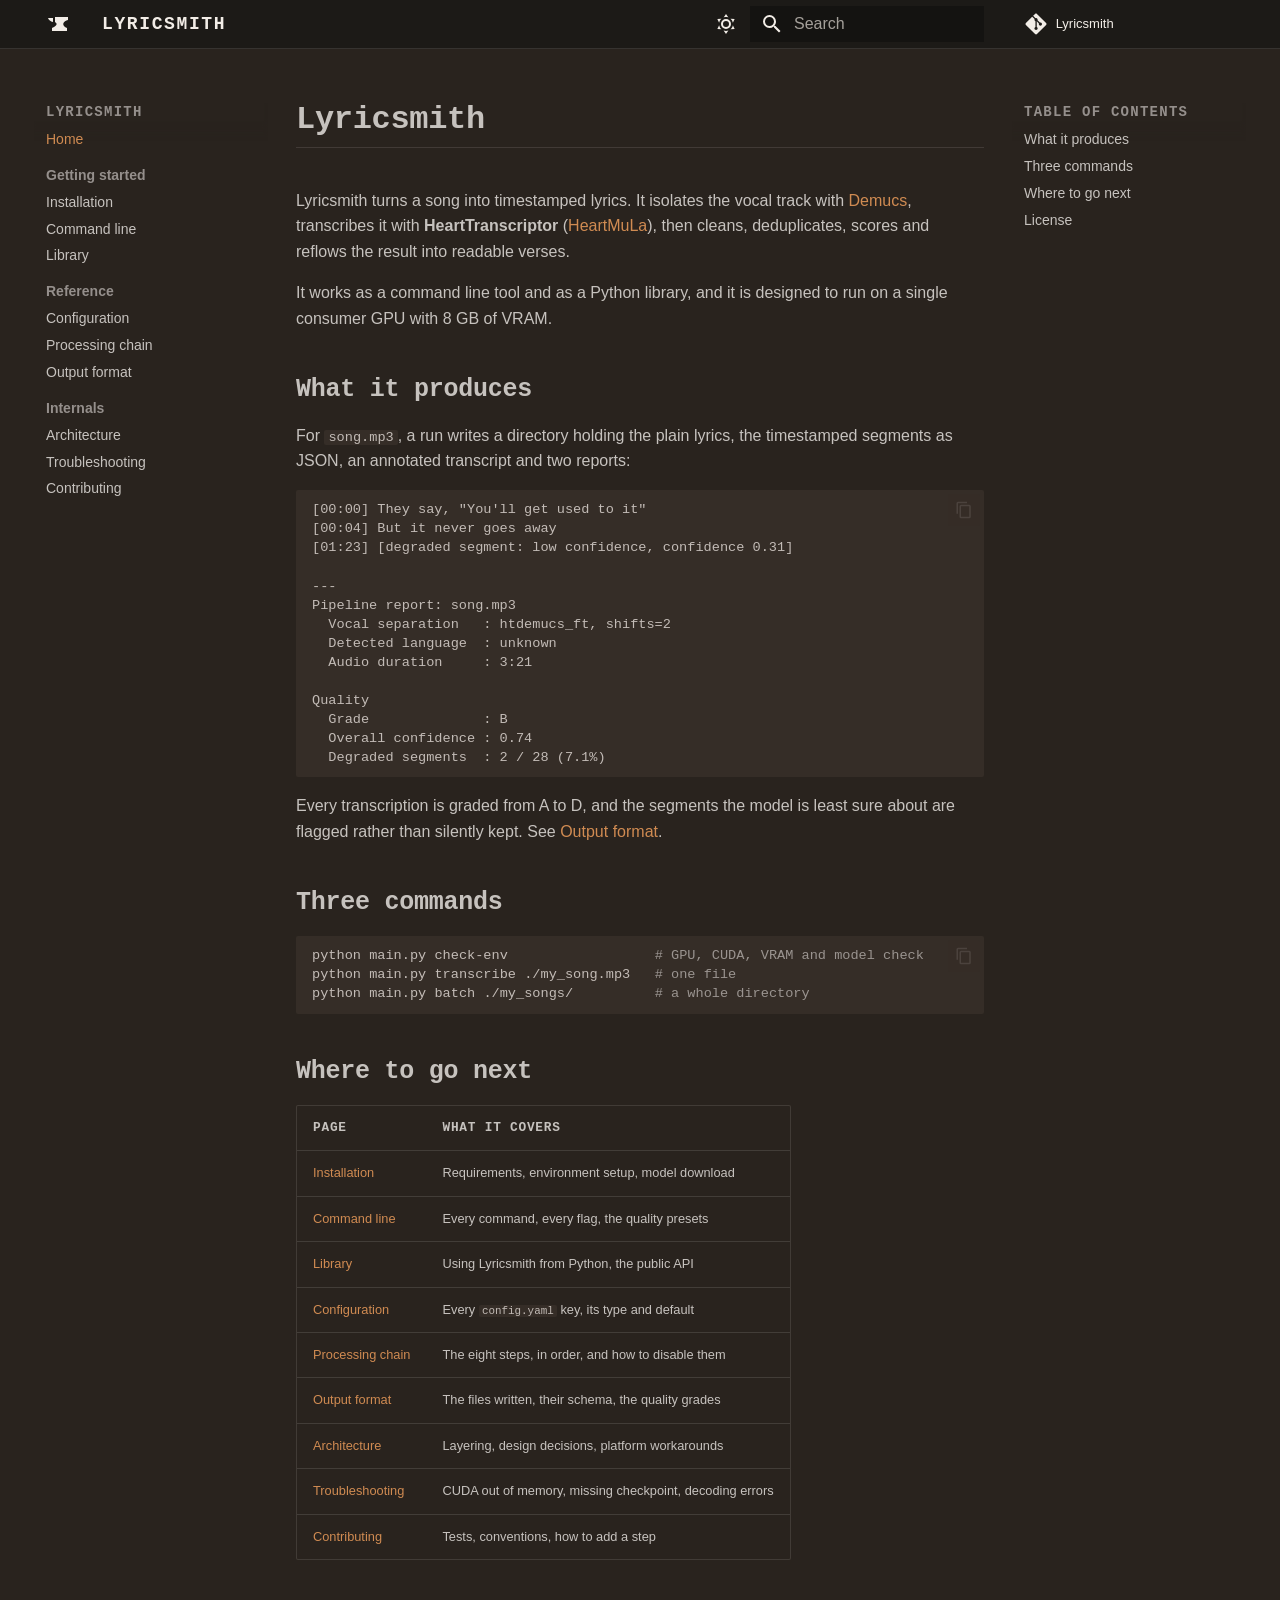
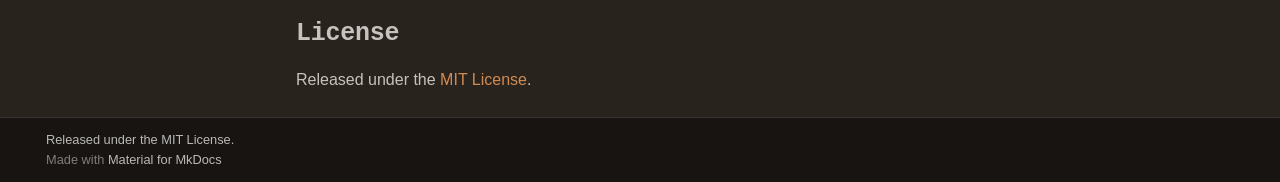
<file: index.html>
<!doctype html>
<html lang="en" class="no-js">
  <head>
    
      <meta charset="utf-8">
      <meta name="viewport" content="width=device-width,initial-scale=1">
      
        <meta name="description" content="Turn a song into timestamped lyrics, with Demucs and HeartTranscriptor.">
      
      
      
        <link rel="canonical" href="https://Laidwin.github.io/Lyricsmith/">
      
      
      
        <link rel="next" href="installation/">
      
      
        
      
      
      <link rel="icon" href="assets/images/favicon.png">
      <meta name="generator" content="mkdocs-1.6.1, mkdocs-material-9.7.7">
    
    
      
        <title>Lyricsmith</title>
      
    
    
      <link rel="stylesheet" href="assets/stylesheets/main.ec1eaa64.min.css">
      
        
        <link rel="stylesheet" href="assets/stylesheets/palette.ab4e12ef.min.css">
      
      


    
    
      
    
    
      
    
    
      <link rel="stylesheet" href="stylesheets/forge.css">
    
    <script>__md_scope=new URL(".",location),__md_hash=e=>[...e].reduce(((e,_)=>(e<<5)-e+_.charCodeAt(0)),0),__md_get=(e,_=localStorage,t=__md_scope)=>JSON.parse(_.getItem(t.pathname+"."+e)),__md_set=(e,_,t=localStorage,a=__md_scope)=>{try{t.setItem(a.pathname+"."+e,JSON.stringify(_))}catch(e){}}</script>
    
      

    
    
  </head>
  
  
    
    
      
    
    
    
    
    <body dir="ltr" data-md-color-scheme="slate" data-md-color-primary="custom" data-md-color-accent="custom">
  
    
    <input class="md-toggle" data-md-toggle="drawer" type="checkbox" id="__drawer" autocomplete="off">
    <input class="md-toggle" data-md-toggle="search" type="checkbox" id="__search" autocomplete="off">
    <label class="md-overlay" for="__drawer"></label>
    <div data-md-component="skip">
      
        
        <a href="#lyricsmith" class="md-skip">
          Skip to content
        </a>
      
    </div>
    <div data-md-component="announce">
      
    </div>
    
    
      

  

<header class="md-header md-header--shadow" data-md-component="header">
  <nav class="md-header__inner md-grid" aria-label="Header">
    <a href="." title="Lyricsmith" class="md-header__button md-logo" aria-label="Lyricsmith" data-md-component="logo">
      
  
  <svg xmlns="http://www.w3.org/2000/svg" viewBox="0 0 24 24"><path d="M9 5v5c4.03 2.47-.56 4.97-3 6v3h15v-3c-6.41-2.73-3.53-7 1-8V5zM2 6c.81 2.13 2.42 3.5 5 4V6z"/></svg>

    </a>
    <label class="md-header__button md-icon" for="__drawer">
      
      <svg xmlns="http://www.w3.org/2000/svg" viewBox="0 0 24 24"><path d="M3 6h18v2H3zm0 5h18v2H3zm0 5h18v2H3z"/></svg>
    </label>
    <div class="md-header__title" data-md-component="header-title">
      <div class="md-header__ellipsis">
        <div class="md-header__topic">
          <span class="md-ellipsis">
            Lyricsmith
          </span>
        </div>
        <div class="md-header__topic" data-md-component="header-topic">
          <span class="md-ellipsis">
            
              Home
            
          </span>
        </div>
      </div>
    </div>
    
      
        <form class="md-header__option" data-md-component="palette">
  
    
    
    
    <input class="md-option" data-md-color-media="" data-md-color-scheme="slate" data-md-color-primary="custom" data-md-color-accent="custom"  aria-label="Switch to light mode"  type="radio" name="__palette" id="__palette_0">
    
      <label class="md-header__button md-icon" title="Switch to light mode" for="__palette_1" hidden>
        <svg xmlns="http://www.w3.org/2000/svg" viewBox="0 0 24 24"><path d="M12 7a5 5 0 0 1 5 5 5 5 0 0 1-5 5 5 5 0 0 1-5-5 5 5 0 0 1 5-5m0 2a3 3 0 0 0-3 3 3 3 0 0 0 3 3 3 3 0 0 0 3-3 3 3 0 0 0-3-3m0-7 2.39 3.42C13.65 5.15 12.84 5 12 5s-1.65.15-2.39.42zM3.34 7l4.16-.35A7.2 7.2 0 0 0 5.94 8.5c-.44.74-.69 1.5-.83 2.29zm.02 10 1.76-3.77a7.131 7.131 0 0 0 2.38 4.14zM20.65 7l-1.77 3.79a7.02 7.02 0 0 0-2.38-4.15zm-.01 10-4.14.36c.59-.51 1.12-1.14 1.54-1.86.42-.73.69-1.5.83-2.29zM12 22l-2.41-3.44c.74.27 1.55.44 2.41.44.82 0 1.63-.17 2.37-.44z"/></svg>
      </label>
    
  
    
    
    
    <input class="md-option" data-md-color-media="" data-md-color-scheme="default" data-md-color-primary="custom" data-md-color-accent="custom"  aria-label="Switch to dark mode"  type="radio" name="__palette" id="__palette_1">
    
      <label class="md-header__button md-icon" title="Switch to dark mode" for="__palette_0" hidden>
        <svg xmlns="http://www.w3.org/2000/svg" viewBox="0 0 24 24"><path d="m17.75 4.09-2.53 1.94.91 3.06-2.63-1.81-2.63 1.81.91-3.06-2.53-1.94L12.44 4l1.06-3 1.06 3zm3.5 6.91-1.64 1.25.59 1.98-1.7-1.17-1.7 1.17.59-1.98L15.75 11l2.06-.05L18.5 9l.69 1.95zm-2.28 4.95c.83-.08 1.72 1.1 1.19 1.85-.32.45-.66.87-1.08 1.27C15.17 23 8.84 23 4.94 19.07c-3.91-3.9-3.91-10.24 0-14.14.4-.4.82-.76 1.27-1.08.75-.53 1.93.36 1.85 1.19-.27 2.86.69 5.83 2.89 8.02a9.96 9.96 0 0 0 8.02 2.89m-1.64 2.02a12.08 12.08 0 0 1-7.8-3.47c-2.17-2.19-3.33-5-3.49-7.82-2.81 3.14-2.7 7.96.31 10.98 3.02 3.01 7.84 3.12 10.98.31"/></svg>
      </label>
    
  
</form>
      
    
    
      <script>var palette=__md_get("__palette");if(palette&&palette.color){if("(prefers-color-scheme)"===palette.color.media){var media=matchMedia("(prefers-color-scheme: light)"),input=document.querySelector(media.matches?"[data-md-color-media='(prefers-color-scheme: light)']":"[data-md-color-media='(prefers-color-scheme: dark)']");palette.color.media=input.getAttribute("data-md-color-media"),palette.color.scheme=input.getAttribute("data-md-color-scheme"),palette.color.primary=input.getAttribute("data-md-color-primary"),palette.color.accent=input.getAttribute("data-md-color-accent")}for(var[key,value]of Object.entries(palette.color))document.body.setAttribute("data-md-color-"+key,value)}</script>
    
    
    
      
      
        <label class="md-header__button md-icon" for="__search">
          
          <svg xmlns="http://www.w3.org/2000/svg" viewBox="0 0 24 24"><path d="M9.5 3A6.5 6.5 0 0 1 16 9.5c0 1.61-.59 3.09-1.56 4.23l.27.27h.79l5 5-1.5 1.5-5-5v-.79l-.27-.27A6.52 6.52 0 0 1 9.5 16 6.5 6.5 0 0 1 3 9.5 6.5 6.5 0 0 1 9.5 3m0 2C7 5 5 7 5 9.5S7 14 9.5 14 14 12 14 9.5 12 5 9.5 5"/></svg>
        </label>
        <div class="md-search" data-md-component="search" role="dialog">
  <label class="md-search__overlay" for="__search"></label>
  <div class="md-search__inner" role="search">
    <form class="md-search__form" name="search">
      <input type="text" class="md-search__input" name="query" aria-label="Search" placeholder="Search" autocapitalize="off" autocorrect="off" autocomplete="off" spellcheck="false" data-md-component="search-query" required>
      <label class="md-search__icon md-icon" for="__search">
        
        <svg xmlns="http://www.w3.org/2000/svg" viewBox="0 0 24 24"><path d="M9.5 3A6.5 6.5 0 0 1 16 9.5c0 1.61-.59 3.09-1.56 4.23l.27.27h.79l5 5-1.5 1.5-5-5v-.79l-.27-.27A6.52 6.52 0 0 1 9.5 16 6.5 6.5 0 0 1 3 9.5 6.5 6.5 0 0 1 9.5 3m0 2C7 5 5 7 5 9.5S7 14 9.5 14 14 12 14 9.5 12 5 9.5 5"/></svg>
        
        <svg xmlns="http://www.w3.org/2000/svg" viewBox="0 0 24 24"><path d="M20 11v2H8l5.5 5.5-1.42 1.42L4.16 12l7.92-7.92L13.5 5.5 8 11z"/></svg>
      </label>
      <nav class="md-search__options" aria-label="Search">
        
        <button type="reset" class="md-search__icon md-icon" title="Clear" aria-label="Clear" tabindex="-1">
          
          <svg xmlns="http://www.w3.org/2000/svg" viewBox="0 0 24 24"><path d="M19 6.41 17.59 5 12 10.59 6.41 5 5 6.41 10.59 12 5 17.59 6.41 19 12 13.41 17.59 19 19 17.59 13.41 12z"/></svg>
        </button>
      </nav>
      
        <div class="md-search__suggest" data-md-component="search-suggest"></div>
      
    </form>
    <div class="md-search__output">
      <div class="md-search__scrollwrap" tabindex="0" data-md-scrollfix>
        <div class="md-search-result" data-md-component="search-result">
          <div class="md-search-result__meta">
            Initializing search
          </div>
          <ol class="md-search-result__list" role="presentation"></ol>
        </div>
      </div>
    </div>
  </div>
</div>
      
    
    
      <div class="md-header__source">
        <a href="https://github.com/Laidwin/Lyricsmith" title="Go to repository" class="md-source" data-md-component="source">
  <div class="md-source__icon md-icon">
    
    <svg xmlns="http://www.w3.org/2000/svg" viewBox="0 0 448 512"><!--! Font Awesome Free 7.1.0 by @fontawesome - https://fontawesome.com License - https://fontawesome.com/license/free (Icons: CC BY 4.0, Fonts: SIL OFL 1.1, Code: MIT License) Copyright 2025 Fonticons, Inc.--><path d="M439.6 236.1 244 40.5c-5.4-5.5-12.8-8.5-20.4-8.5s-15 3-20.4 8.4L162.5 81l51.5 51.5c27.1-9.1 52.7 16.8 43.4 43.7l49.7 49.7c34.2-11.8 61.2 31 35.5 56.7-26.5 26.5-70.2-2.9-56-37.3L240.3 199v121.9c25.3 12.5 22.3 41.8 9.1 55-6.4 6.4-15.2 10.1-24.3 10.1s-17.8-3.6-24.3-10.1c-17.6-17.6-11.1-46.9 11.2-56v-123c-20.8-8.5-24.6-30.7-18.6-45L142.6 101 8.5 235.1C3 240.6 0 247.9 0 255.5s3 15 8.5 20.4l195.6 195.7c5.4 5.4 12.7 8.4 20.4 8.4s15-3 20.4-8.4l194.7-194.7c5.4-5.4 8.4-12.8 8.4-20.4s-3-15-8.4-20.4"/></svg>
  </div>
  <div class="md-source__repository">
    Lyricsmith
  </div>
</a>
      </div>
    
  </nav>
  
</header>
    
    <div class="md-container" data-md-component="container">
      
      
        
          
        
      
      <main class="md-main" data-md-component="main">
        <div class="md-main__inner md-grid">
          
            
              
              <div class="md-sidebar md-sidebar--primary" data-md-component="sidebar" data-md-type="navigation" >
                <div class="md-sidebar__scrollwrap">
                  <div class="md-sidebar__inner">
                    



<nav class="md-nav md-nav--primary" aria-label="Navigation" data-md-level="0">
  <label class="md-nav__title" for="__drawer">
    <a href="." title="Lyricsmith" class="md-nav__button md-logo" aria-label="Lyricsmith" data-md-component="logo">
      
  
  <svg xmlns="http://www.w3.org/2000/svg" viewBox="0 0 24 24"><path d="M9 5v5c4.03 2.47-.56 4.97-3 6v3h15v-3c-6.41-2.73-3.53-7 1-8V5zM2 6c.81 2.13 2.42 3.5 5 4V6z"/></svg>

    </a>
    Lyricsmith
  </label>
  
    <div class="md-nav__source">
      <a href="https://github.com/Laidwin/Lyricsmith" title="Go to repository" class="md-source" data-md-component="source">
  <div class="md-source__icon md-icon">
    
    <svg xmlns="http://www.w3.org/2000/svg" viewBox="0 0 448 512"><!--! Font Awesome Free 7.1.0 by @fontawesome - https://fontawesome.com License - https://fontawesome.com/license/free (Icons: CC BY 4.0, Fonts: SIL OFL 1.1, Code: MIT License) Copyright 2025 Fonticons, Inc.--><path d="M439.6 236.1 244 40.5c-5.4-5.5-12.8-8.5-20.4-8.5s-15 3-20.4 8.4L162.5 81l51.5 51.5c27.1-9.1 52.7 16.8 43.4 43.7l49.7 49.7c34.2-11.8 61.2 31 35.5 56.7-26.5 26.5-70.2-2.9-56-37.3L240.3 199v121.9c25.3 12.5 22.3 41.8 9.1 55-6.4 6.4-15.2 10.1-24.3 10.1s-17.8-3.6-24.3-10.1c-17.6-17.6-11.1-46.9 11.2-56v-123c-20.8-8.5-24.6-30.7-18.6-45L142.6 101 8.5 235.1C3 240.6 0 247.9 0 255.5s3 15 8.5 20.4l195.6 195.7c5.4 5.4 12.7 8.4 20.4 8.4s15-3 20.4-8.4l194.7-194.7c5.4-5.4 8.4-12.8 8.4-20.4s-3-15-8.4-20.4"/></svg>
  </div>
  <div class="md-source__repository">
    Lyricsmith
  </div>
</a>
    </div>
  
  <ul class="md-nav__list" data-md-scrollfix>
    
      
      
  
  
    
  
  
  
    <li class="md-nav__item md-nav__item--active">
      
      <input class="md-nav__toggle md-toggle" type="checkbox" id="__toc">
      
      
        
      
      
        <label class="md-nav__link md-nav__link--active" for="__toc">
          
  
  
  <span class="md-ellipsis">
    
  
    Home
  

    
  </span>
  
  

          <span class="md-nav__icon md-icon"></span>
        </label>
      
      <a href="." class="md-nav__link md-nav__link--active">
        
  
  
  <span class="md-ellipsis">
    
  
    Home
  

    
  </span>
  
  

      </a>
      
        

<nav class="md-nav md-nav--secondary" aria-label="Table of contents">
  
  
  
    
  
  
    <label class="md-nav__title" for="__toc">
      <span class="md-nav__icon md-icon"></span>
      Table of contents
    </label>
    <ul class="md-nav__list" data-md-component="toc" data-md-scrollfix>
      
        <li class="md-nav__item">
  <a href="#what-it-produces" class="md-nav__link">
    <span class="md-ellipsis">
      
        What it produces
      
    </span>
  </a>
  
</li>
      
        <li class="md-nav__item">
  <a href="#three-commands" class="md-nav__link">
    <span class="md-ellipsis">
      
        Three commands
      
    </span>
  </a>
  
</li>
      
        <li class="md-nav__item">
  <a href="#where-to-go-next" class="md-nav__link">
    <span class="md-ellipsis">
      
        Where to go next
      
    </span>
  </a>
  
</li>
      
        <li class="md-nav__item">
  <a href="#license" class="md-nav__link">
    <span class="md-ellipsis">
      
        License
      
    </span>
  </a>
  
</li>
      
    </ul>
  
</nav>
      
    </li>
  

    
      
      
  
  
  
  
    
    
    
    
      
        
        
      
    
    
    <li class="md-nav__item md-nav__item--section md-nav__item--nested">
      
        
        
        <input class="md-nav__toggle md-toggle " type="checkbox" id="__nav_2" >
        
          
          <label class="md-nav__link" for="__nav_2" id="__nav_2_label" tabindex="">
            
  
  
  <span class="md-ellipsis">
    
  
    Getting started
  

    
  </span>
  
  

            <span class="md-nav__icon md-icon"></span>
          </label>
        
        <nav class="md-nav" data-md-level="1" aria-labelledby="__nav_2_label" aria-expanded="false">
          <label class="md-nav__title" for="__nav_2">
            <span class="md-nav__icon md-icon"></span>
            
  
    Getting started
  

          </label>
          <ul class="md-nav__list" data-md-scrollfix>
            
              
                
  
  
  
  
    <li class="md-nav__item">
      <a href="installation/" class="md-nav__link">
        
  
  
  <span class="md-ellipsis">
    
  
    Installation
  

    
  </span>
  
  

      </a>
    </li>
  

              
            
              
                
  
  
  
  
    <li class="md-nav__item">
      <a href="cli/" class="md-nav__link">
        
  
  
  <span class="md-ellipsis">
    
  
    Command line
  

    
  </span>
  
  

      </a>
    </li>
  

              
            
              
                
  
  
  
  
    <li class="md-nav__item">
      <a href="library/" class="md-nav__link">
        
  
  
  <span class="md-ellipsis">
    
  
    Library
  

    
  </span>
  
  

      </a>
    </li>
  

              
            
          </ul>
        </nav>
      
    </li>
  

    
      
      
  
  
  
  
    
    
    
    
      
        
        
      
    
    
    <li class="md-nav__item md-nav__item--section md-nav__item--nested">
      
        
        
        <input class="md-nav__toggle md-toggle " type="checkbox" id="__nav_3" >
        
          
          <label class="md-nav__link" for="__nav_3" id="__nav_3_label" tabindex="">
            
  
  
  <span class="md-ellipsis">
    
  
    Reference
  

    
  </span>
  
  

            <span class="md-nav__icon md-icon"></span>
          </label>
        
        <nav class="md-nav" data-md-level="1" aria-labelledby="__nav_3_label" aria-expanded="false">
          <label class="md-nav__title" for="__nav_3">
            <span class="md-nav__icon md-icon"></span>
            
  
    Reference
  

          </label>
          <ul class="md-nav__list" data-md-scrollfix>
            
              
                
  
  
  
  
    <li class="md-nav__item">
      <a href="configuration/" class="md-nav__link">
        
  
  
  <span class="md-ellipsis">
    
  
    Configuration
  

    
  </span>
  
  

      </a>
    </li>
  

              
            
              
                
  
  
  
  
    <li class="md-nav__item">
      <a href="processing-chain/" class="md-nav__link">
        
  
  
  <span class="md-ellipsis">
    
  
    Processing chain
  

    
  </span>
  
  

      </a>
    </li>
  

              
            
              
                
  
  
  
  
    <li class="md-nav__item">
      <a href="output/" class="md-nav__link">
        
  
  
  <span class="md-ellipsis">
    
  
    Output format
  

    
  </span>
  
  

      </a>
    </li>
  

              
            
          </ul>
        </nav>
      
    </li>
  

    
      
      
  
  
  
  
    
    
    
    
      
        
        
      
    
    
    <li class="md-nav__item md-nav__item--section md-nav__item--nested">
      
        
        
        <input class="md-nav__toggle md-toggle " type="checkbox" id="__nav_4" >
        
          
          <label class="md-nav__link" for="__nav_4" id="__nav_4_label" tabindex="">
            
  
  
  <span class="md-ellipsis">
    
  
    Internals
  

    
  </span>
  
  

            <span class="md-nav__icon md-icon"></span>
          </label>
        
        <nav class="md-nav" data-md-level="1" aria-labelledby="__nav_4_label" aria-expanded="false">
          <label class="md-nav__title" for="__nav_4">
            <span class="md-nav__icon md-icon"></span>
            
  
    Internals
  

          </label>
          <ul class="md-nav__list" data-md-scrollfix>
            
              
                
  
  
  
  
    <li class="md-nav__item">
      <a href="architecture/" class="md-nav__link">
        
  
  
  <span class="md-ellipsis">
    
  
    Architecture
  

    
  </span>
  
  

      </a>
    </li>
  

              
            
              
                
  
  
  
  
    <li class="md-nav__item">
      <a href="troubleshooting/" class="md-nav__link">
        
  
  
  <span class="md-ellipsis">
    
  
    Troubleshooting
  

    
  </span>
  
  

      </a>
    </li>
  

              
            
              
                
  
  
  
  
    <li class="md-nav__item">
      <a href="contributing/" class="md-nav__link">
        
  
  
  <span class="md-ellipsis">
    
  
    Contributing
  

    
  </span>
  
  

      </a>
    </li>
  

              
            
          </ul>
        </nav>
      
    </li>
  

    
  </ul>
</nav>
                  </div>
                </div>
              </div>
            
            
              
              <div class="md-sidebar md-sidebar--secondary" data-md-component="sidebar" data-md-type="toc" >
                <div class="md-sidebar__scrollwrap">
                  <div class="md-sidebar__inner">
                    

<nav class="md-nav md-nav--secondary" aria-label="Table of contents">
  
  
  
    
  
  
    <label class="md-nav__title" for="__toc">
      <span class="md-nav__icon md-icon"></span>
      Table of contents
    </label>
    <ul class="md-nav__list" data-md-component="toc" data-md-scrollfix>
      
        <li class="md-nav__item">
  <a href="#what-it-produces" class="md-nav__link">
    <span class="md-ellipsis">
      
        What it produces
      
    </span>
  </a>
  
</li>
      
        <li class="md-nav__item">
  <a href="#three-commands" class="md-nav__link">
    <span class="md-ellipsis">
      
        Three commands
      
    </span>
  </a>
  
</li>
      
        <li class="md-nav__item">
  <a href="#where-to-go-next" class="md-nav__link">
    <span class="md-ellipsis">
      
        Where to go next
      
    </span>
  </a>
  
</li>
      
        <li class="md-nav__item">
  <a href="#license" class="md-nav__link">
    <span class="md-ellipsis">
      
        License
      
    </span>
  </a>
  
</li>
      
    </ul>
  
</nav>
                  </div>
                </div>
              </div>
            
          
          
            <div class="md-content" data-md-component="content">
              
              <article class="md-content__inner md-typeset">
                
                  


  
  


<h1 id="lyricsmith">Lyricsmith<a class="headerlink" href="#lyricsmith" title="Permanent link">&para;</a></h1>
<p>Lyricsmith turns a song into timestamped lyrics. It isolates the vocal track
with <a href="https://github.com/facebookresearch/demucs">Demucs</a>, transcribes it with
<strong>HeartTranscriptor</strong> (<a href="https://github.com/HeartMuLa">HeartMuLa</a>), then cleans,
deduplicates, scores and reflows the result into readable verses.</p>
<p>It works as a command line tool and as a Python library, and it is designed to
run on a single consumer GPU with 8 GB of VRAM.</p>
<h2 id="what-it-produces">What it produces<a class="headerlink" href="#what-it-produces" title="Permanent link">&para;</a></h2>
<p>For <code>song.mp3</code>, a run writes a directory holding the plain lyrics, the
timestamped segments as JSON, an annotated transcript and two reports:</p>
<div class="highlight"><pre><span></span><code><a id="__codelineno-0-1" name="__codelineno-0-1" href="#__codelineno-0-1"></a>[00:00] They say, "You'll get used to it"
<a id="__codelineno-0-2" name="__codelineno-0-2" href="#__codelineno-0-2"></a>[00:04] But it never goes away
<a id="__codelineno-0-3" name="__codelineno-0-3" href="#__codelineno-0-3"></a>[01:23] [degraded segment: low confidence, confidence 0.31]
<a id="__codelineno-0-4" name="__codelineno-0-4" href="#__codelineno-0-4"></a>
<a id="__codelineno-0-5" name="__codelineno-0-5" href="#__codelineno-0-5"></a>---
<a id="__codelineno-0-6" name="__codelineno-0-6" href="#__codelineno-0-6"></a>Pipeline report: song.mp3
<a id="__codelineno-0-7" name="__codelineno-0-7" href="#__codelineno-0-7"></a>  Vocal separation   : htdemucs_ft, shifts=2
<a id="__codelineno-0-8" name="__codelineno-0-8" href="#__codelineno-0-8"></a>  Detected language  : unknown
<a id="__codelineno-0-9" name="__codelineno-0-9" href="#__codelineno-0-9"></a>  Audio duration     : 3:21
<a id="__codelineno-0-10" name="__codelineno-0-10" href="#__codelineno-0-10"></a>
<a id="__codelineno-0-11" name="__codelineno-0-11" href="#__codelineno-0-11"></a>Quality
<a id="__codelineno-0-12" name="__codelineno-0-12" href="#__codelineno-0-12"></a>  Grade              : B
<a id="__codelineno-0-13" name="__codelineno-0-13" href="#__codelineno-0-13"></a>  Overall confidence : 0.74
<a id="__codelineno-0-14" name="__codelineno-0-14" href="#__codelineno-0-14"></a>  Degraded segments  : 2 / 28 (7.1%)
</code></pre></div>
<p>Every transcription is graded from A to D, and the segments the model is least
sure about are flagged rather than silently kept. See
<a href="output/">Output format</a>.</p>
<h2 id="three-commands">Three commands<a class="headerlink" href="#three-commands" title="Permanent link">&para;</a></h2>
<div class="highlight"><pre><span></span><code><a id="__codelineno-1-1" name="__codelineno-1-1" href="#__codelineno-1-1"></a>python<span class="w"> </span>main.py<span class="w"> </span>check-env<span class="w">                  </span><span class="c1"># GPU, CUDA, VRAM and model check</span>
<a id="__codelineno-1-2" name="__codelineno-1-2" href="#__codelineno-1-2"></a>python<span class="w"> </span>main.py<span class="w"> </span>transcribe<span class="w"> </span>./my_song.mp3<span class="w">   </span><span class="c1"># one file</span>
<a id="__codelineno-1-3" name="__codelineno-1-3" href="#__codelineno-1-3"></a>python<span class="w"> </span>main.py<span class="w"> </span>batch<span class="w"> </span>./my_songs/<span class="w">          </span><span class="c1"># a whole directory</span>
</code></pre></div>
<h2 id="where-to-go-next">Where to go next<a class="headerlink" href="#where-to-go-next" title="Permanent link">&para;</a></h2>
<table>
<thead>
<tr>
<th>Page</th>
<th>What it covers</th>
</tr>
</thead>
<tbody>
<tr>
<td><a href="installation/">Installation</a></td>
<td>Requirements, environment setup, model download</td>
</tr>
<tr>
<td><a href="cli/">Command line</a></td>
<td>Every command, every flag, the quality presets</td>
</tr>
<tr>
<td><a href="library/">Library</a></td>
<td>Using Lyricsmith from Python, the public API</td>
</tr>
<tr>
<td><a href="configuration/">Configuration</a></td>
<td>Every <code>config.yaml</code> key, its type and default</td>
</tr>
<tr>
<td><a href="processing-chain/">Processing chain</a></td>
<td>The eight steps, in order, and how to disable them</td>
</tr>
<tr>
<td><a href="output/">Output format</a></td>
<td>The files written, their schema, the quality grades</td>
</tr>
<tr>
<td><a href="architecture/">Architecture</a></td>
<td>Layering, design decisions, platform workarounds</td>
</tr>
<tr>
<td><a href="troubleshooting/">Troubleshooting</a></td>
<td>CUDA out of memory, missing checkpoint, decoding errors</td>
</tr>
<tr>
<td><a href="contributing/">Contributing</a></td>
<td>Tests, conventions, how to add a step</td>
</tr>
</tbody>
</table>
<h2 id="license">License<a class="headerlink" href="#license" title="Permanent link">&para;</a></h2>
<p>Released under the <a href="https://opensource.org/licenses/MIT">MIT License</a>.</p>












                
              </article>
            </div>
          
          
<script>var target=document.getElementById(location.hash.slice(1));target&&target.name&&(target.checked=target.name.startsWith("__tabbed_"))</script>
        </div>
        
          <button type="button" class="md-top md-icon" data-md-component="top" hidden>
  
  <svg xmlns="http://www.w3.org/2000/svg" viewBox="0 0 24 24"><path d="M13 20h-2V8l-5.5 5.5-1.42-1.42L12 4.16l7.92 7.92-1.42 1.42L13 8z"/></svg>
  Back to top
</button>
        
      </main>
      
        <footer class="md-footer">
  
  <div class="md-footer-meta md-typeset">
    <div class="md-footer-meta__inner md-grid">
      <div class="md-copyright">
  
    <div class="md-copyright__highlight">
      Released under the MIT License.
    </div>
  
  
    Made with
    <a href="https://squidfunk.github.io/mkdocs-material/" target="_blank" rel="noopener">
      Material for MkDocs
    </a>
  
</div>
      
    </div>
  </div>
</footer>
      
    </div>
    <div class="md-dialog" data-md-component="dialog">
      <div class="md-dialog__inner md-typeset"></div>
    </div>
    
    
    
      
      
      <script id="__config" type="application/json">{"annotate": null, "base": ".", "features": ["navigation.sections", "navigation.top", "toc.follow", "content.code.copy", "search.highlight", "search.suggest"], "search": "assets/javascripts/workers/search.2c215733.min.js", "tags": null, "translations": {"clipboard.copied": "Copied to clipboard", "clipboard.copy": "Copy to clipboard", "search.result.more.one": "1 more on this page", "search.result.more.other": "# more on this page", "search.result.none": "No matching documents", "search.result.one": "1 matching document", "search.result.other": "# matching documents", "search.result.placeholder": "Type to start searching", "search.result.term.missing": "Missing", "select.version": "Select version"}, "version": null}</script>
    
    
      <script src="assets/javascripts/bundle.d7400e89.min.js"></script>
      
    
  </body>
</html>
</file>
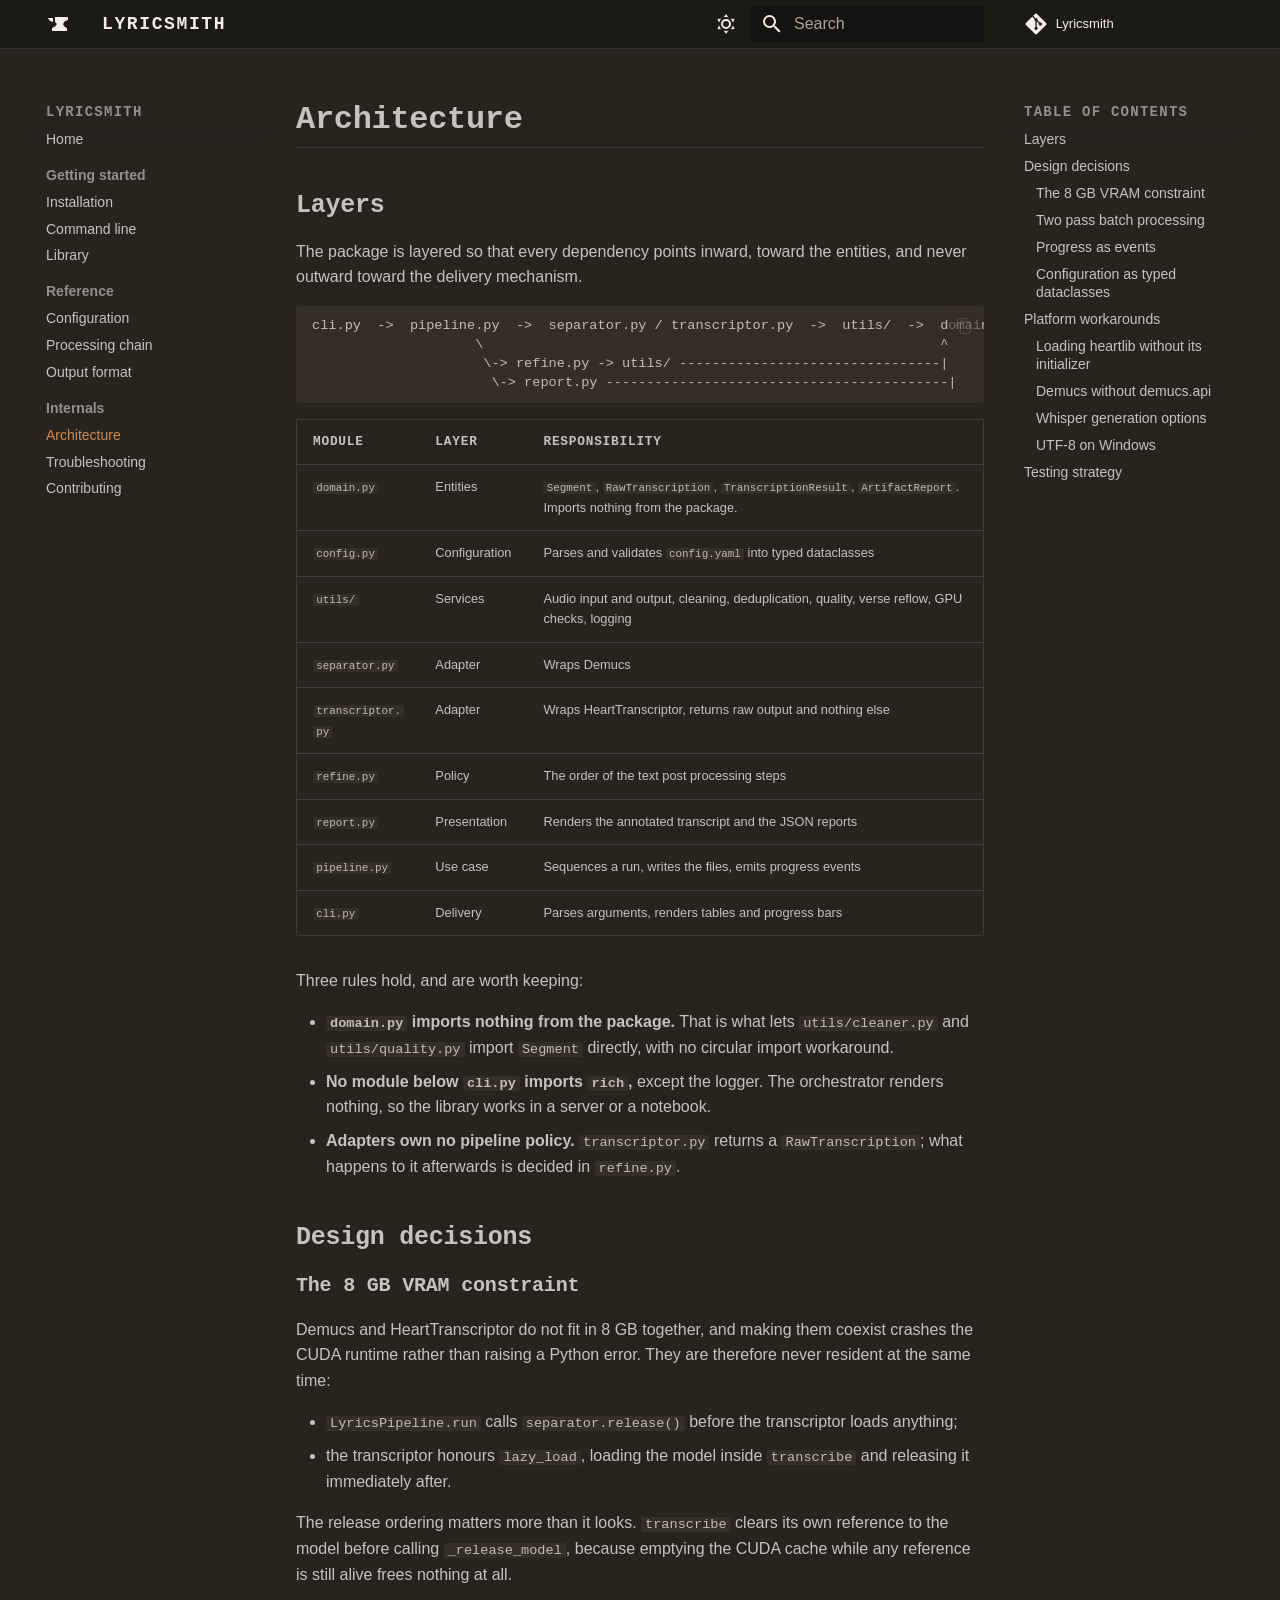
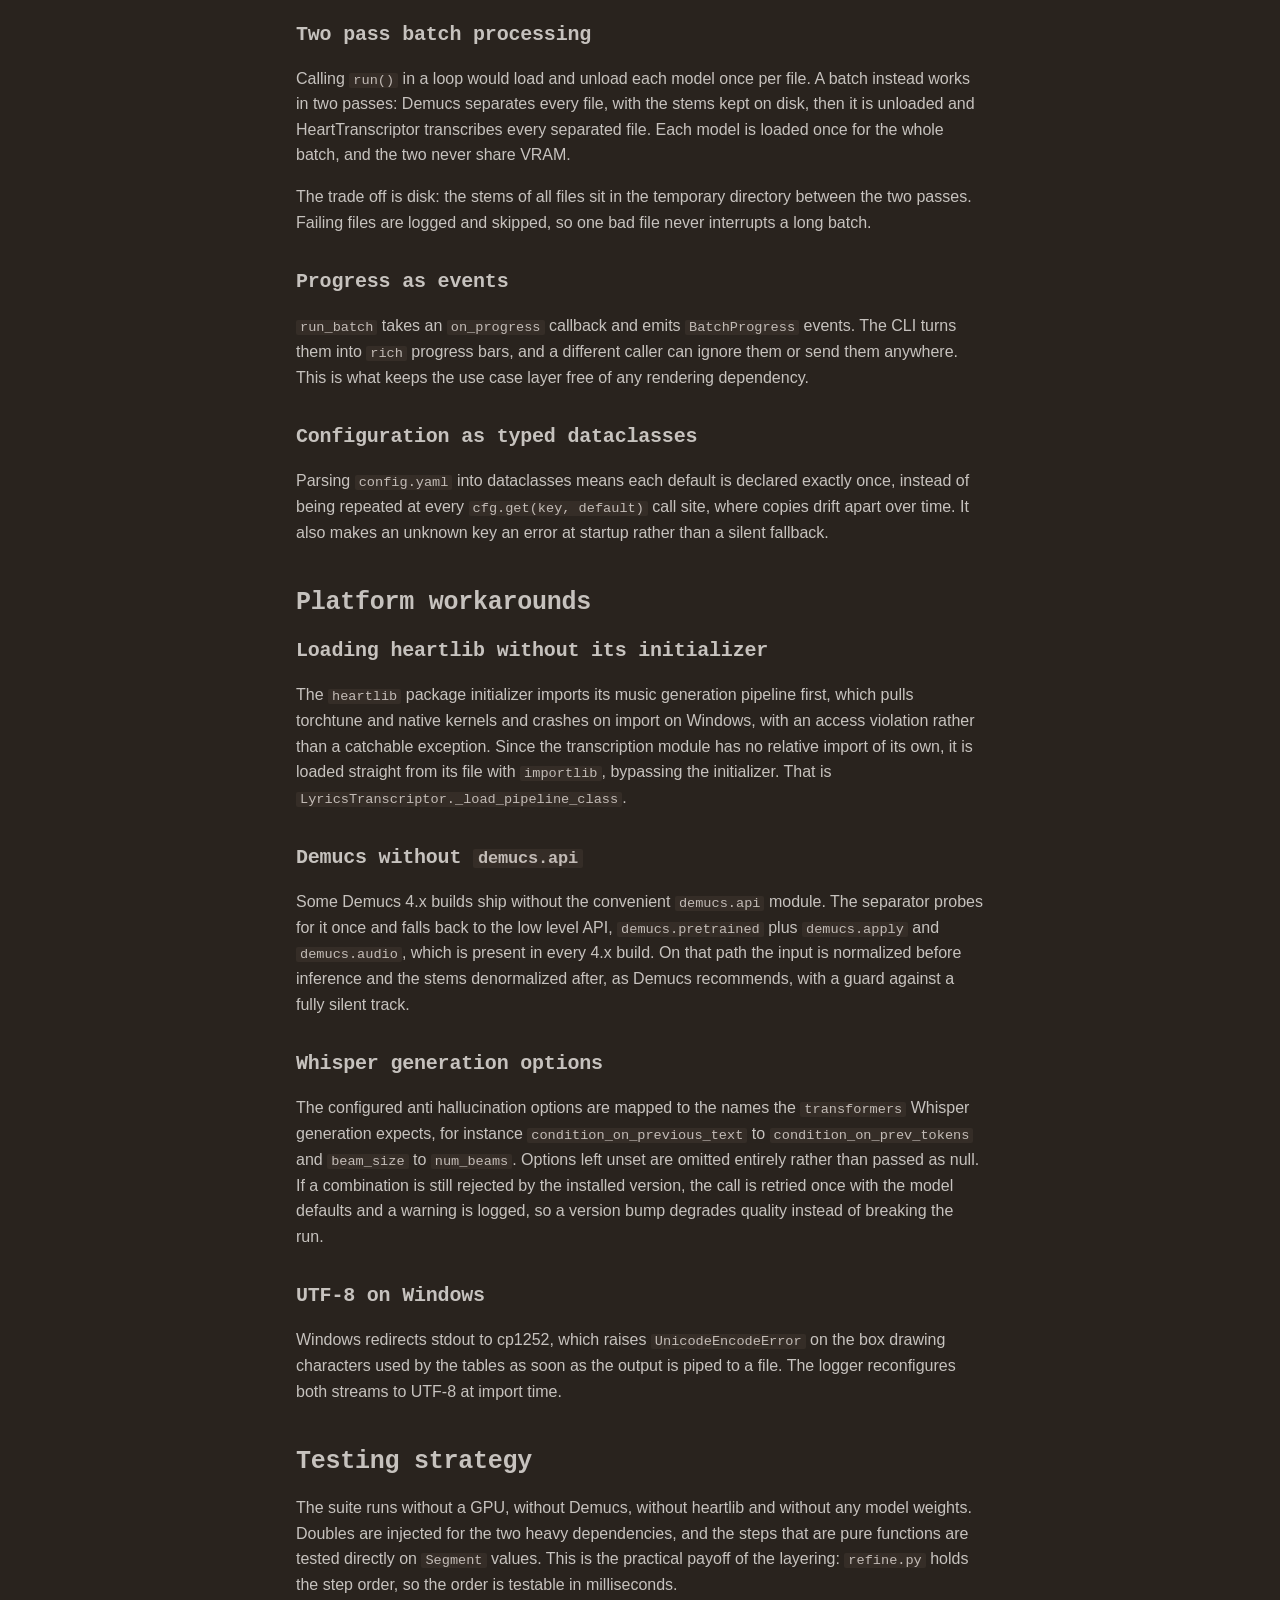
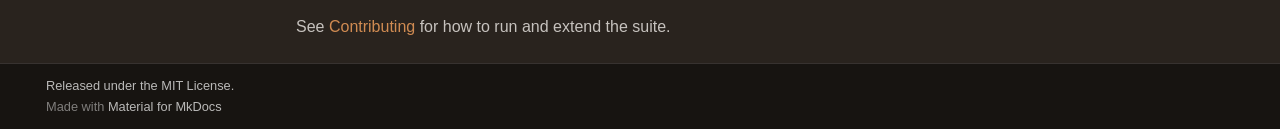
<file: architecture/index.html>
<!doctype html>
<html lang="en" class="no-js">
  <head>
    
      <meta charset="utf-8">
      <meta name="viewport" content="width=device-width,initial-scale=1">
      
        <meta name="description" content="Turn a song into timestamped lyrics, with Demucs and HeartTranscriptor.">
      
      
      
        <link rel="canonical" href="https://Laidwin.github.io/Lyricsmith/architecture/">
      
      
        <link rel="prev" href="../output/">
      
      
        <link rel="next" href="../troubleshooting/">
      
      
        
      
      
      <link rel="icon" href="../assets/images/favicon.png">
      <meta name="generator" content="mkdocs-1.6.1, mkdocs-material-9.7.7">
    
    
      
        <title>Architecture - Lyricsmith</title>
      
    
    
      <link rel="stylesheet" href="../assets/stylesheets/main.ec1eaa64.min.css">
      
        
        <link rel="stylesheet" href="../assets/stylesheets/palette.ab4e12ef.min.css">
      
      


    
    
      
    
    
      
    
    
      <link rel="stylesheet" href="../stylesheets/forge.css">
    
    <script>__md_scope=new URL("..",location),__md_hash=e=>[...e].reduce(((e,_)=>(e<<5)-e+_.charCodeAt(0)),0),__md_get=(e,_=localStorage,t=__md_scope)=>JSON.parse(_.getItem(t.pathname+"."+e)),__md_set=(e,_,t=localStorage,a=__md_scope)=>{try{t.setItem(a.pathname+"."+e,JSON.stringify(_))}catch(e){}}</script>
    
      

    
    
  </head>
  
  
    
    
      
    
    
    
    
    <body dir="ltr" data-md-color-scheme="slate" data-md-color-primary="custom" data-md-color-accent="custom">
  
    
    <input class="md-toggle" data-md-toggle="drawer" type="checkbox" id="__drawer" autocomplete="off">
    <input class="md-toggle" data-md-toggle="search" type="checkbox" id="__search" autocomplete="off">
    <label class="md-overlay" for="__drawer"></label>
    <div data-md-component="skip">
      
        
        <a href="#architecture" class="md-skip">
          Skip to content
        </a>
      
    </div>
    <div data-md-component="announce">
      
    </div>
    
    
      

  

<header class="md-header md-header--shadow" data-md-component="header">
  <nav class="md-header__inner md-grid" aria-label="Header">
    <a href=".." title="Lyricsmith" class="md-header__button md-logo" aria-label="Lyricsmith" data-md-component="logo">
      
  
  <svg xmlns="http://www.w3.org/2000/svg" viewBox="0 0 24 24"><path d="M9 5v5c4.03 2.47-.56 4.97-3 6v3h15v-3c-6.41-2.73-3.53-7 1-8V5zM2 6c.81 2.13 2.42 3.5 5 4V6z"/></svg>

    </a>
    <label class="md-header__button md-icon" for="__drawer">
      
      <svg xmlns="http://www.w3.org/2000/svg" viewBox="0 0 24 24"><path d="M3 6h18v2H3zm0 5h18v2H3zm0 5h18v2H3z"/></svg>
    </label>
    <div class="md-header__title" data-md-component="header-title">
      <div class="md-header__ellipsis">
        <div class="md-header__topic">
          <span class="md-ellipsis">
            Lyricsmith
          </span>
        </div>
        <div class="md-header__topic" data-md-component="header-topic">
          <span class="md-ellipsis">
            
              Architecture
            
          </span>
        </div>
      </div>
    </div>
    
      
        <form class="md-header__option" data-md-component="palette">
  
    
    
    
    <input class="md-option" data-md-color-media="" data-md-color-scheme="slate" data-md-color-primary="custom" data-md-color-accent="custom"  aria-label="Switch to light mode"  type="radio" name="__palette" id="__palette_0">
    
      <label class="md-header__button md-icon" title="Switch to light mode" for="__palette_1" hidden>
        <svg xmlns="http://www.w3.org/2000/svg" viewBox="0 0 24 24"><path d="M12 7a5 5 0 0 1 5 5 5 5 0 0 1-5 5 5 5 0 0 1-5-5 5 5 0 0 1 5-5m0 2a3 3 0 0 0-3 3 3 3 0 0 0 3 3 3 3 0 0 0 3-3 3 3 0 0 0-3-3m0-7 2.39 3.42C13.65 5.15 12.84 5 12 5s-1.65.15-2.39.42zM3.34 7l4.16-.35A7.2 7.2 0 0 0 5.94 8.5c-.44.74-.69 1.5-.83 2.29zm.02 10 1.76-3.77a7.131 7.131 0 0 0 2.38 4.14zM20.65 7l-1.77 3.79a7.02 7.02 0 0 0-2.38-4.15zm-.01 10-4.14.36c.59-.51 1.12-1.14 1.54-1.86.42-.73.69-1.5.83-2.29zM12 22l-2.41-3.44c.74.27 1.55.44 2.41.44.82 0 1.63-.17 2.37-.44z"/></svg>
      </label>
    
  
    
    
    
    <input class="md-option" data-md-color-media="" data-md-color-scheme="default" data-md-color-primary="custom" data-md-color-accent="custom"  aria-label="Switch to dark mode"  type="radio" name="__palette" id="__palette_1">
    
      <label class="md-header__button md-icon" title="Switch to dark mode" for="__palette_0" hidden>
        <svg xmlns="http://www.w3.org/2000/svg" viewBox="0 0 24 24"><path d="m17.75 4.09-2.53 1.94.91 3.06-2.63-1.81-2.63 1.81.91-3.06-2.53-1.94L12.44 4l1.06-3 1.06 3zm3.5 6.91-1.64 1.25.59 1.98-1.7-1.17-1.7 1.17.59-1.98L15.75 11l2.06-.05L18.5 9l.69 1.95zm-2.28 4.95c.83-.08 1.72 1.1 1.19 1.85-.32.45-.66.87-1.08 1.27C15.17 23 8.84 23 4.94 19.07c-3.91-3.9-3.91-10.24 0-14.14.4-.4.82-.76 1.27-1.08.75-.53 1.93.36 1.85 1.19-.27 2.86.69 5.83 2.89 8.02a9.96 9.96 0 0 0 8.02 2.89m-1.64 2.02a12.08 12.08 0 0 1-7.8-3.47c-2.17-2.19-3.33-5-3.49-7.82-2.81 3.14-2.7 7.96.31 10.98 3.02 3.01 7.84 3.12 10.98.31"/></svg>
      </label>
    
  
</form>
      
    
    
      <script>var palette=__md_get("__palette");if(palette&&palette.color){if("(prefers-color-scheme)"===palette.color.media){var media=matchMedia("(prefers-color-scheme: light)"),input=document.querySelector(media.matches?"[data-md-color-media='(prefers-color-scheme: light)']":"[data-md-color-media='(prefers-color-scheme: dark)']");palette.color.media=input.getAttribute("data-md-color-media"),palette.color.scheme=input.getAttribute("data-md-color-scheme"),palette.color.primary=input.getAttribute("data-md-color-primary"),palette.color.accent=input.getAttribute("data-md-color-accent")}for(var[key,value]of Object.entries(palette.color))document.body.setAttribute("data-md-color-"+key,value)}</script>
    
    
    
      
      
        <label class="md-header__button md-icon" for="__search">
          
          <svg xmlns="http://www.w3.org/2000/svg" viewBox="0 0 24 24"><path d="M9.5 3A6.5 6.5 0 0 1 16 9.5c0 1.61-.59 3.09-1.56 4.23l.27.27h.79l5 5-1.5 1.5-5-5v-.79l-.27-.27A6.52 6.52 0 0 1 9.5 16 6.5 6.5 0 0 1 3 9.5 6.5 6.5 0 0 1 9.5 3m0 2C7 5 5 7 5 9.5S7 14 9.5 14 14 12 14 9.5 12 5 9.5 5"/></svg>
        </label>
        <div class="md-search" data-md-component="search" role="dialog">
  <label class="md-search__overlay" for="__search"></label>
  <div class="md-search__inner" role="search">
    <form class="md-search__form" name="search">
      <input type="text" class="md-search__input" name="query" aria-label="Search" placeholder="Search" autocapitalize="off" autocorrect="off" autocomplete="off" spellcheck="false" data-md-component="search-query" required>
      <label class="md-search__icon md-icon" for="__search">
        
        <svg xmlns="http://www.w3.org/2000/svg" viewBox="0 0 24 24"><path d="M9.5 3A6.5 6.5 0 0 1 16 9.5c0 1.61-.59 3.09-1.56 4.23l.27.27h.79l5 5-1.5 1.5-5-5v-.79l-.27-.27A6.52 6.52 0 0 1 9.5 16 6.5 6.5 0 0 1 3 9.5 6.5 6.5 0 0 1 9.5 3m0 2C7 5 5 7 5 9.5S7 14 9.5 14 14 12 14 9.5 12 5 9.5 5"/></svg>
        
        <svg xmlns="http://www.w3.org/2000/svg" viewBox="0 0 24 24"><path d="M20 11v2H8l5.5 5.5-1.42 1.42L4.16 12l7.92-7.92L13.5 5.5 8 11z"/></svg>
      </label>
      <nav class="md-search__options" aria-label="Search">
        
        <button type="reset" class="md-search__icon md-icon" title="Clear" aria-label="Clear" tabindex="-1">
          
          <svg xmlns="http://www.w3.org/2000/svg" viewBox="0 0 24 24"><path d="M19 6.41 17.59 5 12 10.59 6.41 5 5 6.41 10.59 12 5 17.59 6.41 19 12 13.41 17.59 19 19 17.59 13.41 12z"/></svg>
        </button>
      </nav>
      
        <div class="md-search__suggest" data-md-component="search-suggest"></div>
      
    </form>
    <div class="md-search__output">
      <div class="md-search__scrollwrap" tabindex="0" data-md-scrollfix>
        <div class="md-search-result" data-md-component="search-result">
          <div class="md-search-result__meta">
            Initializing search
          </div>
          <ol class="md-search-result__list" role="presentation"></ol>
        </div>
      </div>
    </div>
  </div>
</div>
      
    
    
      <div class="md-header__source">
        <a href="https://github.com/Laidwin/Lyricsmith" title="Go to repository" class="md-source" data-md-component="source">
  <div class="md-source__icon md-icon">
    
    <svg xmlns="http://www.w3.org/2000/svg" viewBox="0 0 448 512"><!--! Font Awesome Free 7.1.0 by @fontawesome - https://fontawesome.com License - https://fontawesome.com/license/free (Icons: CC BY 4.0, Fonts: SIL OFL 1.1, Code: MIT License) Copyright 2025 Fonticons, Inc.--><path d="M439.6 236.1 244 40.5c-5.4-5.5-12.8-8.5-20.4-8.5s-15 3-20.4 8.4L162.5 81l51.5 51.5c27.1-9.1 52.7 16.8 43.4 43.7l49.7 49.7c34.2-11.8 61.2 31 35.5 56.7-26.5 26.5-70.2-2.9-56-37.3L240.3 199v121.9c25.3 12.5 22.3 41.8 9.1 55-6.4 6.4-15.2 10.1-24.3 10.1s-17.8-3.6-24.3-10.1c-17.6-17.6-11.1-46.9 11.2-56v-123c-20.8-8.5-24.6-30.7-18.6-45L142.6 101 8.5 235.1C3 240.6 0 247.9 0 255.5s3 15 8.5 20.4l195.6 195.7c5.4 5.4 12.7 8.4 20.4 8.4s15-3 20.4-8.4l194.7-194.7c5.4-5.4 8.4-12.8 8.4-20.4s-3-15-8.4-20.4"/></svg>
  </div>
  <div class="md-source__repository">
    Lyricsmith
  </div>
</a>
      </div>
    
  </nav>
  
</header>
    
    <div class="md-container" data-md-component="container">
      
      
        
          
        
      
      <main class="md-main" data-md-component="main">
        <div class="md-main__inner md-grid">
          
            
              
              <div class="md-sidebar md-sidebar--primary" data-md-component="sidebar" data-md-type="navigation" >
                <div class="md-sidebar__scrollwrap">
                  <div class="md-sidebar__inner">
                    



<nav class="md-nav md-nav--primary" aria-label="Navigation" data-md-level="0">
  <label class="md-nav__title" for="__drawer">
    <a href=".." title="Lyricsmith" class="md-nav__button md-logo" aria-label="Lyricsmith" data-md-component="logo">
      
  
  <svg xmlns="http://www.w3.org/2000/svg" viewBox="0 0 24 24"><path d="M9 5v5c4.03 2.47-.56 4.97-3 6v3h15v-3c-6.41-2.73-3.53-7 1-8V5zM2 6c.81 2.13 2.42 3.5 5 4V6z"/></svg>

    </a>
    Lyricsmith
  </label>
  
    <div class="md-nav__source">
      <a href="https://github.com/Laidwin/Lyricsmith" title="Go to repository" class="md-source" data-md-component="source">
  <div class="md-source__icon md-icon">
    
    <svg xmlns="http://www.w3.org/2000/svg" viewBox="0 0 448 512"><!--! Font Awesome Free 7.1.0 by @fontawesome - https://fontawesome.com License - https://fontawesome.com/license/free (Icons: CC BY 4.0, Fonts: SIL OFL 1.1, Code: MIT License) Copyright 2025 Fonticons, Inc.--><path d="M439.6 236.1 244 40.5c-5.4-5.5-12.8-8.5-20.4-8.5s-15 3-20.4 8.4L162.5 81l51.5 51.5c27.1-9.1 52.7 16.8 43.4 43.7l49.7 49.7c34.2-11.8 61.2 31 35.5 56.7-26.5 26.5-70.2-2.9-56-37.3L240.3 199v121.9c25.3 12.5 22.3 41.8 9.1 55-6.4 6.4-15.2 10.1-24.3 10.1s-17.8-3.6-24.3-10.1c-17.6-17.6-11.1-46.9 11.2-56v-123c-20.8-8.5-24.6-30.7-18.6-45L142.6 101 8.5 235.1C3 240.6 0 247.9 0 255.5s3 15 8.5 20.4l195.6 195.7c5.4 5.4 12.7 8.4 20.4 8.4s15-3 20.4-8.4l194.7-194.7c5.4-5.4 8.4-12.8 8.4-20.4s-3-15-8.4-20.4"/></svg>
  </div>
  <div class="md-source__repository">
    Lyricsmith
  </div>
</a>
    </div>
  
  <ul class="md-nav__list" data-md-scrollfix>
    
      
      
  
  
  
  
    <li class="md-nav__item">
      <a href=".." class="md-nav__link">
        
  
  
  <span class="md-ellipsis">
    
  
    Home
  

    
  </span>
  
  

      </a>
    </li>
  

    
      
      
  
  
  
  
    
    
    
    
      
        
        
      
    
    
    <li class="md-nav__item md-nav__item--section md-nav__item--nested">
      
        
        
        <input class="md-nav__toggle md-toggle " type="checkbox" id="__nav_2" >
        
          
          <label class="md-nav__link" for="__nav_2" id="__nav_2_label" tabindex="">
            
  
  
  <span class="md-ellipsis">
    
  
    Getting started
  

    
  </span>
  
  

            <span class="md-nav__icon md-icon"></span>
          </label>
        
        <nav class="md-nav" data-md-level="1" aria-labelledby="__nav_2_label" aria-expanded="false">
          <label class="md-nav__title" for="__nav_2">
            <span class="md-nav__icon md-icon"></span>
            
  
    Getting started
  

          </label>
          <ul class="md-nav__list" data-md-scrollfix>
            
              
                
  
  
  
  
    <li class="md-nav__item">
      <a href="../installation/" class="md-nav__link">
        
  
  
  <span class="md-ellipsis">
    
  
    Installation
  

    
  </span>
  
  

      </a>
    </li>
  

              
            
              
                
  
  
  
  
    <li class="md-nav__item">
      <a href="../cli/" class="md-nav__link">
        
  
  
  <span class="md-ellipsis">
    
  
    Command line
  

    
  </span>
  
  

      </a>
    </li>
  

              
            
              
                
  
  
  
  
    <li class="md-nav__item">
      <a href="../library/" class="md-nav__link">
        
  
  
  <span class="md-ellipsis">
    
  
    Library
  

    
  </span>
  
  

      </a>
    </li>
  

              
            
          </ul>
        </nav>
      
    </li>
  

    
      
      
  
  
  
  
    
    
    
    
      
        
        
      
    
    
    <li class="md-nav__item md-nav__item--section md-nav__item--nested">
      
        
        
        <input class="md-nav__toggle md-toggle " type="checkbox" id="__nav_3" >
        
          
          <label class="md-nav__link" for="__nav_3" id="__nav_3_label" tabindex="">
            
  
  
  <span class="md-ellipsis">
    
  
    Reference
  

    
  </span>
  
  

            <span class="md-nav__icon md-icon"></span>
          </label>
        
        <nav class="md-nav" data-md-level="1" aria-labelledby="__nav_3_label" aria-expanded="false">
          <label class="md-nav__title" for="__nav_3">
            <span class="md-nav__icon md-icon"></span>
            
  
    Reference
  

          </label>
          <ul class="md-nav__list" data-md-scrollfix>
            
              
                
  
  
  
  
    <li class="md-nav__item">
      <a href="../configuration/" class="md-nav__link">
        
  
  
  <span class="md-ellipsis">
    
  
    Configuration
  

    
  </span>
  
  

      </a>
    </li>
  

              
            
              
                
  
  
  
  
    <li class="md-nav__item">
      <a href="../processing-chain/" class="md-nav__link">
        
  
  
  <span class="md-ellipsis">
    
  
    Processing chain
  

    
  </span>
  
  

      </a>
    </li>
  

              
            
              
                
  
  
  
  
    <li class="md-nav__item">
      <a href="../output/" class="md-nav__link">
        
  
  
  <span class="md-ellipsis">
    
  
    Output format
  

    
  </span>
  
  

      </a>
    </li>
  

              
            
          </ul>
        </nav>
      
    </li>
  

    
      
      
  
  
    
  
  
  
    
    
    
    
      
        
        
      
    
    
    <li class="md-nav__item md-nav__item--active md-nav__item--section md-nav__item--nested">
      
        
        
        <input class="md-nav__toggle md-toggle " type="checkbox" id="__nav_4" checked>
        
          
          <label class="md-nav__link" for="__nav_4" id="__nav_4_label" tabindex="">
            
  
  
  <span class="md-ellipsis">
    
  
    Internals
  

    
  </span>
  
  

            <span class="md-nav__icon md-icon"></span>
          </label>
        
        <nav class="md-nav" data-md-level="1" aria-labelledby="__nav_4_label" aria-expanded="true">
          <label class="md-nav__title" for="__nav_4">
            <span class="md-nav__icon md-icon"></span>
            
  
    Internals
  

          </label>
          <ul class="md-nav__list" data-md-scrollfix>
            
              
                
  
  
    
  
  
  
    <li class="md-nav__item md-nav__item--active">
      
      <input class="md-nav__toggle md-toggle" type="checkbox" id="__toc">
      
      
        
      
      
        <label class="md-nav__link md-nav__link--active" for="__toc">
          
  
  
  <span class="md-ellipsis">
    
  
    Architecture
  

    
  </span>
  
  

          <span class="md-nav__icon md-icon"></span>
        </label>
      
      <a href="./" class="md-nav__link md-nav__link--active">
        
  
  
  <span class="md-ellipsis">
    
  
    Architecture
  

    
  </span>
  
  

      </a>
      
        

<nav class="md-nav md-nav--secondary" aria-label="Table of contents">
  
  
  
    
  
  
    <label class="md-nav__title" for="__toc">
      <span class="md-nav__icon md-icon"></span>
      Table of contents
    </label>
    <ul class="md-nav__list" data-md-component="toc" data-md-scrollfix>
      
        <li class="md-nav__item">
  <a href="#layers" class="md-nav__link">
    <span class="md-ellipsis">
      
        Layers
      
    </span>
  </a>
  
</li>
      
        <li class="md-nav__item">
  <a href="#design-decisions" class="md-nav__link">
    <span class="md-ellipsis">
      
        Design decisions
      
    </span>
  </a>
  
    <nav class="md-nav" aria-label="Design decisions">
      <ul class="md-nav__list">
        
          <li class="md-nav__item">
  <a href="#the-8-gb-vram-constraint" class="md-nav__link">
    <span class="md-ellipsis">
      
        The 8 GB VRAM constraint
      
    </span>
  </a>
  
</li>
        
          <li class="md-nav__item">
  <a href="#two-pass-batch-processing" class="md-nav__link">
    <span class="md-ellipsis">
      
        Two pass batch processing
      
    </span>
  </a>
  
</li>
        
          <li class="md-nav__item">
  <a href="#progress-as-events" class="md-nav__link">
    <span class="md-ellipsis">
      
        Progress as events
      
    </span>
  </a>
  
</li>
        
          <li class="md-nav__item">
  <a href="#configuration-as-typed-dataclasses" class="md-nav__link">
    <span class="md-ellipsis">
      
        Configuration as typed dataclasses
      
    </span>
  </a>
  
</li>
        
      </ul>
    </nav>
  
</li>
      
        <li class="md-nav__item">
  <a href="#platform-workarounds" class="md-nav__link">
    <span class="md-ellipsis">
      
        Platform workarounds
      
    </span>
  </a>
  
    <nav class="md-nav" aria-label="Platform workarounds">
      <ul class="md-nav__list">
        
          <li class="md-nav__item">
  <a href="#loading-heartlib-without-its-initializer" class="md-nav__link">
    <span class="md-ellipsis">
      
        Loading heartlib without its initializer
      
    </span>
  </a>
  
</li>
        
          <li class="md-nav__item">
  <a href="#demucs-without-demucsapi" class="md-nav__link">
    <span class="md-ellipsis">
      
        Demucs without demucs.api
      
    </span>
  </a>
  
</li>
        
          <li class="md-nav__item">
  <a href="#whisper-generation-options" class="md-nav__link">
    <span class="md-ellipsis">
      
        Whisper generation options
      
    </span>
  </a>
  
</li>
        
          <li class="md-nav__item">
  <a href="#utf-8-on-windows" class="md-nav__link">
    <span class="md-ellipsis">
      
        UTF-8 on Windows
      
    </span>
  </a>
  
</li>
        
      </ul>
    </nav>
  
</li>
      
        <li class="md-nav__item">
  <a href="#testing-strategy" class="md-nav__link">
    <span class="md-ellipsis">
      
        Testing strategy
      
    </span>
  </a>
  
</li>
      
    </ul>
  
</nav>
      
    </li>
  

              
            
              
                
  
  
  
  
    <li class="md-nav__item">
      <a href="../troubleshooting/" class="md-nav__link">
        
  
  
  <span class="md-ellipsis">
    
  
    Troubleshooting
  

    
  </span>
  
  

      </a>
    </li>
  

              
            
              
                
  
  
  
  
    <li class="md-nav__item">
      <a href="../contributing/" class="md-nav__link">
        
  
  
  <span class="md-ellipsis">
    
  
    Contributing
  

    
  </span>
  
  

      </a>
    </li>
  

              
            
          </ul>
        </nav>
      
    </li>
  

    
  </ul>
</nav>
                  </div>
                </div>
              </div>
            
            
              
              <div class="md-sidebar md-sidebar--secondary" data-md-component="sidebar" data-md-type="toc" >
                <div class="md-sidebar__scrollwrap">
                  <div class="md-sidebar__inner">
                    

<nav class="md-nav md-nav--secondary" aria-label="Table of contents">
  
  
  
    
  
  
    <label class="md-nav__title" for="__toc">
      <span class="md-nav__icon md-icon"></span>
      Table of contents
    </label>
    <ul class="md-nav__list" data-md-component="toc" data-md-scrollfix>
      
        <li class="md-nav__item">
  <a href="#layers" class="md-nav__link">
    <span class="md-ellipsis">
      
        Layers
      
    </span>
  </a>
  
</li>
      
        <li class="md-nav__item">
  <a href="#design-decisions" class="md-nav__link">
    <span class="md-ellipsis">
      
        Design decisions
      
    </span>
  </a>
  
    <nav class="md-nav" aria-label="Design decisions">
      <ul class="md-nav__list">
        
          <li class="md-nav__item">
  <a href="#the-8-gb-vram-constraint" class="md-nav__link">
    <span class="md-ellipsis">
      
        The 8 GB VRAM constraint
      
    </span>
  </a>
  
</li>
        
          <li class="md-nav__item">
  <a href="#two-pass-batch-processing" class="md-nav__link">
    <span class="md-ellipsis">
      
        Two pass batch processing
      
    </span>
  </a>
  
</li>
        
          <li class="md-nav__item">
  <a href="#progress-as-events" class="md-nav__link">
    <span class="md-ellipsis">
      
        Progress as events
      
    </span>
  </a>
  
</li>
        
          <li class="md-nav__item">
  <a href="#configuration-as-typed-dataclasses" class="md-nav__link">
    <span class="md-ellipsis">
      
        Configuration as typed dataclasses
      
    </span>
  </a>
  
</li>
        
      </ul>
    </nav>
  
</li>
      
        <li class="md-nav__item">
  <a href="#platform-workarounds" class="md-nav__link">
    <span class="md-ellipsis">
      
        Platform workarounds
      
    </span>
  </a>
  
    <nav class="md-nav" aria-label="Platform workarounds">
      <ul class="md-nav__list">
        
          <li class="md-nav__item">
  <a href="#loading-heartlib-without-its-initializer" class="md-nav__link">
    <span class="md-ellipsis">
      
        Loading heartlib without its initializer
      
    </span>
  </a>
  
</li>
        
          <li class="md-nav__item">
  <a href="#demucs-without-demucsapi" class="md-nav__link">
    <span class="md-ellipsis">
      
        Demucs without demucs.api
      
    </span>
  </a>
  
</li>
        
          <li class="md-nav__item">
  <a href="#whisper-generation-options" class="md-nav__link">
    <span class="md-ellipsis">
      
        Whisper generation options
      
    </span>
  </a>
  
</li>
        
          <li class="md-nav__item">
  <a href="#utf-8-on-windows" class="md-nav__link">
    <span class="md-ellipsis">
      
        UTF-8 on Windows
      
    </span>
  </a>
  
</li>
        
      </ul>
    </nav>
  
</li>
      
        <li class="md-nav__item">
  <a href="#testing-strategy" class="md-nav__link">
    <span class="md-ellipsis">
      
        Testing strategy
      
    </span>
  </a>
  
</li>
      
    </ul>
  
</nav>
                  </div>
                </div>
              </div>
            
          
          
            <div class="md-content" data-md-component="content">
              
              <article class="md-content__inner md-typeset">
                
                  


  
  


<h1 id="architecture">Architecture<a class="headerlink" href="#architecture" title="Permanent link">&para;</a></h1>
<h2 id="layers">Layers<a class="headerlink" href="#layers" title="Permanent link">&para;</a></h2>
<p>The package is layered so that every dependency points inward, toward the
entities, and never outward toward the delivery mechanism.</p>
<div class="highlight"><pre><span></span><code><a id="__codelineno-0-1" name="__codelineno-0-1" href="#__codelineno-0-1"></a>cli.py  -&gt;  pipeline.py  -&gt;  separator.py / transcriptor.py  -&gt;  utils/  -&gt;  domain.py
<a id="__codelineno-0-2" name="__codelineno-0-2" href="#__codelineno-0-2"></a>                    \                                                        ^
<a id="__codelineno-0-3" name="__codelineno-0-3" href="#__codelineno-0-3"></a>                     \-&gt; refine.py -&gt; utils/ --------------------------------|
<a id="__codelineno-0-4" name="__codelineno-0-4" href="#__codelineno-0-4"></a>                      \-&gt; report.py ------------------------------------------|
</code></pre></div>
<table>
<thead>
<tr>
<th>Module</th>
<th>Layer</th>
<th>Responsibility</th>
</tr>
</thead>
<tbody>
<tr>
<td><code>domain.py</code></td>
<td>Entities</td>
<td><code>Segment</code>, <code>RawTranscription</code>, <code>TranscriptionResult</code>, <code>ArtifactReport</code>. Imports nothing from the package.</td>
</tr>
<tr>
<td><code>config.py</code></td>
<td>Configuration</td>
<td>Parses and validates <code>config.yaml</code> into typed dataclasses</td>
</tr>
<tr>
<td><code>utils/</code></td>
<td>Services</td>
<td>Audio input and output, cleaning, deduplication, quality, verse reflow, GPU checks, logging</td>
</tr>
<tr>
<td><code>separator.py</code></td>
<td>Adapter</td>
<td>Wraps Demucs</td>
</tr>
<tr>
<td><code>transcriptor.py</code></td>
<td>Adapter</td>
<td>Wraps HeartTranscriptor, returns raw output and nothing else</td>
</tr>
<tr>
<td><code>refine.py</code></td>
<td>Policy</td>
<td>The order of the text post processing steps</td>
</tr>
<tr>
<td><code>report.py</code></td>
<td>Presentation</td>
<td>Renders the annotated transcript and the JSON reports</td>
</tr>
<tr>
<td><code>pipeline.py</code></td>
<td>Use case</td>
<td>Sequences a run, writes the files, emits progress events</td>
</tr>
<tr>
<td><code>cli.py</code></td>
<td>Delivery</td>
<td>Parses arguments, renders tables and progress bars</td>
</tr>
</tbody>
</table>
<p>Three rules hold, and are worth keeping:</p>
<ul>
<li><strong><code>domain.py</code> imports nothing from the package.</strong> That is what lets
  <code>utils/cleaner.py</code> and <code>utils/quality.py</code> import <code>Segment</code> directly, with no
  circular import workaround.</li>
<li><strong>No module below <code>cli.py</code> imports <code>rich</code>,</strong> except the logger. The
  orchestrator renders nothing, so the library works in a server or a notebook.</li>
<li><strong>Adapters own no pipeline policy.</strong> <code>transcriptor.py</code> returns a
  <code>RawTranscription</code>; what happens to it afterwards is decided in <code>refine.py</code>.</li>
</ul>
<h2 id="design-decisions">Design decisions<a class="headerlink" href="#design-decisions" title="Permanent link">&para;</a></h2>
<h3 id="the-8-gb-vram-constraint">The 8 GB VRAM constraint<a class="headerlink" href="#the-8-gb-vram-constraint" title="Permanent link">&para;</a></h3>
<p>Demucs and HeartTranscriptor do not fit in 8 GB together, and making them
coexist crashes the CUDA runtime rather than raising a Python error. They are
therefore never resident at the same time:</p>
<ul>
<li><code>LyricsPipeline.run</code> calls <code>separator.release()</code> before the transcriptor
  loads anything;</li>
<li>the transcriptor honours <code>lazy_load</code>, loading the model inside <code>transcribe</code>
  and releasing it immediately after.</li>
</ul>
<p>The release ordering matters more than it looks. <code>transcribe</code> clears its own
reference to the model before calling <code>_release_model</code>, because emptying the
CUDA cache while any reference is still alive frees nothing at all.</p>
<h3 id="two-pass-batch-processing">Two pass batch processing<a class="headerlink" href="#two-pass-batch-processing" title="Permanent link">&para;</a></h3>
<p>Calling <code>run()</code> in a loop would load and unload each model once per file. A
batch instead works in two passes: Demucs separates every file, with the stems
kept on disk, then it is unloaded and HeartTranscriptor transcribes every
separated file. Each model is loaded once for the whole batch, and the two never
share VRAM.</p>
<p>The trade off is disk: the stems of all files sit in the temporary directory
between the two passes. Failing files are logged and skipped, so one bad file
never interrupts a long batch.</p>
<h3 id="progress-as-events">Progress as events<a class="headerlink" href="#progress-as-events" title="Permanent link">&para;</a></h3>
<p><code>run_batch</code> takes an <code>on_progress</code> callback and emits <code>BatchProgress</code> events.
The CLI turns them into <code>rich</code> progress bars, and a different caller can ignore
them or send them anywhere. This is what keeps the use case layer free of any
rendering dependency.</p>
<h3 id="configuration-as-typed-dataclasses">Configuration as typed dataclasses<a class="headerlink" href="#configuration-as-typed-dataclasses" title="Permanent link">&para;</a></h3>
<p>Parsing <code>config.yaml</code> into dataclasses means each default is declared exactly
once, instead of being repeated at every <code>cfg.get(key, default)</code> call site,
where copies drift apart over time. It also makes an unknown key an error at
startup rather than a silent fallback.</p>
<h2 id="platform-workarounds">Platform workarounds<a class="headerlink" href="#platform-workarounds" title="Permanent link">&para;</a></h2>
<h3 id="loading-heartlib-without-its-initializer">Loading heartlib without its initializer<a class="headerlink" href="#loading-heartlib-without-its-initializer" title="Permanent link">&para;</a></h3>
<p>The <code>heartlib</code> package initializer imports its music generation pipeline first,
which pulls torchtune and native kernels and crashes on import on Windows, with
an access violation rather than a catchable exception. Since the transcription
module has no relative import of its own, it is loaded straight from its file
with <code>importlib</code>, bypassing the initializer. That is
<code>LyricsTranscriptor._load_pipeline_class</code>.</p>
<h3 id="demucs-without-demucsapi">Demucs without <code>demucs.api</code><a class="headerlink" href="#demucs-without-demucsapi" title="Permanent link">&para;</a></h3>
<p>Some Demucs 4.x builds ship without the convenient <code>demucs.api</code> module. The
separator probes for it once and falls back to the low level API,
<code>demucs.pretrained</code> plus <code>demucs.apply</code> and <code>demucs.audio</code>, which is present in
every 4.x build. On that path the input is normalized before inference and the
stems denormalized after, as Demucs recommends, with a guard against a fully
silent track.</p>
<h3 id="whisper-generation-options">Whisper generation options<a class="headerlink" href="#whisper-generation-options" title="Permanent link">&para;</a></h3>
<p>The configured anti hallucination options are mapped to the names the
<code>transformers</code> Whisper generation expects, for instance
<code>condition_on_previous_text</code> to <code>condition_on_prev_tokens</code> and <code>beam_size</code> to
<code>num_beams</code>. Options left unset are omitted entirely rather than passed as null.
If a combination is still rejected by the installed version, the call is retried
once with the model defaults and a warning is logged, so a version bump degrades
quality instead of breaking the run.</p>
<h3 id="utf-8-on-windows">UTF-8 on Windows<a class="headerlink" href="#utf-8-on-windows" title="Permanent link">&para;</a></h3>
<p>Windows redirects stdout to cp1252, which raises <code>UnicodeEncodeError</code> on the box
drawing characters used by the tables as soon as the output is piped to a file.
The logger reconfigures both streams to UTF-8 at import time.</p>
<h2 id="testing-strategy">Testing strategy<a class="headerlink" href="#testing-strategy" title="Permanent link">&para;</a></h2>
<p>The suite runs without a GPU, without Demucs, without heartlib and without any
model weights. Doubles are injected for the two heavy dependencies, and the
steps that are pure functions are tested directly on <code>Segment</code> values. This is
the practical payoff of the layering: <code>refine.py</code> holds the step order, so the
order is testable in milliseconds.</p>
<p>See <a href="../contributing/">Contributing</a> for how to run and extend the suite.</p>












                
              </article>
            </div>
          
          
<script>var target=document.getElementById(location.hash.slice(1));target&&target.name&&(target.checked=target.name.startsWith("__tabbed_"))</script>
        </div>
        
          <button type="button" class="md-top md-icon" data-md-component="top" hidden>
  
  <svg xmlns="http://www.w3.org/2000/svg" viewBox="0 0 24 24"><path d="M13 20h-2V8l-5.5 5.5-1.42-1.42L12 4.16l7.92 7.92-1.42 1.42L13 8z"/></svg>
  Back to top
</button>
        
      </main>
      
        <footer class="md-footer">
  
  <div class="md-footer-meta md-typeset">
    <div class="md-footer-meta__inner md-grid">
      <div class="md-copyright">
  
    <div class="md-copyright__highlight">
      Released under the MIT License.
    </div>
  
  
    Made with
    <a href="https://squidfunk.github.io/mkdocs-material/" target="_blank" rel="noopener">
      Material for MkDocs
    </a>
  
</div>
      
    </div>
  </div>
</footer>
      
    </div>
    <div class="md-dialog" data-md-component="dialog">
      <div class="md-dialog__inner md-typeset"></div>
    </div>
    
    
    
      
      
      <script id="__config" type="application/json">{"annotate": null, "base": "..", "features": ["navigation.sections", "navigation.top", "toc.follow", "content.code.copy", "search.highlight", "search.suggest"], "search": "../assets/javascripts/workers/search.2c215733.min.js", "tags": null, "translations": {"clipboard.copied": "Copied to clipboard", "clipboard.copy": "Copy to clipboard", "search.result.more.one": "1 more on this page", "search.result.more.other": "# more on this page", "search.result.none": "No matching documents", "search.result.one": "1 matching document", "search.result.other": "# matching documents", "search.result.placeholder": "Type to start searching", "search.result.term.missing": "Missing", "select.version": "Select version"}, "version": null}</script>
    
    
      <script src="../assets/javascripts/bundle.d7400e89.min.js"></script>
      
    
  </body>
</html>
</file>
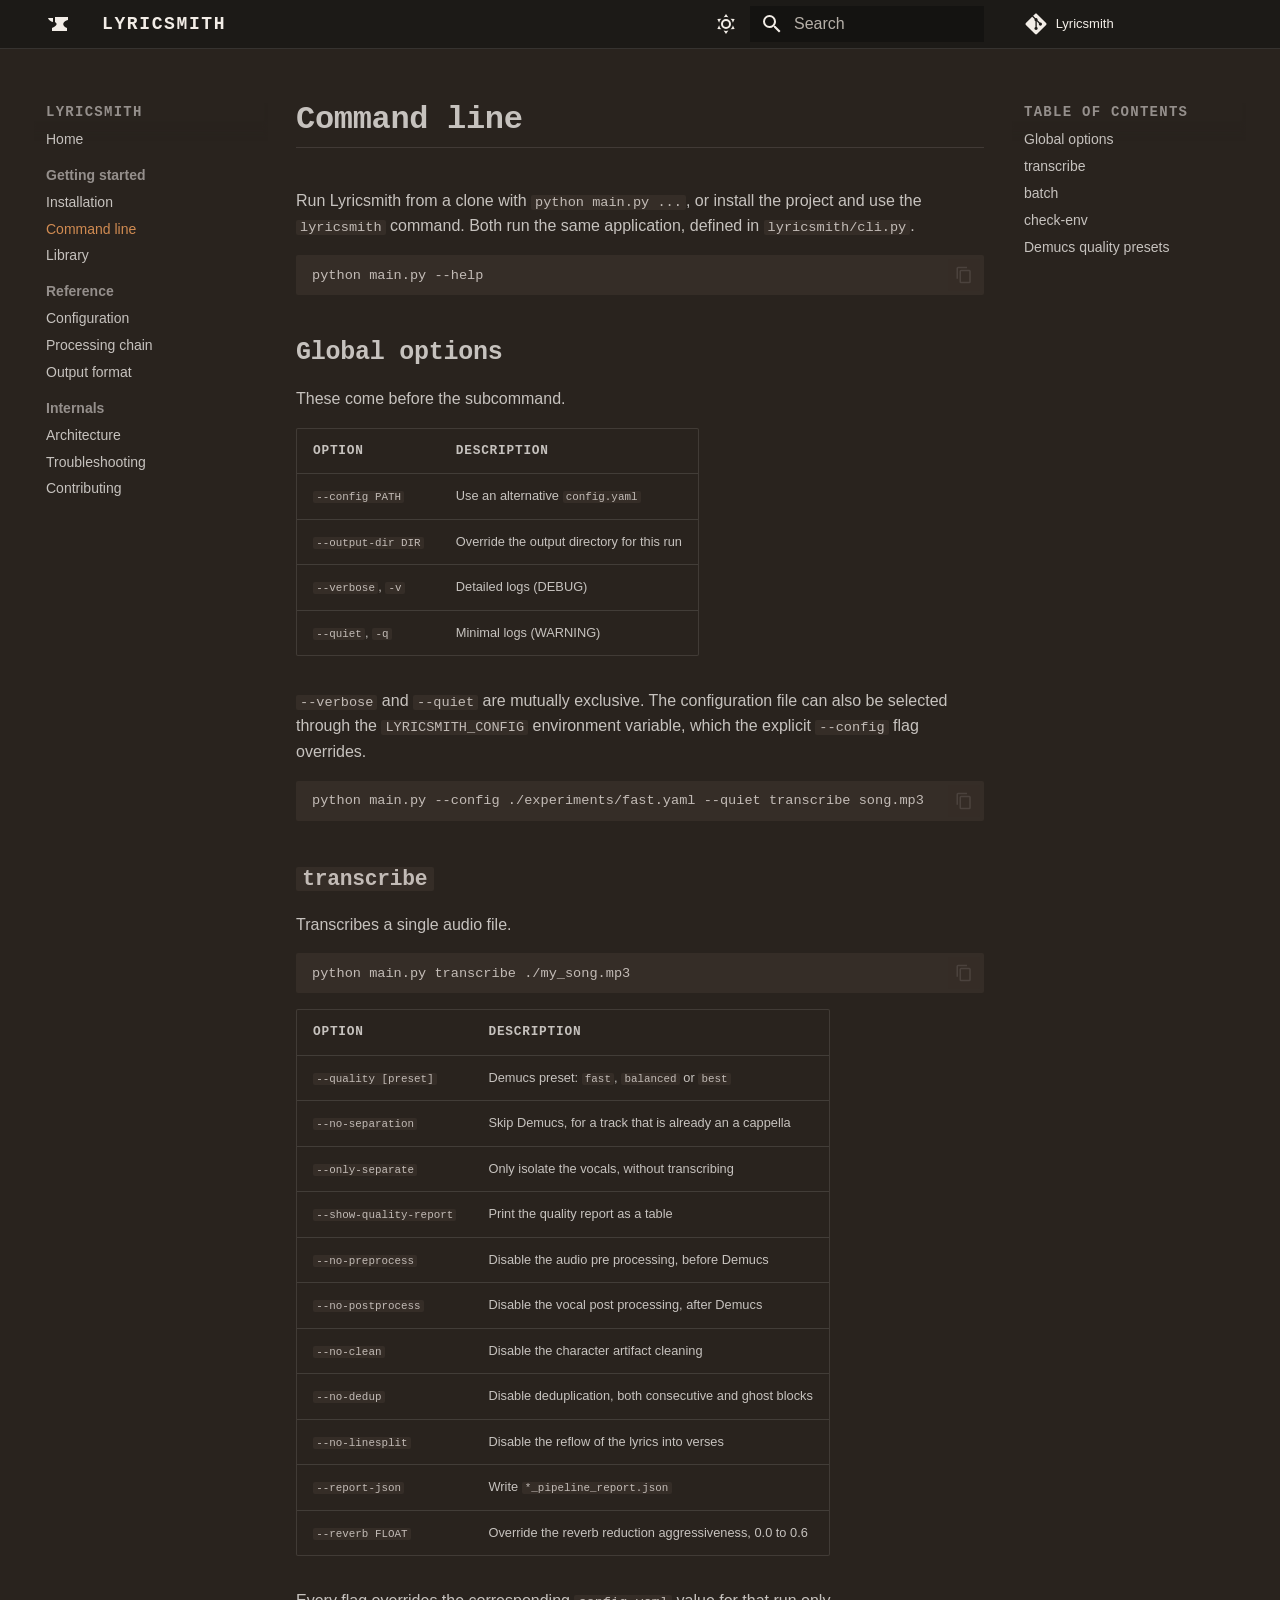
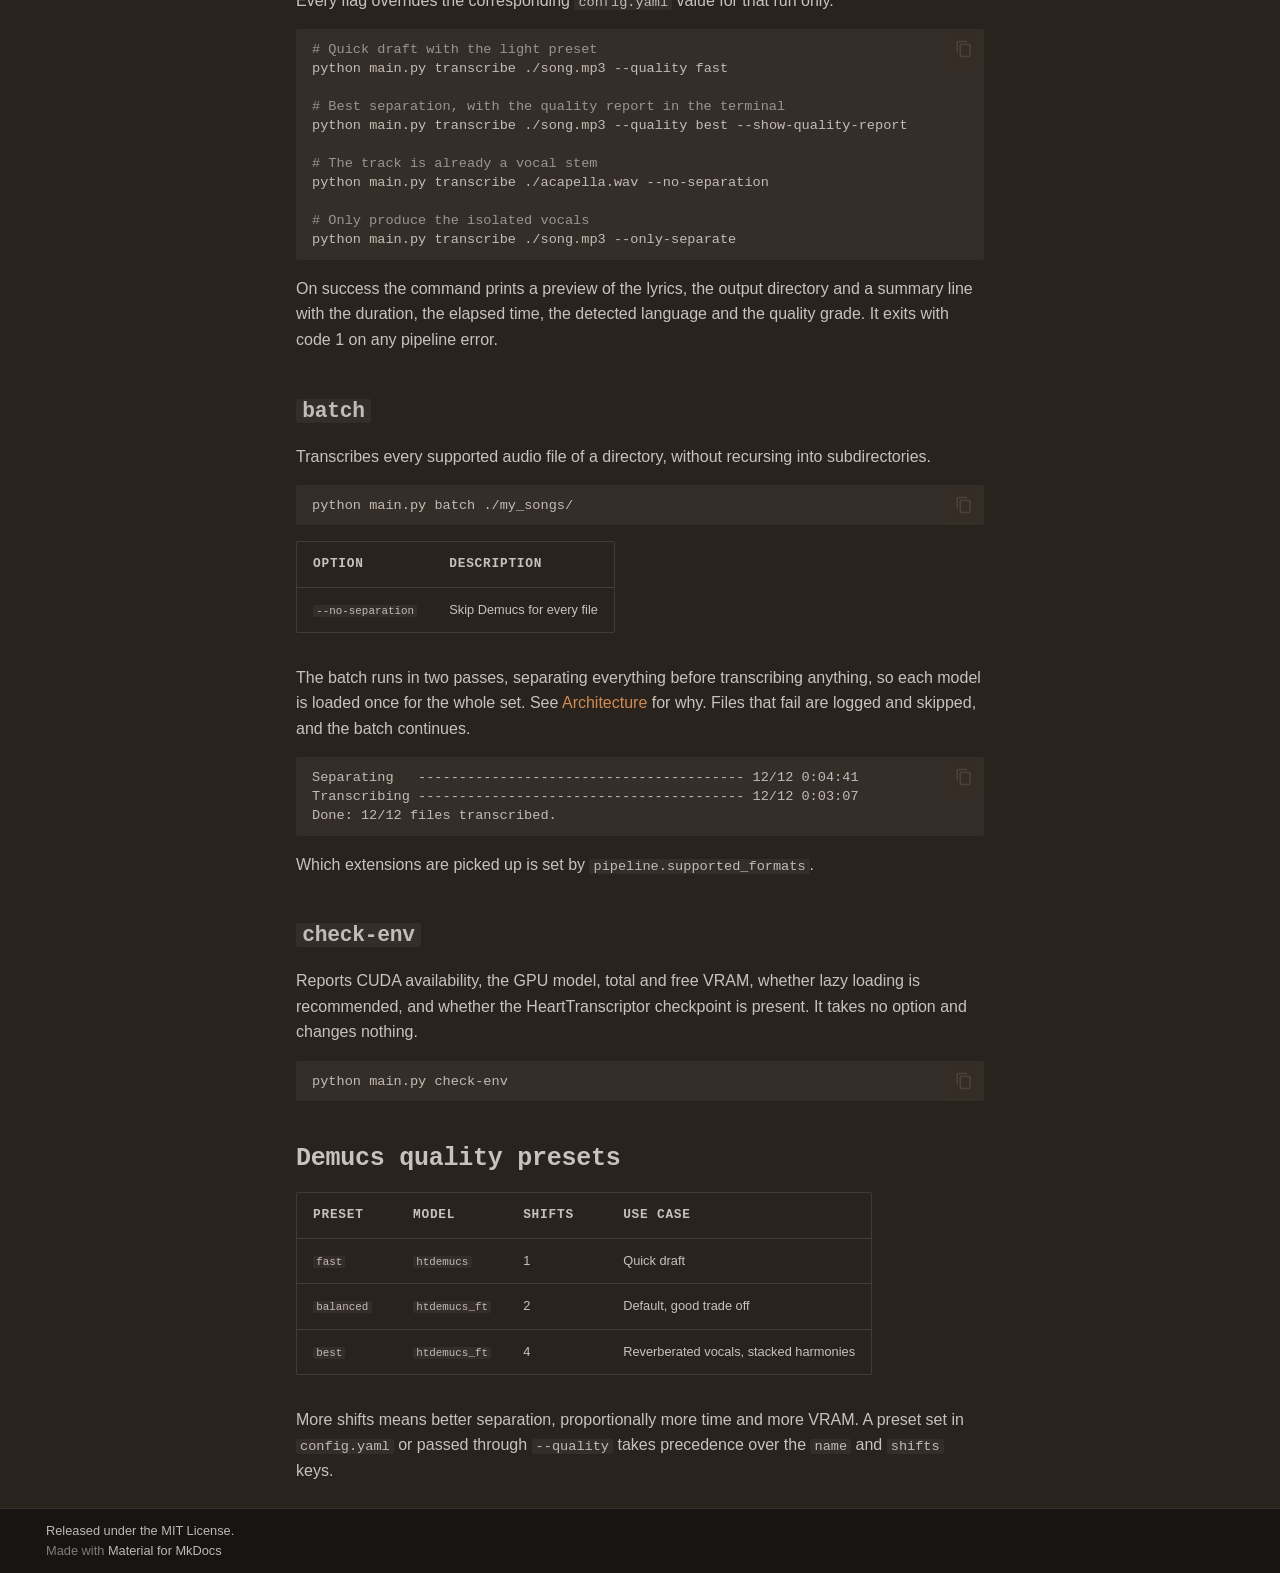
<file: cli/index.html>
<!doctype html>
<html lang="en" class="no-js">
  <head>
    
      <meta charset="utf-8">
      <meta name="viewport" content="width=device-width,initial-scale=1">
      
        <meta name="description" content="Turn a song into timestamped lyrics, with Demucs and HeartTranscriptor.">
      
      
      
        <link rel="canonical" href="https://Laidwin.github.io/Lyricsmith/cli/">
      
      
        <link rel="prev" href="../installation/">
      
      
        <link rel="next" href="../library/">
      
      
        
      
      
      <link rel="icon" href="../assets/images/favicon.png">
      <meta name="generator" content="mkdocs-1.6.1, mkdocs-material-9.7.7">
    
    
      
        <title>Command line - Lyricsmith</title>
      
    
    
      <link rel="stylesheet" href="../assets/stylesheets/main.ec1eaa64.min.css">
      
        
        <link rel="stylesheet" href="../assets/stylesheets/palette.ab4e12ef.min.css">
      
      


    
    
      
    
    
      
    
    
      <link rel="stylesheet" href="../stylesheets/forge.css">
    
    <script>__md_scope=new URL("..",location),__md_hash=e=>[...e].reduce(((e,_)=>(e<<5)-e+_.charCodeAt(0)),0),__md_get=(e,_=localStorage,t=__md_scope)=>JSON.parse(_.getItem(t.pathname+"."+e)),__md_set=(e,_,t=localStorage,a=__md_scope)=>{try{t.setItem(a.pathname+"."+e,JSON.stringify(_))}catch(e){}}</script>
    
      

    
    
  </head>
  
  
    
    
      
    
    
    
    
    <body dir="ltr" data-md-color-scheme="slate" data-md-color-primary="custom" data-md-color-accent="custom">
  
    
    <input class="md-toggle" data-md-toggle="drawer" type="checkbox" id="__drawer" autocomplete="off">
    <input class="md-toggle" data-md-toggle="search" type="checkbox" id="__search" autocomplete="off">
    <label class="md-overlay" for="__drawer"></label>
    <div data-md-component="skip">
      
        
        <a href="#command-line" class="md-skip">
          Skip to content
        </a>
      
    </div>
    <div data-md-component="announce">
      
    </div>
    
    
      

  

<header class="md-header md-header--shadow" data-md-component="header">
  <nav class="md-header__inner md-grid" aria-label="Header">
    <a href=".." title="Lyricsmith" class="md-header__button md-logo" aria-label="Lyricsmith" data-md-component="logo">
      
  
  <svg xmlns="http://www.w3.org/2000/svg" viewBox="0 0 24 24"><path d="M9 5v5c4.03 2.47-.56 4.97-3 6v3h15v-3c-6.41-2.73-3.53-7 1-8V5zM2 6c.81 2.13 2.42 3.5 5 4V6z"/></svg>

    </a>
    <label class="md-header__button md-icon" for="__drawer">
      
      <svg xmlns="http://www.w3.org/2000/svg" viewBox="0 0 24 24"><path d="M3 6h18v2H3zm0 5h18v2H3zm0 5h18v2H3z"/></svg>
    </label>
    <div class="md-header__title" data-md-component="header-title">
      <div class="md-header__ellipsis">
        <div class="md-header__topic">
          <span class="md-ellipsis">
            Lyricsmith
          </span>
        </div>
        <div class="md-header__topic" data-md-component="header-topic">
          <span class="md-ellipsis">
            
              Command line
            
          </span>
        </div>
      </div>
    </div>
    
      
        <form class="md-header__option" data-md-component="palette">
  
    
    
    
    <input class="md-option" data-md-color-media="" data-md-color-scheme="slate" data-md-color-primary="custom" data-md-color-accent="custom"  aria-label="Switch to light mode"  type="radio" name="__palette" id="__palette_0">
    
      <label class="md-header__button md-icon" title="Switch to light mode" for="__palette_1" hidden>
        <svg xmlns="http://www.w3.org/2000/svg" viewBox="0 0 24 24"><path d="M12 7a5 5 0 0 1 5 5 5 5 0 0 1-5 5 5 5 0 0 1-5-5 5 5 0 0 1 5-5m0 2a3 3 0 0 0-3 3 3 3 0 0 0 3 3 3 3 0 0 0 3-3 3 3 0 0 0-3-3m0-7 2.39 3.42C13.65 5.15 12.84 5 12 5s-1.65.15-2.39.42zM3.34 7l4.16-.35A7.2 7.2 0 0 0 5.94 8.5c-.44.74-.69 1.5-.83 2.29zm.02 10 1.76-3.77a7.131 7.131 0 0 0 2.38 4.14zM20.65 7l-1.77 3.79a7.02 7.02 0 0 0-2.38-4.15zm-.01 10-4.14.36c.59-.51 1.12-1.14 1.54-1.86.42-.73.69-1.5.83-2.29zM12 22l-2.41-3.44c.74.27 1.55.44 2.41.44.82 0 1.63-.17 2.37-.44z"/></svg>
      </label>
    
  
    
    
    
    <input class="md-option" data-md-color-media="" data-md-color-scheme="default" data-md-color-primary="custom" data-md-color-accent="custom"  aria-label="Switch to dark mode"  type="radio" name="__palette" id="__palette_1">
    
      <label class="md-header__button md-icon" title="Switch to dark mode" for="__palette_0" hidden>
        <svg xmlns="http://www.w3.org/2000/svg" viewBox="0 0 24 24"><path d="m17.75 4.09-2.53 1.94.91 3.06-2.63-1.81-2.63 1.81.91-3.06-2.53-1.94L12.44 4l1.06-3 1.06 3zm3.5 6.91-1.64 1.25.59 1.98-1.7-1.17-1.7 1.17.59-1.98L15.75 11l2.06-.05L18.5 9l.69 1.95zm-2.28 4.95c.83-.08 1.72 1.1 1.19 1.85-.32.45-.66.87-1.08 1.27C15.17 23 8.84 23 4.94 19.07c-3.91-3.9-3.91-10.24 0-14.14.4-.4.82-.76 1.27-1.08.75-.53 1.93.36 1.85 1.19-.27 2.86.69 5.83 2.89 8.02a9.96 9.96 0 0 0 8.02 2.89m-1.64 2.02a12.08 12.08 0 0 1-7.8-3.47c-2.17-2.19-3.33-5-3.49-7.82-2.81 3.14-2.7 7.96.31 10.98 3.02 3.01 7.84 3.12 10.98.31"/></svg>
      </label>
    
  
</form>
      
    
    
      <script>var palette=__md_get("__palette");if(palette&&palette.color){if("(prefers-color-scheme)"===palette.color.media){var media=matchMedia("(prefers-color-scheme: light)"),input=document.querySelector(media.matches?"[data-md-color-media='(prefers-color-scheme: light)']":"[data-md-color-media='(prefers-color-scheme: dark)']");palette.color.media=input.getAttribute("data-md-color-media"),palette.color.scheme=input.getAttribute("data-md-color-scheme"),palette.color.primary=input.getAttribute("data-md-color-primary"),palette.color.accent=input.getAttribute("data-md-color-accent")}for(var[key,value]of Object.entries(palette.color))document.body.setAttribute("data-md-color-"+key,value)}</script>
    
    
    
      
      
        <label class="md-header__button md-icon" for="__search">
          
          <svg xmlns="http://www.w3.org/2000/svg" viewBox="0 0 24 24"><path d="M9.5 3A6.5 6.5 0 0 1 16 9.5c0 1.61-.59 3.09-1.56 4.23l.27.27h.79l5 5-1.5 1.5-5-5v-.79l-.27-.27A6.52 6.52 0 0 1 9.5 16 6.5 6.5 0 0 1 3 9.5 6.5 6.5 0 0 1 9.5 3m0 2C7 5 5 7 5 9.5S7 14 9.5 14 14 12 14 9.5 12 5 9.5 5"/></svg>
        </label>
        <div class="md-search" data-md-component="search" role="dialog">
  <label class="md-search__overlay" for="__search"></label>
  <div class="md-search__inner" role="search">
    <form class="md-search__form" name="search">
      <input type="text" class="md-search__input" name="query" aria-label="Search" placeholder="Search" autocapitalize="off" autocorrect="off" autocomplete="off" spellcheck="false" data-md-component="search-query" required>
      <label class="md-search__icon md-icon" for="__search">
        
        <svg xmlns="http://www.w3.org/2000/svg" viewBox="0 0 24 24"><path d="M9.5 3A6.5 6.5 0 0 1 16 9.5c0 1.61-.59 3.09-1.56 4.23l.27.27h.79l5 5-1.5 1.5-5-5v-.79l-.27-.27A6.52 6.52 0 0 1 9.5 16 6.5 6.5 0 0 1 3 9.5 6.5 6.5 0 0 1 9.5 3m0 2C7 5 5 7 5 9.5S7 14 9.5 14 14 12 14 9.5 12 5 9.5 5"/></svg>
        
        <svg xmlns="http://www.w3.org/2000/svg" viewBox="0 0 24 24"><path d="M20 11v2H8l5.5 5.5-1.42 1.42L4.16 12l7.92-7.92L13.5 5.5 8 11z"/></svg>
      </label>
      <nav class="md-search__options" aria-label="Search">
        
        <button type="reset" class="md-search__icon md-icon" title="Clear" aria-label="Clear" tabindex="-1">
          
          <svg xmlns="http://www.w3.org/2000/svg" viewBox="0 0 24 24"><path d="M19 6.41 17.59 5 12 10.59 6.41 5 5 6.41 10.59 12 5 17.59 6.41 19 12 13.41 17.59 19 19 17.59 13.41 12z"/></svg>
        </button>
      </nav>
      
        <div class="md-search__suggest" data-md-component="search-suggest"></div>
      
    </form>
    <div class="md-search__output">
      <div class="md-search__scrollwrap" tabindex="0" data-md-scrollfix>
        <div class="md-search-result" data-md-component="search-result">
          <div class="md-search-result__meta">
            Initializing search
          </div>
          <ol class="md-search-result__list" role="presentation"></ol>
        </div>
      </div>
    </div>
  </div>
</div>
      
    
    
      <div class="md-header__source">
        <a href="https://github.com/Laidwin/Lyricsmith" title="Go to repository" class="md-source" data-md-component="source">
  <div class="md-source__icon md-icon">
    
    <svg xmlns="http://www.w3.org/2000/svg" viewBox="0 0 448 512"><!--! Font Awesome Free 7.1.0 by @fontawesome - https://fontawesome.com License - https://fontawesome.com/license/free (Icons: CC BY 4.0, Fonts: SIL OFL 1.1, Code: MIT License) Copyright 2025 Fonticons, Inc.--><path d="M439.6 236.1 244 40.5c-5.4-5.5-12.8-8.5-20.4-8.5s-15 3-20.4 8.4L162.5 81l51.5 51.5c27.1-9.1 52.7 16.8 43.4 43.7l49.7 49.7c34.2-11.8 61.2 31 35.5 56.7-26.5 26.5-70.2-2.9-56-37.3L240.3 199v121.9c25.3 12.5 22.3 41.8 9.1 55-6.4 6.4-15.2 10.1-24.3 10.1s-17.8-3.6-24.3-10.1c-17.6-17.6-11.1-46.9 11.2-56v-123c-20.8-8.5-24.6-30.7-18.6-45L142.6 101 8.5 235.1C3 240.6 0 247.9 0 255.5s3 15 8.5 20.4l195.6 195.7c5.4 5.4 12.7 8.4 20.4 8.4s15-3 20.4-8.4l194.7-194.7c5.4-5.4 8.4-12.8 8.4-20.4s-3-15-8.4-20.4"/></svg>
  </div>
  <div class="md-source__repository">
    Lyricsmith
  </div>
</a>
      </div>
    
  </nav>
  
</header>
    
    <div class="md-container" data-md-component="container">
      
      
        
          
        
      
      <main class="md-main" data-md-component="main">
        <div class="md-main__inner md-grid">
          
            
              
              <div class="md-sidebar md-sidebar--primary" data-md-component="sidebar" data-md-type="navigation" >
                <div class="md-sidebar__scrollwrap">
                  <div class="md-sidebar__inner">
                    



<nav class="md-nav md-nav--primary" aria-label="Navigation" data-md-level="0">
  <label class="md-nav__title" for="__drawer">
    <a href=".." title="Lyricsmith" class="md-nav__button md-logo" aria-label="Lyricsmith" data-md-component="logo">
      
  
  <svg xmlns="http://www.w3.org/2000/svg" viewBox="0 0 24 24"><path d="M9 5v5c4.03 2.47-.56 4.97-3 6v3h15v-3c-6.41-2.73-3.53-7 1-8V5zM2 6c.81 2.13 2.42 3.5 5 4V6z"/></svg>

    </a>
    Lyricsmith
  </label>
  
    <div class="md-nav__source">
      <a href="https://github.com/Laidwin/Lyricsmith" title="Go to repository" class="md-source" data-md-component="source">
  <div class="md-source__icon md-icon">
    
    <svg xmlns="http://www.w3.org/2000/svg" viewBox="0 0 448 512"><!--! Font Awesome Free 7.1.0 by @fontawesome - https://fontawesome.com License - https://fontawesome.com/license/free (Icons: CC BY 4.0, Fonts: SIL OFL 1.1, Code: MIT License) Copyright 2025 Fonticons, Inc.--><path d="M439.6 236.1 244 40.5c-5.4-5.5-12.8-8.5-20.4-8.5s-15 3-20.4 8.4L162.5 81l51.5 51.5c27.1-9.1 52.7 16.8 43.4 43.7l49.7 49.7c34.2-11.8 61.2 31 35.5 56.7-26.5 26.5-70.2-2.9-56-37.3L240.3 199v121.9c25.3 12.5 22.3 41.8 9.1 55-6.4 6.4-15.2 10.1-24.3 10.1s-17.8-3.6-24.3-10.1c-17.6-17.6-11.1-46.9 11.2-56v-123c-20.8-8.5-24.6-30.7-18.6-45L142.6 101 8.5 235.1C3 240.6 0 247.9 0 255.5s3 15 8.5 20.4l195.6 195.7c5.4 5.4 12.7 8.4 20.4 8.4s15-3 20.4-8.4l194.7-194.7c5.4-5.4 8.4-12.8 8.4-20.4s-3-15-8.4-20.4"/></svg>
  </div>
  <div class="md-source__repository">
    Lyricsmith
  </div>
</a>
    </div>
  
  <ul class="md-nav__list" data-md-scrollfix>
    
      
      
  
  
  
  
    <li class="md-nav__item">
      <a href=".." class="md-nav__link">
        
  
  
  <span class="md-ellipsis">
    
  
    Home
  

    
  </span>
  
  

      </a>
    </li>
  

    
      
      
  
  
    
  
  
  
    
    
    
    
      
        
        
      
    
    
    <li class="md-nav__item md-nav__item--active md-nav__item--section md-nav__item--nested">
      
        
        
        <input class="md-nav__toggle md-toggle " type="checkbox" id="__nav_2" checked>
        
          
          <label class="md-nav__link" for="__nav_2" id="__nav_2_label" tabindex="">
            
  
  
  <span class="md-ellipsis">
    
  
    Getting started
  

    
  </span>
  
  

            <span class="md-nav__icon md-icon"></span>
          </label>
        
        <nav class="md-nav" data-md-level="1" aria-labelledby="__nav_2_label" aria-expanded="true">
          <label class="md-nav__title" for="__nav_2">
            <span class="md-nav__icon md-icon"></span>
            
  
    Getting started
  

          </label>
          <ul class="md-nav__list" data-md-scrollfix>
            
              
                
  
  
  
  
    <li class="md-nav__item">
      <a href="../installation/" class="md-nav__link">
        
  
  
  <span class="md-ellipsis">
    
  
    Installation
  

    
  </span>
  
  

      </a>
    </li>
  

              
            
              
                
  
  
    
  
  
  
    <li class="md-nav__item md-nav__item--active">
      
      <input class="md-nav__toggle md-toggle" type="checkbox" id="__toc">
      
      
        
      
      
        <label class="md-nav__link md-nav__link--active" for="__toc">
          
  
  
  <span class="md-ellipsis">
    
  
    Command line
  

    
  </span>
  
  

          <span class="md-nav__icon md-icon"></span>
        </label>
      
      <a href="./" class="md-nav__link md-nav__link--active">
        
  
  
  <span class="md-ellipsis">
    
  
    Command line
  

    
  </span>
  
  

      </a>
      
        

<nav class="md-nav md-nav--secondary" aria-label="Table of contents">
  
  
  
    
  
  
    <label class="md-nav__title" for="__toc">
      <span class="md-nav__icon md-icon"></span>
      Table of contents
    </label>
    <ul class="md-nav__list" data-md-component="toc" data-md-scrollfix>
      
        <li class="md-nav__item">
  <a href="#global-options" class="md-nav__link">
    <span class="md-ellipsis">
      
        Global options
      
    </span>
  </a>
  
</li>
      
        <li class="md-nav__item">
  <a href="#transcribe" class="md-nav__link">
    <span class="md-ellipsis">
      
        transcribe
      
    </span>
  </a>
  
</li>
      
        <li class="md-nav__item">
  <a href="#batch" class="md-nav__link">
    <span class="md-ellipsis">
      
        batch
      
    </span>
  </a>
  
</li>
      
        <li class="md-nav__item">
  <a href="#check-env" class="md-nav__link">
    <span class="md-ellipsis">
      
        check-env
      
    </span>
  </a>
  
</li>
      
        <li class="md-nav__item">
  <a href="#demucs-quality-presets" class="md-nav__link">
    <span class="md-ellipsis">
      
        Demucs quality presets
      
    </span>
  </a>
  
</li>
      
    </ul>
  
</nav>
      
    </li>
  

              
            
              
                
  
  
  
  
    <li class="md-nav__item">
      <a href="../library/" class="md-nav__link">
        
  
  
  <span class="md-ellipsis">
    
  
    Library
  

    
  </span>
  
  

      </a>
    </li>
  

              
            
          </ul>
        </nav>
      
    </li>
  

    
      
      
  
  
  
  
    
    
    
    
      
        
        
      
    
    
    <li class="md-nav__item md-nav__item--section md-nav__item--nested">
      
        
        
        <input class="md-nav__toggle md-toggle " type="checkbox" id="__nav_3" >
        
          
          <label class="md-nav__link" for="__nav_3" id="__nav_3_label" tabindex="">
            
  
  
  <span class="md-ellipsis">
    
  
    Reference
  

    
  </span>
  
  

            <span class="md-nav__icon md-icon"></span>
          </label>
        
        <nav class="md-nav" data-md-level="1" aria-labelledby="__nav_3_label" aria-expanded="false">
          <label class="md-nav__title" for="__nav_3">
            <span class="md-nav__icon md-icon"></span>
            
  
    Reference
  

          </label>
          <ul class="md-nav__list" data-md-scrollfix>
            
              
                
  
  
  
  
    <li class="md-nav__item">
      <a href="../configuration/" class="md-nav__link">
        
  
  
  <span class="md-ellipsis">
    
  
    Configuration
  

    
  </span>
  
  

      </a>
    </li>
  

              
            
              
                
  
  
  
  
    <li class="md-nav__item">
      <a href="../processing-chain/" class="md-nav__link">
        
  
  
  <span class="md-ellipsis">
    
  
    Processing chain
  

    
  </span>
  
  

      </a>
    </li>
  

              
            
              
                
  
  
  
  
    <li class="md-nav__item">
      <a href="../output/" class="md-nav__link">
        
  
  
  <span class="md-ellipsis">
    
  
    Output format
  

    
  </span>
  
  

      </a>
    </li>
  

              
            
          </ul>
        </nav>
      
    </li>
  

    
      
      
  
  
  
  
    
    
    
    
      
        
        
      
    
    
    <li class="md-nav__item md-nav__item--section md-nav__item--nested">
      
        
        
        <input class="md-nav__toggle md-toggle " type="checkbox" id="__nav_4" >
        
          
          <label class="md-nav__link" for="__nav_4" id="__nav_4_label" tabindex="">
            
  
  
  <span class="md-ellipsis">
    
  
    Internals
  

    
  </span>
  
  

            <span class="md-nav__icon md-icon"></span>
          </label>
        
        <nav class="md-nav" data-md-level="1" aria-labelledby="__nav_4_label" aria-expanded="false">
          <label class="md-nav__title" for="__nav_4">
            <span class="md-nav__icon md-icon"></span>
            
  
    Internals
  

          </label>
          <ul class="md-nav__list" data-md-scrollfix>
            
              
                
  
  
  
  
    <li class="md-nav__item">
      <a href="../architecture/" class="md-nav__link">
        
  
  
  <span class="md-ellipsis">
    
  
    Architecture
  

    
  </span>
  
  

      </a>
    </li>
  

              
            
              
                
  
  
  
  
    <li class="md-nav__item">
      <a href="../troubleshooting/" class="md-nav__link">
        
  
  
  <span class="md-ellipsis">
    
  
    Troubleshooting
  

    
  </span>
  
  

      </a>
    </li>
  

              
            
              
                
  
  
  
  
    <li class="md-nav__item">
      <a href="../contributing/" class="md-nav__link">
        
  
  
  <span class="md-ellipsis">
    
  
    Contributing
  

    
  </span>
  
  

      </a>
    </li>
  

              
            
          </ul>
        </nav>
      
    </li>
  

    
  </ul>
</nav>
                  </div>
                </div>
              </div>
            
            
              
              <div class="md-sidebar md-sidebar--secondary" data-md-component="sidebar" data-md-type="toc" >
                <div class="md-sidebar__scrollwrap">
                  <div class="md-sidebar__inner">
                    

<nav class="md-nav md-nav--secondary" aria-label="Table of contents">
  
  
  
    
  
  
    <label class="md-nav__title" for="__toc">
      <span class="md-nav__icon md-icon"></span>
      Table of contents
    </label>
    <ul class="md-nav__list" data-md-component="toc" data-md-scrollfix>
      
        <li class="md-nav__item">
  <a href="#global-options" class="md-nav__link">
    <span class="md-ellipsis">
      
        Global options
      
    </span>
  </a>
  
</li>
      
        <li class="md-nav__item">
  <a href="#transcribe" class="md-nav__link">
    <span class="md-ellipsis">
      
        transcribe
      
    </span>
  </a>
  
</li>
      
        <li class="md-nav__item">
  <a href="#batch" class="md-nav__link">
    <span class="md-ellipsis">
      
        batch
      
    </span>
  </a>
  
</li>
      
        <li class="md-nav__item">
  <a href="#check-env" class="md-nav__link">
    <span class="md-ellipsis">
      
        check-env
      
    </span>
  </a>
  
</li>
      
        <li class="md-nav__item">
  <a href="#demucs-quality-presets" class="md-nav__link">
    <span class="md-ellipsis">
      
        Demucs quality presets
      
    </span>
  </a>
  
</li>
      
    </ul>
  
</nav>
                  </div>
                </div>
              </div>
            
          
          
            <div class="md-content" data-md-component="content">
              
              <article class="md-content__inner md-typeset">
                
                  


  
  


<h1 id="command-line">Command line<a class="headerlink" href="#command-line" title="Permanent link">&para;</a></h1>
<p>Run Lyricsmith from a clone with <code>python main.py ...</code>, or install the project
and use the <code>lyricsmith</code> command. Both run the same application, defined in
<code>lyricsmith/cli.py</code>.</p>
<div class="highlight"><pre><span></span><code><a id="__codelineno-0-1" name="__codelineno-0-1" href="#__codelineno-0-1"></a>python<span class="w"> </span>main.py<span class="w"> </span>--help
</code></pre></div>
<h2 id="global-options">Global options<a class="headerlink" href="#global-options" title="Permanent link">&para;</a></h2>
<p>These come before the subcommand.</p>
<table>
<thead>
<tr>
<th>Option</th>
<th>Description</th>
</tr>
</thead>
<tbody>
<tr>
<td><code>--config PATH</code></td>
<td>Use an alternative <code>config.yaml</code></td>
</tr>
<tr>
<td><code>--output-dir DIR</code></td>
<td>Override the output directory for this run</td>
</tr>
<tr>
<td><code>--verbose</code>, <code>-v</code></td>
<td>Detailed logs (DEBUG)</td>
</tr>
<tr>
<td><code>--quiet</code>, <code>-q</code></td>
<td>Minimal logs (WARNING)</td>
</tr>
</tbody>
</table>
<p><code>--verbose</code> and <code>--quiet</code> are mutually exclusive. The configuration file can
also be selected through the <code>LYRICSMITH_CONFIG</code> environment variable, which
the explicit <code>--config</code> flag overrides.</p>
<div class="highlight"><pre><span></span><code><a id="__codelineno-1-1" name="__codelineno-1-1" href="#__codelineno-1-1"></a>python<span class="w"> </span>main.py<span class="w"> </span>--config<span class="w"> </span>./experiments/fast.yaml<span class="w"> </span>--quiet<span class="w"> </span>transcribe<span class="w"> </span>song.mp3
</code></pre></div>
<h2 id="transcribe"><code>transcribe</code><a class="headerlink" href="#transcribe" title="Permanent link">&para;</a></h2>
<p>Transcribes a single audio file.</p>
<div class="highlight"><pre><span></span><code><a id="__codelineno-2-1" name="__codelineno-2-1" href="#__codelineno-2-1"></a>python<span class="w"> </span>main.py<span class="w"> </span>transcribe<span class="w"> </span>./my_song.mp3
</code></pre></div>
<table>
<thead>
<tr>
<th>Option</th>
<th>Description</th>
</tr>
</thead>
<tbody>
<tr>
<td><code>--quality [preset]</code></td>
<td>Demucs preset: <code>fast</code>, <code>balanced</code> or <code>best</code></td>
</tr>
<tr>
<td><code>--no-separation</code></td>
<td>Skip Demucs, for a track that is already an a cappella</td>
</tr>
<tr>
<td><code>--only-separate</code></td>
<td>Only isolate the vocals, without transcribing</td>
</tr>
<tr>
<td><code>--show-quality-report</code></td>
<td>Print the quality report as a table</td>
</tr>
<tr>
<td><code>--no-preprocess</code></td>
<td>Disable the audio pre processing, before Demucs</td>
</tr>
<tr>
<td><code>--no-postprocess</code></td>
<td>Disable the vocal post processing, after Demucs</td>
</tr>
<tr>
<td><code>--no-clean</code></td>
<td>Disable the character artifact cleaning</td>
</tr>
<tr>
<td><code>--no-dedup</code></td>
<td>Disable deduplication, both consecutive and ghost blocks</td>
</tr>
<tr>
<td><code>--no-linesplit</code></td>
<td>Disable the reflow of the lyrics into verses</td>
</tr>
<tr>
<td><code>--report-json</code></td>
<td>Write <code>*_pipeline_report.json</code></td>
</tr>
<tr>
<td><code>--reverb FLOAT</code></td>
<td>Override the reverb reduction aggressiveness, 0.0 to 0.6</td>
</tr>
</tbody>
</table>
<p>Every flag overrides the corresponding <code>config.yaml</code> value for that run only.</p>
<div class="highlight"><pre><span></span><code><a id="__codelineno-3-1" name="__codelineno-3-1" href="#__codelineno-3-1"></a><span class="c1"># Quick draft with the light preset</span>
<a id="__codelineno-3-2" name="__codelineno-3-2" href="#__codelineno-3-2"></a>python<span class="w"> </span>main.py<span class="w"> </span>transcribe<span class="w"> </span>./song.mp3<span class="w"> </span>--quality<span class="w"> </span>fast
<a id="__codelineno-3-3" name="__codelineno-3-3" href="#__codelineno-3-3"></a>
<a id="__codelineno-3-4" name="__codelineno-3-4" href="#__codelineno-3-4"></a><span class="c1"># Best separation, with the quality report in the terminal</span>
<a id="__codelineno-3-5" name="__codelineno-3-5" href="#__codelineno-3-5"></a>python<span class="w"> </span>main.py<span class="w"> </span>transcribe<span class="w"> </span>./song.mp3<span class="w"> </span>--quality<span class="w"> </span>best<span class="w"> </span>--show-quality-report
<a id="__codelineno-3-6" name="__codelineno-3-6" href="#__codelineno-3-6"></a>
<a id="__codelineno-3-7" name="__codelineno-3-7" href="#__codelineno-3-7"></a><span class="c1"># The track is already a vocal stem</span>
<a id="__codelineno-3-8" name="__codelineno-3-8" href="#__codelineno-3-8"></a>python<span class="w"> </span>main.py<span class="w"> </span>transcribe<span class="w"> </span>./acapella.wav<span class="w"> </span>--no-separation
<a id="__codelineno-3-9" name="__codelineno-3-9" href="#__codelineno-3-9"></a>
<a id="__codelineno-3-10" name="__codelineno-3-10" href="#__codelineno-3-10"></a><span class="c1"># Only produce the isolated vocals</span>
<a id="__codelineno-3-11" name="__codelineno-3-11" href="#__codelineno-3-11"></a>python<span class="w"> </span>main.py<span class="w"> </span>transcribe<span class="w"> </span>./song.mp3<span class="w"> </span>--only-separate
</code></pre></div>
<p>On success the command prints a preview of the lyrics, the output directory and
a summary line with the duration, the elapsed time, the detected language and
the quality grade. It exits with code 1 on any pipeline error.</p>
<h2 id="batch"><code>batch</code><a class="headerlink" href="#batch" title="Permanent link">&para;</a></h2>
<p>Transcribes every supported audio file of a directory, without recursing into
subdirectories.</p>
<div class="highlight"><pre><span></span><code><a id="__codelineno-4-1" name="__codelineno-4-1" href="#__codelineno-4-1"></a>python<span class="w"> </span>main.py<span class="w"> </span>batch<span class="w"> </span>./my_songs/
</code></pre></div>
<table>
<thead>
<tr>
<th>Option</th>
<th>Description</th>
</tr>
</thead>
<tbody>
<tr>
<td><code>--no-separation</code></td>
<td>Skip Demucs for every file</td>
</tr>
</tbody>
</table>
<p>The batch runs in two passes, separating everything before transcribing
anything, so each model is loaded once for the whole set. See
<a href="../architecture/#two-pass-batch-processing">Architecture</a> for why. Files that
fail are logged and skipped, and the batch continues.</p>
<div class="highlight"><pre><span></span><code><a id="__codelineno-5-1" name="__codelineno-5-1" href="#__codelineno-5-1"></a>Separating   ---------------------------------------- 12/12 0:04:41
<a id="__codelineno-5-2" name="__codelineno-5-2" href="#__codelineno-5-2"></a>Transcribing ---------------------------------------- 12/12 0:03:07
<a id="__codelineno-5-3" name="__codelineno-5-3" href="#__codelineno-5-3"></a>Done: 12/12 files transcribed.
</code></pre></div>
<p>Which extensions are picked up is set by <code>pipeline.supported_formats</code>.</p>
<h2 id="check-env"><code>check-env</code><a class="headerlink" href="#check-env" title="Permanent link">&para;</a></h2>
<p>Reports CUDA availability, the GPU model, total and free VRAM, whether lazy
loading is recommended, and whether the HeartTranscriptor checkpoint is present.
It takes no option and changes nothing.</p>
<div class="highlight"><pre><span></span><code><a id="__codelineno-6-1" name="__codelineno-6-1" href="#__codelineno-6-1"></a>python<span class="w"> </span>main.py<span class="w"> </span>check-env
</code></pre></div>
<h2 id="demucs-quality-presets">Demucs quality presets<a class="headerlink" href="#demucs-quality-presets" title="Permanent link">&para;</a></h2>
<table>
<thead>
<tr>
<th>Preset</th>
<th>Model</th>
<th>Shifts</th>
<th>Use case</th>
</tr>
</thead>
<tbody>
<tr>
<td><code>fast</code></td>
<td><code>htdemucs</code></td>
<td>1</td>
<td>Quick draft</td>
</tr>
<tr>
<td><code>balanced</code></td>
<td><code>htdemucs_ft</code></td>
<td>2</td>
<td>Default, good trade off</td>
</tr>
<tr>
<td><code>best</code></td>
<td><code>htdemucs_ft</code></td>
<td>4</td>
<td>Reverberated vocals, stacked harmonies</td>
</tr>
</tbody>
</table>
<p>More shifts means better separation, proportionally more time and more VRAM.
A preset set in <code>config.yaml</code> or passed through <code>--quality</code> takes precedence
over the <code>name</code> and <code>shifts</code> keys.</p>












                
              </article>
            </div>
          
          
<script>var target=document.getElementById(location.hash.slice(1));target&&target.name&&(target.checked=target.name.startsWith("__tabbed_"))</script>
        </div>
        
          <button type="button" class="md-top md-icon" data-md-component="top" hidden>
  
  <svg xmlns="http://www.w3.org/2000/svg" viewBox="0 0 24 24"><path d="M13 20h-2V8l-5.5 5.5-1.42-1.42L12 4.16l7.92 7.92-1.42 1.42L13 8z"/></svg>
  Back to top
</button>
        
      </main>
      
        <footer class="md-footer">
  
  <div class="md-footer-meta md-typeset">
    <div class="md-footer-meta__inner md-grid">
      <div class="md-copyright">
  
    <div class="md-copyright__highlight">
      Released under the MIT License.
    </div>
  
  
    Made with
    <a href="https://squidfunk.github.io/mkdocs-material/" target="_blank" rel="noopener">
      Material for MkDocs
    </a>
  
</div>
      
    </div>
  </div>
</footer>
      
    </div>
    <div class="md-dialog" data-md-component="dialog">
      <div class="md-dialog__inner md-typeset"></div>
    </div>
    
    
    
      
      
      <script id="__config" type="application/json">{"annotate": null, "base": "..", "features": ["navigation.sections", "navigation.top", "toc.follow", "content.code.copy", "search.highlight", "search.suggest"], "search": "../assets/javascripts/workers/search.2c215733.min.js", "tags": null, "translations": {"clipboard.copied": "Copied to clipboard", "clipboard.copy": "Copy to clipboard", "search.result.more.one": "1 more on this page", "search.result.more.other": "# more on this page", "search.result.none": "No matching documents", "search.result.one": "1 matching document", "search.result.other": "# matching documents", "search.result.placeholder": "Type to start searching", "search.result.term.missing": "Missing", "select.version": "Select version"}, "version": null}</script>
    
    
      <script src="../assets/javascripts/bundle.d7400e89.min.js"></script>
      
    
  </body>
</html>
</file>
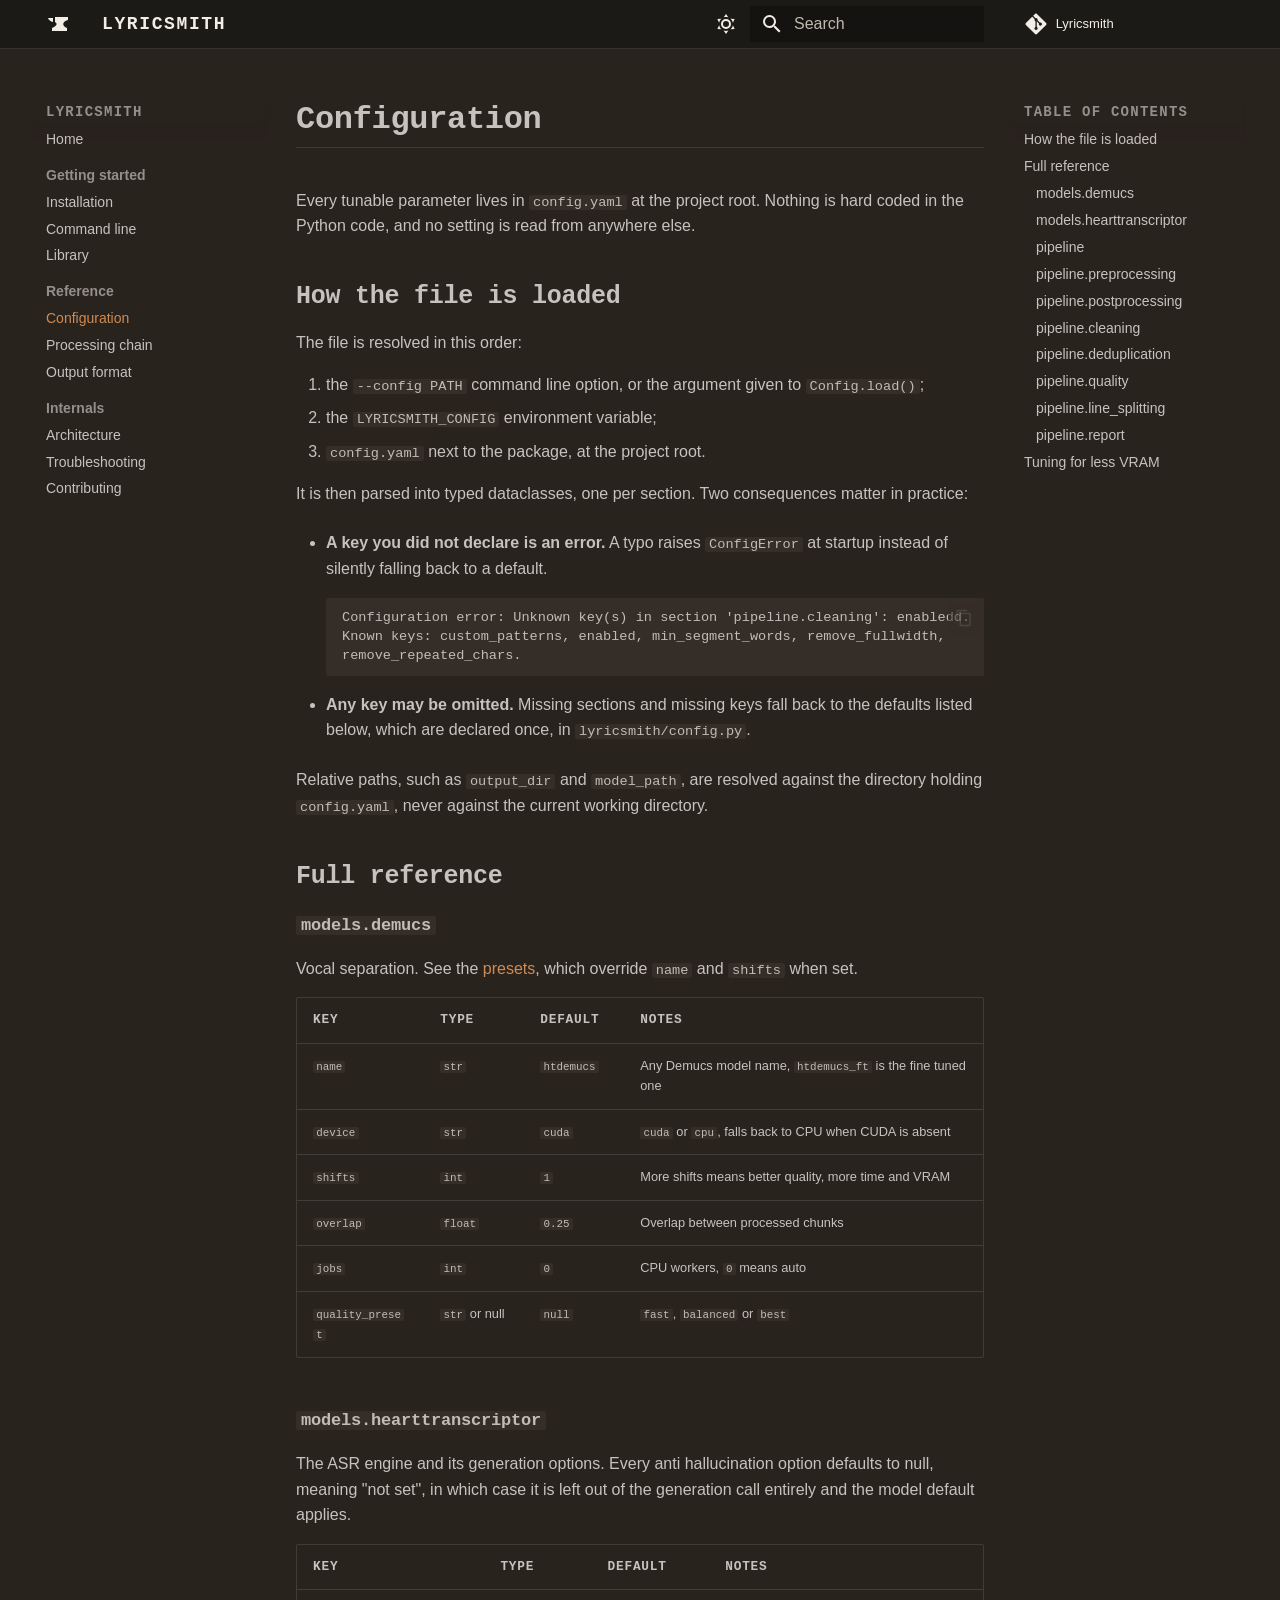
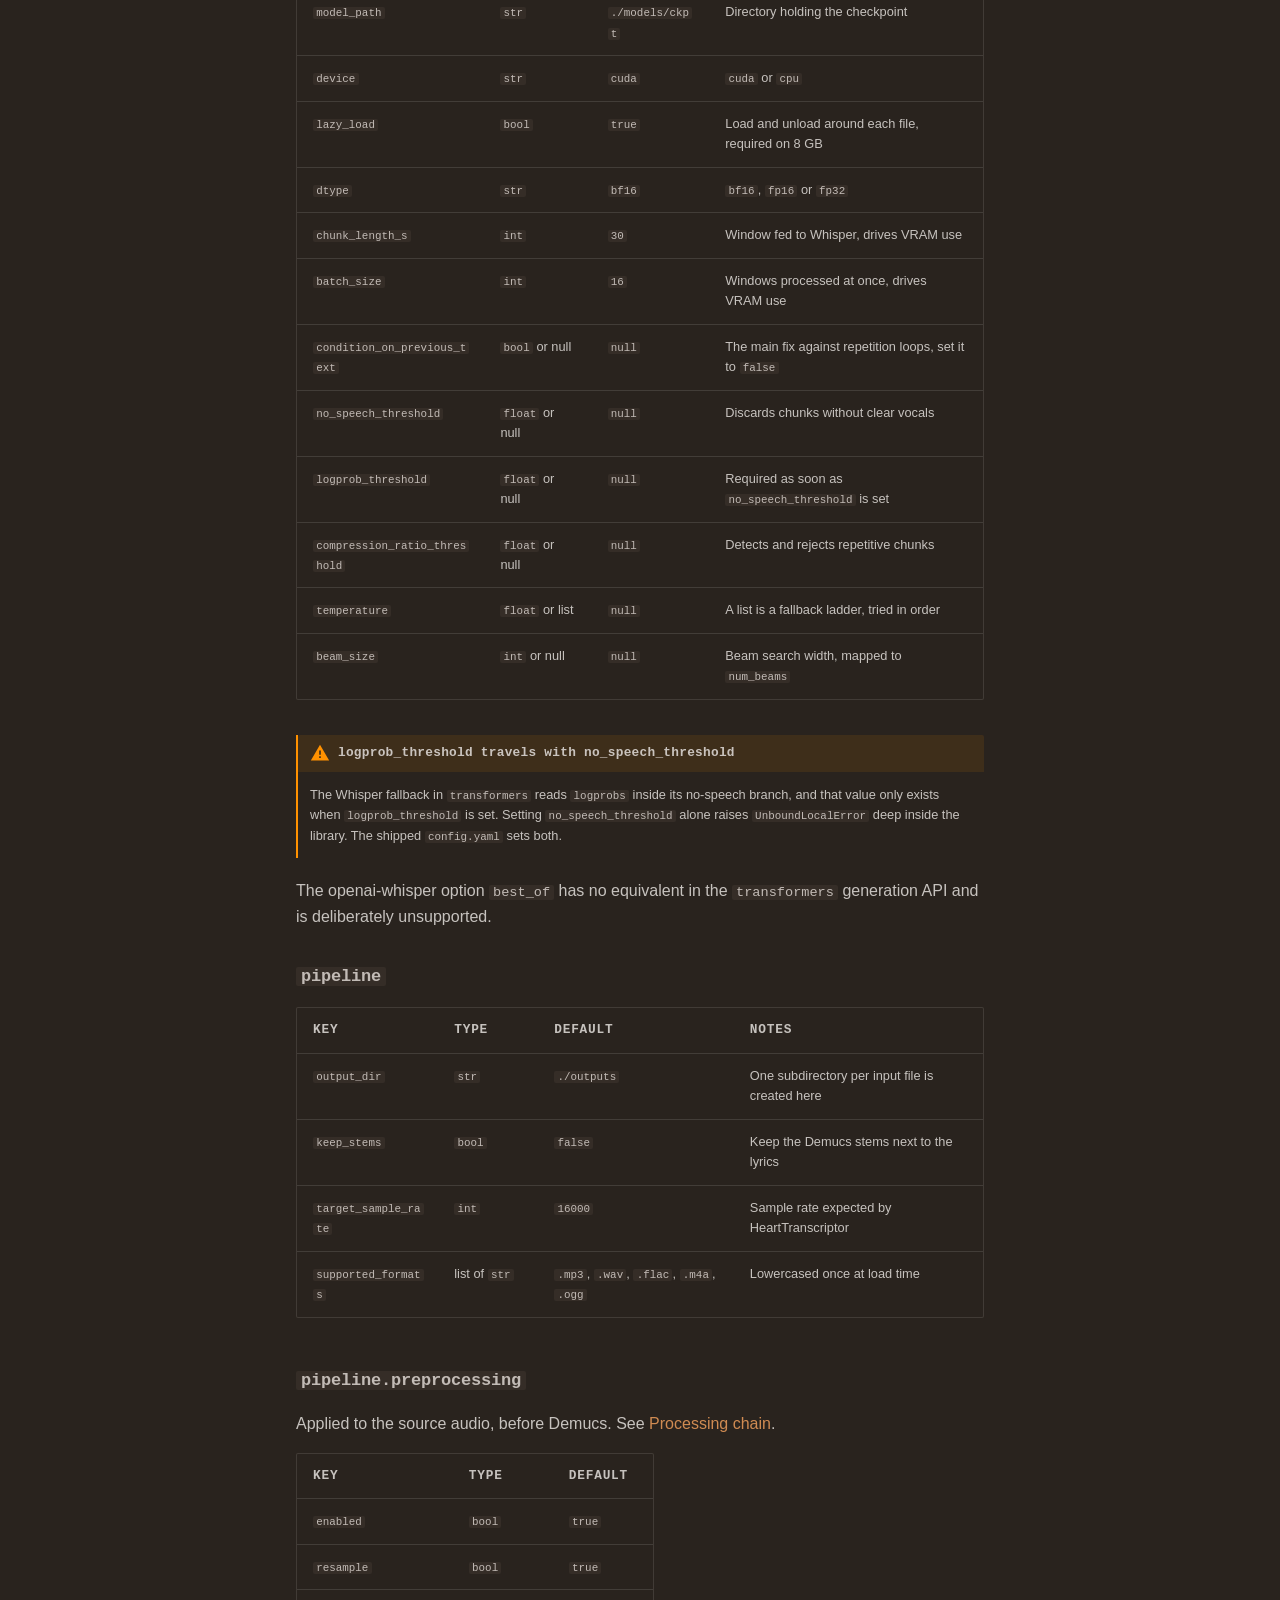
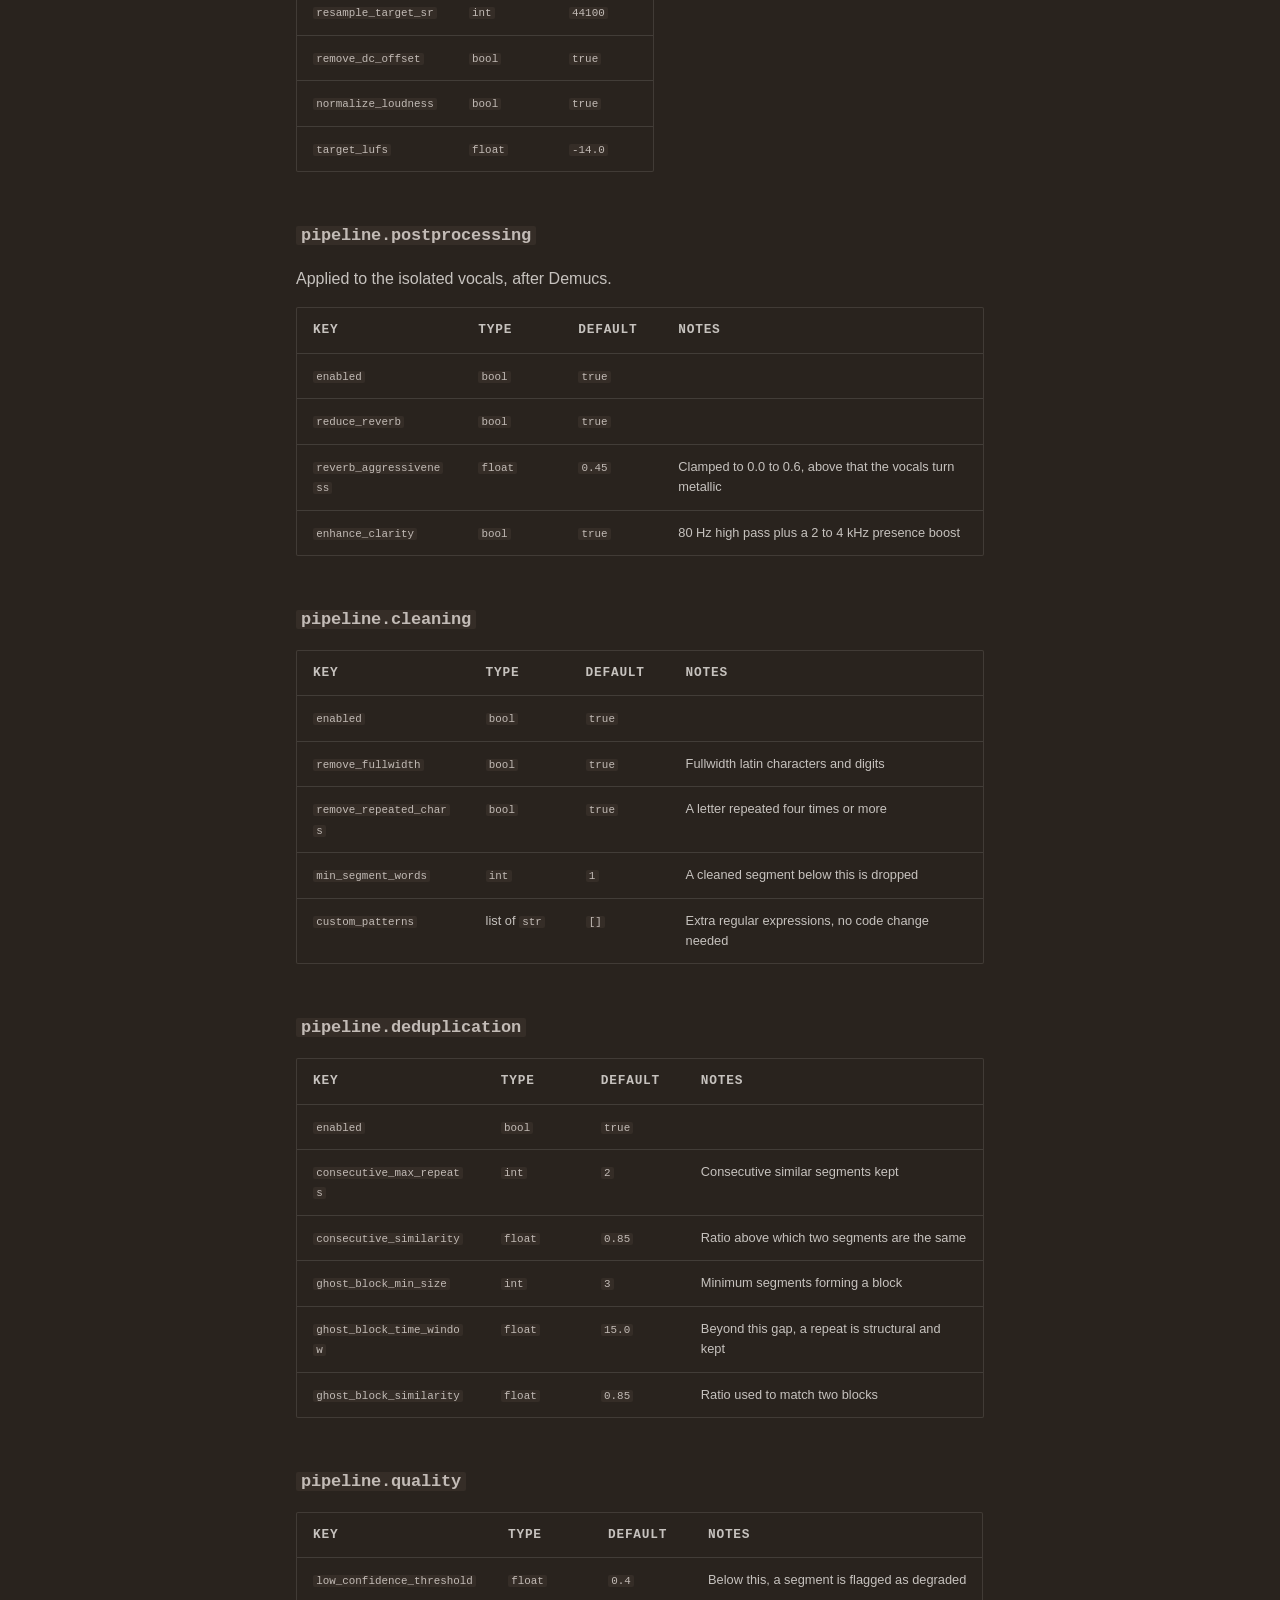
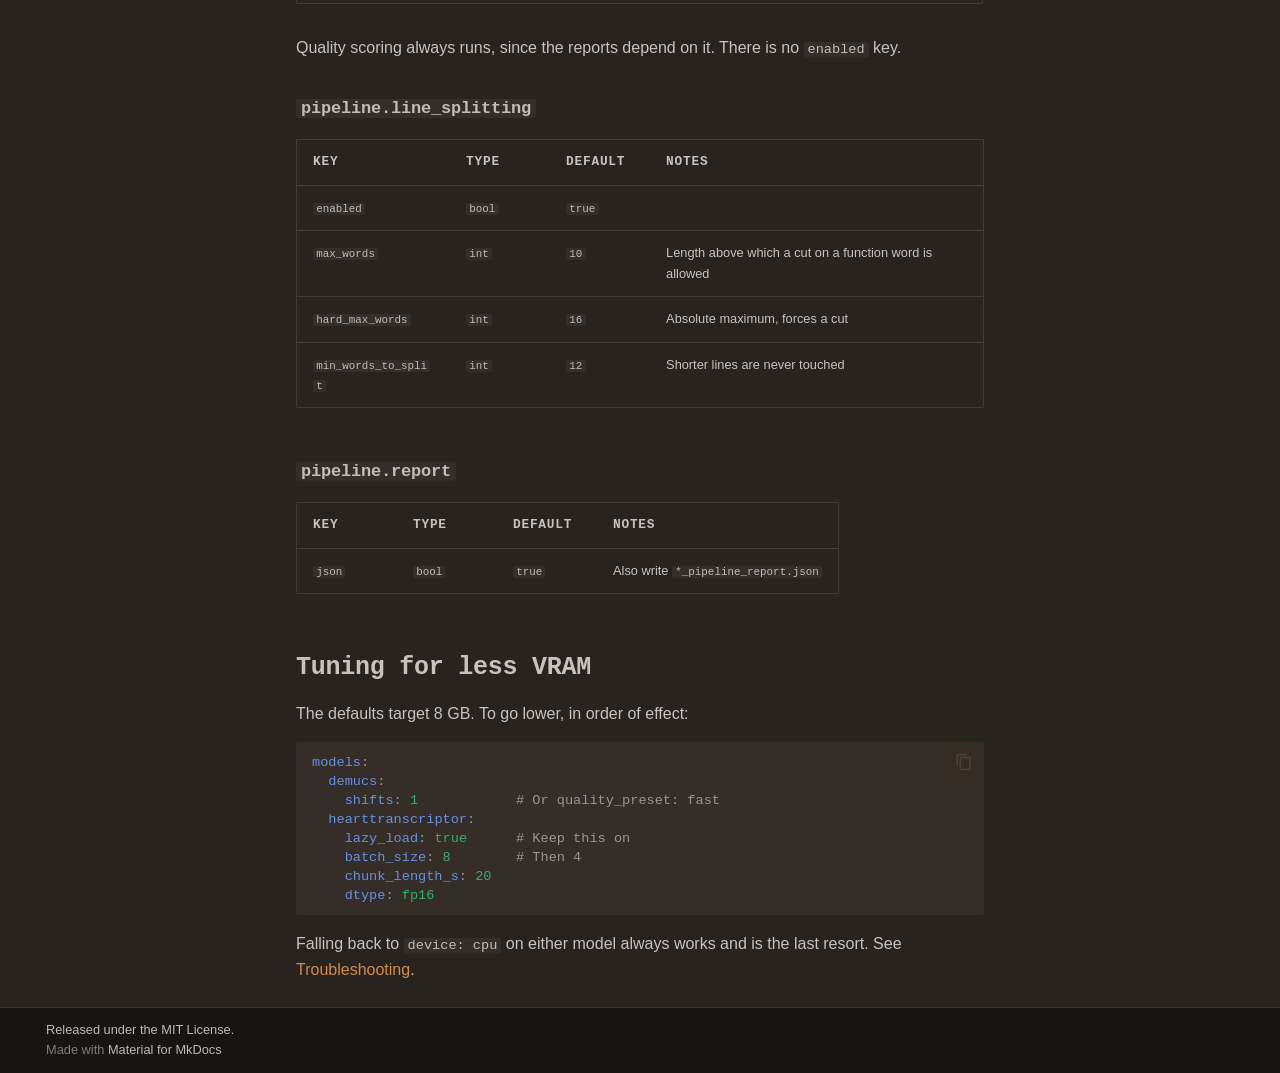
<file: configuration/index.html>
<!doctype html>
<html lang="en" class="no-js">
  <head>
    
      <meta charset="utf-8">
      <meta name="viewport" content="width=device-width,initial-scale=1">
      
        <meta name="description" content="Turn a song into timestamped lyrics, with Demucs and HeartTranscriptor.">
      
      
      
        <link rel="canonical" href="https://Laidwin.github.io/Lyricsmith/configuration/">
      
      
        <link rel="prev" href="../library/">
      
      
        <link rel="next" href="../processing-chain/">
      
      
        
      
      
      <link rel="icon" href="../assets/images/favicon.png">
      <meta name="generator" content="mkdocs-1.6.1, mkdocs-material-9.7.7">
    
    
      
        <title>Configuration - Lyricsmith</title>
      
    
    
      <link rel="stylesheet" href="../assets/stylesheets/main.ec1eaa64.min.css">
      
        
        <link rel="stylesheet" href="../assets/stylesheets/palette.ab4e12ef.min.css">
      
      


    
    
      
    
    
      
    
    
      <link rel="stylesheet" href="../stylesheets/forge.css">
    
    <script>__md_scope=new URL("..",location),__md_hash=e=>[...e].reduce(((e,_)=>(e<<5)-e+_.charCodeAt(0)),0),__md_get=(e,_=localStorage,t=__md_scope)=>JSON.parse(_.getItem(t.pathname+"."+e)),__md_set=(e,_,t=localStorage,a=__md_scope)=>{try{t.setItem(a.pathname+"."+e,JSON.stringify(_))}catch(e){}}</script>
    
      

    
    
  </head>
  
  
    
    
      
    
    
    
    
    <body dir="ltr" data-md-color-scheme="slate" data-md-color-primary="custom" data-md-color-accent="custom">
  
    
    <input class="md-toggle" data-md-toggle="drawer" type="checkbox" id="__drawer" autocomplete="off">
    <input class="md-toggle" data-md-toggle="search" type="checkbox" id="__search" autocomplete="off">
    <label class="md-overlay" for="__drawer"></label>
    <div data-md-component="skip">
      
        
        <a href="#configuration" class="md-skip">
          Skip to content
        </a>
      
    </div>
    <div data-md-component="announce">
      
    </div>
    
    
      

  

<header class="md-header md-header--shadow" data-md-component="header">
  <nav class="md-header__inner md-grid" aria-label="Header">
    <a href=".." title="Lyricsmith" class="md-header__button md-logo" aria-label="Lyricsmith" data-md-component="logo">
      
  
  <svg xmlns="http://www.w3.org/2000/svg" viewBox="0 0 24 24"><path d="M9 5v5c4.03 2.47-.56 4.97-3 6v3h15v-3c-6.41-2.73-3.53-7 1-8V5zM2 6c.81 2.13 2.42 3.5 5 4V6z"/></svg>

    </a>
    <label class="md-header__button md-icon" for="__drawer">
      
      <svg xmlns="http://www.w3.org/2000/svg" viewBox="0 0 24 24"><path d="M3 6h18v2H3zm0 5h18v2H3zm0 5h18v2H3z"/></svg>
    </label>
    <div class="md-header__title" data-md-component="header-title">
      <div class="md-header__ellipsis">
        <div class="md-header__topic">
          <span class="md-ellipsis">
            Lyricsmith
          </span>
        </div>
        <div class="md-header__topic" data-md-component="header-topic">
          <span class="md-ellipsis">
            
              Configuration
            
          </span>
        </div>
      </div>
    </div>
    
      
        <form class="md-header__option" data-md-component="palette">
  
    
    
    
    <input class="md-option" data-md-color-media="" data-md-color-scheme="slate" data-md-color-primary="custom" data-md-color-accent="custom"  aria-label="Switch to light mode"  type="radio" name="__palette" id="__palette_0">
    
      <label class="md-header__button md-icon" title="Switch to light mode" for="__palette_1" hidden>
        <svg xmlns="http://www.w3.org/2000/svg" viewBox="0 0 24 24"><path d="M12 7a5 5 0 0 1 5 5 5 5 0 0 1-5 5 5 5 0 0 1-5-5 5 5 0 0 1 5-5m0 2a3 3 0 0 0-3 3 3 3 0 0 0 3 3 3 3 0 0 0 3-3 3 3 0 0 0-3-3m0-7 2.39 3.42C13.65 5.15 12.84 5 12 5s-1.65.15-2.39.42zM3.34 7l4.16-.35A7.2 7.2 0 0 0 5.94 8.5c-.44.74-.69 1.5-.83 2.29zm.02 10 1.76-3.77a7.131 7.131 0 0 0 2.38 4.14zM20.65 7l-1.77 3.79a7.02 7.02 0 0 0-2.38-4.15zm-.01 10-4.14.36c.59-.51 1.12-1.14 1.54-1.86.42-.73.69-1.5.83-2.29zM12 22l-2.41-3.44c.74.27 1.55.44 2.41.44.82 0 1.63-.17 2.37-.44z"/></svg>
      </label>
    
  
    
    
    
    <input class="md-option" data-md-color-media="" data-md-color-scheme="default" data-md-color-primary="custom" data-md-color-accent="custom"  aria-label="Switch to dark mode"  type="radio" name="__palette" id="__palette_1">
    
      <label class="md-header__button md-icon" title="Switch to dark mode" for="__palette_0" hidden>
        <svg xmlns="http://www.w3.org/2000/svg" viewBox="0 0 24 24"><path d="m17.75 4.09-2.53 1.94.91 3.06-2.63-1.81-2.63 1.81.91-3.06-2.53-1.94L12.44 4l1.06-3 1.06 3zm3.5 6.91-1.64 1.25.59 1.98-1.7-1.17-1.7 1.17.59-1.98L15.75 11l2.06-.05L18.5 9l.69 1.95zm-2.28 4.95c.83-.08 1.72 1.1 1.19 1.85-.32.45-.66.87-1.08 1.27C15.17 23 8.84 23 4.94 19.07c-3.91-3.9-3.91-10.24 0-14.14.4-.4.82-.76 1.27-1.08.75-.53 1.93.36 1.85 1.19-.27 2.86.69 5.83 2.89 8.02a9.96 9.96 0 0 0 8.02 2.89m-1.64 2.02a12.08 12.08 0 0 1-7.8-3.47c-2.17-2.19-3.33-5-3.49-7.82-2.81 3.14-2.7 7.96.31 10.98 3.02 3.01 7.84 3.12 10.98.31"/></svg>
      </label>
    
  
</form>
      
    
    
      <script>var palette=__md_get("__palette");if(palette&&palette.color){if("(prefers-color-scheme)"===palette.color.media){var media=matchMedia("(prefers-color-scheme: light)"),input=document.querySelector(media.matches?"[data-md-color-media='(prefers-color-scheme: light)']":"[data-md-color-media='(prefers-color-scheme: dark)']");palette.color.media=input.getAttribute("data-md-color-media"),palette.color.scheme=input.getAttribute("data-md-color-scheme"),palette.color.primary=input.getAttribute("data-md-color-primary"),palette.color.accent=input.getAttribute("data-md-color-accent")}for(var[key,value]of Object.entries(palette.color))document.body.setAttribute("data-md-color-"+key,value)}</script>
    
    
    
      
      
        <label class="md-header__button md-icon" for="__search">
          
          <svg xmlns="http://www.w3.org/2000/svg" viewBox="0 0 24 24"><path d="M9.5 3A6.5 6.5 0 0 1 16 9.5c0 1.61-.59 3.09-1.56 4.23l.27.27h.79l5 5-1.5 1.5-5-5v-.79l-.27-.27A6.52 6.52 0 0 1 9.5 16 6.5 6.5 0 0 1 3 9.5 6.5 6.5 0 0 1 9.5 3m0 2C7 5 5 7 5 9.5S7 14 9.5 14 14 12 14 9.5 12 5 9.5 5"/></svg>
        </label>
        <div class="md-search" data-md-component="search" role="dialog">
  <label class="md-search__overlay" for="__search"></label>
  <div class="md-search__inner" role="search">
    <form class="md-search__form" name="search">
      <input type="text" class="md-search__input" name="query" aria-label="Search" placeholder="Search" autocapitalize="off" autocorrect="off" autocomplete="off" spellcheck="false" data-md-component="search-query" required>
      <label class="md-search__icon md-icon" for="__search">
        
        <svg xmlns="http://www.w3.org/2000/svg" viewBox="0 0 24 24"><path d="M9.5 3A6.5 6.5 0 0 1 16 9.5c0 1.61-.59 3.09-1.56 4.23l.27.27h.79l5 5-1.5 1.5-5-5v-.79l-.27-.27A6.52 6.52 0 0 1 9.5 16 6.5 6.5 0 0 1 3 9.5 6.5 6.5 0 0 1 9.5 3m0 2C7 5 5 7 5 9.5S7 14 9.5 14 14 12 14 9.5 12 5 9.5 5"/></svg>
        
        <svg xmlns="http://www.w3.org/2000/svg" viewBox="0 0 24 24"><path d="M20 11v2H8l5.5 5.5-1.42 1.42L4.16 12l7.92-7.92L13.5 5.5 8 11z"/></svg>
      </label>
      <nav class="md-search__options" aria-label="Search">
        
        <button type="reset" class="md-search__icon md-icon" title="Clear" aria-label="Clear" tabindex="-1">
          
          <svg xmlns="http://www.w3.org/2000/svg" viewBox="0 0 24 24"><path d="M19 6.41 17.59 5 12 10.59 6.41 5 5 6.41 10.59 12 5 17.59 6.41 19 12 13.41 17.59 19 19 17.59 13.41 12z"/></svg>
        </button>
      </nav>
      
        <div class="md-search__suggest" data-md-component="search-suggest"></div>
      
    </form>
    <div class="md-search__output">
      <div class="md-search__scrollwrap" tabindex="0" data-md-scrollfix>
        <div class="md-search-result" data-md-component="search-result">
          <div class="md-search-result__meta">
            Initializing search
          </div>
          <ol class="md-search-result__list" role="presentation"></ol>
        </div>
      </div>
    </div>
  </div>
</div>
      
    
    
      <div class="md-header__source">
        <a href="https://github.com/Laidwin/Lyricsmith" title="Go to repository" class="md-source" data-md-component="source">
  <div class="md-source__icon md-icon">
    
    <svg xmlns="http://www.w3.org/2000/svg" viewBox="0 0 448 512"><!--! Font Awesome Free 7.1.0 by @fontawesome - https://fontawesome.com License - https://fontawesome.com/license/free (Icons: CC BY 4.0, Fonts: SIL OFL 1.1, Code: MIT License) Copyright 2025 Fonticons, Inc.--><path d="M439.6 236.1 244 40.5c-5.4-5.5-12.8-8.5-20.4-8.5s-15 3-20.4 8.4L162.5 81l51.5 51.5c27.1-9.1 52.7 16.8 43.4 43.7l49.7 49.7c34.2-11.8 61.2 31 35.5 56.7-26.5 26.5-70.2-2.9-56-37.3L240.3 199v121.9c25.3 12.5 22.3 41.8 9.1 55-6.4 6.4-15.2 10.1-24.3 10.1s-17.8-3.6-24.3-10.1c-17.6-17.6-11.1-46.9 11.2-56v-123c-20.8-8.5-24.6-30.7-18.6-45L142.6 101 8.5 235.1C3 240.6 0 247.9 0 255.5s3 15 8.5 20.4l195.6 195.7c5.4 5.4 12.7 8.4 20.4 8.4s15-3 20.4-8.4l194.7-194.7c5.4-5.4 8.4-12.8 8.4-20.4s-3-15-8.4-20.4"/></svg>
  </div>
  <div class="md-source__repository">
    Lyricsmith
  </div>
</a>
      </div>
    
  </nav>
  
</header>
    
    <div class="md-container" data-md-component="container">
      
      
        
          
        
      
      <main class="md-main" data-md-component="main">
        <div class="md-main__inner md-grid">
          
            
              
              <div class="md-sidebar md-sidebar--primary" data-md-component="sidebar" data-md-type="navigation" >
                <div class="md-sidebar__scrollwrap">
                  <div class="md-sidebar__inner">
                    



<nav class="md-nav md-nav--primary" aria-label="Navigation" data-md-level="0">
  <label class="md-nav__title" for="__drawer">
    <a href=".." title="Lyricsmith" class="md-nav__button md-logo" aria-label="Lyricsmith" data-md-component="logo">
      
  
  <svg xmlns="http://www.w3.org/2000/svg" viewBox="0 0 24 24"><path d="M9 5v5c4.03 2.47-.56 4.97-3 6v3h15v-3c-6.41-2.73-3.53-7 1-8V5zM2 6c.81 2.13 2.42 3.5 5 4V6z"/></svg>

    </a>
    Lyricsmith
  </label>
  
    <div class="md-nav__source">
      <a href="https://github.com/Laidwin/Lyricsmith" title="Go to repository" class="md-source" data-md-component="source">
  <div class="md-source__icon md-icon">
    
    <svg xmlns="http://www.w3.org/2000/svg" viewBox="0 0 448 512"><!--! Font Awesome Free 7.1.0 by @fontawesome - https://fontawesome.com License - https://fontawesome.com/license/free (Icons: CC BY 4.0, Fonts: SIL OFL 1.1, Code: MIT License) Copyright 2025 Fonticons, Inc.--><path d="M439.6 236.1 244 40.5c-5.4-5.5-12.8-8.5-20.4-8.5s-15 3-20.4 8.4L162.5 81l51.5 51.5c27.1-9.1 52.7 16.8 43.4 43.7l49.7 49.7c34.2-11.8 61.2 31 35.5 56.7-26.5 26.5-70.2-2.9-56-37.3L240.3 199v121.9c25.3 12.5 22.3 41.8 9.1 55-6.4 6.4-15.2 10.1-24.3 10.1s-17.8-3.6-24.3-10.1c-17.6-17.6-11.1-46.9 11.2-56v-123c-20.8-8.5-24.6-30.7-18.6-45L142.6 101 8.5 235.1C3 240.6 0 247.9 0 255.5s3 15 8.5 20.4l195.6 195.7c5.4 5.4 12.7 8.4 20.4 8.4s15-3 20.4-8.4l194.7-194.7c5.4-5.4 8.4-12.8 8.4-20.4s-3-15-8.4-20.4"/></svg>
  </div>
  <div class="md-source__repository">
    Lyricsmith
  </div>
</a>
    </div>
  
  <ul class="md-nav__list" data-md-scrollfix>
    
      
      
  
  
  
  
    <li class="md-nav__item">
      <a href=".." class="md-nav__link">
        
  
  
  <span class="md-ellipsis">
    
  
    Home
  

    
  </span>
  
  

      </a>
    </li>
  

    
      
      
  
  
  
  
    
    
    
    
      
        
        
      
    
    
    <li class="md-nav__item md-nav__item--section md-nav__item--nested">
      
        
        
        <input class="md-nav__toggle md-toggle " type="checkbox" id="__nav_2" >
        
          
          <label class="md-nav__link" for="__nav_2" id="__nav_2_label" tabindex="">
            
  
  
  <span class="md-ellipsis">
    
  
    Getting started
  

    
  </span>
  
  

            <span class="md-nav__icon md-icon"></span>
          </label>
        
        <nav class="md-nav" data-md-level="1" aria-labelledby="__nav_2_label" aria-expanded="false">
          <label class="md-nav__title" for="__nav_2">
            <span class="md-nav__icon md-icon"></span>
            
  
    Getting started
  

          </label>
          <ul class="md-nav__list" data-md-scrollfix>
            
              
                
  
  
  
  
    <li class="md-nav__item">
      <a href="../installation/" class="md-nav__link">
        
  
  
  <span class="md-ellipsis">
    
  
    Installation
  

    
  </span>
  
  

      </a>
    </li>
  

              
            
              
                
  
  
  
  
    <li class="md-nav__item">
      <a href="../cli/" class="md-nav__link">
        
  
  
  <span class="md-ellipsis">
    
  
    Command line
  

    
  </span>
  
  

      </a>
    </li>
  

              
            
              
                
  
  
  
  
    <li class="md-nav__item">
      <a href="../library/" class="md-nav__link">
        
  
  
  <span class="md-ellipsis">
    
  
    Library
  

    
  </span>
  
  

      </a>
    </li>
  

              
            
          </ul>
        </nav>
      
    </li>
  

    
      
      
  
  
    
  
  
  
    
    
    
    
      
        
        
      
    
    
    <li class="md-nav__item md-nav__item--active md-nav__item--section md-nav__item--nested">
      
        
        
        <input class="md-nav__toggle md-toggle " type="checkbox" id="__nav_3" checked>
        
          
          <label class="md-nav__link" for="__nav_3" id="__nav_3_label" tabindex="">
            
  
  
  <span class="md-ellipsis">
    
  
    Reference
  

    
  </span>
  
  

            <span class="md-nav__icon md-icon"></span>
          </label>
        
        <nav class="md-nav" data-md-level="1" aria-labelledby="__nav_3_label" aria-expanded="true">
          <label class="md-nav__title" for="__nav_3">
            <span class="md-nav__icon md-icon"></span>
            
  
    Reference
  

          </label>
          <ul class="md-nav__list" data-md-scrollfix>
            
              
                
  
  
    
  
  
  
    <li class="md-nav__item md-nav__item--active">
      
      <input class="md-nav__toggle md-toggle" type="checkbox" id="__toc">
      
      
        
      
      
        <label class="md-nav__link md-nav__link--active" for="__toc">
          
  
  
  <span class="md-ellipsis">
    
  
    Configuration
  

    
  </span>
  
  

          <span class="md-nav__icon md-icon"></span>
        </label>
      
      <a href="./" class="md-nav__link md-nav__link--active">
        
  
  
  <span class="md-ellipsis">
    
  
    Configuration
  

    
  </span>
  
  

      </a>
      
        

<nav class="md-nav md-nav--secondary" aria-label="Table of contents">
  
  
  
    
  
  
    <label class="md-nav__title" for="__toc">
      <span class="md-nav__icon md-icon"></span>
      Table of contents
    </label>
    <ul class="md-nav__list" data-md-component="toc" data-md-scrollfix>
      
        <li class="md-nav__item">
  <a href="#how-the-file-is-loaded" class="md-nav__link">
    <span class="md-ellipsis">
      
        How the file is loaded
      
    </span>
  </a>
  
</li>
      
        <li class="md-nav__item">
  <a href="#full-reference" class="md-nav__link">
    <span class="md-ellipsis">
      
        Full reference
      
    </span>
  </a>
  
    <nav class="md-nav" aria-label="Full reference">
      <ul class="md-nav__list">
        
          <li class="md-nav__item">
  <a href="#modelsdemucs" class="md-nav__link">
    <span class="md-ellipsis">
      
        models.demucs
      
    </span>
  </a>
  
</li>
        
          <li class="md-nav__item">
  <a href="#modelshearttranscriptor" class="md-nav__link">
    <span class="md-ellipsis">
      
        models.hearttranscriptor
      
    </span>
  </a>
  
</li>
        
          <li class="md-nav__item">
  <a href="#pipeline" class="md-nav__link">
    <span class="md-ellipsis">
      
        pipeline
      
    </span>
  </a>
  
</li>
        
          <li class="md-nav__item">
  <a href="#pipelinepreprocessing" class="md-nav__link">
    <span class="md-ellipsis">
      
        pipeline.preprocessing
      
    </span>
  </a>
  
</li>
        
          <li class="md-nav__item">
  <a href="#pipelinepostprocessing" class="md-nav__link">
    <span class="md-ellipsis">
      
        pipeline.postprocessing
      
    </span>
  </a>
  
</li>
        
          <li class="md-nav__item">
  <a href="#pipelinecleaning" class="md-nav__link">
    <span class="md-ellipsis">
      
        pipeline.cleaning
      
    </span>
  </a>
  
</li>
        
          <li class="md-nav__item">
  <a href="#pipelinededuplication" class="md-nav__link">
    <span class="md-ellipsis">
      
        pipeline.deduplication
      
    </span>
  </a>
  
</li>
        
          <li class="md-nav__item">
  <a href="#pipelinequality" class="md-nav__link">
    <span class="md-ellipsis">
      
        pipeline.quality
      
    </span>
  </a>
  
</li>
        
          <li class="md-nav__item">
  <a href="#pipelineline_splitting" class="md-nav__link">
    <span class="md-ellipsis">
      
        pipeline.line_splitting
      
    </span>
  </a>
  
</li>
        
          <li class="md-nav__item">
  <a href="#pipelinereport" class="md-nav__link">
    <span class="md-ellipsis">
      
        pipeline.report
      
    </span>
  </a>
  
</li>
        
      </ul>
    </nav>
  
</li>
      
        <li class="md-nav__item">
  <a href="#tuning-for-less-vram" class="md-nav__link">
    <span class="md-ellipsis">
      
        Tuning for less VRAM
      
    </span>
  </a>
  
</li>
      
    </ul>
  
</nav>
      
    </li>
  

              
            
              
                
  
  
  
  
    <li class="md-nav__item">
      <a href="../processing-chain/" class="md-nav__link">
        
  
  
  <span class="md-ellipsis">
    
  
    Processing chain
  

    
  </span>
  
  

      </a>
    </li>
  

              
            
              
                
  
  
  
  
    <li class="md-nav__item">
      <a href="../output/" class="md-nav__link">
        
  
  
  <span class="md-ellipsis">
    
  
    Output format
  

    
  </span>
  
  

      </a>
    </li>
  

              
            
          </ul>
        </nav>
      
    </li>
  

    
      
      
  
  
  
  
    
    
    
    
      
        
        
      
    
    
    <li class="md-nav__item md-nav__item--section md-nav__item--nested">
      
        
        
        <input class="md-nav__toggle md-toggle " type="checkbox" id="__nav_4" >
        
          
          <label class="md-nav__link" for="__nav_4" id="__nav_4_label" tabindex="">
            
  
  
  <span class="md-ellipsis">
    
  
    Internals
  

    
  </span>
  
  

            <span class="md-nav__icon md-icon"></span>
          </label>
        
        <nav class="md-nav" data-md-level="1" aria-labelledby="__nav_4_label" aria-expanded="false">
          <label class="md-nav__title" for="__nav_4">
            <span class="md-nav__icon md-icon"></span>
            
  
    Internals
  

          </label>
          <ul class="md-nav__list" data-md-scrollfix>
            
              
                
  
  
  
  
    <li class="md-nav__item">
      <a href="../architecture/" class="md-nav__link">
        
  
  
  <span class="md-ellipsis">
    
  
    Architecture
  

    
  </span>
  
  

      </a>
    </li>
  

              
            
              
                
  
  
  
  
    <li class="md-nav__item">
      <a href="../troubleshooting/" class="md-nav__link">
        
  
  
  <span class="md-ellipsis">
    
  
    Troubleshooting
  

    
  </span>
  
  

      </a>
    </li>
  

              
            
              
                
  
  
  
  
    <li class="md-nav__item">
      <a href="../contributing/" class="md-nav__link">
        
  
  
  <span class="md-ellipsis">
    
  
    Contributing
  

    
  </span>
  
  

      </a>
    </li>
  

              
            
          </ul>
        </nav>
      
    </li>
  

    
  </ul>
</nav>
                  </div>
                </div>
              </div>
            
            
              
              <div class="md-sidebar md-sidebar--secondary" data-md-component="sidebar" data-md-type="toc" >
                <div class="md-sidebar__scrollwrap">
                  <div class="md-sidebar__inner">
                    

<nav class="md-nav md-nav--secondary" aria-label="Table of contents">
  
  
  
    
  
  
    <label class="md-nav__title" for="__toc">
      <span class="md-nav__icon md-icon"></span>
      Table of contents
    </label>
    <ul class="md-nav__list" data-md-component="toc" data-md-scrollfix>
      
        <li class="md-nav__item">
  <a href="#how-the-file-is-loaded" class="md-nav__link">
    <span class="md-ellipsis">
      
        How the file is loaded
      
    </span>
  </a>
  
</li>
      
        <li class="md-nav__item">
  <a href="#full-reference" class="md-nav__link">
    <span class="md-ellipsis">
      
        Full reference
      
    </span>
  </a>
  
    <nav class="md-nav" aria-label="Full reference">
      <ul class="md-nav__list">
        
          <li class="md-nav__item">
  <a href="#modelsdemucs" class="md-nav__link">
    <span class="md-ellipsis">
      
        models.demucs
      
    </span>
  </a>
  
</li>
        
          <li class="md-nav__item">
  <a href="#modelshearttranscriptor" class="md-nav__link">
    <span class="md-ellipsis">
      
        models.hearttranscriptor
      
    </span>
  </a>
  
</li>
        
          <li class="md-nav__item">
  <a href="#pipeline" class="md-nav__link">
    <span class="md-ellipsis">
      
        pipeline
      
    </span>
  </a>
  
</li>
        
          <li class="md-nav__item">
  <a href="#pipelinepreprocessing" class="md-nav__link">
    <span class="md-ellipsis">
      
        pipeline.preprocessing
      
    </span>
  </a>
  
</li>
        
          <li class="md-nav__item">
  <a href="#pipelinepostprocessing" class="md-nav__link">
    <span class="md-ellipsis">
      
        pipeline.postprocessing
      
    </span>
  </a>
  
</li>
        
          <li class="md-nav__item">
  <a href="#pipelinecleaning" class="md-nav__link">
    <span class="md-ellipsis">
      
        pipeline.cleaning
      
    </span>
  </a>
  
</li>
        
          <li class="md-nav__item">
  <a href="#pipelinededuplication" class="md-nav__link">
    <span class="md-ellipsis">
      
        pipeline.deduplication
      
    </span>
  </a>
  
</li>
        
          <li class="md-nav__item">
  <a href="#pipelinequality" class="md-nav__link">
    <span class="md-ellipsis">
      
        pipeline.quality
      
    </span>
  </a>
  
</li>
        
          <li class="md-nav__item">
  <a href="#pipelineline_splitting" class="md-nav__link">
    <span class="md-ellipsis">
      
        pipeline.line_splitting
      
    </span>
  </a>
  
</li>
        
          <li class="md-nav__item">
  <a href="#pipelinereport" class="md-nav__link">
    <span class="md-ellipsis">
      
        pipeline.report
      
    </span>
  </a>
  
</li>
        
      </ul>
    </nav>
  
</li>
      
        <li class="md-nav__item">
  <a href="#tuning-for-less-vram" class="md-nav__link">
    <span class="md-ellipsis">
      
        Tuning for less VRAM
      
    </span>
  </a>
  
</li>
      
    </ul>
  
</nav>
                  </div>
                </div>
              </div>
            
          
          
            <div class="md-content" data-md-component="content">
              
              <article class="md-content__inner md-typeset">
                
                  


  
  


<h1 id="configuration">Configuration<a class="headerlink" href="#configuration" title="Permanent link">&para;</a></h1>
<p>Every tunable parameter lives in <code>config.yaml</code> at the project root. Nothing is
hard coded in the Python code, and no setting is read from anywhere else.</p>
<h2 id="how-the-file-is-loaded">How the file is loaded<a class="headerlink" href="#how-the-file-is-loaded" title="Permanent link">&para;</a></h2>
<p>The file is resolved in this order:</p>
<ol>
<li>the <code>--config PATH</code> command line option, or the argument given to
   <code>Config.load()</code>;</li>
<li>the <code>LYRICSMITH_CONFIG</code> environment variable;</li>
<li><code>config.yaml</code> next to the package, at the project root.</li>
</ol>
<p>It is then parsed into typed dataclasses, one per section. Two consequences
matter in practice:</p>
<ul>
<li>
<p><strong>A key you did not declare is an error.</strong> A typo raises <code>ConfigError</code> at
  startup instead of silently falling back to a default.</p>
<div class="highlight"><pre><span></span><code><a id="__codelineno-0-1" name="__codelineno-0-1" href="#__codelineno-0-1"></a>Configuration error: Unknown key(s) in section 'pipeline.cleaning': enabledd.
<a id="__codelineno-0-2" name="__codelineno-0-2" href="#__codelineno-0-2"></a>Known keys: custom_patterns, enabled, min_segment_words, remove_fullwidth,
<a id="__codelineno-0-3" name="__codelineno-0-3" href="#__codelineno-0-3"></a>remove_repeated_chars.
</code></pre></div>
</li>
<li>
<p><strong>Any key may be omitted.</strong> Missing sections and missing keys fall back to the
  defaults listed below, which are declared once, in <code>lyricsmith/config.py</code>.</p>
</li>
</ul>
<p>Relative paths, such as <code>output_dir</code> and <code>model_path</code>, are resolved against the
directory holding <code>config.yaml</code>, never against the current working directory.</p>
<h2 id="full-reference">Full reference<a class="headerlink" href="#full-reference" title="Permanent link">&para;</a></h2>
<h3 id="modelsdemucs"><code>models.demucs</code><a class="headerlink" href="#modelsdemucs" title="Permanent link">&para;</a></h3>
<p>Vocal separation. See the <a href="../cli/#demucs-quality-presets">presets</a>, which
override <code>name</code> and <code>shifts</code> when set.</p>
<table>
<thead>
<tr>
<th>Key</th>
<th>Type</th>
<th>Default</th>
<th>Notes</th>
</tr>
</thead>
<tbody>
<tr>
<td><code>name</code></td>
<td><code>str</code></td>
<td><code>htdemucs</code></td>
<td>Any Demucs model name, <code>htdemucs_ft</code> is the fine tuned one</td>
</tr>
<tr>
<td><code>device</code></td>
<td><code>str</code></td>
<td><code>cuda</code></td>
<td><code>cuda</code> or <code>cpu</code>, falls back to CPU when CUDA is absent</td>
</tr>
<tr>
<td><code>shifts</code></td>
<td><code>int</code></td>
<td><code>1</code></td>
<td>More shifts means better quality, more time and VRAM</td>
</tr>
<tr>
<td><code>overlap</code></td>
<td><code>float</code></td>
<td><code>0.25</code></td>
<td>Overlap between processed chunks</td>
</tr>
<tr>
<td><code>jobs</code></td>
<td><code>int</code></td>
<td><code>0</code></td>
<td>CPU workers, <code>0</code> means auto</td>
</tr>
<tr>
<td><code>quality_preset</code></td>
<td><code>str</code> or null</td>
<td><code>null</code></td>
<td><code>fast</code>, <code>balanced</code> or <code>best</code></td>
</tr>
</tbody>
</table>
<h3 id="modelshearttranscriptor"><code>models.hearttranscriptor</code><a class="headerlink" href="#modelshearttranscriptor" title="Permanent link">&para;</a></h3>
<p>The ASR engine and its generation options. Every anti hallucination option
defaults to null, meaning "not set", in which case it is left out of the
generation call entirely and the model default applies.</p>
<table>
<thead>
<tr>
<th>Key</th>
<th>Type</th>
<th>Default</th>
<th>Notes</th>
</tr>
</thead>
<tbody>
<tr>
<td><code>model_path</code></td>
<td><code>str</code></td>
<td><code>./models/ckpt</code></td>
<td>Directory holding the checkpoint</td>
</tr>
<tr>
<td><code>device</code></td>
<td><code>str</code></td>
<td><code>cuda</code></td>
<td><code>cuda</code> or <code>cpu</code></td>
</tr>
<tr>
<td><code>lazy_load</code></td>
<td><code>bool</code></td>
<td><code>true</code></td>
<td>Load and unload around each file, required on 8 GB</td>
</tr>
<tr>
<td><code>dtype</code></td>
<td><code>str</code></td>
<td><code>bf16</code></td>
<td><code>bf16</code>, <code>fp16</code> or <code>fp32</code></td>
</tr>
<tr>
<td><code>chunk_length_s</code></td>
<td><code>int</code></td>
<td><code>30</code></td>
<td>Window fed to Whisper, drives VRAM use</td>
</tr>
<tr>
<td><code>batch_size</code></td>
<td><code>int</code></td>
<td><code>16</code></td>
<td>Windows processed at once, drives VRAM use</td>
</tr>
<tr>
<td><code>condition_on_previous_text</code></td>
<td><code>bool</code> or null</td>
<td><code>null</code></td>
<td>The main fix against repetition loops, set it to <code>false</code></td>
</tr>
<tr>
<td><code>no_speech_threshold</code></td>
<td><code>float</code> or null</td>
<td><code>null</code></td>
<td>Discards chunks without clear vocals</td>
</tr>
<tr>
<td><code>logprob_threshold</code></td>
<td><code>float</code> or null</td>
<td><code>null</code></td>
<td>Required as soon as <code>no_speech_threshold</code> is set</td>
</tr>
<tr>
<td><code>compression_ratio_threshold</code></td>
<td><code>float</code> or null</td>
<td><code>null</code></td>
<td>Detects and rejects repetitive chunks</td>
</tr>
<tr>
<td><code>temperature</code></td>
<td><code>float</code> or list</td>
<td><code>null</code></td>
<td>A list is a fallback ladder, tried in order</td>
</tr>
<tr>
<td><code>beam_size</code></td>
<td><code>int</code> or null</td>
<td><code>null</code></td>
<td>Beam search width, mapped to <code>num_beams</code></td>
</tr>
</tbody>
</table>
<div class="admonition warning">
<p class="admonition-title">logprob_threshold travels with no_speech_threshold</p>
<p>The Whisper fallback in <code>transformers</code> reads <code>logprobs</code> inside its
no-speech branch, and that value only exists when <code>logprob_threshold</code> is
set. Setting <code>no_speech_threshold</code> alone raises <code>UnboundLocalError</code> deep
inside the library. The shipped <code>config.yaml</code> sets both.</p>
</div>
<p>The openai-whisper option <code>best_of</code> has no equivalent in the <code>transformers</code>
generation API and is deliberately unsupported.</p>
<h3 id="pipeline"><code>pipeline</code><a class="headerlink" href="#pipeline" title="Permanent link">&para;</a></h3>
<table>
<thead>
<tr>
<th>Key</th>
<th>Type</th>
<th>Default</th>
<th>Notes</th>
</tr>
</thead>
<tbody>
<tr>
<td><code>output_dir</code></td>
<td><code>str</code></td>
<td><code>./outputs</code></td>
<td>One subdirectory per input file is created here</td>
</tr>
<tr>
<td><code>keep_stems</code></td>
<td><code>bool</code></td>
<td><code>false</code></td>
<td>Keep the Demucs stems next to the lyrics</td>
</tr>
<tr>
<td><code>target_sample_rate</code></td>
<td><code>int</code></td>
<td><code>16000</code></td>
<td>Sample rate expected by HeartTranscriptor</td>
</tr>
<tr>
<td><code>supported_formats</code></td>
<td>list of <code>str</code></td>
<td><code>.mp3</code>, <code>.wav</code>, <code>.flac</code>, <code>.m4a</code>, <code>.ogg</code></td>
<td>Lowercased once at load time</td>
</tr>
</tbody>
</table>
<h3 id="pipelinepreprocessing"><code>pipeline.preprocessing</code><a class="headerlink" href="#pipelinepreprocessing" title="Permanent link">&para;</a></h3>
<p>Applied to the source audio, before Demucs. See
<a href="../processing-chain/#1-preprocess">Processing chain</a>.</p>
<table>
<thead>
<tr>
<th>Key</th>
<th>Type</th>
<th>Default</th>
</tr>
</thead>
<tbody>
<tr>
<td><code>enabled</code></td>
<td><code>bool</code></td>
<td><code>true</code></td>
</tr>
<tr>
<td><code>resample</code></td>
<td><code>bool</code></td>
<td><code>true</code></td>
</tr>
<tr>
<td><code>resample_target_sr</code></td>
<td><code>int</code></td>
<td><code>44100</code></td>
</tr>
<tr>
<td><code>remove_dc_offset</code></td>
<td><code>bool</code></td>
<td><code>true</code></td>
</tr>
<tr>
<td><code>normalize_loudness</code></td>
<td><code>bool</code></td>
<td><code>true</code></td>
</tr>
<tr>
<td><code>target_lufs</code></td>
<td><code>float</code></td>
<td><code>-14.0</code></td>
</tr>
</tbody>
</table>
<h3 id="pipelinepostprocessing"><code>pipeline.postprocessing</code><a class="headerlink" href="#pipelinepostprocessing" title="Permanent link">&para;</a></h3>
<p>Applied to the isolated vocals, after Demucs.</p>
<table>
<thead>
<tr>
<th>Key</th>
<th>Type</th>
<th>Default</th>
<th>Notes</th>
</tr>
</thead>
<tbody>
<tr>
<td><code>enabled</code></td>
<td><code>bool</code></td>
<td><code>true</code></td>
<td></td>
</tr>
<tr>
<td><code>reduce_reverb</code></td>
<td><code>bool</code></td>
<td><code>true</code></td>
<td></td>
</tr>
<tr>
<td><code>reverb_aggressiveness</code></td>
<td><code>float</code></td>
<td><code>0.45</code></td>
<td>Clamped to 0.0 to 0.6, above that the vocals turn metallic</td>
</tr>
<tr>
<td><code>enhance_clarity</code></td>
<td><code>bool</code></td>
<td><code>true</code></td>
<td>80 Hz high pass plus a 2 to 4 kHz presence boost</td>
</tr>
</tbody>
</table>
<h3 id="pipelinecleaning"><code>pipeline.cleaning</code><a class="headerlink" href="#pipelinecleaning" title="Permanent link">&para;</a></h3>
<table>
<thead>
<tr>
<th>Key</th>
<th>Type</th>
<th>Default</th>
<th>Notes</th>
</tr>
</thead>
<tbody>
<tr>
<td><code>enabled</code></td>
<td><code>bool</code></td>
<td><code>true</code></td>
<td></td>
</tr>
<tr>
<td><code>remove_fullwidth</code></td>
<td><code>bool</code></td>
<td><code>true</code></td>
<td>Fullwidth latin characters and digits</td>
</tr>
<tr>
<td><code>remove_repeated_chars</code></td>
<td><code>bool</code></td>
<td><code>true</code></td>
<td>A letter repeated four times or more</td>
</tr>
<tr>
<td><code>min_segment_words</code></td>
<td><code>int</code></td>
<td><code>1</code></td>
<td>A cleaned segment below this is dropped</td>
</tr>
<tr>
<td><code>custom_patterns</code></td>
<td>list of <code>str</code></td>
<td><code>[]</code></td>
<td>Extra regular expressions, no code change needed</td>
</tr>
</tbody>
</table>
<h3 id="pipelinededuplication"><code>pipeline.deduplication</code><a class="headerlink" href="#pipelinededuplication" title="Permanent link">&para;</a></h3>
<table>
<thead>
<tr>
<th>Key</th>
<th>Type</th>
<th>Default</th>
<th>Notes</th>
</tr>
</thead>
<tbody>
<tr>
<td><code>enabled</code></td>
<td><code>bool</code></td>
<td><code>true</code></td>
<td></td>
</tr>
<tr>
<td><code>consecutive_max_repeats</code></td>
<td><code>int</code></td>
<td><code>2</code></td>
<td>Consecutive similar segments kept</td>
</tr>
<tr>
<td><code>consecutive_similarity</code></td>
<td><code>float</code></td>
<td><code>0.85</code></td>
<td>Ratio above which two segments are the same</td>
</tr>
<tr>
<td><code>ghost_block_min_size</code></td>
<td><code>int</code></td>
<td><code>3</code></td>
<td>Minimum segments forming a block</td>
</tr>
<tr>
<td><code>ghost_block_time_window</code></td>
<td><code>float</code></td>
<td><code>15.0</code></td>
<td>Beyond this gap, a repeat is structural and kept</td>
</tr>
<tr>
<td><code>ghost_block_similarity</code></td>
<td><code>float</code></td>
<td><code>0.85</code></td>
<td>Ratio used to match two blocks</td>
</tr>
</tbody>
</table>
<h3 id="pipelinequality"><code>pipeline.quality</code><a class="headerlink" href="#pipelinequality" title="Permanent link">&para;</a></h3>
<table>
<thead>
<tr>
<th>Key</th>
<th>Type</th>
<th>Default</th>
<th>Notes</th>
</tr>
</thead>
<tbody>
<tr>
<td><code>low_confidence_threshold</code></td>
<td><code>float</code></td>
<td><code>0.4</code></td>
<td>Below this, a segment is flagged as degraded</td>
</tr>
</tbody>
</table>
<p>Quality scoring always runs, since the reports depend on it. There is no
<code>enabled</code> key.</p>
<h3 id="pipelineline_splitting"><code>pipeline.line_splitting</code><a class="headerlink" href="#pipelineline_splitting" title="Permanent link">&para;</a></h3>
<table>
<thead>
<tr>
<th>Key</th>
<th>Type</th>
<th>Default</th>
<th>Notes</th>
</tr>
</thead>
<tbody>
<tr>
<td><code>enabled</code></td>
<td><code>bool</code></td>
<td><code>true</code></td>
<td></td>
</tr>
<tr>
<td><code>max_words</code></td>
<td><code>int</code></td>
<td><code>10</code></td>
<td>Length above which a cut on a function word is allowed</td>
</tr>
<tr>
<td><code>hard_max_words</code></td>
<td><code>int</code></td>
<td><code>16</code></td>
<td>Absolute maximum, forces a cut</td>
</tr>
<tr>
<td><code>min_words_to_split</code></td>
<td><code>int</code></td>
<td><code>12</code></td>
<td>Shorter lines are never touched</td>
</tr>
</tbody>
</table>
<h3 id="pipelinereport"><code>pipeline.report</code><a class="headerlink" href="#pipelinereport" title="Permanent link">&para;</a></h3>
<table>
<thead>
<tr>
<th>Key</th>
<th>Type</th>
<th>Default</th>
<th>Notes</th>
</tr>
</thead>
<tbody>
<tr>
<td><code>json</code></td>
<td><code>bool</code></td>
<td><code>true</code></td>
<td>Also write <code>*_pipeline_report.json</code></td>
</tr>
</tbody>
</table>
<h2 id="tuning-for-less-vram">Tuning for less VRAM<a class="headerlink" href="#tuning-for-less-vram" title="Permanent link">&para;</a></h2>
<p>The defaults target 8 GB. To go lower, in order of effect:</p>
<div class="highlight"><pre><span></span><code><a id="__codelineno-1-1" name="__codelineno-1-1" href="#__codelineno-1-1"></a><span class="nt">models</span><span class="p">:</span>
<a id="__codelineno-1-2" name="__codelineno-1-2" href="#__codelineno-1-2"></a><span class="w">  </span><span class="nt">demucs</span><span class="p">:</span>
<a id="__codelineno-1-3" name="__codelineno-1-3" href="#__codelineno-1-3"></a><span class="w">    </span><span class="nt">shifts</span><span class="p">:</span><span class="w"> </span><span class="l l-Scalar l-Scalar-Plain">1</span><span class="w">            </span><span class="c1"># Or quality_preset: fast</span>
<a id="__codelineno-1-4" name="__codelineno-1-4" href="#__codelineno-1-4"></a><span class="w">  </span><span class="nt">hearttranscriptor</span><span class="p">:</span>
<a id="__codelineno-1-5" name="__codelineno-1-5" href="#__codelineno-1-5"></a><span class="w">    </span><span class="nt">lazy_load</span><span class="p">:</span><span class="w"> </span><span class="l l-Scalar l-Scalar-Plain">true</span><span class="w">      </span><span class="c1"># Keep this on</span>
<a id="__codelineno-1-6" name="__codelineno-1-6" href="#__codelineno-1-6"></a><span class="w">    </span><span class="nt">batch_size</span><span class="p">:</span><span class="w"> </span><span class="l l-Scalar l-Scalar-Plain">8</span><span class="w">        </span><span class="c1"># Then 4</span>
<a id="__codelineno-1-7" name="__codelineno-1-7" href="#__codelineno-1-7"></a><span class="w">    </span><span class="nt">chunk_length_s</span><span class="p">:</span><span class="w"> </span><span class="l l-Scalar l-Scalar-Plain">20</span>
<a id="__codelineno-1-8" name="__codelineno-1-8" href="#__codelineno-1-8"></a><span class="w">    </span><span class="nt">dtype</span><span class="p">:</span><span class="w"> </span><span class="l l-Scalar l-Scalar-Plain">fp16</span>
</code></pre></div>
<p>Falling back to <code>device: cpu</code> on either model always works and is the last
resort. See <a href="../troubleshooting/">Troubleshooting</a>.</p>












                
              </article>
            </div>
          
          
<script>var target=document.getElementById(location.hash.slice(1));target&&target.name&&(target.checked=target.name.startsWith("__tabbed_"))</script>
        </div>
        
          <button type="button" class="md-top md-icon" data-md-component="top" hidden>
  
  <svg xmlns="http://www.w3.org/2000/svg" viewBox="0 0 24 24"><path d="M13 20h-2V8l-5.5 5.5-1.42-1.42L12 4.16l7.92 7.92-1.42 1.42L13 8z"/></svg>
  Back to top
</button>
        
      </main>
      
        <footer class="md-footer">
  
  <div class="md-footer-meta md-typeset">
    <div class="md-footer-meta__inner md-grid">
      <div class="md-copyright">
  
    <div class="md-copyright__highlight">
      Released under the MIT License.
    </div>
  
  
    Made with
    <a href="https://squidfunk.github.io/mkdocs-material/" target="_blank" rel="noopener">
      Material for MkDocs
    </a>
  
</div>
      
    </div>
  </div>
</footer>
      
    </div>
    <div class="md-dialog" data-md-component="dialog">
      <div class="md-dialog__inner md-typeset"></div>
    </div>
    
    
    
      
      
      <script id="__config" type="application/json">{"annotate": null, "base": "..", "features": ["navigation.sections", "navigation.top", "toc.follow", "content.code.copy", "search.highlight", "search.suggest"], "search": "../assets/javascripts/workers/search.2c215733.min.js", "tags": null, "translations": {"clipboard.copied": "Copied to clipboard", "clipboard.copy": "Copy to clipboard", "search.result.more.one": "1 more on this page", "search.result.more.other": "# more on this page", "search.result.none": "No matching documents", "search.result.one": "1 matching document", "search.result.other": "# matching documents", "search.result.placeholder": "Type to start searching", "search.result.term.missing": "Missing", "select.version": "Select version"}, "version": null}</script>
    
    
      <script src="../assets/javascripts/bundle.d7400e89.min.js"></script>
      
    
  </body>
</html>
</file>
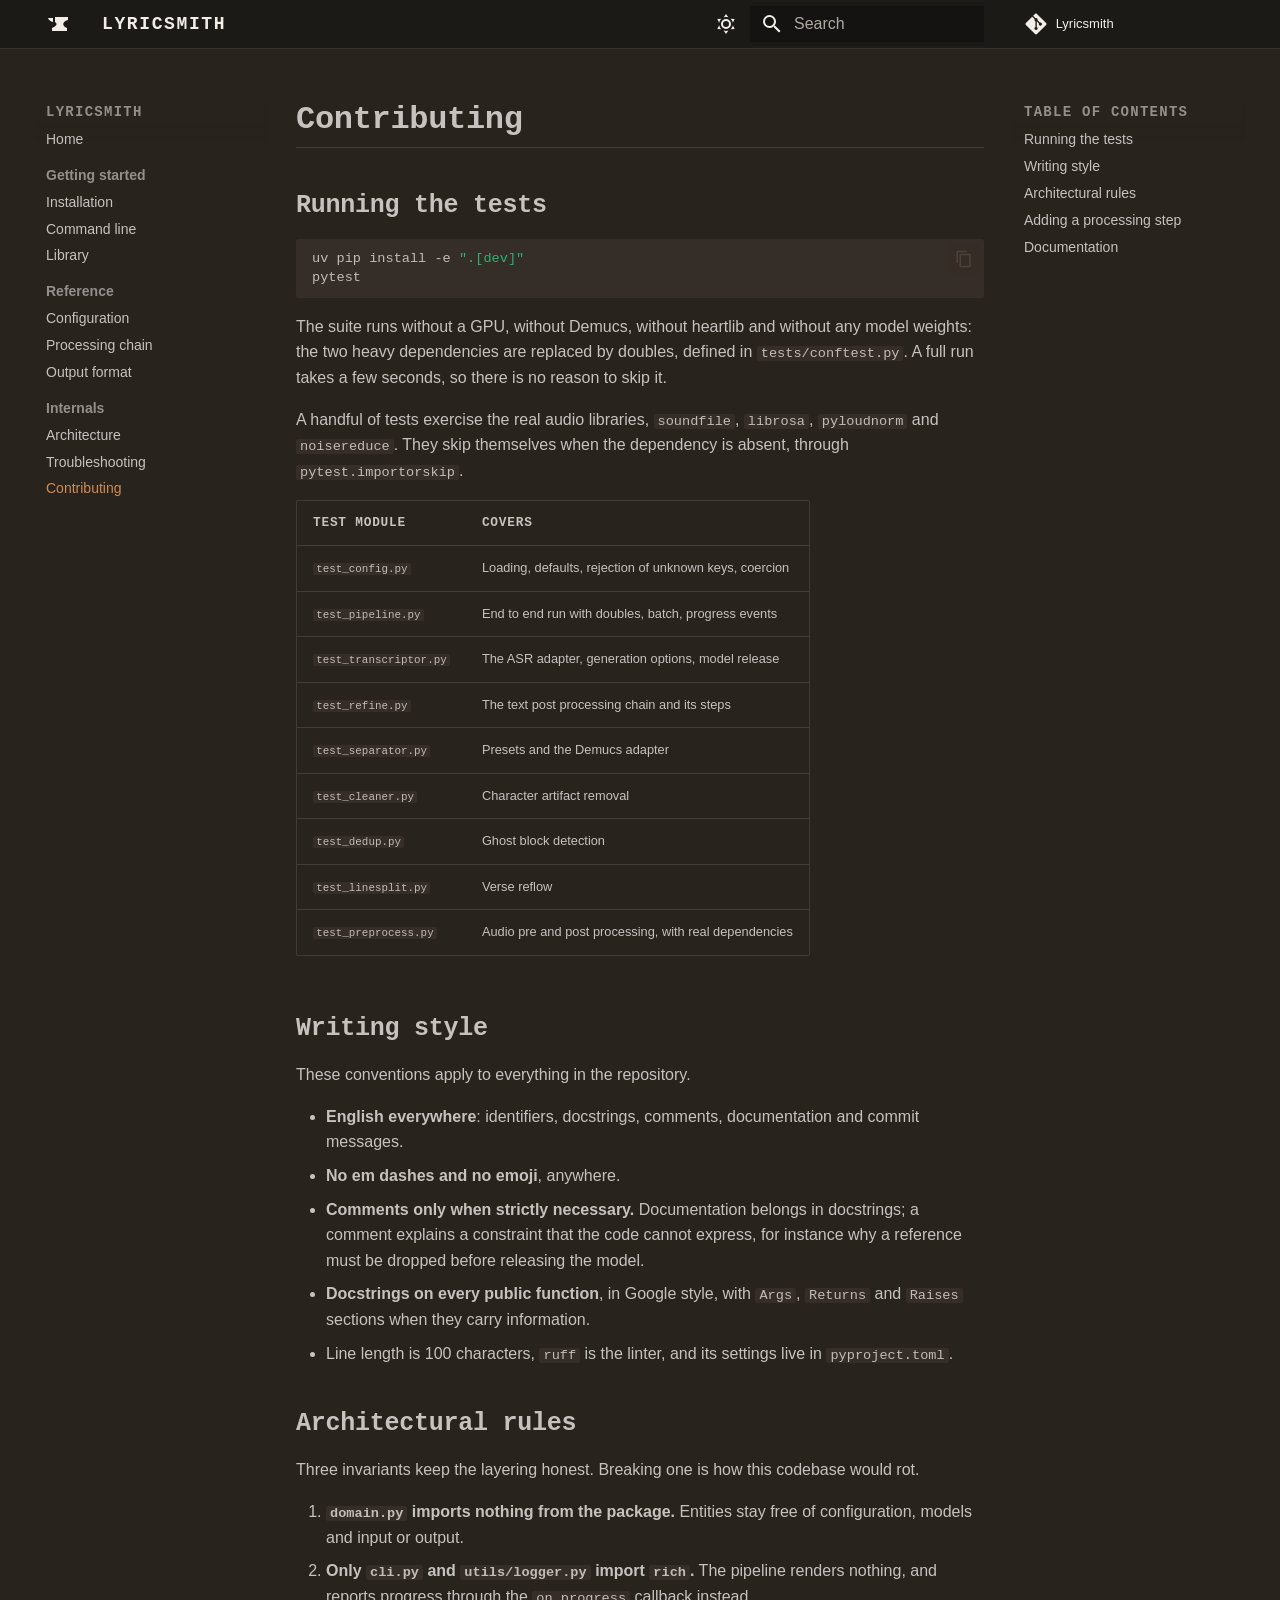
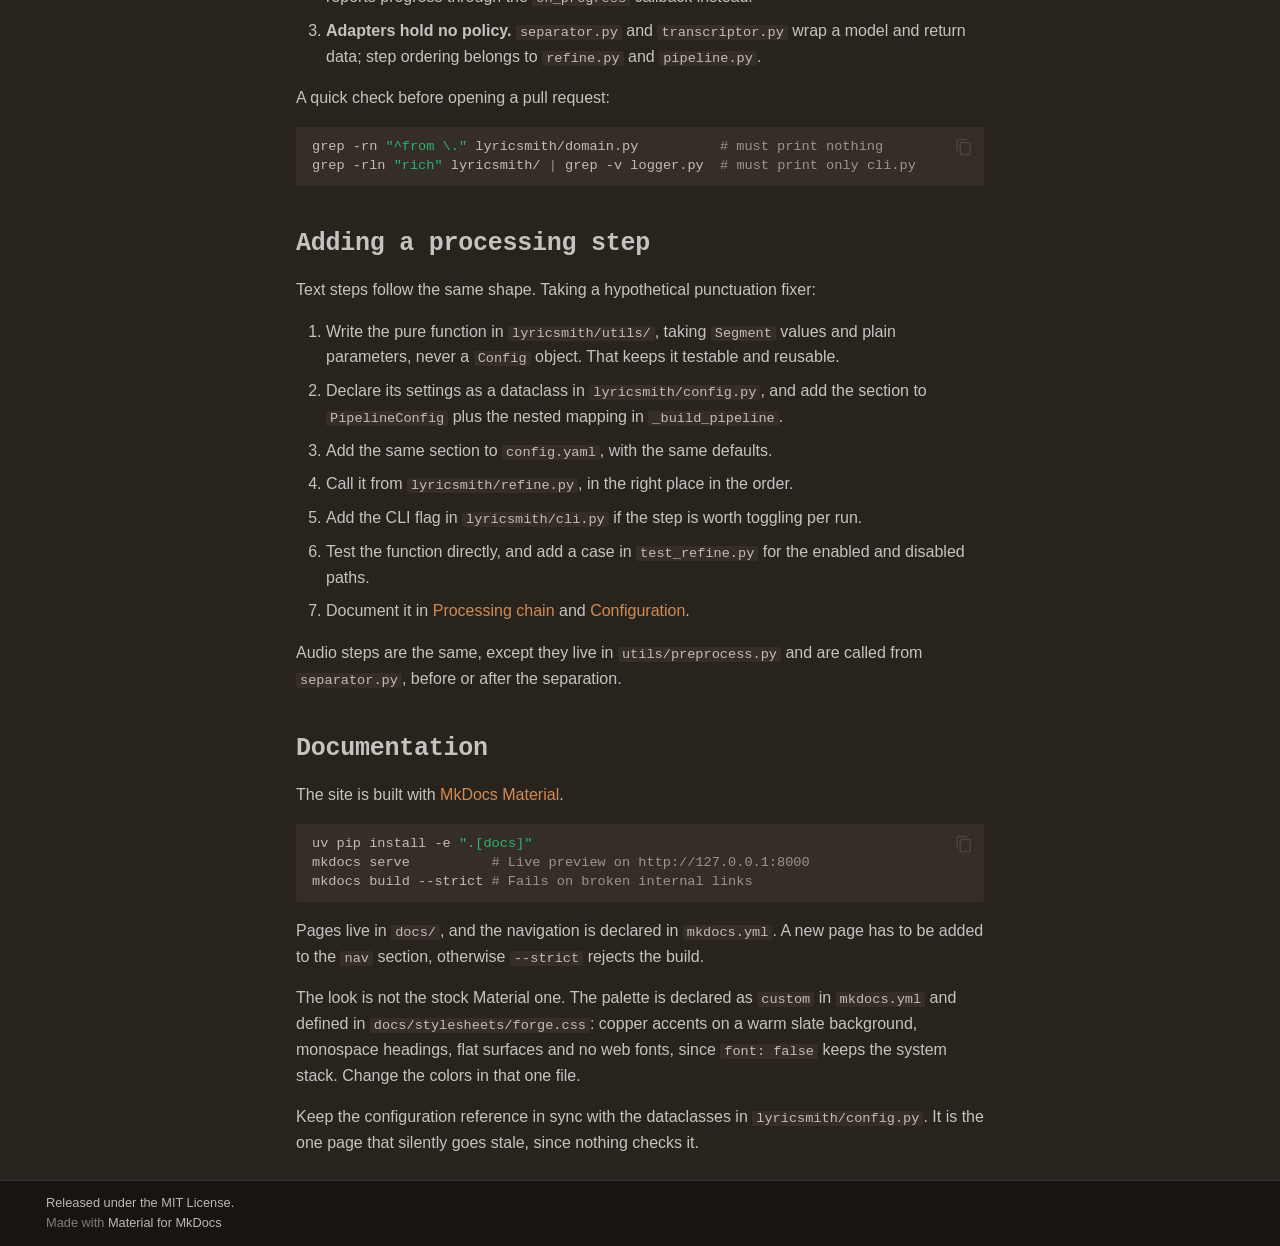
<file: contributing/index.html>
<!doctype html>
<html lang="en" class="no-js">
  <head>
    
      <meta charset="utf-8">
      <meta name="viewport" content="width=device-width,initial-scale=1">
      
        <meta name="description" content="Turn a song into timestamped lyrics, with Demucs and HeartTranscriptor.">
      
      
      
        <link rel="canonical" href="https://Laidwin.github.io/Lyricsmith/contributing/">
      
      
        <link rel="prev" href="../troubleshooting/">
      
      
      
        
      
      
      <link rel="icon" href="../assets/images/favicon.png">
      <meta name="generator" content="mkdocs-1.6.1, mkdocs-material-9.7.7">
    
    
      
        <title>Contributing - Lyricsmith</title>
      
    
    
      <link rel="stylesheet" href="../assets/stylesheets/main.ec1eaa64.min.css">
      
        
        <link rel="stylesheet" href="../assets/stylesheets/palette.ab4e12ef.min.css">
      
      


    
    
      
    
    
      
    
    
      <link rel="stylesheet" href="../stylesheets/forge.css">
    
    <script>__md_scope=new URL("..",location),__md_hash=e=>[...e].reduce(((e,_)=>(e<<5)-e+_.charCodeAt(0)),0),__md_get=(e,_=localStorage,t=__md_scope)=>JSON.parse(_.getItem(t.pathname+"."+e)),__md_set=(e,_,t=localStorage,a=__md_scope)=>{try{t.setItem(a.pathname+"."+e,JSON.stringify(_))}catch(e){}}</script>
    
      

    
    
  </head>
  
  
    
    
      
    
    
    
    
    <body dir="ltr" data-md-color-scheme="slate" data-md-color-primary="custom" data-md-color-accent="custom">
  
    
    <input class="md-toggle" data-md-toggle="drawer" type="checkbox" id="__drawer" autocomplete="off">
    <input class="md-toggle" data-md-toggle="search" type="checkbox" id="__search" autocomplete="off">
    <label class="md-overlay" for="__drawer"></label>
    <div data-md-component="skip">
      
        
        <a href="#contributing" class="md-skip">
          Skip to content
        </a>
      
    </div>
    <div data-md-component="announce">
      
    </div>
    
    
      

  

<header class="md-header md-header--shadow" data-md-component="header">
  <nav class="md-header__inner md-grid" aria-label="Header">
    <a href=".." title="Lyricsmith" class="md-header__button md-logo" aria-label="Lyricsmith" data-md-component="logo">
      
  
  <svg xmlns="http://www.w3.org/2000/svg" viewBox="0 0 24 24"><path d="M9 5v5c4.03 2.47-.56 4.97-3 6v3h15v-3c-6.41-2.73-3.53-7 1-8V5zM2 6c.81 2.13 2.42 3.5 5 4V6z"/></svg>

    </a>
    <label class="md-header__button md-icon" for="__drawer">
      
      <svg xmlns="http://www.w3.org/2000/svg" viewBox="0 0 24 24"><path d="M3 6h18v2H3zm0 5h18v2H3zm0 5h18v2H3z"/></svg>
    </label>
    <div class="md-header__title" data-md-component="header-title">
      <div class="md-header__ellipsis">
        <div class="md-header__topic">
          <span class="md-ellipsis">
            Lyricsmith
          </span>
        </div>
        <div class="md-header__topic" data-md-component="header-topic">
          <span class="md-ellipsis">
            
              Contributing
            
          </span>
        </div>
      </div>
    </div>
    
      
        <form class="md-header__option" data-md-component="palette">
  
    
    
    
    <input class="md-option" data-md-color-media="" data-md-color-scheme="slate" data-md-color-primary="custom" data-md-color-accent="custom"  aria-label="Switch to light mode"  type="radio" name="__palette" id="__palette_0">
    
      <label class="md-header__button md-icon" title="Switch to light mode" for="__palette_1" hidden>
        <svg xmlns="http://www.w3.org/2000/svg" viewBox="0 0 24 24"><path d="M12 7a5 5 0 0 1 5 5 5 5 0 0 1-5 5 5 5 0 0 1-5-5 5 5 0 0 1 5-5m0 2a3 3 0 0 0-3 3 3 3 0 0 0 3 3 3 3 0 0 0 3-3 3 3 0 0 0-3-3m0-7 2.39 3.42C13.65 5.15 12.84 5 12 5s-1.65.15-2.39.42zM3.34 7l4.16-.35A7.2 7.2 0 0 0 5.94 8.5c-.44.74-.69 1.5-.83 2.29zm.02 10 1.76-3.77a7.131 7.131 0 0 0 2.38 4.14zM20.65 7l-1.77 3.79a7.02 7.02 0 0 0-2.38-4.15zm-.01 10-4.14.36c.59-.51 1.12-1.14 1.54-1.86.42-.73.69-1.5.83-2.29zM12 22l-2.41-3.44c.74.27 1.55.44 2.41.44.82 0 1.63-.17 2.37-.44z"/></svg>
      </label>
    
  
    
    
    
    <input class="md-option" data-md-color-media="" data-md-color-scheme="default" data-md-color-primary="custom" data-md-color-accent="custom"  aria-label="Switch to dark mode"  type="radio" name="__palette" id="__palette_1">
    
      <label class="md-header__button md-icon" title="Switch to dark mode" for="__palette_0" hidden>
        <svg xmlns="http://www.w3.org/2000/svg" viewBox="0 0 24 24"><path d="m17.75 4.09-2.53 1.94.91 3.06-2.63-1.81-2.63 1.81.91-3.06-2.53-1.94L12.44 4l1.06-3 1.06 3zm3.5 6.91-1.64 1.25.59 1.98-1.7-1.17-1.7 1.17.59-1.98L15.75 11l2.06-.05L18.5 9l.69 1.95zm-2.28 4.95c.83-.08 1.72 1.1 1.19 1.85-.32.45-.66.87-1.08 1.27C15.17 23 8.84 23 4.94 19.07c-3.91-3.9-3.91-10.24 0-14.14.4-.4.82-.76 1.27-1.08.75-.53 1.93.36 1.85 1.19-.27 2.86.69 5.83 2.89 8.02a9.96 9.96 0 0 0 8.02 2.89m-1.64 2.02a12.08 12.08 0 0 1-7.8-3.47c-2.17-2.19-3.33-5-3.49-7.82-2.81 3.14-2.7 7.96.31 10.98 3.02 3.01 7.84 3.12 10.98.31"/></svg>
      </label>
    
  
</form>
      
    
    
      <script>var palette=__md_get("__palette");if(palette&&palette.color){if("(prefers-color-scheme)"===palette.color.media){var media=matchMedia("(prefers-color-scheme: light)"),input=document.querySelector(media.matches?"[data-md-color-media='(prefers-color-scheme: light)']":"[data-md-color-media='(prefers-color-scheme: dark)']");palette.color.media=input.getAttribute("data-md-color-media"),palette.color.scheme=input.getAttribute("data-md-color-scheme"),palette.color.primary=input.getAttribute("data-md-color-primary"),palette.color.accent=input.getAttribute("data-md-color-accent")}for(var[key,value]of Object.entries(palette.color))document.body.setAttribute("data-md-color-"+key,value)}</script>
    
    
    
      
      
        <label class="md-header__button md-icon" for="__search">
          
          <svg xmlns="http://www.w3.org/2000/svg" viewBox="0 0 24 24"><path d="M9.5 3A6.5 6.5 0 0 1 16 9.5c0 1.61-.59 3.09-1.56 4.23l.27.27h.79l5 5-1.5 1.5-5-5v-.79l-.27-.27A6.52 6.52 0 0 1 9.5 16 6.5 6.5 0 0 1 3 9.5 6.5 6.5 0 0 1 9.5 3m0 2C7 5 5 7 5 9.5S7 14 9.5 14 14 12 14 9.5 12 5 9.5 5"/></svg>
        </label>
        <div class="md-search" data-md-component="search" role="dialog">
  <label class="md-search__overlay" for="__search"></label>
  <div class="md-search__inner" role="search">
    <form class="md-search__form" name="search">
      <input type="text" class="md-search__input" name="query" aria-label="Search" placeholder="Search" autocapitalize="off" autocorrect="off" autocomplete="off" spellcheck="false" data-md-component="search-query" required>
      <label class="md-search__icon md-icon" for="__search">
        
        <svg xmlns="http://www.w3.org/2000/svg" viewBox="0 0 24 24"><path d="M9.5 3A6.5 6.5 0 0 1 16 9.5c0 1.61-.59 3.09-1.56 4.23l.27.27h.79l5 5-1.5 1.5-5-5v-.79l-.27-.27A6.52 6.52 0 0 1 9.5 16 6.5 6.5 0 0 1 3 9.5 6.5 6.5 0 0 1 9.5 3m0 2C7 5 5 7 5 9.5S7 14 9.5 14 14 12 14 9.5 12 5 9.5 5"/></svg>
        
        <svg xmlns="http://www.w3.org/2000/svg" viewBox="0 0 24 24"><path d="M20 11v2H8l5.5 5.5-1.42 1.42L4.16 12l7.92-7.92L13.5 5.5 8 11z"/></svg>
      </label>
      <nav class="md-search__options" aria-label="Search">
        
        <button type="reset" class="md-search__icon md-icon" title="Clear" aria-label="Clear" tabindex="-1">
          
          <svg xmlns="http://www.w3.org/2000/svg" viewBox="0 0 24 24"><path d="M19 6.41 17.59 5 12 10.59 6.41 5 5 6.41 10.59 12 5 17.59 6.41 19 12 13.41 17.59 19 19 17.59 13.41 12z"/></svg>
        </button>
      </nav>
      
        <div class="md-search__suggest" data-md-component="search-suggest"></div>
      
    </form>
    <div class="md-search__output">
      <div class="md-search__scrollwrap" tabindex="0" data-md-scrollfix>
        <div class="md-search-result" data-md-component="search-result">
          <div class="md-search-result__meta">
            Initializing search
          </div>
          <ol class="md-search-result__list" role="presentation"></ol>
        </div>
      </div>
    </div>
  </div>
</div>
      
    
    
      <div class="md-header__source">
        <a href="https://github.com/Laidwin/Lyricsmith" title="Go to repository" class="md-source" data-md-component="source">
  <div class="md-source__icon md-icon">
    
    <svg xmlns="http://www.w3.org/2000/svg" viewBox="0 0 448 512"><!--! Font Awesome Free 7.1.0 by @fontawesome - https://fontawesome.com License - https://fontawesome.com/license/free (Icons: CC BY 4.0, Fonts: SIL OFL 1.1, Code: MIT License) Copyright 2025 Fonticons, Inc.--><path d="M439.6 236.1 244 40.5c-5.4-5.5-12.8-8.5-20.4-8.5s-15 3-20.4 8.4L162.5 81l51.5 51.5c27.1-9.1 52.7 16.8 43.4 43.7l49.7 49.7c34.2-11.8 61.2 31 35.5 56.7-26.5 26.5-70.2-2.9-56-37.3L240.3 199v121.9c25.3 12.5 22.3 41.8 9.1 55-6.4 6.4-15.2 10.1-24.3 10.1s-17.8-3.6-24.3-10.1c-17.6-17.6-11.1-46.9 11.2-56v-123c-20.8-8.5-24.6-30.7-18.6-45L142.6 101 8.5 235.1C3 240.6 0 247.9 0 255.5s3 15 8.5 20.4l195.6 195.7c5.4 5.4 12.7 8.4 20.4 8.4s15-3 20.4-8.4l194.7-194.7c5.4-5.4 8.4-12.8 8.4-20.4s-3-15-8.4-20.4"/></svg>
  </div>
  <div class="md-source__repository">
    Lyricsmith
  </div>
</a>
      </div>
    
  </nav>
  
</header>
    
    <div class="md-container" data-md-component="container">
      
      
        
          
        
      
      <main class="md-main" data-md-component="main">
        <div class="md-main__inner md-grid">
          
            
              
              <div class="md-sidebar md-sidebar--primary" data-md-component="sidebar" data-md-type="navigation" >
                <div class="md-sidebar__scrollwrap">
                  <div class="md-sidebar__inner">
                    



<nav class="md-nav md-nav--primary" aria-label="Navigation" data-md-level="0">
  <label class="md-nav__title" for="__drawer">
    <a href=".." title="Lyricsmith" class="md-nav__button md-logo" aria-label="Lyricsmith" data-md-component="logo">
      
  
  <svg xmlns="http://www.w3.org/2000/svg" viewBox="0 0 24 24"><path d="M9 5v5c4.03 2.47-.56 4.97-3 6v3h15v-3c-6.41-2.73-3.53-7 1-8V5zM2 6c.81 2.13 2.42 3.5 5 4V6z"/></svg>

    </a>
    Lyricsmith
  </label>
  
    <div class="md-nav__source">
      <a href="https://github.com/Laidwin/Lyricsmith" title="Go to repository" class="md-source" data-md-component="source">
  <div class="md-source__icon md-icon">
    
    <svg xmlns="http://www.w3.org/2000/svg" viewBox="0 0 448 512"><!--! Font Awesome Free 7.1.0 by @fontawesome - https://fontawesome.com License - https://fontawesome.com/license/free (Icons: CC BY 4.0, Fonts: SIL OFL 1.1, Code: MIT License) Copyright 2025 Fonticons, Inc.--><path d="M439.6 236.1 244 40.5c-5.4-5.5-12.8-8.5-20.4-8.5s-15 3-20.4 8.4L162.5 81l51.5 51.5c27.1-9.1 52.7 16.8 43.4 43.7l49.7 49.7c34.2-11.8 61.2 31 35.5 56.7-26.5 26.5-70.2-2.9-56-37.3L240.3 199v121.9c25.3 12.5 22.3 41.8 9.1 55-6.4 6.4-15.2 10.1-24.3 10.1s-17.8-3.6-24.3-10.1c-17.6-17.6-11.1-46.9 11.2-56v-123c-20.8-8.5-24.6-30.7-18.6-45L142.6 101 8.5 235.1C3 240.6 0 247.9 0 255.5s3 15 8.5 20.4l195.6 195.7c5.4 5.4 12.7 8.4 20.4 8.4s15-3 20.4-8.4l194.7-194.7c5.4-5.4 8.4-12.8 8.4-20.4s-3-15-8.4-20.4"/></svg>
  </div>
  <div class="md-source__repository">
    Lyricsmith
  </div>
</a>
    </div>
  
  <ul class="md-nav__list" data-md-scrollfix>
    
      
      
  
  
  
  
    <li class="md-nav__item">
      <a href=".." class="md-nav__link">
        
  
  
  <span class="md-ellipsis">
    
  
    Home
  

    
  </span>
  
  

      </a>
    </li>
  

    
      
      
  
  
  
  
    
    
    
    
      
        
        
      
    
    
    <li class="md-nav__item md-nav__item--section md-nav__item--nested">
      
        
        
        <input class="md-nav__toggle md-toggle " type="checkbox" id="__nav_2" >
        
          
          <label class="md-nav__link" for="__nav_2" id="__nav_2_label" tabindex="">
            
  
  
  <span class="md-ellipsis">
    
  
    Getting started
  

    
  </span>
  
  

            <span class="md-nav__icon md-icon"></span>
          </label>
        
        <nav class="md-nav" data-md-level="1" aria-labelledby="__nav_2_label" aria-expanded="false">
          <label class="md-nav__title" for="__nav_2">
            <span class="md-nav__icon md-icon"></span>
            
  
    Getting started
  

          </label>
          <ul class="md-nav__list" data-md-scrollfix>
            
              
                
  
  
  
  
    <li class="md-nav__item">
      <a href="../installation/" class="md-nav__link">
        
  
  
  <span class="md-ellipsis">
    
  
    Installation
  

    
  </span>
  
  

      </a>
    </li>
  

              
            
              
                
  
  
  
  
    <li class="md-nav__item">
      <a href="../cli/" class="md-nav__link">
        
  
  
  <span class="md-ellipsis">
    
  
    Command line
  

    
  </span>
  
  

      </a>
    </li>
  

              
            
              
                
  
  
  
  
    <li class="md-nav__item">
      <a href="../library/" class="md-nav__link">
        
  
  
  <span class="md-ellipsis">
    
  
    Library
  

    
  </span>
  
  

      </a>
    </li>
  

              
            
          </ul>
        </nav>
      
    </li>
  

    
      
      
  
  
  
  
    
    
    
    
      
        
        
      
    
    
    <li class="md-nav__item md-nav__item--section md-nav__item--nested">
      
        
        
        <input class="md-nav__toggle md-toggle " type="checkbox" id="__nav_3" >
        
          
          <label class="md-nav__link" for="__nav_3" id="__nav_3_label" tabindex="">
            
  
  
  <span class="md-ellipsis">
    
  
    Reference
  

    
  </span>
  
  

            <span class="md-nav__icon md-icon"></span>
          </label>
        
        <nav class="md-nav" data-md-level="1" aria-labelledby="__nav_3_label" aria-expanded="false">
          <label class="md-nav__title" for="__nav_3">
            <span class="md-nav__icon md-icon"></span>
            
  
    Reference
  

          </label>
          <ul class="md-nav__list" data-md-scrollfix>
            
              
                
  
  
  
  
    <li class="md-nav__item">
      <a href="../configuration/" class="md-nav__link">
        
  
  
  <span class="md-ellipsis">
    
  
    Configuration
  

    
  </span>
  
  

      </a>
    </li>
  

              
            
              
                
  
  
  
  
    <li class="md-nav__item">
      <a href="../processing-chain/" class="md-nav__link">
        
  
  
  <span class="md-ellipsis">
    
  
    Processing chain
  

    
  </span>
  
  

      </a>
    </li>
  

              
            
              
                
  
  
  
  
    <li class="md-nav__item">
      <a href="../output/" class="md-nav__link">
        
  
  
  <span class="md-ellipsis">
    
  
    Output format
  

    
  </span>
  
  

      </a>
    </li>
  

              
            
          </ul>
        </nav>
      
    </li>
  

    
      
      
  
  
    
  
  
  
    
    
    
    
      
        
        
      
    
    
    <li class="md-nav__item md-nav__item--active md-nav__item--section md-nav__item--nested">
      
        
        
        <input class="md-nav__toggle md-toggle " type="checkbox" id="__nav_4" checked>
        
          
          <label class="md-nav__link" for="__nav_4" id="__nav_4_label" tabindex="">
            
  
  
  <span class="md-ellipsis">
    
  
    Internals
  

    
  </span>
  
  

            <span class="md-nav__icon md-icon"></span>
          </label>
        
        <nav class="md-nav" data-md-level="1" aria-labelledby="__nav_4_label" aria-expanded="true">
          <label class="md-nav__title" for="__nav_4">
            <span class="md-nav__icon md-icon"></span>
            
  
    Internals
  

          </label>
          <ul class="md-nav__list" data-md-scrollfix>
            
              
                
  
  
  
  
    <li class="md-nav__item">
      <a href="../architecture/" class="md-nav__link">
        
  
  
  <span class="md-ellipsis">
    
  
    Architecture
  

    
  </span>
  
  

      </a>
    </li>
  

              
            
              
                
  
  
  
  
    <li class="md-nav__item">
      <a href="../troubleshooting/" class="md-nav__link">
        
  
  
  <span class="md-ellipsis">
    
  
    Troubleshooting
  

    
  </span>
  
  

      </a>
    </li>
  

              
            
              
                
  
  
    
  
  
  
    <li class="md-nav__item md-nav__item--active">
      
      <input class="md-nav__toggle md-toggle" type="checkbox" id="__toc">
      
      
        
      
      
        <label class="md-nav__link md-nav__link--active" for="__toc">
          
  
  
  <span class="md-ellipsis">
    
  
    Contributing
  

    
  </span>
  
  

          <span class="md-nav__icon md-icon"></span>
        </label>
      
      <a href="./" class="md-nav__link md-nav__link--active">
        
  
  
  <span class="md-ellipsis">
    
  
    Contributing
  

    
  </span>
  
  

      </a>
      
        

<nav class="md-nav md-nav--secondary" aria-label="Table of contents">
  
  
  
    
  
  
    <label class="md-nav__title" for="__toc">
      <span class="md-nav__icon md-icon"></span>
      Table of contents
    </label>
    <ul class="md-nav__list" data-md-component="toc" data-md-scrollfix>
      
        <li class="md-nav__item">
  <a href="#running-the-tests" class="md-nav__link">
    <span class="md-ellipsis">
      
        Running the tests
      
    </span>
  </a>
  
</li>
      
        <li class="md-nav__item">
  <a href="#writing-style" class="md-nav__link">
    <span class="md-ellipsis">
      
        Writing style
      
    </span>
  </a>
  
</li>
      
        <li class="md-nav__item">
  <a href="#architectural-rules" class="md-nav__link">
    <span class="md-ellipsis">
      
        Architectural rules
      
    </span>
  </a>
  
</li>
      
        <li class="md-nav__item">
  <a href="#adding-a-processing-step" class="md-nav__link">
    <span class="md-ellipsis">
      
        Adding a processing step
      
    </span>
  </a>
  
</li>
      
        <li class="md-nav__item">
  <a href="#documentation" class="md-nav__link">
    <span class="md-ellipsis">
      
        Documentation
      
    </span>
  </a>
  
</li>
      
    </ul>
  
</nav>
      
    </li>
  

              
            
          </ul>
        </nav>
      
    </li>
  

    
  </ul>
</nav>
                  </div>
                </div>
              </div>
            
            
              
              <div class="md-sidebar md-sidebar--secondary" data-md-component="sidebar" data-md-type="toc" >
                <div class="md-sidebar__scrollwrap">
                  <div class="md-sidebar__inner">
                    

<nav class="md-nav md-nav--secondary" aria-label="Table of contents">
  
  
  
    
  
  
    <label class="md-nav__title" for="__toc">
      <span class="md-nav__icon md-icon"></span>
      Table of contents
    </label>
    <ul class="md-nav__list" data-md-component="toc" data-md-scrollfix>
      
        <li class="md-nav__item">
  <a href="#running-the-tests" class="md-nav__link">
    <span class="md-ellipsis">
      
        Running the tests
      
    </span>
  </a>
  
</li>
      
        <li class="md-nav__item">
  <a href="#writing-style" class="md-nav__link">
    <span class="md-ellipsis">
      
        Writing style
      
    </span>
  </a>
  
</li>
      
        <li class="md-nav__item">
  <a href="#architectural-rules" class="md-nav__link">
    <span class="md-ellipsis">
      
        Architectural rules
      
    </span>
  </a>
  
</li>
      
        <li class="md-nav__item">
  <a href="#adding-a-processing-step" class="md-nav__link">
    <span class="md-ellipsis">
      
        Adding a processing step
      
    </span>
  </a>
  
</li>
      
        <li class="md-nav__item">
  <a href="#documentation" class="md-nav__link">
    <span class="md-ellipsis">
      
        Documentation
      
    </span>
  </a>
  
</li>
      
    </ul>
  
</nav>
                  </div>
                </div>
              </div>
            
          
          
            <div class="md-content" data-md-component="content">
              
              <article class="md-content__inner md-typeset">
                
                  


  
  


<h1 id="contributing">Contributing<a class="headerlink" href="#contributing" title="Permanent link">&para;</a></h1>
<h2 id="running-the-tests">Running the tests<a class="headerlink" href="#running-the-tests" title="Permanent link">&para;</a></h2>
<div class="highlight"><pre><span></span><code><a id="__codelineno-0-1" name="__codelineno-0-1" href="#__codelineno-0-1"></a>uv<span class="w"> </span>pip<span class="w"> </span>install<span class="w"> </span>-e<span class="w"> </span><span class="s2">".[dev]"</span>
<a id="__codelineno-0-2" name="__codelineno-0-2" href="#__codelineno-0-2"></a>pytest
</code></pre></div>
<p>The suite runs without a GPU, without Demucs, without heartlib and without any
model weights: the two heavy dependencies are replaced by doubles, defined in
<code>tests/conftest.py</code>. A full run takes a few seconds, so there is no reason to
skip it.</p>
<p>A handful of tests exercise the real audio libraries, <code>soundfile</code>, <code>librosa</code>,
<code>pyloudnorm</code> and <code>noisereduce</code>. They skip themselves when the dependency is
absent, through <code>pytest.importorskip</code>.</p>
<table>
<thead>
<tr>
<th>Test module</th>
<th>Covers</th>
</tr>
</thead>
<tbody>
<tr>
<td><code>test_config.py</code></td>
<td>Loading, defaults, rejection of unknown keys, coercion</td>
</tr>
<tr>
<td><code>test_pipeline.py</code></td>
<td>End to end run with doubles, batch, progress events</td>
</tr>
<tr>
<td><code>test_transcriptor.py</code></td>
<td>The ASR adapter, generation options, model release</td>
</tr>
<tr>
<td><code>test_refine.py</code></td>
<td>The text post processing chain and its steps</td>
</tr>
<tr>
<td><code>test_separator.py</code></td>
<td>Presets and the Demucs adapter</td>
</tr>
<tr>
<td><code>test_cleaner.py</code></td>
<td>Character artifact removal</td>
</tr>
<tr>
<td><code>test_dedup.py</code></td>
<td>Ghost block detection</td>
</tr>
<tr>
<td><code>test_linesplit.py</code></td>
<td>Verse reflow</td>
</tr>
<tr>
<td><code>test_preprocess.py</code></td>
<td>Audio pre and post processing, with real dependencies</td>
</tr>
</tbody>
</table>
<h2 id="writing-style">Writing style<a class="headerlink" href="#writing-style" title="Permanent link">&para;</a></h2>
<p>These conventions apply to everything in the repository.</p>
<ul>
<li><strong>English everywhere</strong>: identifiers, docstrings, comments, documentation and
  commit messages.</li>
<li><strong>No em dashes and no emoji</strong>, anywhere.</li>
<li><strong>Comments only when strictly necessary.</strong> Documentation belongs in
  docstrings; a comment explains a constraint that the code cannot express, for
  instance why a reference must be dropped before releasing the model.</li>
<li><strong>Docstrings on every public function</strong>, in Google style, with <code>Args</code>,
  <code>Returns</code> and <code>Raises</code> sections when they carry information.</li>
<li>Line length is 100 characters, <code>ruff</code> is the linter, and its settings live in
  <code>pyproject.toml</code>.</li>
</ul>
<h2 id="architectural-rules">Architectural rules<a class="headerlink" href="#architectural-rules" title="Permanent link">&para;</a></h2>
<p>Three invariants keep the layering honest. Breaking one is how this codebase
would rot.</p>
<ol>
<li><strong><code>domain.py</code> imports nothing from the package.</strong> Entities stay free of
   configuration, models and input or output.</li>
<li><strong>Only <code>cli.py</code> and <code>utils/logger.py</code> import <code>rich</code>.</strong> The pipeline renders
   nothing, and reports progress through the <code>on_progress</code> callback instead.</li>
<li><strong>Adapters hold no policy.</strong> <code>separator.py</code> and <code>transcriptor.py</code> wrap a
   model and return data; step ordering belongs to <code>refine.py</code> and
   <code>pipeline.py</code>.</li>
</ol>
<p>A quick check before opening a pull request:</p>
<div class="highlight"><pre><span></span><code><a id="__codelineno-1-1" name="__codelineno-1-1" href="#__codelineno-1-1"></a>grep<span class="w"> </span>-rn<span class="w"> </span><span class="s2">"^from \."</span><span class="w"> </span>lyricsmith/domain.py<span class="w">          </span><span class="c1"># must print nothing</span>
<a id="__codelineno-1-2" name="__codelineno-1-2" href="#__codelineno-1-2"></a>grep<span class="w"> </span>-rln<span class="w"> </span><span class="s2">"rich"</span><span class="w"> </span>lyricsmith/<span class="w"> </span><span class="p">|</span><span class="w"> </span>grep<span class="w"> </span>-v<span class="w"> </span>logger.py<span class="w">  </span><span class="c1"># must print only cli.py</span>
</code></pre></div>
<h2 id="adding-a-processing-step">Adding a processing step<a class="headerlink" href="#adding-a-processing-step" title="Permanent link">&para;</a></h2>
<p>Text steps follow the same shape. Taking a hypothetical punctuation fixer:</p>
<ol>
<li>Write the pure function in <code>lyricsmith/utils/</code>, taking <code>Segment</code> values and
   plain parameters, never a <code>Config</code> object. That keeps it testable and
   reusable.</li>
<li>Declare its settings as a dataclass in <code>lyricsmith/config.py</code>, and add the
   section to <code>PipelineConfig</code> plus the nested mapping in <code>_build_pipeline</code>.</li>
<li>Add the same section to <code>config.yaml</code>, with the same defaults.</li>
<li>Call it from <code>lyricsmith/refine.py</code>, in the right place in the order.</li>
<li>Add the CLI flag in <code>lyricsmith/cli.py</code> if the step is worth toggling per
   run.</li>
<li>Test the function directly, and add a case in <code>test_refine.py</code> for the
   enabled and disabled paths.</li>
<li>Document it in <a href="../processing-chain/">Processing chain</a> and
   <a href="../configuration/">Configuration</a>.</li>
</ol>
<p>Audio steps are the same, except they live in <code>utils/preprocess.py</code> and are
called from <code>separator.py</code>, before or after the separation.</p>
<h2 id="documentation">Documentation<a class="headerlink" href="#documentation" title="Permanent link">&para;</a></h2>
<p>The site is built with <a href="https://squidfunk.github.io/mkdocs-material/">MkDocs Material</a>.</p>
<div class="highlight"><pre><span></span><code><a id="__codelineno-2-1" name="__codelineno-2-1" href="#__codelineno-2-1"></a>uv<span class="w"> </span>pip<span class="w"> </span>install<span class="w"> </span>-e<span class="w"> </span><span class="s2">".[docs]"</span>
<a id="__codelineno-2-2" name="__codelineno-2-2" href="#__codelineno-2-2"></a>mkdocs<span class="w"> </span>serve<span class="w">          </span><span class="c1"># Live preview on http://127.0.0.1:8000</span>
<a id="__codelineno-2-3" name="__codelineno-2-3" href="#__codelineno-2-3"></a>mkdocs<span class="w"> </span>build<span class="w"> </span>--strict<span class="w"> </span><span class="c1"># Fails on broken internal links</span>
</code></pre></div>
<p>Pages live in <code>docs/</code>, and the navigation is declared in <code>mkdocs.yml</code>. A new
page has to be added to the <code>nav</code> section, otherwise <code>--strict</code> rejects the
build.</p>
<p>The look is not the stock Material one. The palette is declared as <code>custom</code> in
<code>mkdocs.yml</code> and defined in <code>docs/stylesheets/forge.css</code>: copper accents on a
warm slate background, monospace headings, flat surfaces and no web fonts, since
<code>font: false</code> keeps the system stack. Change the colors in that one file.</p>
<p>Keep the configuration reference in sync with the dataclasses in
<code>lyricsmith/config.py</code>. It is the one page that silently goes stale, since
nothing checks it.</p>












                
              </article>
            </div>
          
          
<script>var target=document.getElementById(location.hash.slice(1));target&&target.name&&(target.checked=target.name.startsWith("__tabbed_"))</script>
        </div>
        
          <button type="button" class="md-top md-icon" data-md-component="top" hidden>
  
  <svg xmlns="http://www.w3.org/2000/svg" viewBox="0 0 24 24"><path d="M13 20h-2V8l-5.5 5.5-1.42-1.42L12 4.16l7.92 7.92-1.42 1.42L13 8z"/></svg>
  Back to top
</button>
        
      </main>
      
        <footer class="md-footer">
  
  <div class="md-footer-meta md-typeset">
    <div class="md-footer-meta__inner md-grid">
      <div class="md-copyright">
  
    <div class="md-copyright__highlight">
      Released under the MIT License.
    </div>
  
  
    Made with
    <a href="https://squidfunk.github.io/mkdocs-material/" target="_blank" rel="noopener">
      Material for MkDocs
    </a>
  
</div>
      
    </div>
  </div>
</footer>
      
    </div>
    <div class="md-dialog" data-md-component="dialog">
      <div class="md-dialog__inner md-typeset"></div>
    </div>
    
    
    
      
      
      <script id="__config" type="application/json">{"annotate": null, "base": "..", "features": ["navigation.sections", "navigation.top", "toc.follow", "content.code.copy", "search.highlight", "search.suggest"], "search": "../assets/javascripts/workers/search.2c215733.min.js", "tags": null, "translations": {"clipboard.copied": "Copied to clipboard", "clipboard.copy": "Copy to clipboard", "search.result.more.one": "1 more on this page", "search.result.more.other": "# more on this page", "search.result.none": "No matching documents", "search.result.one": "1 matching document", "search.result.other": "# matching documents", "search.result.placeholder": "Type to start searching", "search.result.term.missing": "Missing", "select.version": "Select version"}, "version": null}</script>
    
    
      <script src="../assets/javascripts/bundle.d7400e89.min.js"></script>
      
    
  </body>
</html>
</file>
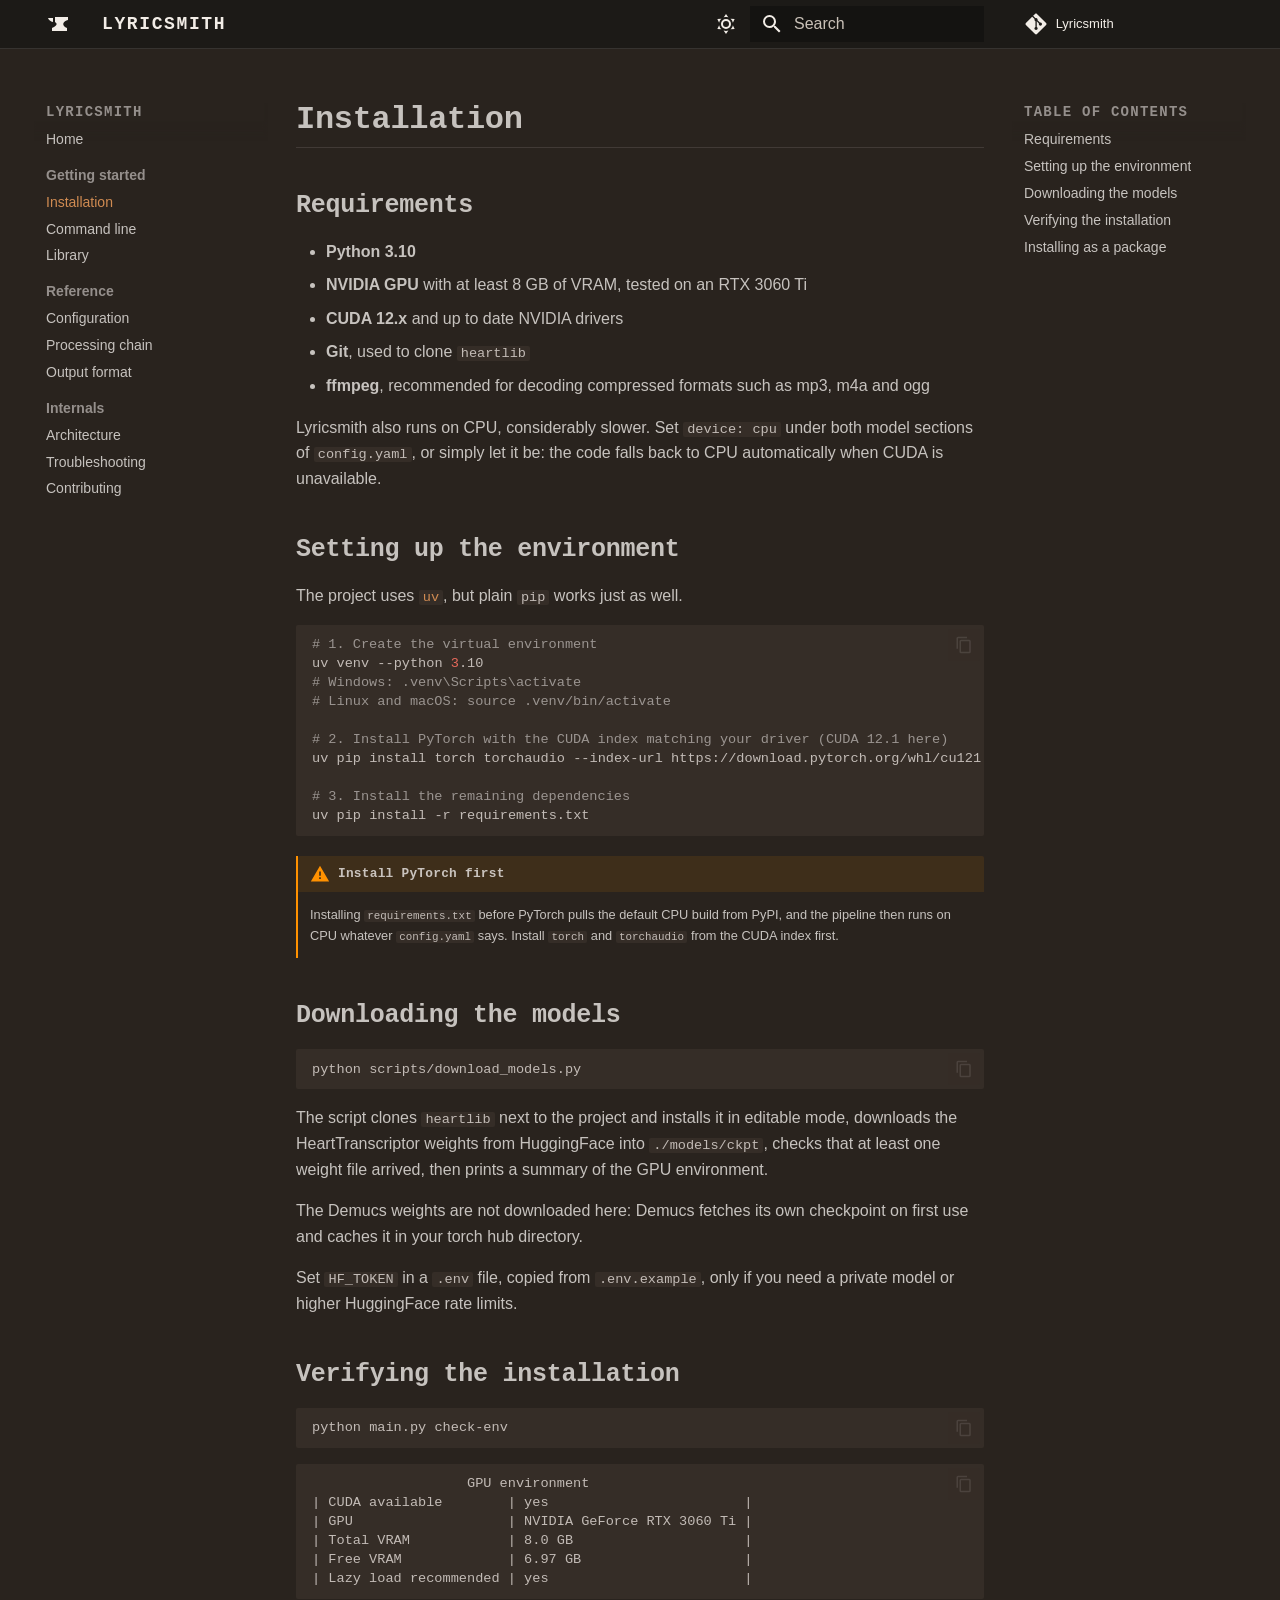
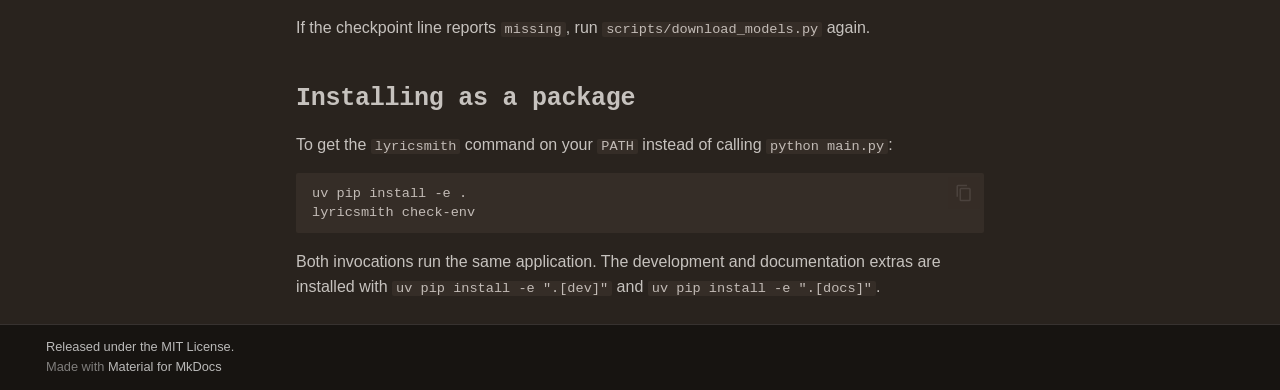
<file: installation/index.html>
<!doctype html>
<html lang="en" class="no-js">
  <head>
    
      <meta charset="utf-8">
      <meta name="viewport" content="width=device-width,initial-scale=1">
      
        <meta name="description" content="Turn a song into timestamped lyrics, with Demucs and HeartTranscriptor.">
      
      
      
        <link rel="canonical" href="https://Laidwin.github.io/Lyricsmith/installation/">
      
      
        <link rel="prev" href="..">
      
      
        <link rel="next" href="../cli/">
      
      
        
      
      
      <link rel="icon" href="../assets/images/favicon.png">
      <meta name="generator" content="mkdocs-1.6.1, mkdocs-material-9.7.7">
    
    
      
        <title>Installation - Lyricsmith</title>
      
    
    
      <link rel="stylesheet" href="../assets/stylesheets/main.ec1eaa64.min.css">
      
        
        <link rel="stylesheet" href="../assets/stylesheets/palette.ab4e12ef.min.css">
      
      


    
    
      
    
    
      
    
    
      <link rel="stylesheet" href="../stylesheets/forge.css">
    
    <script>__md_scope=new URL("..",location),__md_hash=e=>[...e].reduce(((e,_)=>(e<<5)-e+_.charCodeAt(0)),0),__md_get=(e,_=localStorage,t=__md_scope)=>JSON.parse(_.getItem(t.pathname+"."+e)),__md_set=(e,_,t=localStorage,a=__md_scope)=>{try{t.setItem(a.pathname+"."+e,JSON.stringify(_))}catch(e){}}</script>
    
      

    
    
  </head>
  
  
    
    
      
    
    
    
    
    <body dir="ltr" data-md-color-scheme="slate" data-md-color-primary="custom" data-md-color-accent="custom">
  
    
    <input class="md-toggle" data-md-toggle="drawer" type="checkbox" id="__drawer" autocomplete="off">
    <input class="md-toggle" data-md-toggle="search" type="checkbox" id="__search" autocomplete="off">
    <label class="md-overlay" for="__drawer"></label>
    <div data-md-component="skip">
      
        
        <a href="#installation" class="md-skip">
          Skip to content
        </a>
      
    </div>
    <div data-md-component="announce">
      
    </div>
    
    
      

  

<header class="md-header md-header--shadow" data-md-component="header">
  <nav class="md-header__inner md-grid" aria-label="Header">
    <a href=".." title="Lyricsmith" class="md-header__button md-logo" aria-label="Lyricsmith" data-md-component="logo">
      
  
  <svg xmlns="http://www.w3.org/2000/svg" viewBox="0 0 24 24"><path d="M9 5v5c4.03 2.47-.56 4.97-3 6v3h15v-3c-6.41-2.73-3.53-7 1-8V5zM2 6c.81 2.13 2.42 3.5 5 4V6z"/></svg>

    </a>
    <label class="md-header__button md-icon" for="__drawer">
      
      <svg xmlns="http://www.w3.org/2000/svg" viewBox="0 0 24 24"><path d="M3 6h18v2H3zm0 5h18v2H3zm0 5h18v2H3z"/></svg>
    </label>
    <div class="md-header__title" data-md-component="header-title">
      <div class="md-header__ellipsis">
        <div class="md-header__topic">
          <span class="md-ellipsis">
            Lyricsmith
          </span>
        </div>
        <div class="md-header__topic" data-md-component="header-topic">
          <span class="md-ellipsis">
            
              Installation
            
          </span>
        </div>
      </div>
    </div>
    
      
        <form class="md-header__option" data-md-component="palette">
  
    
    
    
    <input class="md-option" data-md-color-media="" data-md-color-scheme="slate" data-md-color-primary="custom" data-md-color-accent="custom"  aria-label="Switch to light mode"  type="radio" name="__palette" id="__palette_0">
    
      <label class="md-header__button md-icon" title="Switch to light mode" for="__palette_1" hidden>
        <svg xmlns="http://www.w3.org/2000/svg" viewBox="0 0 24 24"><path d="M12 7a5 5 0 0 1 5 5 5 5 0 0 1-5 5 5 5 0 0 1-5-5 5 5 0 0 1 5-5m0 2a3 3 0 0 0-3 3 3 3 0 0 0 3 3 3 3 0 0 0 3-3 3 3 0 0 0-3-3m0-7 2.39 3.42C13.65 5.15 12.84 5 12 5s-1.65.15-2.39.42zM3.34 7l4.16-.35A7.2 7.2 0 0 0 5.94 8.5c-.44.74-.69 1.5-.83 2.29zm.02 10 1.76-3.77a7.131 7.131 0 0 0 2.38 4.14zM20.65 7l-1.77 3.79a7.02 7.02 0 0 0-2.38-4.15zm-.01 10-4.14.36c.59-.51 1.12-1.14 1.54-1.86.42-.73.69-1.5.83-2.29zM12 22l-2.41-3.44c.74.27 1.55.44 2.41.44.82 0 1.63-.17 2.37-.44z"/></svg>
      </label>
    
  
    
    
    
    <input class="md-option" data-md-color-media="" data-md-color-scheme="default" data-md-color-primary="custom" data-md-color-accent="custom"  aria-label="Switch to dark mode"  type="radio" name="__palette" id="__palette_1">
    
      <label class="md-header__button md-icon" title="Switch to dark mode" for="__palette_0" hidden>
        <svg xmlns="http://www.w3.org/2000/svg" viewBox="0 0 24 24"><path d="m17.75 4.09-2.53 1.94.91 3.06-2.63-1.81-2.63 1.81.91-3.06-2.53-1.94L12.44 4l1.06-3 1.06 3zm3.5 6.91-1.64 1.25.59 1.98-1.7-1.17-1.7 1.17.59-1.98L15.75 11l2.06-.05L18.5 9l.69 1.95zm-2.28 4.95c.83-.08 1.72 1.1 1.19 1.85-.32.45-.66.87-1.08 1.27C15.17 23 8.84 23 4.94 19.07c-3.91-3.9-3.91-10.24 0-14.14.4-.4.82-.76 1.27-1.08.75-.53 1.93.36 1.85 1.19-.27 2.86.69 5.83 2.89 8.02a9.96 9.96 0 0 0 8.02 2.89m-1.64 2.02a12.08 12.08 0 0 1-7.8-3.47c-2.17-2.19-3.33-5-3.49-7.82-2.81 3.14-2.7 7.96.31 10.98 3.02 3.01 7.84 3.12 10.98.31"/></svg>
      </label>
    
  
</form>
      
    
    
      <script>var palette=__md_get("__palette");if(palette&&palette.color){if("(prefers-color-scheme)"===palette.color.media){var media=matchMedia("(prefers-color-scheme: light)"),input=document.querySelector(media.matches?"[data-md-color-media='(prefers-color-scheme: light)']":"[data-md-color-media='(prefers-color-scheme: dark)']");palette.color.media=input.getAttribute("data-md-color-media"),palette.color.scheme=input.getAttribute("data-md-color-scheme"),palette.color.primary=input.getAttribute("data-md-color-primary"),palette.color.accent=input.getAttribute("data-md-color-accent")}for(var[key,value]of Object.entries(palette.color))document.body.setAttribute("data-md-color-"+key,value)}</script>
    
    
    
      
      
        <label class="md-header__button md-icon" for="__search">
          
          <svg xmlns="http://www.w3.org/2000/svg" viewBox="0 0 24 24"><path d="M9.5 3A6.5 6.5 0 0 1 16 9.5c0 1.61-.59 3.09-1.56 4.23l.27.27h.79l5 5-1.5 1.5-5-5v-.79l-.27-.27A6.52 6.52 0 0 1 9.5 16 6.5 6.5 0 0 1 3 9.5 6.5 6.5 0 0 1 9.5 3m0 2C7 5 5 7 5 9.5S7 14 9.5 14 14 12 14 9.5 12 5 9.5 5"/></svg>
        </label>
        <div class="md-search" data-md-component="search" role="dialog">
  <label class="md-search__overlay" for="__search"></label>
  <div class="md-search__inner" role="search">
    <form class="md-search__form" name="search">
      <input type="text" class="md-search__input" name="query" aria-label="Search" placeholder="Search" autocapitalize="off" autocorrect="off" autocomplete="off" spellcheck="false" data-md-component="search-query" required>
      <label class="md-search__icon md-icon" for="__search">
        
        <svg xmlns="http://www.w3.org/2000/svg" viewBox="0 0 24 24"><path d="M9.5 3A6.5 6.5 0 0 1 16 9.5c0 1.61-.59 3.09-1.56 4.23l.27.27h.79l5 5-1.5 1.5-5-5v-.79l-.27-.27A6.52 6.52 0 0 1 9.5 16 6.5 6.5 0 0 1 3 9.5 6.5 6.5 0 0 1 9.5 3m0 2C7 5 5 7 5 9.5S7 14 9.5 14 14 12 14 9.5 12 5 9.5 5"/></svg>
        
        <svg xmlns="http://www.w3.org/2000/svg" viewBox="0 0 24 24"><path d="M20 11v2H8l5.5 5.5-1.42 1.42L4.16 12l7.92-7.92L13.5 5.5 8 11z"/></svg>
      </label>
      <nav class="md-search__options" aria-label="Search">
        
        <button type="reset" class="md-search__icon md-icon" title="Clear" aria-label="Clear" tabindex="-1">
          
          <svg xmlns="http://www.w3.org/2000/svg" viewBox="0 0 24 24"><path d="M19 6.41 17.59 5 12 10.59 6.41 5 5 6.41 10.59 12 5 17.59 6.41 19 12 13.41 17.59 19 19 17.59 13.41 12z"/></svg>
        </button>
      </nav>
      
        <div class="md-search__suggest" data-md-component="search-suggest"></div>
      
    </form>
    <div class="md-search__output">
      <div class="md-search__scrollwrap" tabindex="0" data-md-scrollfix>
        <div class="md-search-result" data-md-component="search-result">
          <div class="md-search-result__meta">
            Initializing search
          </div>
          <ol class="md-search-result__list" role="presentation"></ol>
        </div>
      </div>
    </div>
  </div>
</div>
      
    
    
      <div class="md-header__source">
        <a href="https://github.com/Laidwin/Lyricsmith" title="Go to repository" class="md-source" data-md-component="source">
  <div class="md-source__icon md-icon">
    
    <svg xmlns="http://www.w3.org/2000/svg" viewBox="0 0 448 512"><!--! Font Awesome Free 7.1.0 by @fontawesome - https://fontawesome.com License - https://fontawesome.com/license/free (Icons: CC BY 4.0, Fonts: SIL OFL 1.1, Code: MIT License) Copyright 2025 Fonticons, Inc.--><path d="M439.6 236.1 244 40.5c-5.4-5.5-12.8-8.5-20.4-8.5s-15 3-20.4 8.4L162.5 81l51.5 51.5c27.1-9.1 52.7 16.8 43.4 43.7l49.7 49.7c34.2-11.8 61.2 31 35.5 56.7-26.5 26.5-70.2-2.9-56-37.3L240.3 199v121.9c25.3 12.5 22.3 41.8 9.1 55-6.4 6.4-15.2 10.1-24.3 10.1s-17.8-3.6-24.3-10.1c-17.6-17.6-11.1-46.9 11.2-56v-123c-20.8-8.5-24.6-30.7-18.6-45L142.6 101 8.5 235.1C3 240.6 0 247.9 0 255.5s3 15 8.5 20.4l195.6 195.7c5.4 5.4 12.7 8.4 20.4 8.4s15-3 20.4-8.4l194.7-194.7c5.4-5.4 8.4-12.8 8.4-20.4s-3-15-8.4-20.4"/></svg>
  </div>
  <div class="md-source__repository">
    Lyricsmith
  </div>
</a>
      </div>
    
  </nav>
  
</header>
    
    <div class="md-container" data-md-component="container">
      
      
        
          
        
      
      <main class="md-main" data-md-component="main">
        <div class="md-main__inner md-grid">
          
            
              
              <div class="md-sidebar md-sidebar--primary" data-md-component="sidebar" data-md-type="navigation" >
                <div class="md-sidebar__scrollwrap">
                  <div class="md-sidebar__inner">
                    



<nav class="md-nav md-nav--primary" aria-label="Navigation" data-md-level="0">
  <label class="md-nav__title" for="__drawer">
    <a href=".." title="Lyricsmith" class="md-nav__button md-logo" aria-label="Lyricsmith" data-md-component="logo">
      
  
  <svg xmlns="http://www.w3.org/2000/svg" viewBox="0 0 24 24"><path d="M9 5v5c4.03 2.47-.56 4.97-3 6v3h15v-3c-6.41-2.73-3.53-7 1-8V5zM2 6c.81 2.13 2.42 3.5 5 4V6z"/></svg>

    </a>
    Lyricsmith
  </label>
  
    <div class="md-nav__source">
      <a href="https://github.com/Laidwin/Lyricsmith" title="Go to repository" class="md-source" data-md-component="source">
  <div class="md-source__icon md-icon">
    
    <svg xmlns="http://www.w3.org/2000/svg" viewBox="0 0 448 512"><!--! Font Awesome Free 7.1.0 by @fontawesome - https://fontawesome.com License - https://fontawesome.com/license/free (Icons: CC BY 4.0, Fonts: SIL OFL 1.1, Code: MIT License) Copyright 2025 Fonticons, Inc.--><path d="M439.6 236.1 244 40.5c-5.4-5.5-12.8-8.5-20.4-8.5s-15 3-20.4 8.4L162.5 81l51.5 51.5c27.1-9.1 52.7 16.8 43.4 43.7l49.7 49.7c34.2-11.8 61.2 31 35.5 56.7-26.5 26.5-70.2-2.9-56-37.3L240.3 199v121.9c25.3 12.5 22.3 41.8 9.1 55-6.4 6.4-15.2 10.1-24.3 10.1s-17.8-3.6-24.3-10.1c-17.6-17.6-11.1-46.9 11.2-56v-123c-20.8-8.5-24.6-30.7-18.6-45L142.6 101 8.5 235.1C3 240.6 0 247.9 0 255.5s3 15 8.5 20.4l195.6 195.7c5.4 5.4 12.7 8.4 20.4 8.4s15-3 20.4-8.4l194.7-194.7c5.4-5.4 8.4-12.8 8.4-20.4s-3-15-8.4-20.4"/></svg>
  </div>
  <div class="md-source__repository">
    Lyricsmith
  </div>
</a>
    </div>
  
  <ul class="md-nav__list" data-md-scrollfix>
    
      
      
  
  
  
  
    <li class="md-nav__item">
      <a href=".." class="md-nav__link">
        
  
  
  <span class="md-ellipsis">
    
  
    Home
  

    
  </span>
  
  

      </a>
    </li>
  

    
      
      
  
  
    
  
  
  
    
    
    
    
      
        
        
      
    
    
    <li class="md-nav__item md-nav__item--active md-nav__item--section md-nav__item--nested">
      
        
        
        <input class="md-nav__toggle md-toggle " type="checkbox" id="__nav_2" checked>
        
          
          <label class="md-nav__link" for="__nav_2" id="__nav_2_label" tabindex="">
            
  
  
  <span class="md-ellipsis">
    
  
    Getting started
  

    
  </span>
  
  

            <span class="md-nav__icon md-icon"></span>
          </label>
        
        <nav class="md-nav" data-md-level="1" aria-labelledby="__nav_2_label" aria-expanded="true">
          <label class="md-nav__title" for="__nav_2">
            <span class="md-nav__icon md-icon"></span>
            
  
    Getting started
  

          </label>
          <ul class="md-nav__list" data-md-scrollfix>
            
              
                
  
  
    
  
  
  
    <li class="md-nav__item md-nav__item--active">
      
      <input class="md-nav__toggle md-toggle" type="checkbox" id="__toc">
      
      
        
      
      
        <label class="md-nav__link md-nav__link--active" for="__toc">
          
  
  
  <span class="md-ellipsis">
    
  
    Installation
  

    
  </span>
  
  

          <span class="md-nav__icon md-icon"></span>
        </label>
      
      <a href="./" class="md-nav__link md-nav__link--active">
        
  
  
  <span class="md-ellipsis">
    
  
    Installation
  

    
  </span>
  
  

      </a>
      
        

<nav class="md-nav md-nav--secondary" aria-label="Table of contents">
  
  
  
    
  
  
    <label class="md-nav__title" for="__toc">
      <span class="md-nav__icon md-icon"></span>
      Table of contents
    </label>
    <ul class="md-nav__list" data-md-component="toc" data-md-scrollfix>
      
        <li class="md-nav__item">
  <a href="#requirements" class="md-nav__link">
    <span class="md-ellipsis">
      
        Requirements
      
    </span>
  </a>
  
</li>
      
        <li class="md-nav__item">
  <a href="#setting-up-the-environment" class="md-nav__link">
    <span class="md-ellipsis">
      
        Setting up the environment
      
    </span>
  </a>
  
</li>
      
        <li class="md-nav__item">
  <a href="#downloading-the-models" class="md-nav__link">
    <span class="md-ellipsis">
      
        Downloading the models
      
    </span>
  </a>
  
</li>
      
        <li class="md-nav__item">
  <a href="#verifying-the-installation" class="md-nav__link">
    <span class="md-ellipsis">
      
        Verifying the installation
      
    </span>
  </a>
  
</li>
      
        <li class="md-nav__item">
  <a href="#installing-as-a-package" class="md-nav__link">
    <span class="md-ellipsis">
      
        Installing as a package
      
    </span>
  </a>
  
</li>
      
    </ul>
  
</nav>
      
    </li>
  

              
            
              
                
  
  
  
  
    <li class="md-nav__item">
      <a href="../cli/" class="md-nav__link">
        
  
  
  <span class="md-ellipsis">
    
  
    Command line
  

    
  </span>
  
  

      </a>
    </li>
  

              
            
              
                
  
  
  
  
    <li class="md-nav__item">
      <a href="../library/" class="md-nav__link">
        
  
  
  <span class="md-ellipsis">
    
  
    Library
  

    
  </span>
  
  

      </a>
    </li>
  

              
            
          </ul>
        </nav>
      
    </li>
  

    
      
      
  
  
  
  
    
    
    
    
      
        
        
      
    
    
    <li class="md-nav__item md-nav__item--section md-nav__item--nested">
      
        
        
        <input class="md-nav__toggle md-toggle " type="checkbox" id="__nav_3" >
        
          
          <label class="md-nav__link" for="__nav_3" id="__nav_3_label" tabindex="">
            
  
  
  <span class="md-ellipsis">
    
  
    Reference
  

    
  </span>
  
  

            <span class="md-nav__icon md-icon"></span>
          </label>
        
        <nav class="md-nav" data-md-level="1" aria-labelledby="__nav_3_label" aria-expanded="false">
          <label class="md-nav__title" for="__nav_3">
            <span class="md-nav__icon md-icon"></span>
            
  
    Reference
  

          </label>
          <ul class="md-nav__list" data-md-scrollfix>
            
              
                
  
  
  
  
    <li class="md-nav__item">
      <a href="../configuration/" class="md-nav__link">
        
  
  
  <span class="md-ellipsis">
    
  
    Configuration
  

    
  </span>
  
  

      </a>
    </li>
  

              
            
              
                
  
  
  
  
    <li class="md-nav__item">
      <a href="../processing-chain/" class="md-nav__link">
        
  
  
  <span class="md-ellipsis">
    
  
    Processing chain
  

    
  </span>
  
  

      </a>
    </li>
  

              
            
              
                
  
  
  
  
    <li class="md-nav__item">
      <a href="../output/" class="md-nav__link">
        
  
  
  <span class="md-ellipsis">
    
  
    Output format
  

    
  </span>
  
  

      </a>
    </li>
  

              
            
          </ul>
        </nav>
      
    </li>
  

    
      
      
  
  
  
  
    
    
    
    
      
        
        
      
    
    
    <li class="md-nav__item md-nav__item--section md-nav__item--nested">
      
        
        
        <input class="md-nav__toggle md-toggle " type="checkbox" id="__nav_4" >
        
          
          <label class="md-nav__link" for="__nav_4" id="__nav_4_label" tabindex="">
            
  
  
  <span class="md-ellipsis">
    
  
    Internals
  

    
  </span>
  
  

            <span class="md-nav__icon md-icon"></span>
          </label>
        
        <nav class="md-nav" data-md-level="1" aria-labelledby="__nav_4_label" aria-expanded="false">
          <label class="md-nav__title" for="__nav_4">
            <span class="md-nav__icon md-icon"></span>
            
  
    Internals
  

          </label>
          <ul class="md-nav__list" data-md-scrollfix>
            
              
                
  
  
  
  
    <li class="md-nav__item">
      <a href="../architecture/" class="md-nav__link">
        
  
  
  <span class="md-ellipsis">
    
  
    Architecture
  

    
  </span>
  
  

      </a>
    </li>
  

              
            
              
                
  
  
  
  
    <li class="md-nav__item">
      <a href="../troubleshooting/" class="md-nav__link">
        
  
  
  <span class="md-ellipsis">
    
  
    Troubleshooting
  

    
  </span>
  
  

      </a>
    </li>
  

              
            
              
                
  
  
  
  
    <li class="md-nav__item">
      <a href="../contributing/" class="md-nav__link">
        
  
  
  <span class="md-ellipsis">
    
  
    Contributing
  

    
  </span>
  
  

      </a>
    </li>
  

              
            
          </ul>
        </nav>
      
    </li>
  

    
  </ul>
</nav>
                  </div>
                </div>
              </div>
            
            
              
              <div class="md-sidebar md-sidebar--secondary" data-md-component="sidebar" data-md-type="toc" >
                <div class="md-sidebar__scrollwrap">
                  <div class="md-sidebar__inner">
                    

<nav class="md-nav md-nav--secondary" aria-label="Table of contents">
  
  
  
    
  
  
    <label class="md-nav__title" for="__toc">
      <span class="md-nav__icon md-icon"></span>
      Table of contents
    </label>
    <ul class="md-nav__list" data-md-component="toc" data-md-scrollfix>
      
        <li class="md-nav__item">
  <a href="#requirements" class="md-nav__link">
    <span class="md-ellipsis">
      
        Requirements
      
    </span>
  </a>
  
</li>
      
        <li class="md-nav__item">
  <a href="#setting-up-the-environment" class="md-nav__link">
    <span class="md-ellipsis">
      
        Setting up the environment
      
    </span>
  </a>
  
</li>
      
        <li class="md-nav__item">
  <a href="#downloading-the-models" class="md-nav__link">
    <span class="md-ellipsis">
      
        Downloading the models
      
    </span>
  </a>
  
</li>
      
        <li class="md-nav__item">
  <a href="#verifying-the-installation" class="md-nav__link">
    <span class="md-ellipsis">
      
        Verifying the installation
      
    </span>
  </a>
  
</li>
      
        <li class="md-nav__item">
  <a href="#installing-as-a-package" class="md-nav__link">
    <span class="md-ellipsis">
      
        Installing as a package
      
    </span>
  </a>
  
</li>
      
    </ul>
  
</nav>
                  </div>
                </div>
              </div>
            
          
          
            <div class="md-content" data-md-component="content">
              
              <article class="md-content__inner md-typeset">
                
                  


  
  


<h1 id="installation">Installation<a class="headerlink" href="#installation" title="Permanent link">&para;</a></h1>
<h2 id="requirements">Requirements<a class="headerlink" href="#requirements" title="Permanent link">&para;</a></h2>
<ul>
<li><strong>Python 3.10</strong></li>
<li><strong>NVIDIA GPU</strong> with at least 8 GB of VRAM, tested on an RTX 3060 Ti</li>
<li><strong>CUDA 12.x</strong> and up to date NVIDIA drivers</li>
<li><strong>Git</strong>, used to clone <code>heartlib</code></li>
<li><strong>ffmpeg</strong>, recommended for decoding compressed formats such as mp3, m4a and ogg</li>
</ul>
<p>Lyricsmith also runs on CPU, considerably slower. Set <code>device: cpu</code> under both
model sections of <code>config.yaml</code>, or simply let it be: the code falls back to CPU
automatically when CUDA is unavailable.</p>
<h2 id="setting-up-the-environment">Setting up the environment<a class="headerlink" href="#setting-up-the-environment" title="Permanent link">&para;</a></h2>
<p>The project uses <a href="https://github.com/astral-sh/uv"><code>uv</code></a>, but plain <code>pip</code> works
just as well.</p>
<div class="highlight"><pre><span></span><code><a id="__codelineno-0-1" name="__codelineno-0-1" href="#__codelineno-0-1"></a><span class="c1"># 1. Create the virtual environment</span>
<a id="__codelineno-0-2" name="__codelineno-0-2" href="#__codelineno-0-2"></a>uv<span class="w"> </span>venv<span class="w"> </span>--python<span class="w"> </span><span class="m">3</span>.10
<a id="__codelineno-0-3" name="__codelineno-0-3" href="#__codelineno-0-3"></a><span class="c1"># Windows: .venv\Scripts\activate</span>
<a id="__codelineno-0-4" name="__codelineno-0-4" href="#__codelineno-0-4"></a><span class="c1"># Linux and macOS: source .venv/bin/activate</span>
<a id="__codelineno-0-5" name="__codelineno-0-5" href="#__codelineno-0-5"></a>
<a id="__codelineno-0-6" name="__codelineno-0-6" href="#__codelineno-0-6"></a><span class="c1"># 2. Install PyTorch with the CUDA index matching your driver (CUDA 12.1 here)</span>
<a id="__codelineno-0-7" name="__codelineno-0-7" href="#__codelineno-0-7"></a>uv<span class="w"> </span>pip<span class="w"> </span>install<span class="w"> </span>torch<span class="w"> </span>torchaudio<span class="w"> </span>--index-url<span class="w"> </span>https://download.pytorch.org/whl/cu121
<a id="__codelineno-0-8" name="__codelineno-0-8" href="#__codelineno-0-8"></a>
<a id="__codelineno-0-9" name="__codelineno-0-9" href="#__codelineno-0-9"></a><span class="c1"># 3. Install the remaining dependencies</span>
<a id="__codelineno-0-10" name="__codelineno-0-10" href="#__codelineno-0-10"></a>uv<span class="w"> </span>pip<span class="w"> </span>install<span class="w"> </span>-r<span class="w"> </span>requirements.txt
</code></pre></div>
<div class="admonition warning">
<p class="admonition-title">Install PyTorch first</p>
<p>Installing <code>requirements.txt</code> before PyTorch pulls the default CPU build
from PyPI, and the pipeline then runs on CPU whatever <code>config.yaml</code> says.
Install <code>torch</code> and <code>torchaudio</code> from the CUDA index first.</p>
</div>
<h2 id="downloading-the-models">Downloading the models<a class="headerlink" href="#downloading-the-models" title="Permanent link">&para;</a></h2>
<div class="highlight"><pre><span></span><code><a id="__codelineno-1-1" name="__codelineno-1-1" href="#__codelineno-1-1"></a>python<span class="w"> </span>scripts/download_models.py
</code></pre></div>
<p>The script clones <code>heartlib</code> next to the project and installs it in editable
mode, downloads the HeartTranscriptor weights from HuggingFace into
<code>./models/ckpt</code>, checks that at least one weight file arrived, then prints a
summary of the GPU environment.</p>
<p>The Demucs weights are not downloaded here: Demucs fetches its own checkpoint on
first use and caches it in your torch hub directory.</p>
<p>Set <code>HF_TOKEN</code> in a <code>.env</code> file, copied from <code>.env.example</code>, only if you need a
private model or higher HuggingFace rate limits.</p>
<h2 id="verifying-the-installation">Verifying the installation<a class="headerlink" href="#verifying-the-installation" title="Permanent link">&para;</a></h2>
<div class="highlight"><pre><span></span><code><a id="__codelineno-2-1" name="__codelineno-2-1" href="#__codelineno-2-1"></a>python<span class="w"> </span>main.py<span class="w"> </span>check-env
</code></pre></div>
<div class="highlight"><pre><span></span><code><a id="__codelineno-3-1" name="__codelineno-3-1" href="#__codelineno-3-1"></a>                   GPU environment
<a id="__codelineno-3-2" name="__codelineno-3-2" href="#__codelineno-3-2"></a>| CUDA available        | yes                        |
<a id="__codelineno-3-3" name="__codelineno-3-3" href="#__codelineno-3-3"></a>| GPU                   | NVIDIA GeForce RTX 3060 Ti |
<a id="__codelineno-3-4" name="__codelineno-3-4" href="#__codelineno-3-4"></a>| Total VRAM            | 8.0 GB                     |
<a id="__codelineno-3-5" name="__codelineno-3-5" href="#__codelineno-3-5"></a>| Free VRAM             | 6.97 GB                    |
<a id="__codelineno-3-6" name="__codelineno-3-6" href="#__codelineno-3-6"></a>| Lazy load recommended | yes                        |
</code></pre></div>
<p>If the checkpoint line reports <code>missing</code>, run <code>scripts/download_models.py</code>
again.</p>
<h2 id="installing-as-a-package">Installing as a package<a class="headerlink" href="#installing-as-a-package" title="Permanent link">&para;</a></h2>
<p>To get the <code>lyricsmith</code> command on your <code>PATH</code> instead of calling
<code>python main.py</code>:</p>
<div class="highlight"><pre><span></span><code><a id="__codelineno-4-1" name="__codelineno-4-1" href="#__codelineno-4-1"></a>uv<span class="w"> </span>pip<span class="w"> </span>install<span class="w"> </span>-e<span class="w"> </span>.
<a id="__codelineno-4-2" name="__codelineno-4-2" href="#__codelineno-4-2"></a>lyricsmith<span class="w"> </span>check-env
</code></pre></div>
<p>Both invocations run the same application. The development and documentation
extras are installed with <code>uv pip install -e ".[dev]"</code> and
<code>uv pip install -e ".[docs]"</code>.</p>












                
              </article>
            </div>
          
          
<script>var target=document.getElementById(location.hash.slice(1));target&&target.name&&(target.checked=target.name.startsWith("__tabbed_"))</script>
        </div>
        
          <button type="button" class="md-top md-icon" data-md-component="top" hidden>
  
  <svg xmlns="http://www.w3.org/2000/svg" viewBox="0 0 24 24"><path d="M13 20h-2V8l-5.5 5.5-1.42-1.42L12 4.16l7.92 7.92-1.42 1.42L13 8z"/></svg>
  Back to top
</button>
        
      </main>
      
        <footer class="md-footer">
  
  <div class="md-footer-meta md-typeset">
    <div class="md-footer-meta__inner md-grid">
      <div class="md-copyright">
  
    <div class="md-copyright__highlight">
      Released under the MIT License.
    </div>
  
  
    Made with
    <a href="https://squidfunk.github.io/mkdocs-material/" target="_blank" rel="noopener">
      Material for MkDocs
    </a>
  
</div>
      
    </div>
  </div>
</footer>
      
    </div>
    <div class="md-dialog" data-md-component="dialog">
      <div class="md-dialog__inner md-typeset"></div>
    </div>
    
    
    
      
      
      <script id="__config" type="application/json">{"annotate": null, "base": "..", "features": ["navigation.sections", "navigation.top", "toc.follow", "content.code.copy", "search.highlight", "search.suggest"], "search": "../assets/javascripts/workers/search.2c215733.min.js", "tags": null, "translations": {"clipboard.copied": "Copied to clipboard", "clipboard.copy": "Copy to clipboard", "search.result.more.one": "1 more on this page", "search.result.more.other": "# more on this page", "search.result.none": "No matching documents", "search.result.one": "1 matching document", "search.result.other": "# matching documents", "search.result.placeholder": "Type to start searching", "search.result.term.missing": "Missing", "select.version": "Select version"}, "version": null}</script>
    
    
      <script src="../assets/javascripts/bundle.d7400e89.min.js"></script>
      
    
  </body>
</html>
</file>
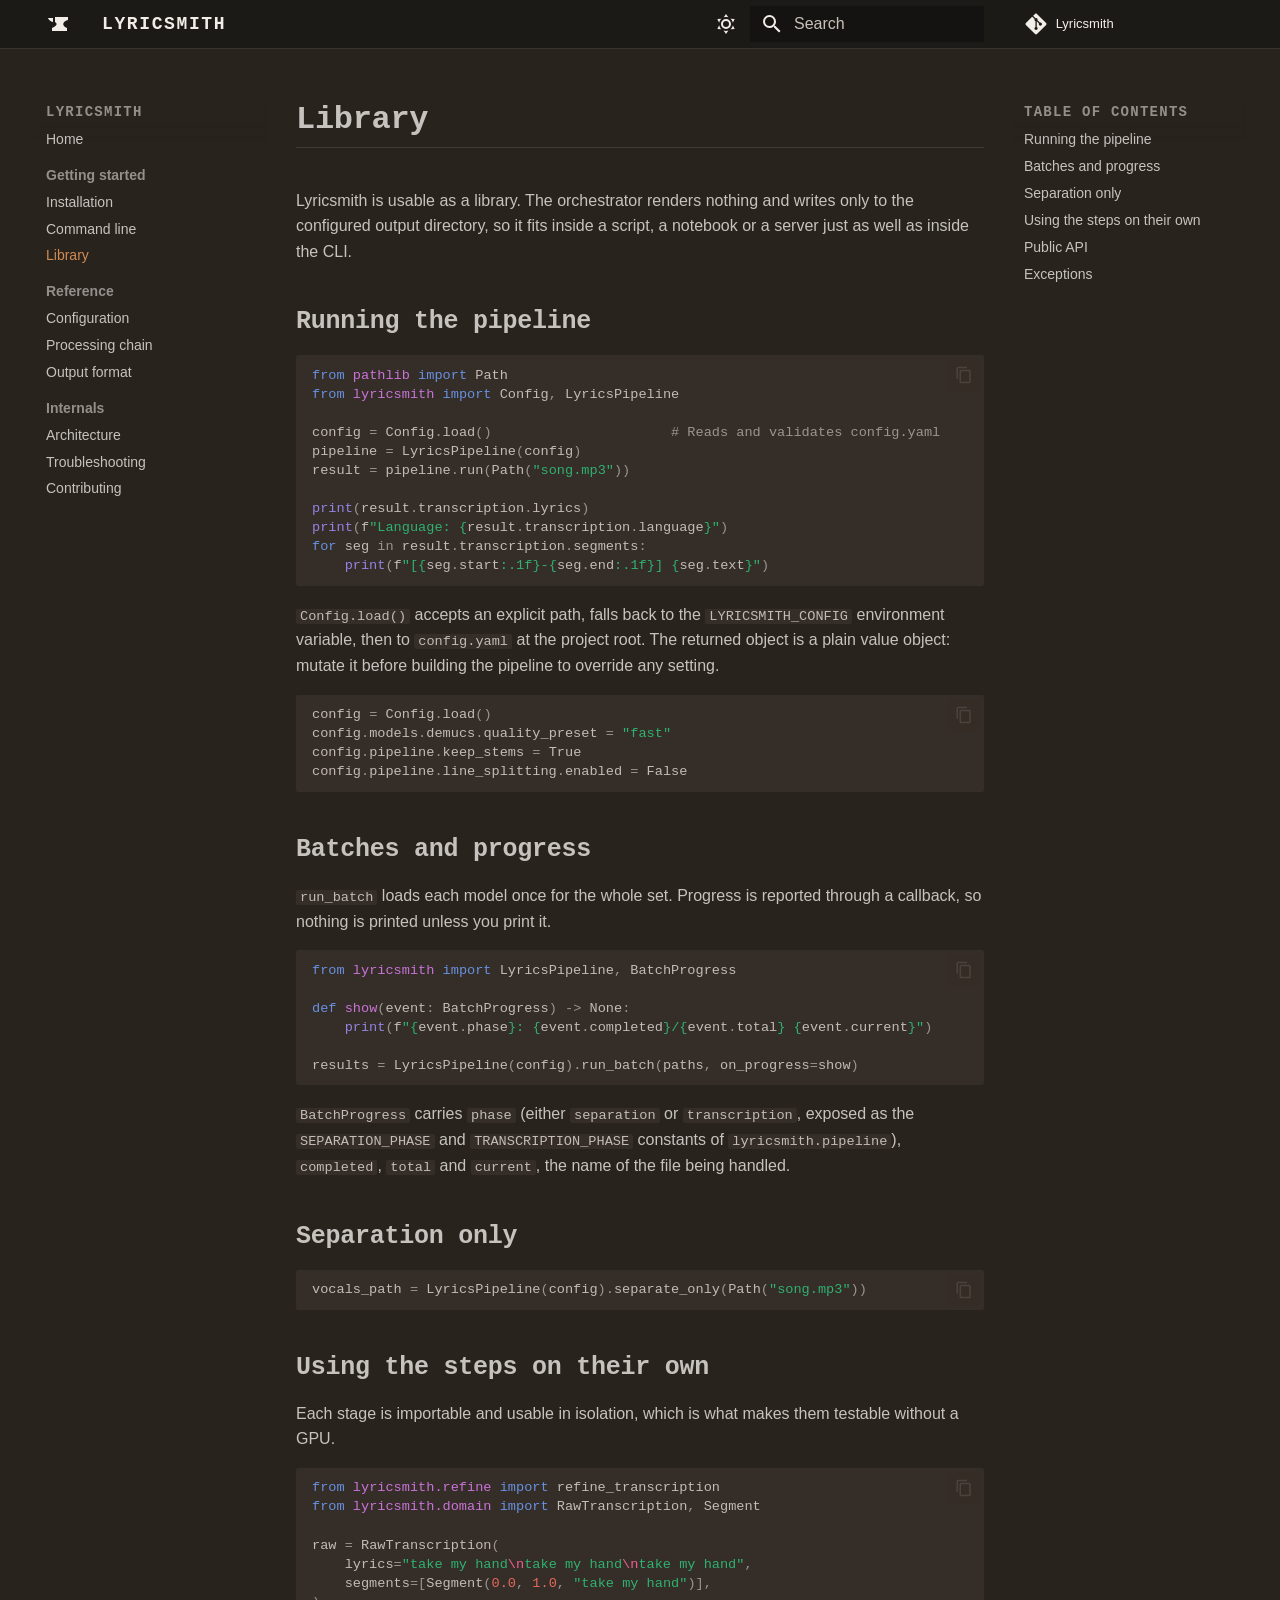
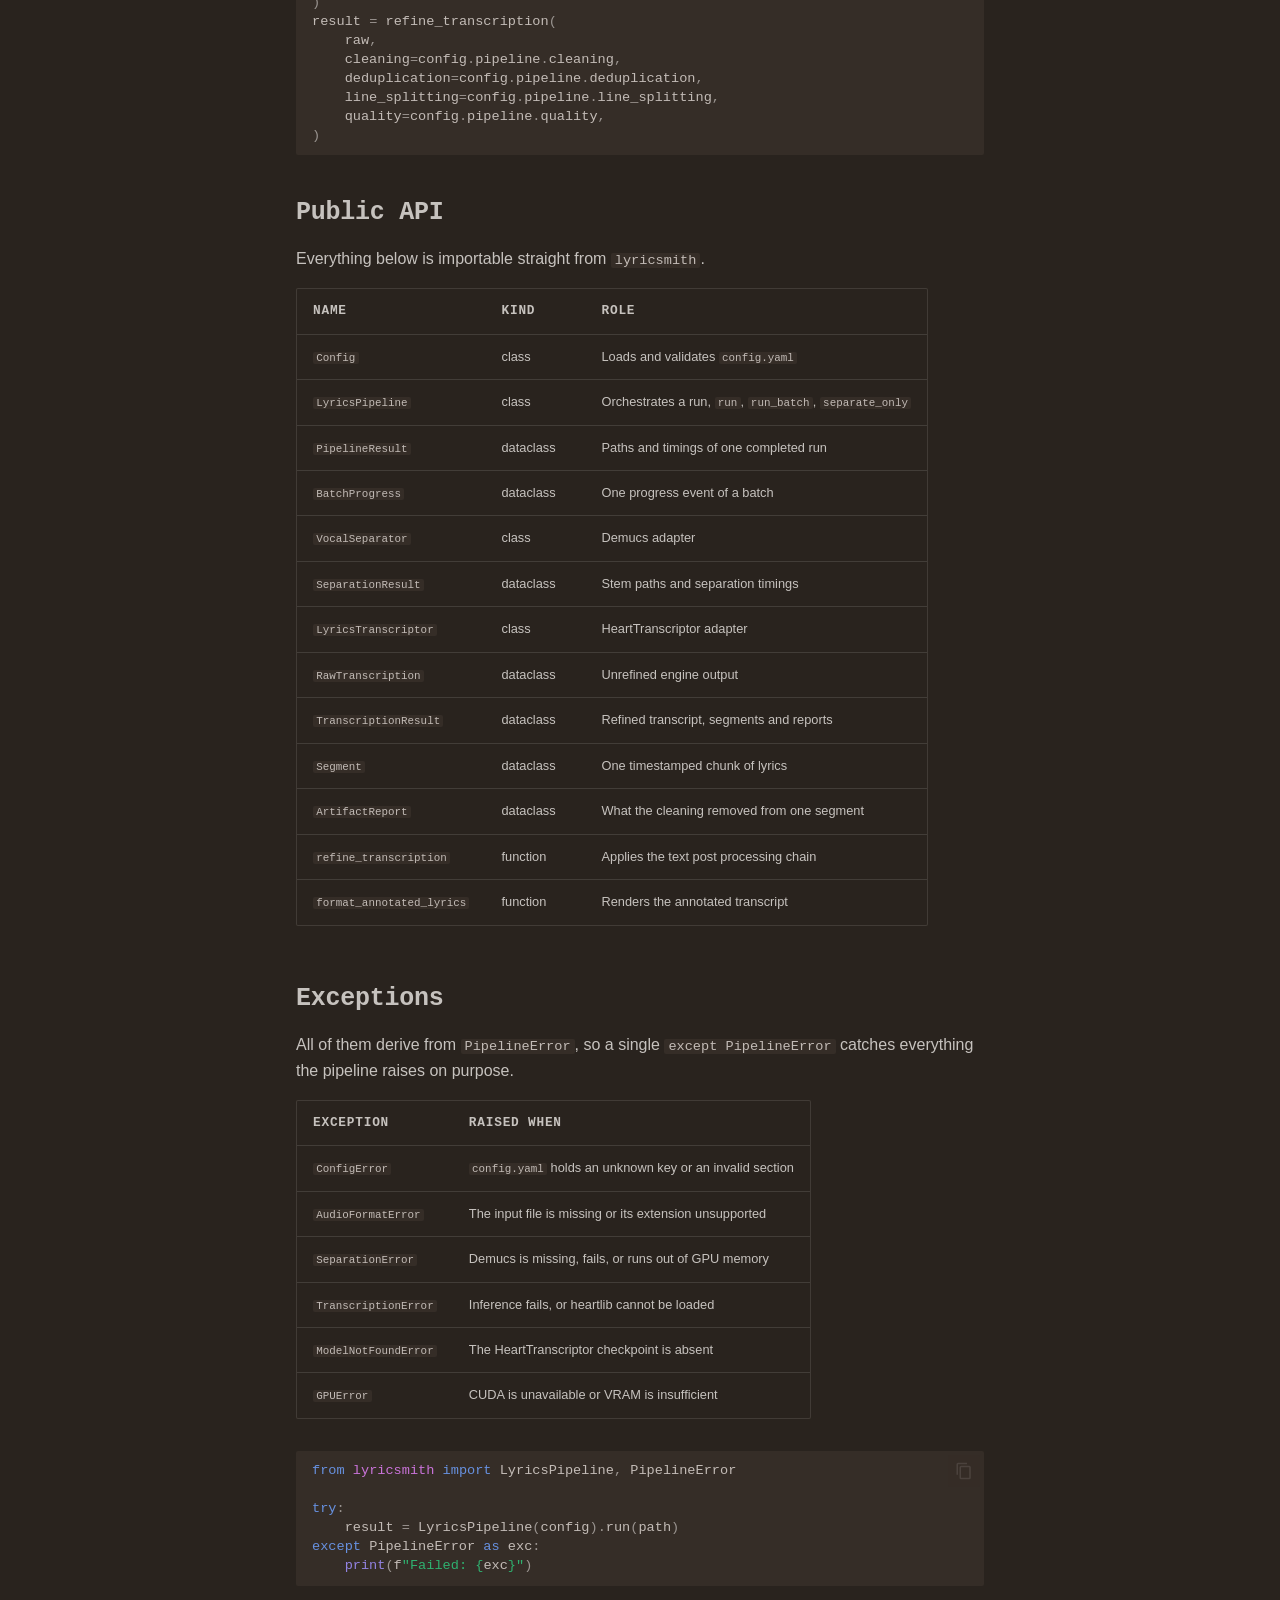
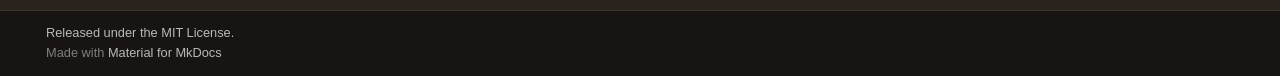
<file: library/index.html>
<!doctype html>
<html lang="en" class="no-js">
  <head>
    
      <meta charset="utf-8">
      <meta name="viewport" content="width=device-width,initial-scale=1">
      
        <meta name="description" content="Turn a song into timestamped lyrics, with Demucs and HeartTranscriptor.">
      
      
      
        <link rel="canonical" href="https://Laidwin.github.io/Lyricsmith/library/">
      
      
        <link rel="prev" href="../cli/">
      
      
        <link rel="next" href="../configuration/">
      
      
        
      
      
      <link rel="icon" href="../assets/images/favicon.png">
      <meta name="generator" content="mkdocs-1.6.1, mkdocs-material-9.7.7">
    
    
      
        <title>Library - Lyricsmith</title>
      
    
    
      <link rel="stylesheet" href="../assets/stylesheets/main.ec1eaa64.min.css">
      
        
        <link rel="stylesheet" href="../assets/stylesheets/palette.ab4e12ef.min.css">
      
      


    
    
      
    
    
      
    
    
      <link rel="stylesheet" href="../stylesheets/forge.css">
    
    <script>__md_scope=new URL("..",location),__md_hash=e=>[...e].reduce(((e,_)=>(e<<5)-e+_.charCodeAt(0)),0),__md_get=(e,_=localStorage,t=__md_scope)=>JSON.parse(_.getItem(t.pathname+"."+e)),__md_set=(e,_,t=localStorage,a=__md_scope)=>{try{t.setItem(a.pathname+"."+e,JSON.stringify(_))}catch(e){}}</script>
    
      

    
    
  </head>
  
  
    
    
      
    
    
    
    
    <body dir="ltr" data-md-color-scheme="slate" data-md-color-primary="custom" data-md-color-accent="custom">
  
    
    <input class="md-toggle" data-md-toggle="drawer" type="checkbox" id="__drawer" autocomplete="off">
    <input class="md-toggle" data-md-toggle="search" type="checkbox" id="__search" autocomplete="off">
    <label class="md-overlay" for="__drawer"></label>
    <div data-md-component="skip">
      
        
        <a href="#library" class="md-skip">
          Skip to content
        </a>
      
    </div>
    <div data-md-component="announce">
      
    </div>
    
    
      

  

<header class="md-header md-header--shadow" data-md-component="header">
  <nav class="md-header__inner md-grid" aria-label="Header">
    <a href=".." title="Lyricsmith" class="md-header__button md-logo" aria-label="Lyricsmith" data-md-component="logo">
      
  
  <svg xmlns="http://www.w3.org/2000/svg" viewBox="0 0 24 24"><path d="M9 5v5c4.03 2.47-.56 4.97-3 6v3h15v-3c-6.41-2.73-3.53-7 1-8V5zM2 6c.81 2.13 2.42 3.5 5 4V6z"/></svg>

    </a>
    <label class="md-header__button md-icon" for="__drawer">
      
      <svg xmlns="http://www.w3.org/2000/svg" viewBox="0 0 24 24"><path d="M3 6h18v2H3zm0 5h18v2H3zm0 5h18v2H3z"/></svg>
    </label>
    <div class="md-header__title" data-md-component="header-title">
      <div class="md-header__ellipsis">
        <div class="md-header__topic">
          <span class="md-ellipsis">
            Lyricsmith
          </span>
        </div>
        <div class="md-header__topic" data-md-component="header-topic">
          <span class="md-ellipsis">
            
              Library
            
          </span>
        </div>
      </div>
    </div>
    
      
        <form class="md-header__option" data-md-component="palette">
  
    
    
    
    <input class="md-option" data-md-color-media="" data-md-color-scheme="slate" data-md-color-primary="custom" data-md-color-accent="custom"  aria-label="Switch to light mode"  type="radio" name="__palette" id="__palette_0">
    
      <label class="md-header__button md-icon" title="Switch to light mode" for="__palette_1" hidden>
        <svg xmlns="http://www.w3.org/2000/svg" viewBox="0 0 24 24"><path d="M12 7a5 5 0 0 1 5 5 5 5 0 0 1-5 5 5 5 0 0 1-5-5 5 5 0 0 1 5-5m0 2a3 3 0 0 0-3 3 3 3 0 0 0 3 3 3 3 0 0 0 3-3 3 3 0 0 0-3-3m0-7 2.39 3.42C13.65 5.15 12.84 5 12 5s-1.65.15-2.39.42zM3.34 7l4.16-.35A7.2 7.2 0 0 0 5.94 8.5c-.44.74-.69 1.5-.83 2.29zm.02 10 1.76-3.77a7.131 7.131 0 0 0 2.38 4.14zM20.65 7l-1.77 3.79a7.02 7.02 0 0 0-2.38-4.15zm-.01 10-4.14.36c.59-.51 1.12-1.14 1.54-1.86.42-.73.69-1.5.83-2.29zM12 22l-2.41-3.44c.74.27 1.55.44 2.41.44.82 0 1.63-.17 2.37-.44z"/></svg>
      </label>
    
  
    
    
    
    <input class="md-option" data-md-color-media="" data-md-color-scheme="default" data-md-color-primary="custom" data-md-color-accent="custom"  aria-label="Switch to dark mode"  type="radio" name="__palette" id="__palette_1">
    
      <label class="md-header__button md-icon" title="Switch to dark mode" for="__palette_0" hidden>
        <svg xmlns="http://www.w3.org/2000/svg" viewBox="0 0 24 24"><path d="m17.75 4.09-2.53 1.94.91 3.06-2.63-1.81-2.63 1.81.91-3.06-2.53-1.94L12.44 4l1.06-3 1.06 3zm3.5 6.91-1.64 1.25.59 1.98-1.7-1.17-1.7 1.17.59-1.98L15.75 11l2.06-.05L18.5 9l.69 1.95zm-2.28 4.95c.83-.08 1.72 1.1 1.19 1.85-.32.45-.66.87-1.08 1.27C15.17 23 8.84 23 4.94 19.07c-3.91-3.9-3.91-10.24 0-14.14.4-.4.82-.76 1.27-1.08.75-.53 1.93.36 1.85 1.19-.27 2.86.69 5.83 2.89 8.02a9.96 9.96 0 0 0 8.02 2.89m-1.64 2.02a12.08 12.08 0 0 1-7.8-3.47c-2.17-2.19-3.33-5-3.49-7.82-2.81 3.14-2.7 7.96.31 10.98 3.02 3.01 7.84 3.12 10.98.31"/></svg>
      </label>
    
  
</form>
      
    
    
      <script>var palette=__md_get("__palette");if(palette&&palette.color){if("(prefers-color-scheme)"===palette.color.media){var media=matchMedia("(prefers-color-scheme: light)"),input=document.querySelector(media.matches?"[data-md-color-media='(prefers-color-scheme: light)']":"[data-md-color-media='(prefers-color-scheme: dark)']");palette.color.media=input.getAttribute("data-md-color-media"),palette.color.scheme=input.getAttribute("data-md-color-scheme"),palette.color.primary=input.getAttribute("data-md-color-primary"),palette.color.accent=input.getAttribute("data-md-color-accent")}for(var[key,value]of Object.entries(palette.color))document.body.setAttribute("data-md-color-"+key,value)}</script>
    
    
    
      
      
        <label class="md-header__button md-icon" for="__search">
          
          <svg xmlns="http://www.w3.org/2000/svg" viewBox="0 0 24 24"><path d="M9.5 3A6.5 6.5 0 0 1 16 9.5c0 1.61-.59 3.09-1.56 4.23l.27.27h.79l5 5-1.5 1.5-5-5v-.79l-.27-.27A6.52 6.52 0 0 1 9.5 16 6.5 6.5 0 0 1 3 9.5 6.5 6.5 0 0 1 9.5 3m0 2C7 5 5 7 5 9.5S7 14 9.5 14 14 12 14 9.5 12 5 9.5 5"/></svg>
        </label>
        <div class="md-search" data-md-component="search" role="dialog">
  <label class="md-search__overlay" for="__search"></label>
  <div class="md-search__inner" role="search">
    <form class="md-search__form" name="search">
      <input type="text" class="md-search__input" name="query" aria-label="Search" placeholder="Search" autocapitalize="off" autocorrect="off" autocomplete="off" spellcheck="false" data-md-component="search-query" required>
      <label class="md-search__icon md-icon" for="__search">
        
        <svg xmlns="http://www.w3.org/2000/svg" viewBox="0 0 24 24"><path d="M9.5 3A6.5 6.5 0 0 1 16 9.5c0 1.61-.59 3.09-1.56 4.23l.27.27h.79l5 5-1.5 1.5-5-5v-.79l-.27-.27A6.52 6.52 0 0 1 9.5 16 6.5 6.5 0 0 1 3 9.5 6.5 6.5 0 0 1 9.5 3m0 2C7 5 5 7 5 9.5S7 14 9.5 14 14 12 14 9.5 12 5 9.5 5"/></svg>
        
        <svg xmlns="http://www.w3.org/2000/svg" viewBox="0 0 24 24"><path d="M20 11v2H8l5.5 5.5-1.42 1.42L4.16 12l7.92-7.92L13.5 5.5 8 11z"/></svg>
      </label>
      <nav class="md-search__options" aria-label="Search">
        
        <button type="reset" class="md-search__icon md-icon" title="Clear" aria-label="Clear" tabindex="-1">
          
          <svg xmlns="http://www.w3.org/2000/svg" viewBox="0 0 24 24"><path d="M19 6.41 17.59 5 12 10.59 6.41 5 5 6.41 10.59 12 5 17.59 6.41 19 12 13.41 17.59 19 19 17.59 13.41 12z"/></svg>
        </button>
      </nav>
      
        <div class="md-search__suggest" data-md-component="search-suggest"></div>
      
    </form>
    <div class="md-search__output">
      <div class="md-search__scrollwrap" tabindex="0" data-md-scrollfix>
        <div class="md-search-result" data-md-component="search-result">
          <div class="md-search-result__meta">
            Initializing search
          </div>
          <ol class="md-search-result__list" role="presentation"></ol>
        </div>
      </div>
    </div>
  </div>
</div>
      
    
    
      <div class="md-header__source">
        <a href="https://github.com/Laidwin/Lyricsmith" title="Go to repository" class="md-source" data-md-component="source">
  <div class="md-source__icon md-icon">
    
    <svg xmlns="http://www.w3.org/2000/svg" viewBox="0 0 448 512"><!--! Font Awesome Free 7.1.0 by @fontawesome - https://fontawesome.com License - https://fontawesome.com/license/free (Icons: CC BY 4.0, Fonts: SIL OFL 1.1, Code: MIT License) Copyright 2025 Fonticons, Inc.--><path d="M439.6 236.1 244 40.5c-5.4-5.5-12.8-8.5-20.4-8.5s-15 3-20.4 8.4L162.5 81l51.5 51.5c27.1-9.1 52.7 16.8 43.4 43.7l49.7 49.7c34.2-11.8 61.2 31 35.5 56.7-26.5 26.5-70.2-2.9-56-37.3L240.3 199v121.9c25.3 12.5 22.3 41.8 9.1 55-6.4 6.4-15.2 10.1-24.3 10.1s-17.8-3.6-24.3-10.1c-17.6-17.6-11.1-46.9 11.2-56v-123c-20.8-8.5-24.6-30.7-18.6-45L142.6 101 8.5 235.1C3 240.6 0 247.9 0 255.5s3 15 8.5 20.4l195.6 195.7c5.4 5.4 12.7 8.4 20.4 8.4s15-3 20.4-8.4l194.7-194.7c5.4-5.4 8.4-12.8 8.4-20.4s-3-15-8.4-20.4"/></svg>
  </div>
  <div class="md-source__repository">
    Lyricsmith
  </div>
</a>
      </div>
    
  </nav>
  
</header>
    
    <div class="md-container" data-md-component="container">
      
      
        
          
        
      
      <main class="md-main" data-md-component="main">
        <div class="md-main__inner md-grid">
          
            
              
              <div class="md-sidebar md-sidebar--primary" data-md-component="sidebar" data-md-type="navigation" >
                <div class="md-sidebar__scrollwrap">
                  <div class="md-sidebar__inner">
                    



<nav class="md-nav md-nav--primary" aria-label="Navigation" data-md-level="0">
  <label class="md-nav__title" for="__drawer">
    <a href=".." title="Lyricsmith" class="md-nav__button md-logo" aria-label="Lyricsmith" data-md-component="logo">
      
  
  <svg xmlns="http://www.w3.org/2000/svg" viewBox="0 0 24 24"><path d="M9 5v5c4.03 2.47-.56 4.97-3 6v3h15v-3c-6.41-2.73-3.53-7 1-8V5zM2 6c.81 2.13 2.42 3.5 5 4V6z"/></svg>

    </a>
    Lyricsmith
  </label>
  
    <div class="md-nav__source">
      <a href="https://github.com/Laidwin/Lyricsmith" title="Go to repository" class="md-source" data-md-component="source">
  <div class="md-source__icon md-icon">
    
    <svg xmlns="http://www.w3.org/2000/svg" viewBox="0 0 448 512"><!--! Font Awesome Free 7.1.0 by @fontawesome - https://fontawesome.com License - https://fontawesome.com/license/free (Icons: CC BY 4.0, Fonts: SIL OFL 1.1, Code: MIT License) Copyright 2025 Fonticons, Inc.--><path d="M439.6 236.1 244 40.5c-5.4-5.5-12.8-8.5-20.4-8.5s-15 3-20.4 8.4L162.5 81l51.5 51.5c27.1-9.1 52.7 16.8 43.4 43.7l49.7 49.7c34.2-11.8 61.2 31 35.5 56.7-26.5 26.5-70.2-2.9-56-37.3L240.3 199v121.9c25.3 12.5 22.3 41.8 9.1 55-6.4 6.4-15.2 10.1-24.3 10.1s-17.8-3.6-24.3-10.1c-17.6-17.6-11.1-46.9 11.2-56v-123c-20.8-8.5-24.6-30.7-18.6-45L142.6 101 8.5 235.1C3 240.6 0 247.9 0 255.5s3 15 8.5 20.4l195.6 195.7c5.4 5.4 12.7 8.4 20.4 8.4s15-3 20.4-8.4l194.7-194.7c5.4-5.4 8.4-12.8 8.4-20.4s-3-15-8.4-20.4"/></svg>
  </div>
  <div class="md-source__repository">
    Lyricsmith
  </div>
</a>
    </div>
  
  <ul class="md-nav__list" data-md-scrollfix>
    
      
      
  
  
  
  
    <li class="md-nav__item">
      <a href=".." class="md-nav__link">
        
  
  
  <span class="md-ellipsis">
    
  
    Home
  

    
  </span>
  
  

      </a>
    </li>
  

    
      
      
  
  
    
  
  
  
    
    
    
    
      
        
        
      
    
    
    <li class="md-nav__item md-nav__item--active md-nav__item--section md-nav__item--nested">
      
        
        
        <input class="md-nav__toggle md-toggle " type="checkbox" id="__nav_2" checked>
        
          
          <label class="md-nav__link" for="__nav_2" id="__nav_2_label" tabindex="">
            
  
  
  <span class="md-ellipsis">
    
  
    Getting started
  

    
  </span>
  
  

            <span class="md-nav__icon md-icon"></span>
          </label>
        
        <nav class="md-nav" data-md-level="1" aria-labelledby="__nav_2_label" aria-expanded="true">
          <label class="md-nav__title" for="__nav_2">
            <span class="md-nav__icon md-icon"></span>
            
  
    Getting started
  

          </label>
          <ul class="md-nav__list" data-md-scrollfix>
            
              
                
  
  
  
  
    <li class="md-nav__item">
      <a href="../installation/" class="md-nav__link">
        
  
  
  <span class="md-ellipsis">
    
  
    Installation
  

    
  </span>
  
  

      </a>
    </li>
  

              
            
              
                
  
  
  
  
    <li class="md-nav__item">
      <a href="../cli/" class="md-nav__link">
        
  
  
  <span class="md-ellipsis">
    
  
    Command line
  

    
  </span>
  
  

      </a>
    </li>
  

              
            
              
                
  
  
    
  
  
  
    <li class="md-nav__item md-nav__item--active">
      
      <input class="md-nav__toggle md-toggle" type="checkbox" id="__toc">
      
      
        
      
      
        <label class="md-nav__link md-nav__link--active" for="__toc">
          
  
  
  <span class="md-ellipsis">
    
  
    Library
  

    
  </span>
  
  

          <span class="md-nav__icon md-icon"></span>
        </label>
      
      <a href="./" class="md-nav__link md-nav__link--active">
        
  
  
  <span class="md-ellipsis">
    
  
    Library
  

    
  </span>
  
  

      </a>
      
        

<nav class="md-nav md-nav--secondary" aria-label="Table of contents">
  
  
  
    
  
  
    <label class="md-nav__title" for="__toc">
      <span class="md-nav__icon md-icon"></span>
      Table of contents
    </label>
    <ul class="md-nav__list" data-md-component="toc" data-md-scrollfix>
      
        <li class="md-nav__item">
  <a href="#running-the-pipeline" class="md-nav__link">
    <span class="md-ellipsis">
      
        Running the pipeline
      
    </span>
  </a>
  
</li>
      
        <li class="md-nav__item">
  <a href="#batches-and-progress" class="md-nav__link">
    <span class="md-ellipsis">
      
        Batches and progress
      
    </span>
  </a>
  
</li>
      
        <li class="md-nav__item">
  <a href="#separation-only" class="md-nav__link">
    <span class="md-ellipsis">
      
        Separation only
      
    </span>
  </a>
  
</li>
      
        <li class="md-nav__item">
  <a href="#using-the-steps-on-their-own" class="md-nav__link">
    <span class="md-ellipsis">
      
        Using the steps on their own
      
    </span>
  </a>
  
</li>
      
        <li class="md-nav__item">
  <a href="#public-api" class="md-nav__link">
    <span class="md-ellipsis">
      
        Public API
      
    </span>
  </a>
  
</li>
      
        <li class="md-nav__item">
  <a href="#exceptions" class="md-nav__link">
    <span class="md-ellipsis">
      
        Exceptions
      
    </span>
  </a>
  
</li>
      
    </ul>
  
</nav>
      
    </li>
  

              
            
          </ul>
        </nav>
      
    </li>
  

    
      
      
  
  
  
  
    
    
    
    
      
        
        
      
    
    
    <li class="md-nav__item md-nav__item--section md-nav__item--nested">
      
        
        
        <input class="md-nav__toggle md-toggle " type="checkbox" id="__nav_3" >
        
          
          <label class="md-nav__link" for="__nav_3" id="__nav_3_label" tabindex="">
            
  
  
  <span class="md-ellipsis">
    
  
    Reference
  

    
  </span>
  
  

            <span class="md-nav__icon md-icon"></span>
          </label>
        
        <nav class="md-nav" data-md-level="1" aria-labelledby="__nav_3_label" aria-expanded="false">
          <label class="md-nav__title" for="__nav_3">
            <span class="md-nav__icon md-icon"></span>
            
  
    Reference
  

          </label>
          <ul class="md-nav__list" data-md-scrollfix>
            
              
                
  
  
  
  
    <li class="md-nav__item">
      <a href="../configuration/" class="md-nav__link">
        
  
  
  <span class="md-ellipsis">
    
  
    Configuration
  

    
  </span>
  
  

      </a>
    </li>
  

              
            
              
                
  
  
  
  
    <li class="md-nav__item">
      <a href="../processing-chain/" class="md-nav__link">
        
  
  
  <span class="md-ellipsis">
    
  
    Processing chain
  

    
  </span>
  
  

      </a>
    </li>
  

              
            
              
                
  
  
  
  
    <li class="md-nav__item">
      <a href="../output/" class="md-nav__link">
        
  
  
  <span class="md-ellipsis">
    
  
    Output format
  

    
  </span>
  
  

      </a>
    </li>
  

              
            
          </ul>
        </nav>
      
    </li>
  

    
      
      
  
  
  
  
    
    
    
    
      
        
        
      
    
    
    <li class="md-nav__item md-nav__item--section md-nav__item--nested">
      
        
        
        <input class="md-nav__toggle md-toggle " type="checkbox" id="__nav_4" >
        
          
          <label class="md-nav__link" for="__nav_4" id="__nav_4_label" tabindex="">
            
  
  
  <span class="md-ellipsis">
    
  
    Internals
  

    
  </span>
  
  

            <span class="md-nav__icon md-icon"></span>
          </label>
        
        <nav class="md-nav" data-md-level="1" aria-labelledby="__nav_4_label" aria-expanded="false">
          <label class="md-nav__title" for="__nav_4">
            <span class="md-nav__icon md-icon"></span>
            
  
    Internals
  

          </label>
          <ul class="md-nav__list" data-md-scrollfix>
            
              
                
  
  
  
  
    <li class="md-nav__item">
      <a href="../architecture/" class="md-nav__link">
        
  
  
  <span class="md-ellipsis">
    
  
    Architecture
  

    
  </span>
  
  

      </a>
    </li>
  

              
            
              
                
  
  
  
  
    <li class="md-nav__item">
      <a href="../troubleshooting/" class="md-nav__link">
        
  
  
  <span class="md-ellipsis">
    
  
    Troubleshooting
  

    
  </span>
  
  

      </a>
    </li>
  

              
            
              
                
  
  
  
  
    <li class="md-nav__item">
      <a href="../contributing/" class="md-nav__link">
        
  
  
  <span class="md-ellipsis">
    
  
    Contributing
  

    
  </span>
  
  

      </a>
    </li>
  

              
            
          </ul>
        </nav>
      
    </li>
  

    
  </ul>
</nav>
                  </div>
                </div>
              </div>
            
            
              
              <div class="md-sidebar md-sidebar--secondary" data-md-component="sidebar" data-md-type="toc" >
                <div class="md-sidebar__scrollwrap">
                  <div class="md-sidebar__inner">
                    

<nav class="md-nav md-nav--secondary" aria-label="Table of contents">
  
  
  
    
  
  
    <label class="md-nav__title" for="__toc">
      <span class="md-nav__icon md-icon"></span>
      Table of contents
    </label>
    <ul class="md-nav__list" data-md-component="toc" data-md-scrollfix>
      
        <li class="md-nav__item">
  <a href="#running-the-pipeline" class="md-nav__link">
    <span class="md-ellipsis">
      
        Running the pipeline
      
    </span>
  </a>
  
</li>
      
        <li class="md-nav__item">
  <a href="#batches-and-progress" class="md-nav__link">
    <span class="md-ellipsis">
      
        Batches and progress
      
    </span>
  </a>
  
</li>
      
        <li class="md-nav__item">
  <a href="#separation-only" class="md-nav__link">
    <span class="md-ellipsis">
      
        Separation only
      
    </span>
  </a>
  
</li>
      
        <li class="md-nav__item">
  <a href="#using-the-steps-on-their-own" class="md-nav__link">
    <span class="md-ellipsis">
      
        Using the steps on their own
      
    </span>
  </a>
  
</li>
      
        <li class="md-nav__item">
  <a href="#public-api" class="md-nav__link">
    <span class="md-ellipsis">
      
        Public API
      
    </span>
  </a>
  
</li>
      
        <li class="md-nav__item">
  <a href="#exceptions" class="md-nav__link">
    <span class="md-ellipsis">
      
        Exceptions
      
    </span>
  </a>
  
</li>
      
    </ul>
  
</nav>
                  </div>
                </div>
              </div>
            
          
          
            <div class="md-content" data-md-component="content">
              
              <article class="md-content__inner md-typeset">
                
                  


  
  


<h1 id="library">Library<a class="headerlink" href="#library" title="Permanent link">&para;</a></h1>
<p>Lyricsmith is usable as a library. The orchestrator renders nothing and writes
only to the configured output directory, so it fits inside a script, a notebook
or a server just as well as inside the CLI.</p>
<h2 id="running-the-pipeline">Running the pipeline<a class="headerlink" href="#running-the-pipeline" title="Permanent link">&para;</a></h2>
<div class="highlight"><pre><span></span><code><a id="__codelineno-0-1" name="__codelineno-0-1" href="#__codelineno-0-1"></a><span class="kn">from</span><span class="w"> </span><span class="nn">pathlib</span><span class="w"> </span><span class="kn">import</span> <span class="n">Path</span>
<a id="__codelineno-0-2" name="__codelineno-0-2" href="#__codelineno-0-2"></a><span class="kn">from</span><span class="w"> </span><span class="nn">lyricsmith</span><span class="w"> </span><span class="kn">import</span> <span class="n">Config</span><span class="p">,</span> <span class="n">LyricsPipeline</span>
<a id="__codelineno-0-3" name="__codelineno-0-3" href="#__codelineno-0-3"></a>
<a id="__codelineno-0-4" name="__codelineno-0-4" href="#__codelineno-0-4"></a><span class="n">config</span> <span class="o">=</span> <span class="n">Config</span><span class="o">.</span><span class="n">load</span><span class="p">()</span>                      <span class="c1"># Reads and validates config.yaml</span>
<a id="__codelineno-0-5" name="__codelineno-0-5" href="#__codelineno-0-5"></a><span class="n">pipeline</span> <span class="o">=</span> <span class="n">LyricsPipeline</span><span class="p">(</span><span class="n">config</span><span class="p">)</span>
<a id="__codelineno-0-6" name="__codelineno-0-6" href="#__codelineno-0-6"></a><span class="n">result</span> <span class="o">=</span> <span class="n">pipeline</span><span class="o">.</span><span class="n">run</span><span class="p">(</span><span class="n">Path</span><span class="p">(</span><span class="s2">"song.mp3"</span><span class="p">))</span>
<a id="__codelineno-0-7" name="__codelineno-0-7" href="#__codelineno-0-7"></a>
<a id="__codelineno-0-8" name="__codelineno-0-8" href="#__codelineno-0-8"></a><span class="nb">print</span><span class="p">(</span><span class="n">result</span><span class="o">.</span><span class="n">transcription</span><span class="o">.</span><span class="n">lyrics</span><span class="p">)</span>
<a id="__codelineno-0-9" name="__codelineno-0-9" href="#__codelineno-0-9"></a><span class="nb">print</span><span class="p">(</span><span class="sa">f</span><span class="s2">"Language: </span><span class="si">{</span><span class="n">result</span><span class="o">.</span><span class="n">transcription</span><span class="o">.</span><span class="n">language</span><span class="si">}</span><span class="s2">"</span><span class="p">)</span>
<a id="__codelineno-0-10" name="__codelineno-0-10" href="#__codelineno-0-10"></a><span class="k">for</span> <span class="n">seg</span> <span class="ow">in</span> <span class="n">result</span><span class="o">.</span><span class="n">transcription</span><span class="o">.</span><span class="n">segments</span><span class="p">:</span>
<a id="__codelineno-0-11" name="__codelineno-0-11" href="#__codelineno-0-11"></a>    <span class="nb">print</span><span class="p">(</span><span class="sa">f</span><span class="s2">"[</span><span class="si">{</span><span class="n">seg</span><span class="o">.</span><span class="n">start</span><span class="si">:</span><span class="s2">.1f</span><span class="si">}</span><span class="s2">-</span><span class="si">{</span><span class="n">seg</span><span class="o">.</span><span class="n">end</span><span class="si">:</span><span class="s2">.1f</span><span class="si">}</span><span class="s2">] </span><span class="si">{</span><span class="n">seg</span><span class="o">.</span><span class="n">text</span><span class="si">}</span><span class="s2">"</span><span class="p">)</span>
</code></pre></div>
<p><code>Config.load()</code> accepts an explicit path, falls back to the <code>LYRICSMITH_CONFIG</code>
environment variable, then to <code>config.yaml</code> at the project root. The returned
object is a plain value object: mutate it before building the pipeline to
override any setting.</p>
<div class="highlight"><pre><span></span><code><a id="__codelineno-1-1" name="__codelineno-1-1" href="#__codelineno-1-1"></a><span class="n">config</span> <span class="o">=</span> <span class="n">Config</span><span class="o">.</span><span class="n">load</span><span class="p">()</span>
<a id="__codelineno-1-2" name="__codelineno-1-2" href="#__codelineno-1-2"></a><span class="n">config</span><span class="o">.</span><span class="n">models</span><span class="o">.</span><span class="n">demucs</span><span class="o">.</span><span class="n">quality_preset</span> <span class="o">=</span> <span class="s2">"fast"</span>
<a id="__codelineno-1-3" name="__codelineno-1-3" href="#__codelineno-1-3"></a><span class="n">config</span><span class="o">.</span><span class="n">pipeline</span><span class="o">.</span><span class="n">keep_stems</span> <span class="o">=</span> <span class="kc">True</span>
<a id="__codelineno-1-4" name="__codelineno-1-4" href="#__codelineno-1-4"></a><span class="n">config</span><span class="o">.</span><span class="n">pipeline</span><span class="o">.</span><span class="n">line_splitting</span><span class="o">.</span><span class="n">enabled</span> <span class="o">=</span> <span class="kc">False</span>
</code></pre></div>
<h2 id="batches-and-progress">Batches and progress<a class="headerlink" href="#batches-and-progress" title="Permanent link">&para;</a></h2>
<p><code>run_batch</code> loads each model once for the whole set. Progress is reported
through a callback, so nothing is printed unless you print it.</p>
<div class="highlight"><pre><span></span><code><a id="__codelineno-2-1" name="__codelineno-2-1" href="#__codelineno-2-1"></a><span class="kn">from</span><span class="w"> </span><span class="nn">lyricsmith</span><span class="w"> </span><span class="kn">import</span> <span class="n">LyricsPipeline</span><span class="p">,</span> <span class="n">BatchProgress</span>
<a id="__codelineno-2-2" name="__codelineno-2-2" href="#__codelineno-2-2"></a>
<a id="__codelineno-2-3" name="__codelineno-2-3" href="#__codelineno-2-3"></a><span class="k">def</span><span class="w"> </span><span class="nf">show</span><span class="p">(</span><span class="n">event</span><span class="p">:</span> <span class="n">BatchProgress</span><span class="p">)</span> <span class="o">-&gt;</span> <span class="kc">None</span><span class="p">:</span>
<a id="__codelineno-2-4" name="__codelineno-2-4" href="#__codelineno-2-4"></a>    <span class="nb">print</span><span class="p">(</span><span class="sa">f</span><span class="s2">"</span><span class="si">{</span><span class="n">event</span><span class="o">.</span><span class="n">phase</span><span class="si">}</span><span class="s2">: </span><span class="si">{</span><span class="n">event</span><span class="o">.</span><span class="n">completed</span><span class="si">}</span><span class="s2">/</span><span class="si">{</span><span class="n">event</span><span class="o">.</span><span class="n">total</span><span class="si">}</span><span class="s2"> </span><span class="si">{</span><span class="n">event</span><span class="o">.</span><span class="n">current</span><span class="si">}</span><span class="s2">"</span><span class="p">)</span>
<a id="__codelineno-2-5" name="__codelineno-2-5" href="#__codelineno-2-5"></a>
<a id="__codelineno-2-6" name="__codelineno-2-6" href="#__codelineno-2-6"></a><span class="n">results</span> <span class="o">=</span> <span class="n">LyricsPipeline</span><span class="p">(</span><span class="n">config</span><span class="p">)</span><span class="o">.</span><span class="n">run_batch</span><span class="p">(</span><span class="n">paths</span><span class="p">,</span> <span class="n">on_progress</span><span class="o">=</span><span class="n">show</span><span class="p">)</span>
</code></pre></div>
<p><code>BatchProgress</code> carries <code>phase</code> (either <code>separation</code> or <code>transcription</code>, exposed
as the <code>SEPARATION_PHASE</code> and <code>TRANSCRIPTION_PHASE</code> constants of
<code>lyricsmith.pipeline</code>), <code>completed</code>, <code>total</code> and <code>current</code>, the name of the file
being handled.</p>
<h2 id="separation-only">Separation only<a class="headerlink" href="#separation-only" title="Permanent link">&para;</a></h2>
<div class="highlight"><pre><span></span><code><a id="__codelineno-3-1" name="__codelineno-3-1" href="#__codelineno-3-1"></a><span class="n">vocals_path</span> <span class="o">=</span> <span class="n">LyricsPipeline</span><span class="p">(</span><span class="n">config</span><span class="p">)</span><span class="o">.</span><span class="n">separate_only</span><span class="p">(</span><span class="n">Path</span><span class="p">(</span><span class="s2">"song.mp3"</span><span class="p">))</span>
</code></pre></div>
<h2 id="using-the-steps-on-their-own">Using the steps on their own<a class="headerlink" href="#using-the-steps-on-their-own" title="Permanent link">&para;</a></h2>
<p>Each stage is importable and usable in isolation, which is what makes them
testable without a GPU.</p>
<div class="highlight"><pre><span></span><code><a id="__codelineno-4-1" name="__codelineno-4-1" href="#__codelineno-4-1"></a><span class="kn">from</span><span class="w"> </span><span class="nn">lyricsmith.refine</span><span class="w"> </span><span class="kn">import</span> <span class="n">refine_transcription</span>
<a id="__codelineno-4-2" name="__codelineno-4-2" href="#__codelineno-4-2"></a><span class="kn">from</span><span class="w"> </span><span class="nn">lyricsmith.domain</span><span class="w"> </span><span class="kn">import</span> <span class="n">RawTranscription</span><span class="p">,</span> <span class="n">Segment</span>
<a id="__codelineno-4-3" name="__codelineno-4-3" href="#__codelineno-4-3"></a>
<a id="__codelineno-4-4" name="__codelineno-4-4" href="#__codelineno-4-4"></a><span class="n">raw</span> <span class="o">=</span> <span class="n">RawTranscription</span><span class="p">(</span>
<a id="__codelineno-4-5" name="__codelineno-4-5" href="#__codelineno-4-5"></a>    <span class="n">lyrics</span><span class="o">=</span><span class="s2">"take my hand</span><span class="se">\n</span><span class="s2">take my hand</span><span class="se">\n</span><span class="s2">take my hand"</span><span class="p">,</span>
<a id="__codelineno-4-6" name="__codelineno-4-6" href="#__codelineno-4-6"></a>    <span class="n">segments</span><span class="o">=</span><span class="p">[</span><span class="n">Segment</span><span class="p">(</span><span class="mf">0.0</span><span class="p">,</span> <span class="mf">1.0</span><span class="p">,</span> <span class="s2">"take my hand"</span><span class="p">)],</span>
<a id="__codelineno-4-7" name="__codelineno-4-7" href="#__codelineno-4-7"></a><span class="p">)</span>
<a id="__codelineno-4-8" name="__codelineno-4-8" href="#__codelineno-4-8"></a><span class="n">result</span> <span class="o">=</span> <span class="n">refine_transcription</span><span class="p">(</span>
<a id="__codelineno-4-9" name="__codelineno-4-9" href="#__codelineno-4-9"></a>    <span class="n">raw</span><span class="p">,</span>
<a id="__codelineno-4-10" name="__codelineno-4-10" href="#__codelineno-4-10"></a>    <span class="n">cleaning</span><span class="o">=</span><span class="n">config</span><span class="o">.</span><span class="n">pipeline</span><span class="o">.</span><span class="n">cleaning</span><span class="p">,</span>
<a id="__codelineno-4-11" name="__codelineno-4-11" href="#__codelineno-4-11"></a>    <span class="n">deduplication</span><span class="o">=</span><span class="n">config</span><span class="o">.</span><span class="n">pipeline</span><span class="o">.</span><span class="n">deduplication</span><span class="p">,</span>
<a id="__codelineno-4-12" name="__codelineno-4-12" href="#__codelineno-4-12"></a>    <span class="n">line_splitting</span><span class="o">=</span><span class="n">config</span><span class="o">.</span><span class="n">pipeline</span><span class="o">.</span><span class="n">line_splitting</span><span class="p">,</span>
<a id="__codelineno-4-13" name="__codelineno-4-13" href="#__codelineno-4-13"></a>    <span class="n">quality</span><span class="o">=</span><span class="n">config</span><span class="o">.</span><span class="n">pipeline</span><span class="o">.</span><span class="n">quality</span><span class="p">,</span>
<a id="__codelineno-4-14" name="__codelineno-4-14" href="#__codelineno-4-14"></a><span class="p">)</span>
</code></pre></div>
<h2 id="public-api">Public API<a class="headerlink" href="#public-api" title="Permanent link">&para;</a></h2>
<p>Everything below is importable straight from <code>lyricsmith</code>.</p>
<table>
<thead>
<tr>
<th>Name</th>
<th>Kind</th>
<th>Role</th>
</tr>
</thead>
<tbody>
<tr>
<td><code>Config</code></td>
<td>class</td>
<td>Loads and validates <code>config.yaml</code></td>
</tr>
<tr>
<td><code>LyricsPipeline</code></td>
<td>class</td>
<td>Orchestrates a run, <code>run</code>, <code>run_batch</code>, <code>separate_only</code></td>
</tr>
<tr>
<td><code>PipelineResult</code></td>
<td>dataclass</td>
<td>Paths and timings of one completed run</td>
</tr>
<tr>
<td><code>BatchProgress</code></td>
<td>dataclass</td>
<td>One progress event of a batch</td>
</tr>
<tr>
<td><code>VocalSeparator</code></td>
<td>class</td>
<td>Demucs adapter</td>
</tr>
<tr>
<td><code>SeparationResult</code></td>
<td>dataclass</td>
<td>Stem paths and separation timings</td>
</tr>
<tr>
<td><code>LyricsTranscriptor</code></td>
<td>class</td>
<td>HeartTranscriptor adapter</td>
</tr>
<tr>
<td><code>RawTranscription</code></td>
<td>dataclass</td>
<td>Unrefined engine output</td>
</tr>
<tr>
<td><code>TranscriptionResult</code></td>
<td>dataclass</td>
<td>Refined transcript, segments and reports</td>
</tr>
<tr>
<td><code>Segment</code></td>
<td>dataclass</td>
<td>One timestamped chunk of lyrics</td>
</tr>
<tr>
<td><code>ArtifactReport</code></td>
<td>dataclass</td>
<td>What the cleaning removed from one segment</td>
</tr>
<tr>
<td><code>refine_transcription</code></td>
<td>function</td>
<td>Applies the text post processing chain</td>
</tr>
<tr>
<td><code>format_annotated_lyrics</code></td>
<td>function</td>
<td>Renders the annotated transcript</td>
</tr>
</tbody>
</table>
<h2 id="exceptions">Exceptions<a class="headerlink" href="#exceptions" title="Permanent link">&para;</a></h2>
<p>All of them derive from <code>PipelineError</code>, so a single <code>except PipelineError</code>
catches everything the pipeline raises on purpose.</p>
<table>
<thead>
<tr>
<th>Exception</th>
<th>Raised when</th>
</tr>
</thead>
<tbody>
<tr>
<td><code>ConfigError</code></td>
<td><code>config.yaml</code> holds an unknown key or an invalid section</td>
</tr>
<tr>
<td><code>AudioFormatError</code></td>
<td>The input file is missing or its extension unsupported</td>
</tr>
<tr>
<td><code>SeparationError</code></td>
<td>Demucs is missing, fails, or runs out of GPU memory</td>
</tr>
<tr>
<td><code>TranscriptionError</code></td>
<td>Inference fails, or heartlib cannot be loaded</td>
</tr>
<tr>
<td><code>ModelNotFoundError</code></td>
<td>The HeartTranscriptor checkpoint is absent</td>
</tr>
<tr>
<td><code>GPUError</code></td>
<td>CUDA is unavailable or VRAM is insufficient</td>
</tr>
</tbody>
</table>
<div class="highlight"><pre><span></span><code><a id="__codelineno-5-1" name="__codelineno-5-1" href="#__codelineno-5-1"></a><span class="kn">from</span><span class="w"> </span><span class="nn">lyricsmith</span><span class="w"> </span><span class="kn">import</span> <span class="n">LyricsPipeline</span><span class="p">,</span> <span class="n">PipelineError</span>
<a id="__codelineno-5-2" name="__codelineno-5-2" href="#__codelineno-5-2"></a>
<a id="__codelineno-5-3" name="__codelineno-5-3" href="#__codelineno-5-3"></a><span class="k">try</span><span class="p">:</span>
<a id="__codelineno-5-4" name="__codelineno-5-4" href="#__codelineno-5-4"></a>    <span class="n">result</span> <span class="o">=</span> <span class="n">LyricsPipeline</span><span class="p">(</span><span class="n">config</span><span class="p">)</span><span class="o">.</span><span class="n">run</span><span class="p">(</span><span class="n">path</span><span class="p">)</span>
<a id="__codelineno-5-5" name="__codelineno-5-5" href="#__codelineno-5-5"></a><span class="k">except</span> <span class="n">PipelineError</span> <span class="k">as</span> <span class="n">exc</span><span class="p">:</span>
<a id="__codelineno-5-6" name="__codelineno-5-6" href="#__codelineno-5-6"></a>    <span class="nb">print</span><span class="p">(</span><span class="sa">f</span><span class="s2">"Failed: </span><span class="si">{</span><span class="n">exc</span><span class="si">}</span><span class="s2">"</span><span class="p">)</span>
</code></pre></div>












                
              </article>
            </div>
          
          
<script>var target=document.getElementById(location.hash.slice(1));target&&target.name&&(target.checked=target.name.startsWith("__tabbed_"))</script>
        </div>
        
          <button type="button" class="md-top md-icon" data-md-component="top" hidden>
  
  <svg xmlns="http://www.w3.org/2000/svg" viewBox="0 0 24 24"><path d="M13 20h-2V8l-5.5 5.5-1.42-1.42L12 4.16l7.92 7.92-1.42 1.42L13 8z"/></svg>
  Back to top
</button>
        
      </main>
      
        <footer class="md-footer">
  
  <div class="md-footer-meta md-typeset">
    <div class="md-footer-meta__inner md-grid">
      <div class="md-copyright">
  
    <div class="md-copyright__highlight">
      Released under the MIT License.
    </div>
  
  
    Made with
    <a href="https://squidfunk.github.io/mkdocs-material/" target="_blank" rel="noopener">
      Material for MkDocs
    </a>
  
</div>
      
    </div>
  </div>
</footer>
      
    </div>
    <div class="md-dialog" data-md-component="dialog">
      <div class="md-dialog__inner md-typeset"></div>
    </div>
    
    
    
      
      
      <script id="__config" type="application/json">{"annotate": null, "base": "..", "features": ["navigation.sections", "navigation.top", "toc.follow", "content.code.copy", "search.highlight", "search.suggest"], "search": "../assets/javascripts/workers/search.2c215733.min.js", "tags": null, "translations": {"clipboard.copied": "Copied to clipboard", "clipboard.copy": "Copy to clipboard", "search.result.more.one": "1 more on this page", "search.result.more.other": "# more on this page", "search.result.none": "No matching documents", "search.result.one": "1 matching document", "search.result.other": "# matching documents", "search.result.placeholder": "Type to start searching", "search.result.term.missing": "Missing", "select.version": "Select version"}, "version": null}</script>
    
    
      <script src="../assets/javascripts/bundle.d7400e89.min.js"></script>
      
    
  </body>
</html>
</file>
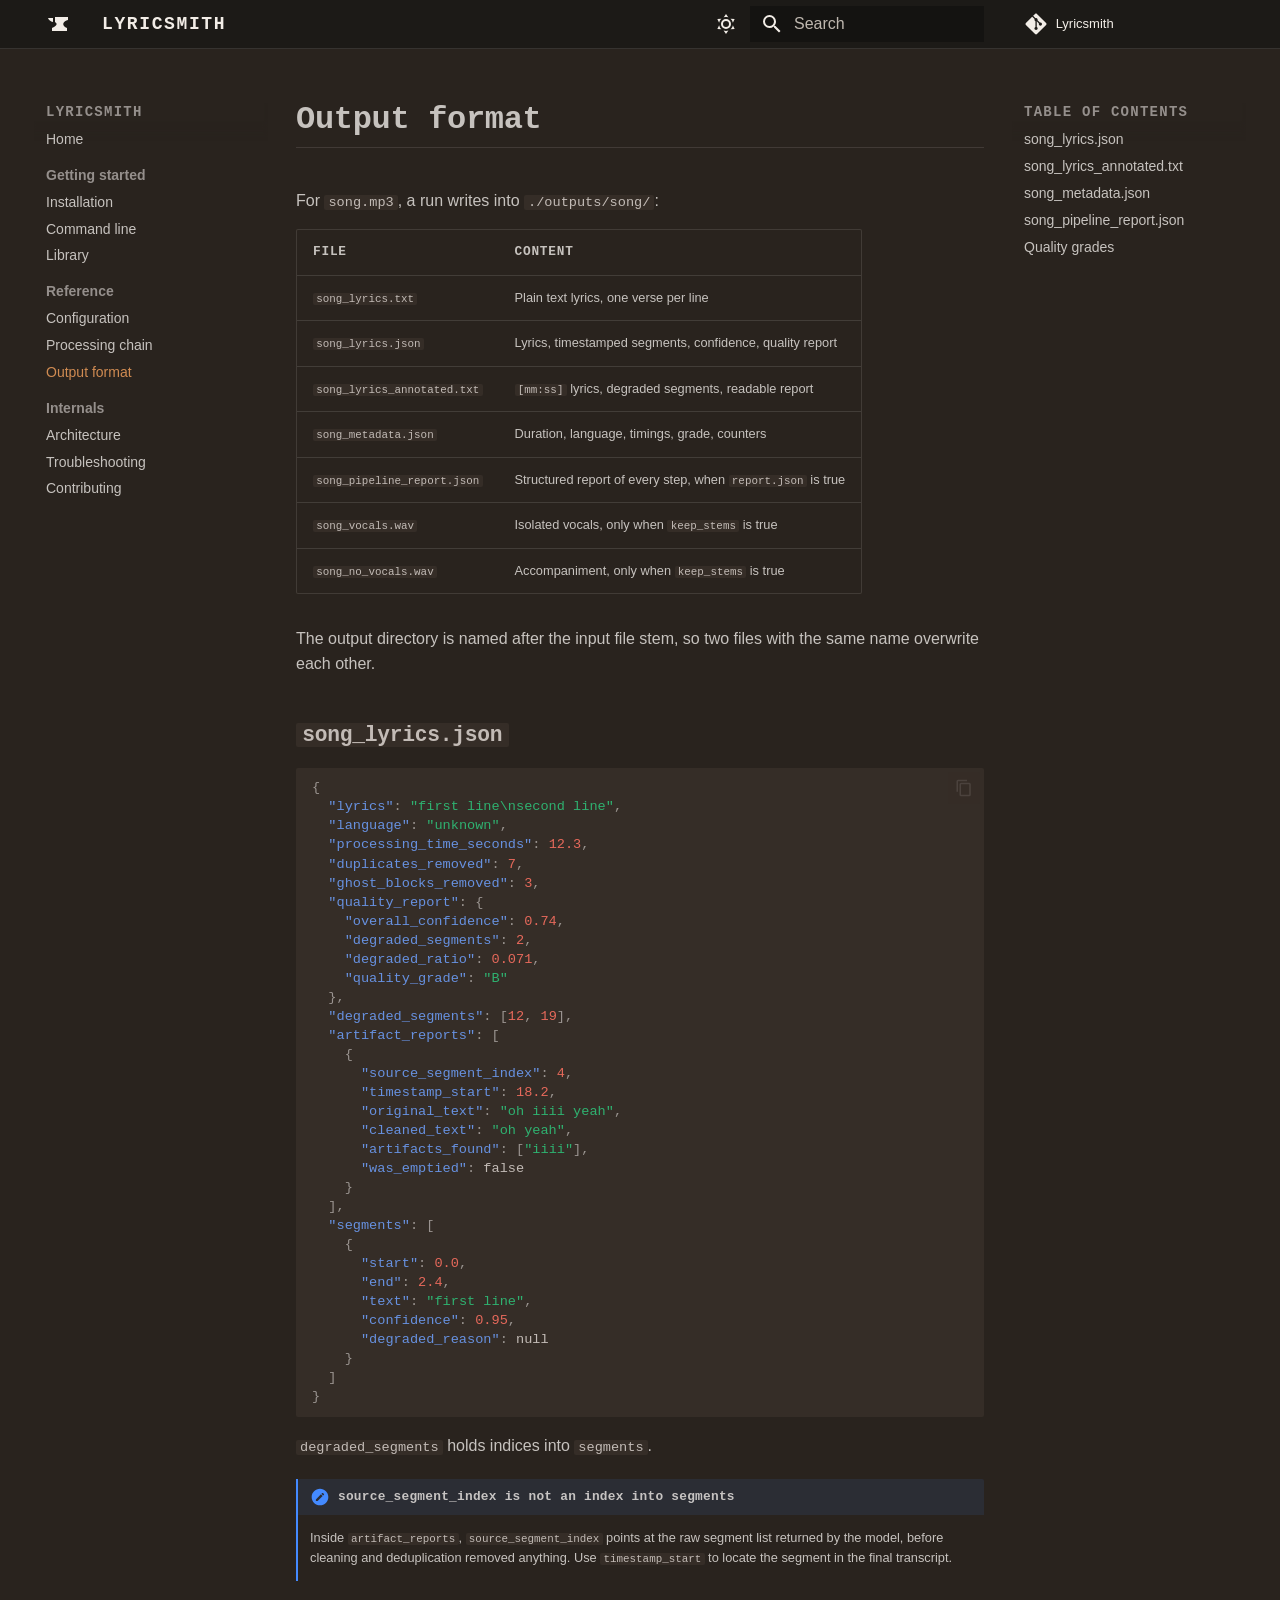
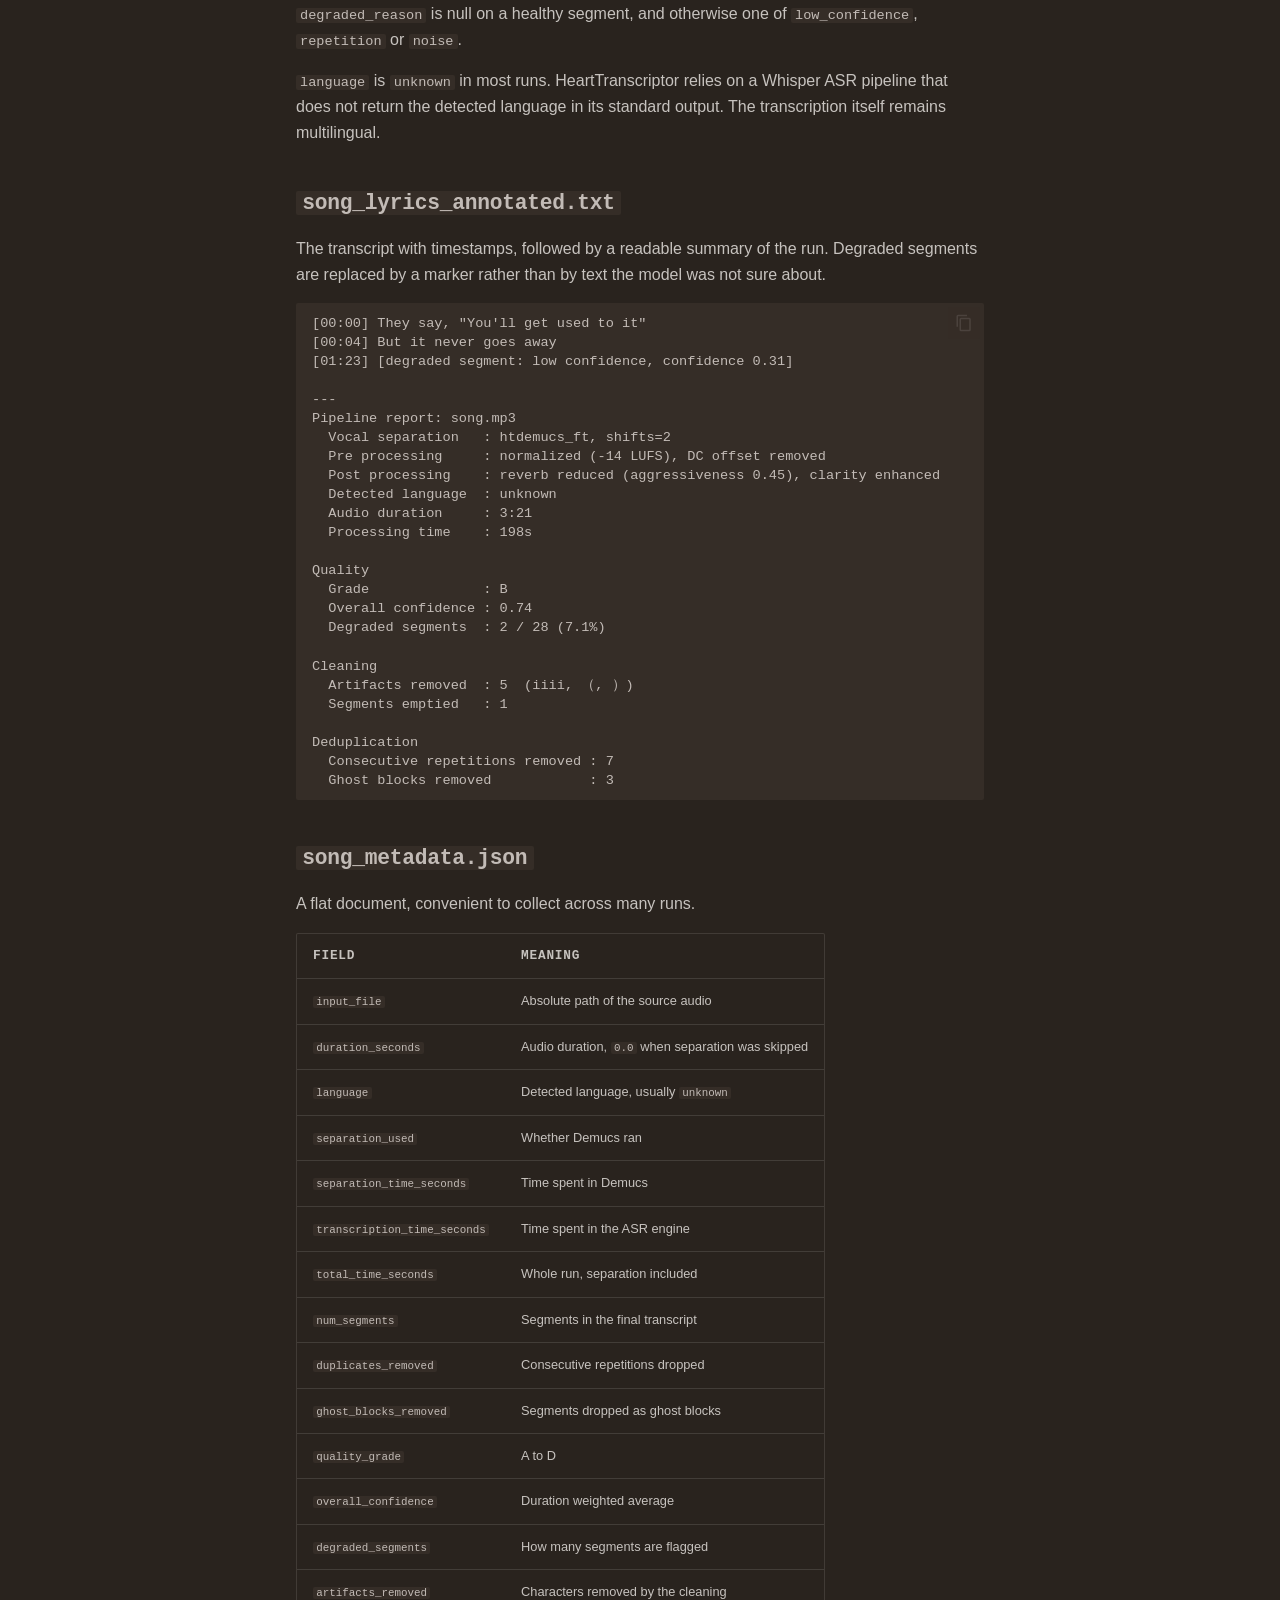
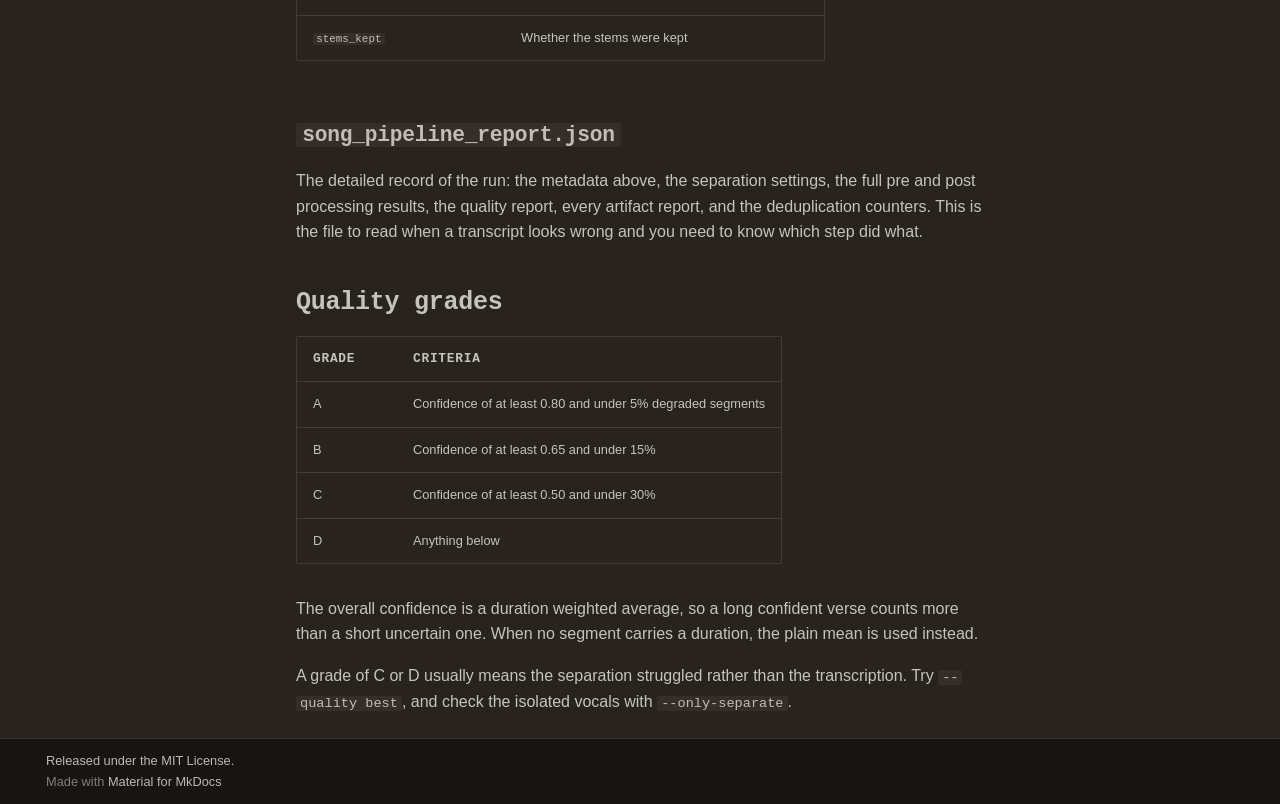
<file: output/index.html>
<!doctype html>
<html lang="en" class="no-js">
  <head>
    
      <meta charset="utf-8">
      <meta name="viewport" content="width=device-width,initial-scale=1">
      
        <meta name="description" content="Turn a song into timestamped lyrics, with Demucs and HeartTranscriptor.">
      
      
      
        <link rel="canonical" href="https://Laidwin.github.io/Lyricsmith/output/">
      
      
        <link rel="prev" href="../processing-chain/">
      
      
        <link rel="next" href="../architecture/">
      
      
        
      
      
      <link rel="icon" href="../assets/images/favicon.png">
      <meta name="generator" content="mkdocs-1.6.1, mkdocs-material-9.7.7">
    
    
      
        <title>Output format - Lyricsmith</title>
      
    
    
      <link rel="stylesheet" href="../assets/stylesheets/main.ec1eaa64.min.css">
      
        
        <link rel="stylesheet" href="../assets/stylesheets/palette.ab4e12ef.min.css">
      
      


    
    
      
    
    
      
    
    
      <link rel="stylesheet" href="../stylesheets/forge.css">
    
    <script>__md_scope=new URL("..",location),__md_hash=e=>[...e].reduce(((e,_)=>(e<<5)-e+_.charCodeAt(0)),0),__md_get=(e,_=localStorage,t=__md_scope)=>JSON.parse(_.getItem(t.pathname+"."+e)),__md_set=(e,_,t=localStorage,a=__md_scope)=>{try{t.setItem(a.pathname+"."+e,JSON.stringify(_))}catch(e){}}</script>
    
      

    
    
  </head>
  
  
    
    
      
    
    
    
    
    <body dir="ltr" data-md-color-scheme="slate" data-md-color-primary="custom" data-md-color-accent="custom">
  
    
    <input class="md-toggle" data-md-toggle="drawer" type="checkbox" id="__drawer" autocomplete="off">
    <input class="md-toggle" data-md-toggle="search" type="checkbox" id="__search" autocomplete="off">
    <label class="md-overlay" for="__drawer"></label>
    <div data-md-component="skip">
      
        
        <a href="#output-format" class="md-skip">
          Skip to content
        </a>
      
    </div>
    <div data-md-component="announce">
      
    </div>
    
    
      

  

<header class="md-header md-header--shadow" data-md-component="header">
  <nav class="md-header__inner md-grid" aria-label="Header">
    <a href=".." title="Lyricsmith" class="md-header__button md-logo" aria-label="Lyricsmith" data-md-component="logo">
      
  
  <svg xmlns="http://www.w3.org/2000/svg" viewBox="0 0 24 24"><path d="M9 5v5c4.03 2.47-.56 4.97-3 6v3h15v-3c-6.41-2.73-3.53-7 1-8V5zM2 6c.81 2.13 2.42 3.5 5 4V6z"/></svg>

    </a>
    <label class="md-header__button md-icon" for="__drawer">
      
      <svg xmlns="http://www.w3.org/2000/svg" viewBox="0 0 24 24"><path d="M3 6h18v2H3zm0 5h18v2H3zm0 5h18v2H3z"/></svg>
    </label>
    <div class="md-header__title" data-md-component="header-title">
      <div class="md-header__ellipsis">
        <div class="md-header__topic">
          <span class="md-ellipsis">
            Lyricsmith
          </span>
        </div>
        <div class="md-header__topic" data-md-component="header-topic">
          <span class="md-ellipsis">
            
              Output format
            
          </span>
        </div>
      </div>
    </div>
    
      
        <form class="md-header__option" data-md-component="palette">
  
    
    
    
    <input class="md-option" data-md-color-media="" data-md-color-scheme="slate" data-md-color-primary="custom" data-md-color-accent="custom"  aria-label="Switch to light mode"  type="radio" name="__palette" id="__palette_0">
    
      <label class="md-header__button md-icon" title="Switch to light mode" for="__palette_1" hidden>
        <svg xmlns="http://www.w3.org/2000/svg" viewBox="0 0 24 24"><path d="M12 7a5 5 0 0 1 5 5 5 5 0 0 1-5 5 5 5 0 0 1-5-5 5 5 0 0 1 5-5m0 2a3 3 0 0 0-3 3 3 3 0 0 0 3 3 3 3 0 0 0 3-3 3 3 0 0 0-3-3m0-7 2.39 3.42C13.65 5.15 12.84 5 12 5s-1.65.15-2.39.42zM3.34 7l4.16-.35A7.2 7.2 0 0 0 5.94 8.5c-.44.74-.69 1.5-.83 2.29zm.02 10 1.76-3.77a7.131 7.131 0 0 0 2.38 4.14zM20.65 7l-1.77 3.79a7.02 7.02 0 0 0-2.38-4.15zm-.01 10-4.14.36c.59-.51 1.12-1.14 1.54-1.86.42-.73.69-1.5.83-2.29zM12 22l-2.41-3.44c.74.27 1.55.44 2.41.44.82 0 1.63-.17 2.37-.44z"/></svg>
      </label>
    
  
    
    
    
    <input class="md-option" data-md-color-media="" data-md-color-scheme="default" data-md-color-primary="custom" data-md-color-accent="custom"  aria-label="Switch to dark mode"  type="radio" name="__palette" id="__palette_1">
    
      <label class="md-header__button md-icon" title="Switch to dark mode" for="__palette_0" hidden>
        <svg xmlns="http://www.w3.org/2000/svg" viewBox="0 0 24 24"><path d="m17.75 4.09-2.53 1.94.91 3.06-2.63-1.81-2.63 1.81.91-3.06-2.53-1.94L12.44 4l1.06-3 1.06 3zm3.5 6.91-1.64 1.25.59 1.98-1.7-1.17-1.7 1.17.59-1.98L15.75 11l2.06-.05L18.5 9l.69 1.95zm-2.28 4.95c.83-.08 1.72 1.1 1.19 1.85-.32.45-.66.87-1.08 1.27C15.17 23 8.84 23 4.94 19.07c-3.91-3.9-3.91-10.24 0-14.14.4-.4.82-.76 1.27-1.08.75-.53 1.93.36 1.85 1.19-.27 2.86.69 5.83 2.89 8.02a9.96 9.96 0 0 0 8.02 2.89m-1.64 2.02a12.08 12.08 0 0 1-7.8-3.47c-2.17-2.19-3.33-5-3.49-7.82-2.81 3.14-2.7 7.96.31 10.98 3.02 3.01 7.84 3.12 10.98.31"/></svg>
      </label>
    
  
</form>
      
    
    
      <script>var palette=__md_get("__palette");if(palette&&palette.color){if("(prefers-color-scheme)"===palette.color.media){var media=matchMedia("(prefers-color-scheme: light)"),input=document.querySelector(media.matches?"[data-md-color-media='(prefers-color-scheme: light)']":"[data-md-color-media='(prefers-color-scheme: dark)']");palette.color.media=input.getAttribute("data-md-color-media"),palette.color.scheme=input.getAttribute("data-md-color-scheme"),palette.color.primary=input.getAttribute("data-md-color-primary"),palette.color.accent=input.getAttribute("data-md-color-accent")}for(var[key,value]of Object.entries(palette.color))document.body.setAttribute("data-md-color-"+key,value)}</script>
    
    
    
      
      
        <label class="md-header__button md-icon" for="__search">
          
          <svg xmlns="http://www.w3.org/2000/svg" viewBox="0 0 24 24"><path d="M9.5 3A6.5 6.5 0 0 1 16 9.5c0 1.61-.59 3.09-1.56 4.23l.27.27h.79l5 5-1.5 1.5-5-5v-.79l-.27-.27A6.52 6.52 0 0 1 9.5 16 6.5 6.5 0 0 1 3 9.5 6.5 6.5 0 0 1 9.5 3m0 2C7 5 5 7 5 9.5S7 14 9.5 14 14 12 14 9.5 12 5 9.5 5"/></svg>
        </label>
        <div class="md-search" data-md-component="search" role="dialog">
  <label class="md-search__overlay" for="__search"></label>
  <div class="md-search__inner" role="search">
    <form class="md-search__form" name="search">
      <input type="text" class="md-search__input" name="query" aria-label="Search" placeholder="Search" autocapitalize="off" autocorrect="off" autocomplete="off" spellcheck="false" data-md-component="search-query" required>
      <label class="md-search__icon md-icon" for="__search">
        
        <svg xmlns="http://www.w3.org/2000/svg" viewBox="0 0 24 24"><path d="M9.5 3A6.5 6.5 0 0 1 16 9.5c0 1.61-.59 3.09-1.56 4.23l.27.27h.79l5 5-1.5 1.5-5-5v-.79l-.27-.27A6.52 6.52 0 0 1 9.5 16 6.5 6.5 0 0 1 3 9.5 6.5 6.5 0 0 1 9.5 3m0 2C7 5 5 7 5 9.5S7 14 9.5 14 14 12 14 9.5 12 5 9.5 5"/></svg>
        
        <svg xmlns="http://www.w3.org/2000/svg" viewBox="0 0 24 24"><path d="M20 11v2H8l5.5 5.5-1.42 1.42L4.16 12l7.92-7.92L13.5 5.5 8 11z"/></svg>
      </label>
      <nav class="md-search__options" aria-label="Search">
        
        <button type="reset" class="md-search__icon md-icon" title="Clear" aria-label="Clear" tabindex="-1">
          
          <svg xmlns="http://www.w3.org/2000/svg" viewBox="0 0 24 24"><path d="M19 6.41 17.59 5 12 10.59 6.41 5 5 6.41 10.59 12 5 17.59 6.41 19 12 13.41 17.59 19 19 17.59 13.41 12z"/></svg>
        </button>
      </nav>
      
        <div class="md-search__suggest" data-md-component="search-suggest"></div>
      
    </form>
    <div class="md-search__output">
      <div class="md-search__scrollwrap" tabindex="0" data-md-scrollfix>
        <div class="md-search-result" data-md-component="search-result">
          <div class="md-search-result__meta">
            Initializing search
          </div>
          <ol class="md-search-result__list" role="presentation"></ol>
        </div>
      </div>
    </div>
  </div>
</div>
      
    
    
      <div class="md-header__source">
        <a href="https://github.com/Laidwin/Lyricsmith" title="Go to repository" class="md-source" data-md-component="source">
  <div class="md-source__icon md-icon">
    
    <svg xmlns="http://www.w3.org/2000/svg" viewBox="0 0 448 512"><!--! Font Awesome Free 7.1.0 by @fontawesome - https://fontawesome.com License - https://fontawesome.com/license/free (Icons: CC BY 4.0, Fonts: SIL OFL 1.1, Code: MIT License) Copyright 2025 Fonticons, Inc.--><path d="M439.6 236.1 244 40.5c-5.4-5.5-12.8-8.5-20.4-8.5s-15 3-20.4 8.4L162.5 81l51.5 51.5c27.1-9.1 52.7 16.8 43.4 43.7l49.7 49.7c34.2-11.8 61.2 31 35.5 56.7-26.5 26.5-70.2-2.9-56-37.3L240.3 199v121.9c25.3 12.5 22.3 41.8 9.1 55-6.4 6.4-15.2 10.1-24.3 10.1s-17.8-3.6-24.3-10.1c-17.6-17.6-11.1-46.9 11.2-56v-123c-20.8-8.5-24.6-30.7-18.6-45L142.6 101 8.5 235.1C3 240.6 0 247.9 0 255.5s3 15 8.5 20.4l195.6 195.7c5.4 5.4 12.7 8.4 20.4 8.4s15-3 20.4-8.4l194.7-194.7c5.4-5.4 8.4-12.8 8.4-20.4s-3-15-8.4-20.4"/></svg>
  </div>
  <div class="md-source__repository">
    Lyricsmith
  </div>
</a>
      </div>
    
  </nav>
  
</header>
    
    <div class="md-container" data-md-component="container">
      
      
        
          
        
      
      <main class="md-main" data-md-component="main">
        <div class="md-main__inner md-grid">
          
            
              
              <div class="md-sidebar md-sidebar--primary" data-md-component="sidebar" data-md-type="navigation" >
                <div class="md-sidebar__scrollwrap">
                  <div class="md-sidebar__inner">
                    



<nav class="md-nav md-nav--primary" aria-label="Navigation" data-md-level="0">
  <label class="md-nav__title" for="__drawer">
    <a href=".." title="Lyricsmith" class="md-nav__button md-logo" aria-label="Lyricsmith" data-md-component="logo">
      
  
  <svg xmlns="http://www.w3.org/2000/svg" viewBox="0 0 24 24"><path d="M9 5v5c4.03 2.47-.56 4.97-3 6v3h15v-3c-6.41-2.73-3.53-7 1-8V5zM2 6c.81 2.13 2.42 3.5 5 4V6z"/></svg>

    </a>
    Lyricsmith
  </label>
  
    <div class="md-nav__source">
      <a href="https://github.com/Laidwin/Lyricsmith" title="Go to repository" class="md-source" data-md-component="source">
  <div class="md-source__icon md-icon">
    
    <svg xmlns="http://www.w3.org/2000/svg" viewBox="0 0 448 512"><!--! Font Awesome Free 7.1.0 by @fontawesome - https://fontawesome.com License - https://fontawesome.com/license/free (Icons: CC BY 4.0, Fonts: SIL OFL 1.1, Code: MIT License) Copyright 2025 Fonticons, Inc.--><path d="M439.6 236.1 244 40.5c-5.4-5.5-12.8-8.5-20.4-8.5s-15 3-20.4 8.4L162.5 81l51.5 51.5c27.1-9.1 52.7 16.8 43.4 43.7l49.7 49.7c34.2-11.8 61.2 31 35.5 56.7-26.5 26.5-70.2-2.9-56-37.3L240.3 199v121.9c25.3 12.5 22.3 41.8 9.1 55-6.4 6.4-15.2 10.1-24.3 10.1s-17.8-3.6-24.3-10.1c-17.6-17.6-11.1-46.9 11.2-56v-123c-20.8-8.5-24.6-30.7-18.6-45L142.6 101 8.5 235.1C3 240.6 0 247.9 0 255.5s3 15 8.5 20.4l195.6 195.7c5.4 5.4 12.7 8.4 20.4 8.4s15-3 20.4-8.4l194.7-194.7c5.4-5.4 8.4-12.8 8.4-20.4s-3-15-8.4-20.4"/></svg>
  </div>
  <div class="md-source__repository">
    Lyricsmith
  </div>
</a>
    </div>
  
  <ul class="md-nav__list" data-md-scrollfix>
    
      
      
  
  
  
  
    <li class="md-nav__item">
      <a href=".." class="md-nav__link">
        
  
  
  <span class="md-ellipsis">
    
  
    Home
  

    
  </span>
  
  

      </a>
    </li>
  

    
      
      
  
  
  
  
    
    
    
    
      
        
        
      
    
    
    <li class="md-nav__item md-nav__item--section md-nav__item--nested">
      
        
        
        <input class="md-nav__toggle md-toggle " type="checkbox" id="__nav_2" >
        
          
          <label class="md-nav__link" for="__nav_2" id="__nav_2_label" tabindex="">
            
  
  
  <span class="md-ellipsis">
    
  
    Getting started
  

    
  </span>
  
  

            <span class="md-nav__icon md-icon"></span>
          </label>
        
        <nav class="md-nav" data-md-level="1" aria-labelledby="__nav_2_label" aria-expanded="false">
          <label class="md-nav__title" for="__nav_2">
            <span class="md-nav__icon md-icon"></span>
            
  
    Getting started
  

          </label>
          <ul class="md-nav__list" data-md-scrollfix>
            
              
                
  
  
  
  
    <li class="md-nav__item">
      <a href="../installation/" class="md-nav__link">
        
  
  
  <span class="md-ellipsis">
    
  
    Installation
  

    
  </span>
  
  

      </a>
    </li>
  

              
            
              
                
  
  
  
  
    <li class="md-nav__item">
      <a href="../cli/" class="md-nav__link">
        
  
  
  <span class="md-ellipsis">
    
  
    Command line
  

    
  </span>
  
  

      </a>
    </li>
  

              
            
              
                
  
  
  
  
    <li class="md-nav__item">
      <a href="../library/" class="md-nav__link">
        
  
  
  <span class="md-ellipsis">
    
  
    Library
  

    
  </span>
  
  

      </a>
    </li>
  

              
            
          </ul>
        </nav>
      
    </li>
  

    
      
      
  
  
    
  
  
  
    
    
    
    
      
        
        
      
    
    
    <li class="md-nav__item md-nav__item--active md-nav__item--section md-nav__item--nested">
      
        
        
        <input class="md-nav__toggle md-toggle " type="checkbox" id="__nav_3" checked>
        
          
          <label class="md-nav__link" for="__nav_3" id="__nav_3_label" tabindex="">
            
  
  
  <span class="md-ellipsis">
    
  
    Reference
  

    
  </span>
  
  

            <span class="md-nav__icon md-icon"></span>
          </label>
        
        <nav class="md-nav" data-md-level="1" aria-labelledby="__nav_3_label" aria-expanded="true">
          <label class="md-nav__title" for="__nav_3">
            <span class="md-nav__icon md-icon"></span>
            
  
    Reference
  

          </label>
          <ul class="md-nav__list" data-md-scrollfix>
            
              
                
  
  
  
  
    <li class="md-nav__item">
      <a href="../configuration/" class="md-nav__link">
        
  
  
  <span class="md-ellipsis">
    
  
    Configuration
  

    
  </span>
  
  

      </a>
    </li>
  

              
            
              
                
  
  
  
  
    <li class="md-nav__item">
      <a href="../processing-chain/" class="md-nav__link">
        
  
  
  <span class="md-ellipsis">
    
  
    Processing chain
  

    
  </span>
  
  

      </a>
    </li>
  

              
            
              
                
  
  
    
  
  
  
    <li class="md-nav__item md-nav__item--active">
      
      <input class="md-nav__toggle md-toggle" type="checkbox" id="__toc">
      
      
        
      
      
        <label class="md-nav__link md-nav__link--active" for="__toc">
          
  
  
  <span class="md-ellipsis">
    
  
    Output format
  

    
  </span>
  
  

          <span class="md-nav__icon md-icon"></span>
        </label>
      
      <a href="./" class="md-nav__link md-nav__link--active">
        
  
  
  <span class="md-ellipsis">
    
  
    Output format
  

    
  </span>
  
  

      </a>
      
        

<nav class="md-nav md-nav--secondary" aria-label="Table of contents">
  
  
  
    
  
  
    <label class="md-nav__title" for="__toc">
      <span class="md-nav__icon md-icon"></span>
      Table of contents
    </label>
    <ul class="md-nav__list" data-md-component="toc" data-md-scrollfix>
      
        <li class="md-nav__item">
  <a href="#song_lyricsjson" class="md-nav__link">
    <span class="md-ellipsis">
      
        song_lyrics.json
      
    </span>
  </a>
  
</li>
      
        <li class="md-nav__item">
  <a href="#song_lyrics_annotatedtxt" class="md-nav__link">
    <span class="md-ellipsis">
      
        song_lyrics_annotated.txt
      
    </span>
  </a>
  
</li>
      
        <li class="md-nav__item">
  <a href="#song_metadatajson" class="md-nav__link">
    <span class="md-ellipsis">
      
        song_metadata.json
      
    </span>
  </a>
  
</li>
      
        <li class="md-nav__item">
  <a href="#song_pipeline_reportjson" class="md-nav__link">
    <span class="md-ellipsis">
      
        song_pipeline_report.json
      
    </span>
  </a>
  
</li>
      
        <li class="md-nav__item">
  <a href="#quality-grades" class="md-nav__link">
    <span class="md-ellipsis">
      
        Quality grades
      
    </span>
  </a>
  
</li>
      
    </ul>
  
</nav>
      
    </li>
  

              
            
          </ul>
        </nav>
      
    </li>
  

    
      
      
  
  
  
  
    
    
    
    
      
        
        
      
    
    
    <li class="md-nav__item md-nav__item--section md-nav__item--nested">
      
        
        
        <input class="md-nav__toggle md-toggle " type="checkbox" id="__nav_4" >
        
          
          <label class="md-nav__link" for="__nav_4" id="__nav_4_label" tabindex="">
            
  
  
  <span class="md-ellipsis">
    
  
    Internals
  

    
  </span>
  
  

            <span class="md-nav__icon md-icon"></span>
          </label>
        
        <nav class="md-nav" data-md-level="1" aria-labelledby="__nav_4_label" aria-expanded="false">
          <label class="md-nav__title" for="__nav_4">
            <span class="md-nav__icon md-icon"></span>
            
  
    Internals
  

          </label>
          <ul class="md-nav__list" data-md-scrollfix>
            
              
                
  
  
  
  
    <li class="md-nav__item">
      <a href="../architecture/" class="md-nav__link">
        
  
  
  <span class="md-ellipsis">
    
  
    Architecture
  

    
  </span>
  
  

      </a>
    </li>
  

              
            
              
                
  
  
  
  
    <li class="md-nav__item">
      <a href="../troubleshooting/" class="md-nav__link">
        
  
  
  <span class="md-ellipsis">
    
  
    Troubleshooting
  

    
  </span>
  
  

      </a>
    </li>
  

              
            
              
                
  
  
  
  
    <li class="md-nav__item">
      <a href="../contributing/" class="md-nav__link">
        
  
  
  <span class="md-ellipsis">
    
  
    Contributing
  

    
  </span>
  
  

      </a>
    </li>
  

              
            
          </ul>
        </nav>
      
    </li>
  

    
  </ul>
</nav>
                  </div>
                </div>
              </div>
            
            
              
              <div class="md-sidebar md-sidebar--secondary" data-md-component="sidebar" data-md-type="toc" >
                <div class="md-sidebar__scrollwrap">
                  <div class="md-sidebar__inner">
                    

<nav class="md-nav md-nav--secondary" aria-label="Table of contents">
  
  
  
    
  
  
    <label class="md-nav__title" for="__toc">
      <span class="md-nav__icon md-icon"></span>
      Table of contents
    </label>
    <ul class="md-nav__list" data-md-component="toc" data-md-scrollfix>
      
        <li class="md-nav__item">
  <a href="#song_lyricsjson" class="md-nav__link">
    <span class="md-ellipsis">
      
        song_lyrics.json
      
    </span>
  </a>
  
</li>
      
        <li class="md-nav__item">
  <a href="#song_lyrics_annotatedtxt" class="md-nav__link">
    <span class="md-ellipsis">
      
        song_lyrics_annotated.txt
      
    </span>
  </a>
  
</li>
      
        <li class="md-nav__item">
  <a href="#song_metadatajson" class="md-nav__link">
    <span class="md-ellipsis">
      
        song_metadata.json
      
    </span>
  </a>
  
</li>
      
        <li class="md-nav__item">
  <a href="#song_pipeline_reportjson" class="md-nav__link">
    <span class="md-ellipsis">
      
        song_pipeline_report.json
      
    </span>
  </a>
  
</li>
      
        <li class="md-nav__item">
  <a href="#quality-grades" class="md-nav__link">
    <span class="md-ellipsis">
      
        Quality grades
      
    </span>
  </a>
  
</li>
      
    </ul>
  
</nav>
                  </div>
                </div>
              </div>
            
          
          
            <div class="md-content" data-md-component="content">
              
              <article class="md-content__inner md-typeset">
                
                  


  
  


<h1 id="output-format">Output format<a class="headerlink" href="#output-format" title="Permanent link">&para;</a></h1>
<p>For <code>song.mp3</code>, a run writes into <code>./outputs/song/</code>:</p>
<table>
<thead>
<tr>
<th>File</th>
<th>Content</th>
</tr>
</thead>
<tbody>
<tr>
<td><code>song_lyrics.txt</code></td>
<td>Plain text lyrics, one verse per line</td>
</tr>
<tr>
<td><code>song_lyrics.json</code></td>
<td>Lyrics, timestamped segments, confidence, quality report</td>
</tr>
<tr>
<td><code>song_lyrics_annotated.txt</code></td>
<td><code>[mm:ss]</code> lyrics, degraded segments, readable report</td>
</tr>
<tr>
<td><code>song_metadata.json</code></td>
<td>Duration, language, timings, grade, counters</td>
</tr>
<tr>
<td><code>song_pipeline_report.json</code></td>
<td>Structured report of every step, when <code>report.json</code> is true</td>
</tr>
<tr>
<td><code>song_vocals.wav</code></td>
<td>Isolated vocals, only when <code>keep_stems</code> is true</td>
</tr>
<tr>
<td><code>song_no_vocals.wav</code></td>
<td>Accompaniment, only when <code>keep_stems</code> is true</td>
</tr>
</tbody>
</table>
<p>The output directory is named after the input file stem, so two files with the
same name overwrite each other.</p>
<h2 id="song_lyricsjson"><code>song_lyrics.json</code><a class="headerlink" href="#song_lyricsjson" title="Permanent link">&para;</a></h2>
<div class="highlight"><pre><span></span><code><a id="__codelineno-0-1" name="__codelineno-0-1" href="#__codelineno-0-1"></a><span class="p">{</span>
<a id="__codelineno-0-2" name="__codelineno-0-2" href="#__codelineno-0-2"></a><span class="w">  </span><span class="nt">"lyrics"</span><span class="p">:</span><span class="w"> </span><span class="s2">"first line\nsecond line"</span><span class="p">,</span>
<a id="__codelineno-0-3" name="__codelineno-0-3" href="#__codelineno-0-3"></a><span class="w">  </span><span class="nt">"language"</span><span class="p">:</span><span class="w"> </span><span class="s2">"unknown"</span><span class="p">,</span>
<a id="__codelineno-0-4" name="__codelineno-0-4" href="#__codelineno-0-4"></a><span class="w">  </span><span class="nt">"processing_time_seconds"</span><span class="p">:</span><span class="w"> </span><span class="mf">12.3</span><span class="p">,</span>
<a id="__codelineno-0-5" name="__codelineno-0-5" href="#__codelineno-0-5"></a><span class="w">  </span><span class="nt">"duplicates_removed"</span><span class="p">:</span><span class="w"> </span><span class="mi">7</span><span class="p">,</span>
<a id="__codelineno-0-6" name="__codelineno-0-6" href="#__codelineno-0-6"></a><span class="w">  </span><span class="nt">"ghost_blocks_removed"</span><span class="p">:</span><span class="w"> </span><span class="mi">3</span><span class="p">,</span>
<a id="__codelineno-0-7" name="__codelineno-0-7" href="#__codelineno-0-7"></a><span class="w">  </span><span class="nt">"quality_report"</span><span class="p">:</span><span class="w"> </span><span class="p">{</span>
<a id="__codelineno-0-8" name="__codelineno-0-8" href="#__codelineno-0-8"></a><span class="w">    </span><span class="nt">"overall_confidence"</span><span class="p">:</span><span class="w"> </span><span class="mf">0.74</span><span class="p">,</span>
<a id="__codelineno-0-9" name="__codelineno-0-9" href="#__codelineno-0-9"></a><span class="w">    </span><span class="nt">"degraded_segments"</span><span class="p">:</span><span class="w"> </span><span class="mi">2</span><span class="p">,</span>
<a id="__codelineno-0-10" name="__codelineno-0-10" href="#__codelineno-0-10"></a><span class="w">    </span><span class="nt">"degraded_ratio"</span><span class="p">:</span><span class="w"> </span><span class="mf">0.071</span><span class="p">,</span>
<a id="__codelineno-0-11" name="__codelineno-0-11" href="#__codelineno-0-11"></a><span class="w">    </span><span class="nt">"quality_grade"</span><span class="p">:</span><span class="w"> </span><span class="s2">"B"</span>
<a id="__codelineno-0-12" name="__codelineno-0-12" href="#__codelineno-0-12"></a><span class="w">  </span><span class="p">},</span>
<a id="__codelineno-0-13" name="__codelineno-0-13" href="#__codelineno-0-13"></a><span class="w">  </span><span class="nt">"degraded_segments"</span><span class="p">:</span><span class="w"> </span><span class="p">[</span><span class="mi">12</span><span class="p">,</span><span class="w"> </span><span class="mi">19</span><span class="p">],</span>
<a id="__codelineno-0-14" name="__codelineno-0-14" href="#__codelineno-0-14"></a><span class="w">  </span><span class="nt">"artifact_reports"</span><span class="p">:</span><span class="w"> </span><span class="p">[</span>
<a id="__codelineno-0-15" name="__codelineno-0-15" href="#__codelineno-0-15"></a><span class="w">    </span><span class="p">{</span>
<a id="__codelineno-0-16" name="__codelineno-0-16" href="#__codelineno-0-16"></a><span class="w">      </span><span class="nt">"source_segment_index"</span><span class="p">:</span><span class="w"> </span><span class="mi">4</span><span class="p">,</span>
<a id="__codelineno-0-17" name="__codelineno-0-17" href="#__codelineno-0-17"></a><span class="w">      </span><span class="nt">"timestamp_start"</span><span class="p">:</span><span class="w"> </span><span class="mf">18.2</span><span class="p">,</span>
<a id="__codelineno-0-18" name="__codelineno-0-18" href="#__codelineno-0-18"></a><span class="w">      </span><span class="nt">"original_text"</span><span class="p">:</span><span class="w"> </span><span class="s2">"oh iiii yeah"</span><span class="p">,</span>
<a id="__codelineno-0-19" name="__codelineno-0-19" href="#__codelineno-0-19"></a><span class="w">      </span><span class="nt">"cleaned_text"</span><span class="p">:</span><span class="w"> </span><span class="s2">"oh yeah"</span><span class="p">,</span>
<a id="__codelineno-0-20" name="__codelineno-0-20" href="#__codelineno-0-20"></a><span class="w">      </span><span class="nt">"artifacts_found"</span><span class="p">:</span><span class="w"> </span><span class="p">[</span><span class="s2">"iiii"</span><span class="p">],</span>
<a id="__codelineno-0-21" name="__codelineno-0-21" href="#__codelineno-0-21"></a><span class="w">      </span><span class="nt">"was_emptied"</span><span class="p">:</span><span class="w"> </span><span class="kc">false</span>
<a id="__codelineno-0-22" name="__codelineno-0-22" href="#__codelineno-0-22"></a><span class="w">    </span><span class="p">}</span>
<a id="__codelineno-0-23" name="__codelineno-0-23" href="#__codelineno-0-23"></a><span class="w">  </span><span class="p">],</span>
<a id="__codelineno-0-24" name="__codelineno-0-24" href="#__codelineno-0-24"></a><span class="w">  </span><span class="nt">"segments"</span><span class="p">:</span><span class="w"> </span><span class="p">[</span>
<a id="__codelineno-0-25" name="__codelineno-0-25" href="#__codelineno-0-25"></a><span class="w">    </span><span class="p">{</span>
<a id="__codelineno-0-26" name="__codelineno-0-26" href="#__codelineno-0-26"></a><span class="w">      </span><span class="nt">"start"</span><span class="p">:</span><span class="w"> </span><span class="mf">0.0</span><span class="p">,</span>
<a id="__codelineno-0-27" name="__codelineno-0-27" href="#__codelineno-0-27"></a><span class="w">      </span><span class="nt">"end"</span><span class="p">:</span><span class="w"> </span><span class="mf">2.4</span><span class="p">,</span>
<a id="__codelineno-0-28" name="__codelineno-0-28" href="#__codelineno-0-28"></a><span class="w">      </span><span class="nt">"text"</span><span class="p">:</span><span class="w"> </span><span class="s2">"first line"</span><span class="p">,</span>
<a id="__codelineno-0-29" name="__codelineno-0-29" href="#__codelineno-0-29"></a><span class="w">      </span><span class="nt">"confidence"</span><span class="p">:</span><span class="w"> </span><span class="mf">0.95</span><span class="p">,</span>
<a id="__codelineno-0-30" name="__codelineno-0-30" href="#__codelineno-0-30"></a><span class="w">      </span><span class="nt">"degraded_reason"</span><span class="p">:</span><span class="w"> </span><span class="kc">null</span>
<a id="__codelineno-0-31" name="__codelineno-0-31" href="#__codelineno-0-31"></a><span class="w">    </span><span class="p">}</span>
<a id="__codelineno-0-32" name="__codelineno-0-32" href="#__codelineno-0-32"></a><span class="w">  </span><span class="p">]</span>
<a id="__codelineno-0-33" name="__codelineno-0-33" href="#__codelineno-0-33"></a><span class="p">}</span>
</code></pre></div>
<p><code>degraded_segments</code> holds indices into <code>segments</code>.</p>
<div class="admonition note">
<p class="admonition-title">source_segment_index is not an index into segments</p>
<p>Inside <code>artifact_reports</code>, <code>source_segment_index</code> points at the raw segment
list returned by the model, before cleaning and deduplication removed
anything. Use <code>timestamp_start</code> to locate the segment in the final
transcript.</p>
</div>
<p><code>degraded_reason</code> is null on a healthy segment, and otherwise one of
<code>low_confidence</code>, <code>repetition</code> or <code>noise</code>.</p>
<p><code>language</code> is <code>unknown</code> in most runs. HeartTranscriptor relies on a Whisper ASR
pipeline that does not return the detected language in its standard output. The
transcription itself remains multilingual.</p>
<h2 id="song_lyrics_annotatedtxt"><code>song_lyrics_annotated.txt</code><a class="headerlink" href="#song_lyrics_annotatedtxt" title="Permanent link">&para;</a></h2>
<p>The transcript with timestamps, followed by a readable summary of the run.
Degraded segments are replaced by a marker rather than by text the model was
not sure about.</p>
<div class="highlight"><pre><span></span><code><a id="__codelineno-1-1" name="__codelineno-1-1" href="#__codelineno-1-1"></a>[00:00] They say, "You'll get used to it"
<a id="__codelineno-1-2" name="__codelineno-1-2" href="#__codelineno-1-2"></a>[00:04] But it never goes away
<a id="__codelineno-1-3" name="__codelineno-1-3" href="#__codelineno-1-3"></a>[01:23] [degraded segment: low confidence, confidence 0.31]
<a id="__codelineno-1-4" name="__codelineno-1-4" href="#__codelineno-1-4"></a>
<a id="__codelineno-1-5" name="__codelineno-1-5" href="#__codelineno-1-5"></a>---
<a id="__codelineno-1-6" name="__codelineno-1-6" href="#__codelineno-1-6"></a>Pipeline report: song.mp3
<a id="__codelineno-1-7" name="__codelineno-1-7" href="#__codelineno-1-7"></a>  Vocal separation   : htdemucs_ft, shifts=2
<a id="__codelineno-1-8" name="__codelineno-1-8" href="#__codelineno-1-8"></a>  Pre processing     : normalized (-14 LUFS), DC offset removed
<a id="__codelineno-1-9" name="__codelineno-1-9" href="#__codelineno-1-9"></a>  Post processing    : reverb reduced (aggressiveness 0.45), clarity enhanced
<a id="__codelineno-1-10" name="__codelineno-1-10" href="#__codelineno-1-10"></a>  Detected language  : unknown
<a id="__codelineno-1-11" name="__codelineno-1-11" href="#__codelineno-1-11"></a>  Audio duration     : 3:21
<a id="__codelineno-1-12" name="__codelineno-1-12" href="#__codelineno-1-12"></a>  Processing time    : 198s
<a id="__codelineno-1-13" name="__codelineno-1-13" href="#__codelineno-1-13"></a>
<a id="__codelineno-1-14" name="__codelineno-1-14" href="#__codelineno-1-14"></a>Quality
<a id="__codelineno-1-15" name="__codelineno-1-15" href="#__codelineno-1-15"></a>  Grade              : B
<a id="__codelineno-1-16" name="__codelineno-1-16" href="#__codelineno-1-16"></a>  Overall confidence : 0.74
<a id="__codelineno-1-17" name="__codelineno-1-17" href="#__codelineno-1-17"></a>  Degraded segments  : 2 / 28 (7.1%)
<a id="__codelineno-1-18" name="__codelineno-1-18" href="#__codelineno-1-18"></a>
<a id="__codelineno-1-19" name="__codelineno-1-19" href="#__codelineno-1-19"></a>Cleaning
<a id="__codelineno-1-20" name="__codelineno-1-20" href="#__codelineno-1-20"></a>  Artifacts removed  : 5  (iiii, （, ）)
<a id="__codelineno-1-21" name="__codelineno-1-21" href="#__codelineno-1-21"></a>  Segments emptied   : 1
<a id="__codelineno-1-22" name="__codelineno-1-22" href="#__codelineno-1-22"></a>
<a id="__codelineno-1-23" name="__codelineno-1-23" href="#__codelineno-1-23"></a>Deduplication
<a id="__codelineno-1-24" name="__codelineno-1-24" href="#__codelineno-1-24"></a>  Consecutive repetitions removed : 7
<a id="__codelineno-1-25" name="__codelineno-1-25" href="#__codelineno-1-25"></a>  Ghost blocks removed            : 3
</code></pre></div>
<h2 id="song_metadatajson"><code>song_metadata.json</code><a class="headerlink" href="#song_metadatajson" title="Permanent link">&para;</a></h2>
<p>A flat document, convenient to collect across many runs.</p>
<table>
<thead>
<tr>
<th>Field</th>
<th>Meaning</th>
</tr>
</thead>
<tbody>
<tr>
<td><code>input_file</code></td>
<td>Absolute path of the source audio</td>
</tr>
<tr>
<td><code>duration_seconds</code></td>
<td>Audio duration, <code>0.0</code> when separation was skipped</td>
</tr>
<tr>
<td><code>language</code></td>
<td>Detected language, usually <code>unknown</code></td>
</tr>
<tr>
<td><code>separation_used</code></td>
<td>Whether Demucs ran</td>
</tr>
<tr>
<td><code>separation_time_seconds</code></td>
<td>Time spent in Demucs</td>
</tr>
<tr>
<td><code>transcription_time_seconds</code></td>
<td>Time spent in the ASR engine</td>
</tr>
<tr>
<td><code>total_time_seconds</code></td>
<td>Whole run, separation included</td>
</tr>
<tr>
<td><code>num_segments</code></td>
<td>Segments in the final transcript</td>
</tr>
<tr>
<td><code>duplicates_removed</code></td>
<td>Consecutive repetitions dropped</td>
</tr>
<tr>
<td><code>ghost_blocks_removed</code></td>
<td>Segments dropped as ghost blocks</td>
</tr>
<tr>
<td><code>quality_grade</code></td>
<td>A to D</td>
</tr>
<tr>
<td><code>overall_confidence</code></td>
<td>Duration weighted average</td>
</tr>
<tr>
<td><code>degraded_segments</code></td>
<td>How many segments are flagged</td>
</tr>
<tr>
<td><code>artifacts_removed</code></td>
<td>Characters removed by the cleaning</td>
</tr>
<tr>
<td><code>stems_kept</code></td>
<td>Whether the stems were kept</td>
</tr>
</tbody>
</table>
<h2 id="song_pipeline_reportjson"><code>song_pipeline_report.json</code><a class="headerlink" href="#song_pipeline_reportjson" title="Permanent link">&para;</a></h2>
<p>The detailed record of the run: the metadata above, the separation settings, the
full pre and post processing results, the quality report, every artifact report,
and the deduplication counters. This is the file to read when a transcript looks
wrong and you need to know which step did what.</p>
<h2 id="quality-grades">Quality grades<a class="headerlink" href="#quality-grades" title="Permanent link">&para;</a></h2>
<table>
<thead>
<tr>
<th>Grade</th>
<th>Criteria</th>
</tr>
</thead>
<tbody>
<tr>
<td>A</td>
<td>Confidence of at least 0.80 and under 5% degraded segments</td>
</tr>
<tr>
<td>B</td>
<td>Confidence of at least 0.65 and under 15%</td>
</tr>
<tr>
<td>C</td>
<td>Confidence of at least 0.50 and under 30%</td>
</tr>
<tr>
<td>D</td>
<td>Anything below</td>
</tr>
</tbody>
</table>
<p>The overall confidence is a duration weighted average, so a long confident verse
counts more than a short uncertain one. When no segment carries a duration, the
plain mean is used instead.</p>
<p>A grade of C or D usually means the separation struggled rather than the
transcription. Try <code>--quality best</code>, and check the isolated vocals with
<code>--only-separate</code>.</p>












                
              </article>
            </div>
          
          
<script>var target=document.getElementById(location.hash.slice(1));target&&target.name&&(target.checked=target.name.startsWith("__tabbed_"))</script>
        </div>
        
          <button type="button" class="md-top md-icon" data-md-component="top" hidden>
  
  <svg xmlns="http://www.w3.org/2000/svg" viewBox="0 0 24 24"><path d="M13 20h-2V8l-5.5 5.5-1.42-1.42L12 4.16l7.92 7.92-1.42 1.42L13 8z"/></svg>
  Back to top
</button>
        
      </main>
      
        <footer class="md-footer">
  
  <div class="md-footer-meta md-typeset">
    <div class="md-footer-meta__inner md-grid">
      <div class="md-copyright">
  
    <div class="md-copyright__highlight">
      Released under the MIT License.
    </div>
  
  
    Made with
    <a href="https://squidfunk.github.io/mkdocs-material/" target="_blank" rel="noopener">
      Material for MkDocs
    </a>
  
</div>
      
    </div>
  </div>
</footer>
      
    </div>
    <div class="md-dialog" data-md-component="dialog">
      <div class="md-dialog__inner md-typeset"></div>
    </div>
    
    
    
      
      
      <script id="__config" type="application/json">{"annotate": null, "base": "..", "features": ["navigation.sections", "navigation.top", "toc.follow", "content.code.copy", "search.highlight", "search.suggest"], "search": "../assets/javascripts/workers/search.2c215733.min.js", "tags": null, "translations": {"clipboard.copied": "Copied to clipboard", "clipboard.copy": "Copy to clipboard", "search.result.more.one": "1 more on this page", "search.result.more.other": "# more on this page", "search.result.none": "No matching documents", "search.result.one": "1 matching document", "search.result.other": "# matching documents", "search.result.placeholder": "Type to start searching", "search.result.term.missing": "Missing", "select.version": "Select version"}, "version": null}</script>
    
    
      <script src="../assets/javascripts/bundle.d7400e89.min.js"></script>
      
    
  </body>
</html>
</file>
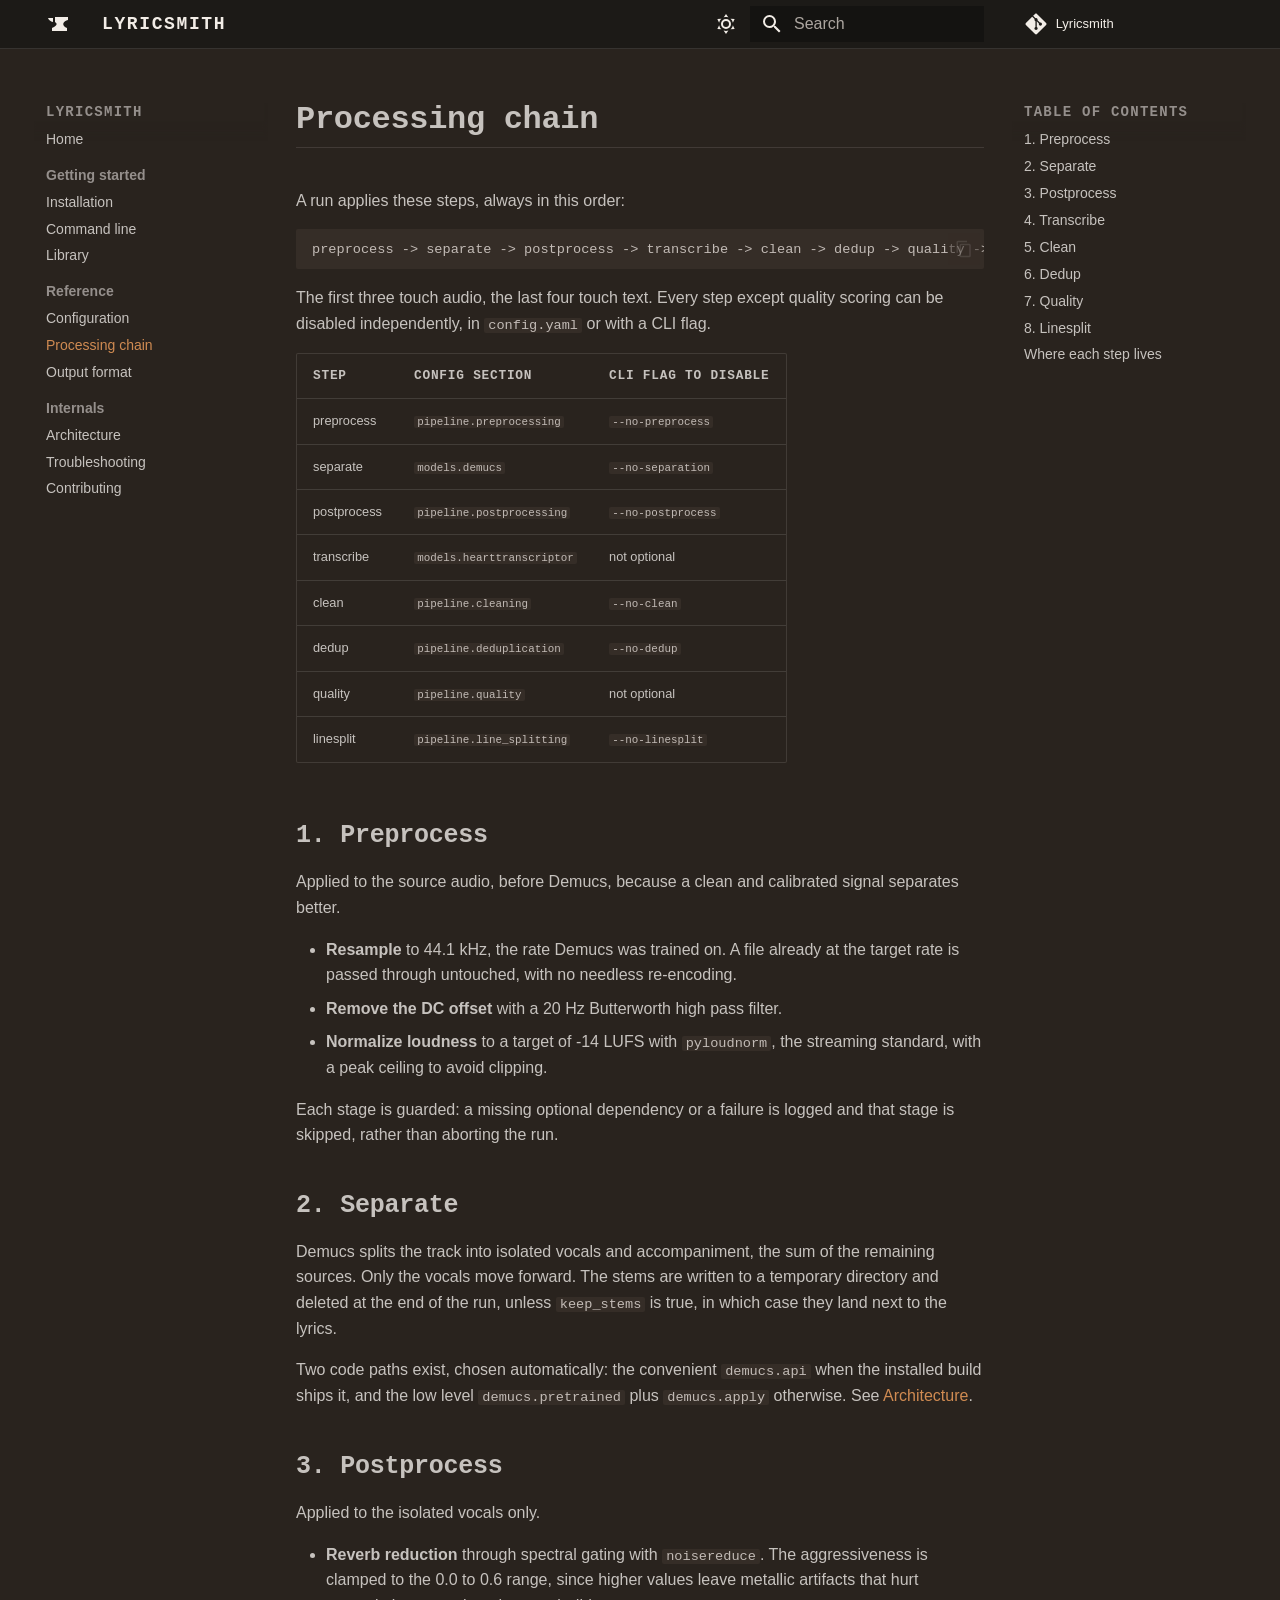
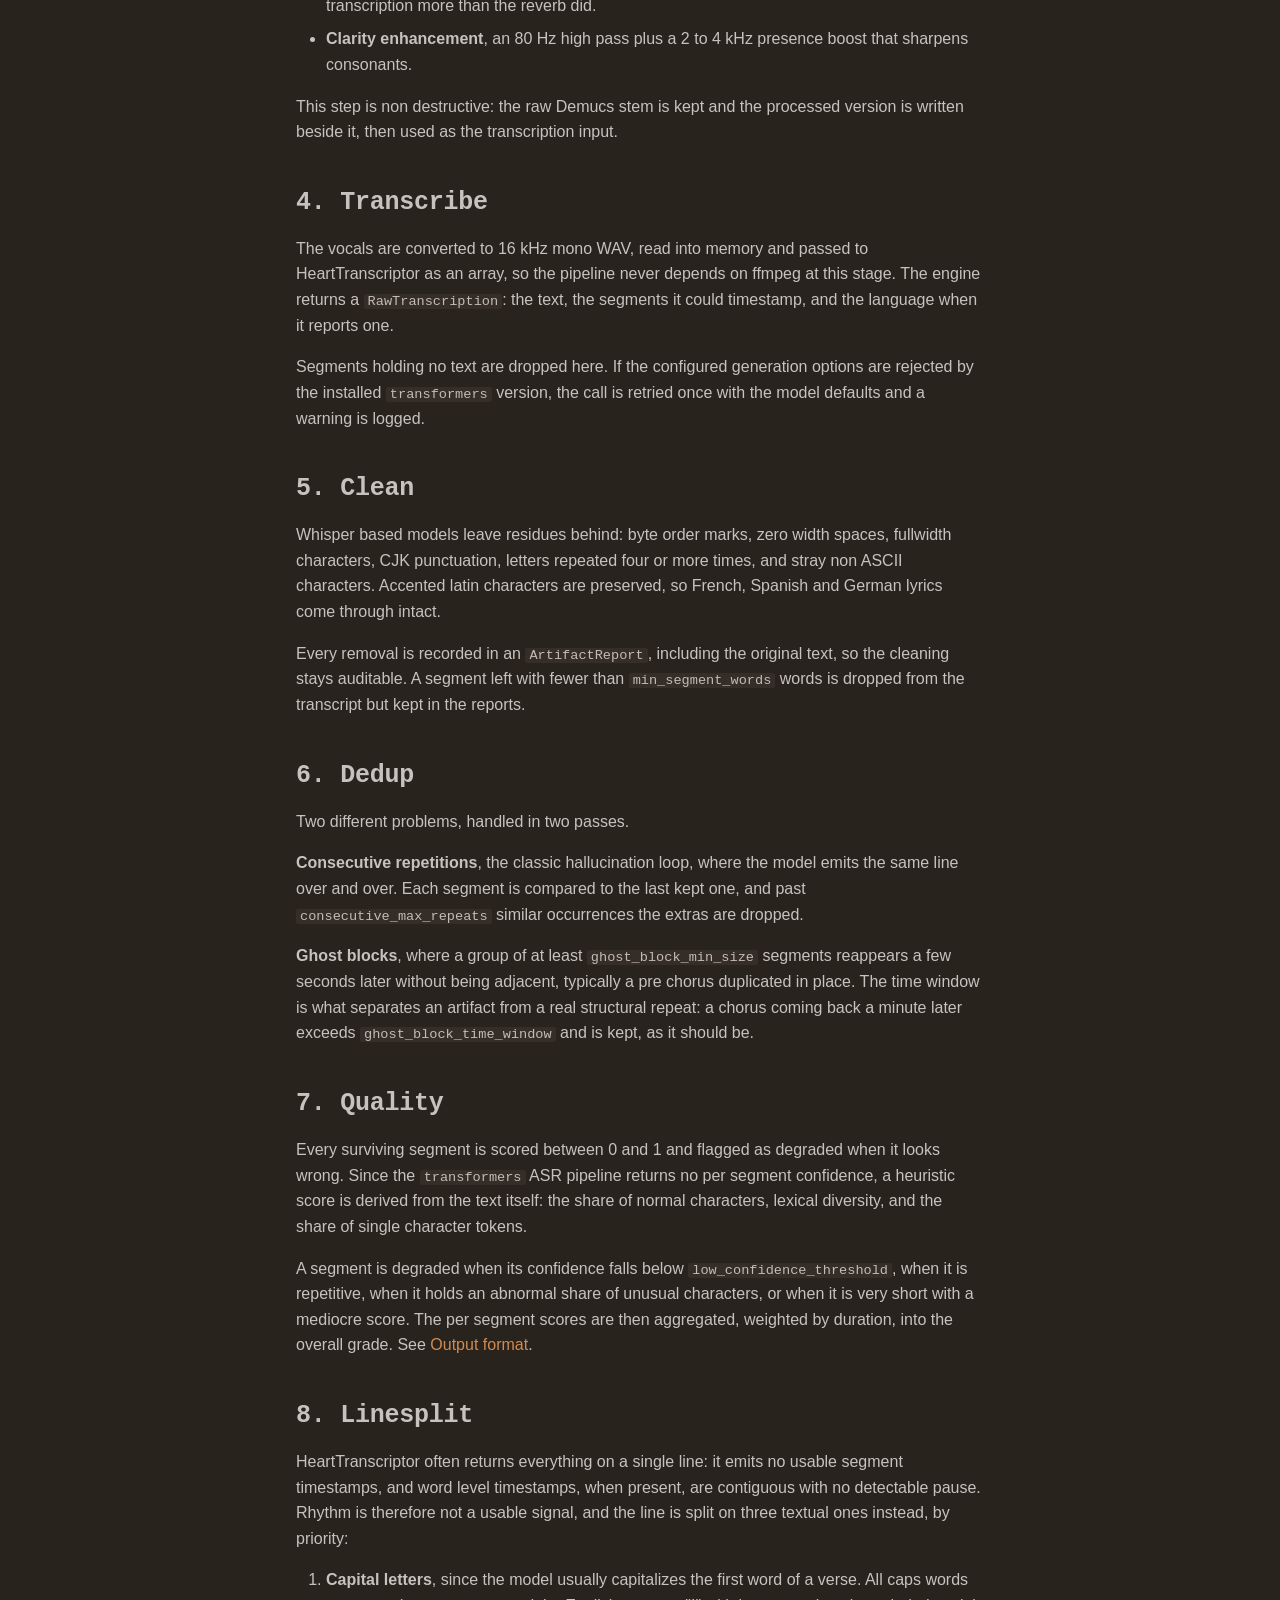
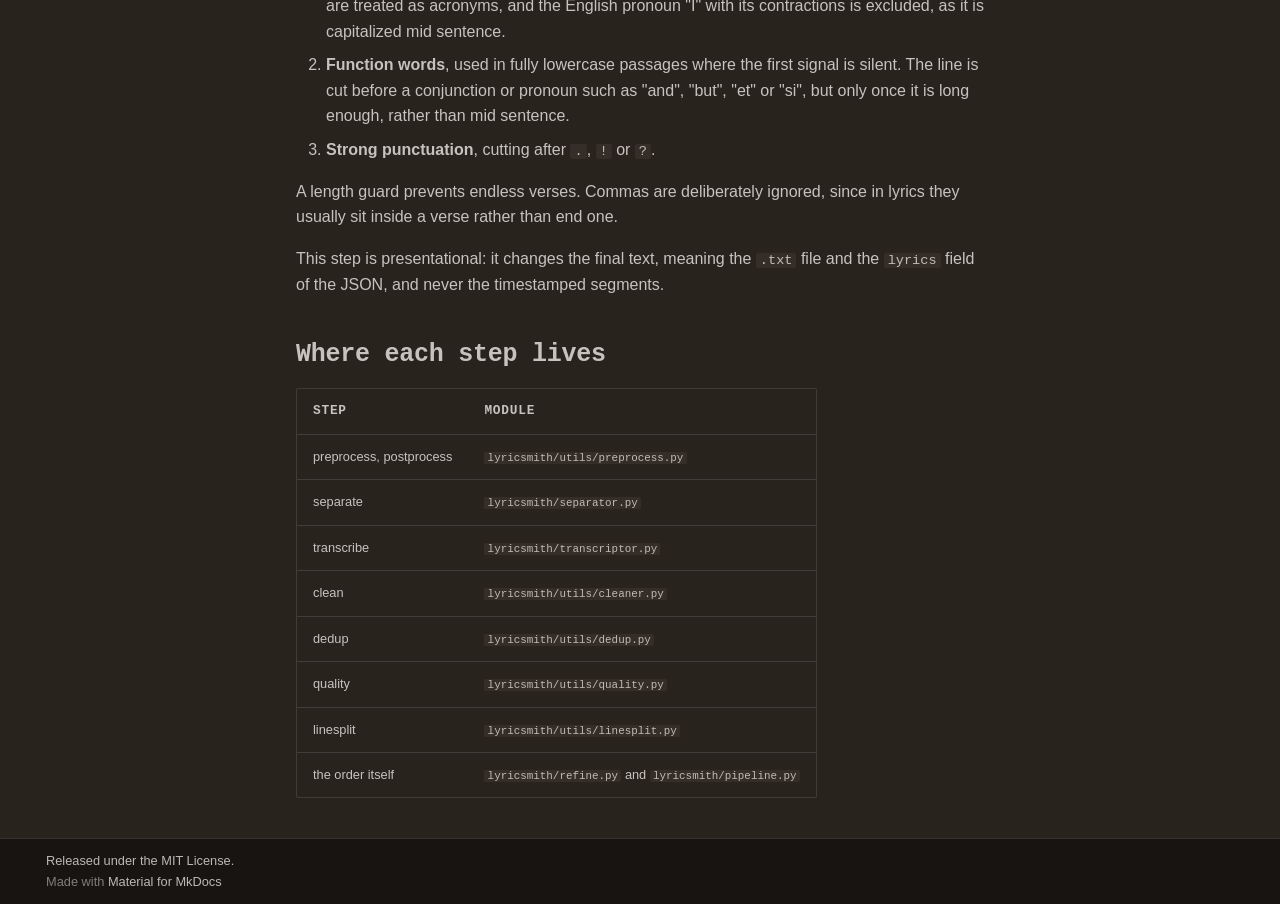
<file: processing-chain/index.html>
<!doctype html>
<html lang="en" class="no-js">
  <head>
    
      <meta charset="utf-8">
      <meta name="viewport" content="width=device-width,initial-scale=1">
      
        <meta name="description" content="Turn a song into timestamped lyrics, with Demucs and HeartTranscriptor.">
      
      
      
        <link rel="canonical" href="https://Laidwin.github.io/Lyricsmith/processing-chain/">
      
      
        <link rel="prev" href="../configuration/">
      
      
        <link rel="next" href="../output/">
      
      
        
      
      
      <link rel="icon" href="../assets/images/favicon.png">
      <meta name="generator" content="mkdocs-1.6.1, mkdocs-material-9.7.7">
    
    
      
        <title>Processing chain - Lyricsmith</title>
      
    
    
      <link rel="stylesheet" href="../assets/stylesheets/main.ec1eaa64.min.css">
      
        
        <link rel="stylesheet" href="../assets/stylesheets/palette.ab4e12ef.min.css">
      
      


    
    
      
    
    
      
    
    
      <link rel="stylesheet" href="../stylesheets/forge.css">
    
    <script>__md_scope=new URL("..",location),__md_hash=e=>[...e].reduce(((e,_)=>(e<<5)-e+_.charCodeAt(0)),0),__md_get=(e,_=localStorage,t=__md_scope)=>JSON.parse(_.getItem(t.pathname+"."+e)),__md_set=(e,_,t=localStorage,a=__md_scope)=>{try{t.setItem(a.pathname+"."+e,JSON.stringify(_))}catch(e){}}</script>
    
      

    
    
  </head>
  
  
    
    
      
    
    
    
    
    <body dir="ltr" data-md-color-scheme="slate" data-md-color-primary="custom" data-md-color-accent="custom">
  
    
    <input class="md-toggle" data-md-toggle="drawer" type="checkbox" id="__drawer" autocomplete="off">
    <input class="md-toggle" data-md-toggle="search" type="checkbox" id="__search" autocomplete="off">
    <label class="md-overlay" for="__drawer"></label>
    <div data-md-component="skip">
      
        
        <a href="#processing-chain" class="md-skip">
          Skip to content
        </a>
      
    </div>
    <div data-md-component="announce">
      
    </div>
    
    
      

  

<header class="md-header md-header--shadow" data-md-component="header">
  <nav class="md-header__inner md-grid" aria-label="Header">
    <a href=".." title="Lyricsmith" class="md-header__button md-logo" aria-label="Lyricsmith" data-md-component="logo">
      
  
  <svg xmlns="http://www.w3.org/2000/svg" viewBox="0 0 24 24"><path d="M9 5v5c4.03 2.47-.56 4.97-3 6v3h15v-3c-6.41-2.73-3.53-7 1-8V5zM2 6c.81 2.13 2.42 3.5 5 4V6z"/></svg>

    </a>
    <label class="md-header__button md-icon" for="__drawer">
      
      <svg xmlns="http://www.w3.org/2000/svg" viewBox="0 0 24 24"><path d="M3 6h18v2H3zm0 5h18v2H3zm0 5h18v2H3z"/></svg>
    </label>
    <div class="md-header__title" data-md-component="header-title">
      <div class="md-header__ellipsis">
        <div class="md-header__topic">
          <span class="md-ellipsis">
            Lyricsmith
          </span>
        </div>
        <div class="md-header__topic" data-md-component="header-topic">
          <span class="md-ellipsis">
            
              Processing chain
            
          </span>
        </div>
      </div>
    </div>
    
      
        <form class="md-header__option" data-md-component="palette">
  
    
    
    
    <input class="md-option" data-md-color-media="" data-md-color-scheme="slate" data-md-color-primary="custom" data-md-color-accent="custom"  aria-label="Switch to light mode"  type="radio" name="__palette" id="__palette_0">
    
      <label class="md-header__button md-icon" title="Switch to light mode" for="__palette_1" hidden>
        <svg xmlns="http://www.w3.org/2000/svg" viewBox="0 0 24 24"><path d="M12 7a5 5 0 0 1 5 5 5 5 0 0 1-5 5 5 5 0 0 1-5-5 5 5 0 0 1 5-5m0 2a3 3 0 0 0-3 3 3 3 0 0 0 3 3 3 3 0 0 0 3-3 3 3 0 0 0-3-3m0-7 2.39 3.42C13.65 5.15 12.84 5 12 5s-1.65.15-2.39.42zM3.34 7l4.16-.35A7.2 7.2 0 0 0 5.94 8.5c-.44.74-.69 1.5-.83 2.29zm.02 10 1.76-3.77a7.131 7.131 0 0 0 2.38 4.14zM20.65 7l-1.77 3.79a7.02 7.02 0 0 0-2.38-4.15zm-.01 10-4.14.36c.59-.51 1.12-1.14 1.54-1.86.42-.73.69-1.5.83-2.29zM12 22l-2.41-3.44c.74.27 1.55.44 2.41.44.82 0 1.63-.17 2.37-.44z"/></svg>
      </label>
    
  
    
    
    
    <input class="md-option" data-md-color-media="" data-md-color-scheme="default" data-md-color-primary="custom" data-md-color-accent="custom"  aria-label="Switch to dark mode"  type="radio" name="__palette" id="__palette_1">
    
      <label class="md-header__button md-icon" title="Switch to dark mode" for="__palette_0" hidden>
        <svg xmlns="http://www.w3.org/2000/svg" viewBox="0 0 24 24"><path d="m17.75 4.09-2.53 1.94.91 3.06-2.63-1.81-2.63 1.81.91-3.06-2.53-1.94L12.44 4l1.06-3 1.06 3zm3.5 6.91-1.64 1.25.59 1.98-1.7-1.17-1.7 1.17.59-1.98L15.75 11l2.06-.05L18.5 9l.69 1.95zm-2.28 4.95c.83-.08 1.72 1.1 1.19 1.85-.32.45-.66.87-1.08 1.27C15.17 23 8.84 23 4.94 19.07c-3.91-3.9-3.91-10.24 0-14.14.4-.4.82-.76 1.27-1.08.75-.53 1.93.36 1.85 1.19-.27 2.86.69 5.83 2.89 8.02a9.96 9.96 0 0 0 8.02 2.89m-1.64 2.02a12.08 12.08 0 0 1-7.8-3.47c-2.17-2.19-3.33-5-3.49-7.82-2.81 3.14-2.7 7.96.31 10.98 3.02 3.01 7.84 3.12 10.98.31"/></svg>
      </label>
    
  
</form>
      
    
    
      <script>var palette=__md_get("__palette");if(palette&&palette.color){if("(prefers-color-scheme)"===palette.color.media){var media=matchMedia("(prefers-color-scheme: light)"),input=document.querySelector(media.matches?"[data-md-color-media='(prefers-color-scheme: light)']":"[data-md-color-media='(prefers-color-scheme: dark)']");palette.color.media=input.getAttribute("data-md-color-media"),palette.color.scheme=input.getAttribute("data-md-color-scheme"),palette.color.primary=input.getAttribute("data-md-color-primary"),palette.color.accent=input.getAttribute("data-md-color-accent")}for(var[key,value]of Object.entries(palette.color))document.body.setAttribute("data-md-color-"+key,value)}</script>
    
    
    
      
      
        <label class="md-header__button md-icon" for="__search">
          
          <svg xmlns="http://www.w3.org/2000/svg" viewBox="0 0 24 24"><path d="M9.5 3A6.5 6.5 0 0 1 16 9.5c0 1.61-.59 3.09-1.56 4.23l.27.27h.79l5 5-1.5 1.5-5-5v-.79l-.27-.27A6.52 6.52 0 0 1 9.5 16 6.5 6.5 0 0 1 3 9.5 6.5 6.5 0 0 1 9.5 3m0 2C7 5 5 7 5 9.5S7 14 9.5 14 14 12 14 9.5 12 5 9.5 5"/></svg>
        </label>
        <div class="md-search" data-md-component="search" role="dialog">
  <label class="md-search__overlay" for="__search"></label>
  <div class="md-search__inner" role="search">
    <form class="md-search__form" name="search">
      <input type="text" class="md-search__input" name="query" aria-label="Search" placeholder="Search" autocapitalize="off" autocorrect="off" autocomplete="off" spellcheck="false" data-md-component="search-query" required>
      <label class="md-search__icon md-icon" for="__search">
        
        <svg xmlns="http://www.w3.org/2000/svg" viewBox="0 0 24 24"><path d="M9.5 3A6.5 6.5 0 0 1 16 9.5c0 1.61-.59 3.09-1.56 4.23l.27.27h.79l5 5-1.5 1.5-5-5v-.79l-.27-.27A6.52 6.52 0 0 1 9.5 16 6.5 6.5 0 0 1 3 9.5 6.5 6.5 0 0 1 9.5 3m0 2C7 5 5 7 5 9.5S7 14 9.5 14 14 12 14 9.5 12 5 9.5 5"/></svg>
        
        <svg xmlns="http://www.w3.org/2000/svg" viewBox="0 0 24 24"><path d="M20 11v2H8l5.5 5.5-1.42 1.42L4.16 12l7.92-7.92L13.5 5.5 8 11z"/></svg>
      </label>
      <nav class="md-search__options" aria-label="Search">
        
        <button type="reset" class="md-search__icon md-icon" title="Clear" aria-label="Clear" tabindex="-1">
          
          <svg xmlns="http://www.w3.org/2000/svg" viewBox="0 0 24 24"><path d="M19 6.41 17.59 5 12 10.59 6.41 5 5 6.41 10.59 12 5 17.59 6.41 19 12 13.41 17.59 19 19 17.59 13.41 12z"/></svg>
        </button>
      </nav>
      
        <div class="md-search__suggest" data-md-component="search-suggest"></div>
      
    </form>
    <div class="md-search__output">
      <div class="md-search__scrollwrap" tabindex="0" data-md-scrollfix>
        <div class="md-search-result" data-md-component="search-result">
          <div class="md-search-result__meta">
            Initializing search
          </div>
          <ol class="md-search-result__list" role="presentation"></ol>
        </div>
      </div>
    </div>
  </div>
</div>
      
    
    
      <div class="md-header__source">
        <a href="https://github.com/Laidwin/Lyricsmith" title="Go to repository" class="md-source" data-md-component="source">
  <div class="md-source__icon md-icon">
    
    <svg xmlns="http://www.w3.org/2000/svg" viewBox="0 0 448 512"><!--! Font Awesome Free 7.1.0 by @fontawesome - https://fontawesome.com License - https://fontawesome.com/license/free (Icons: CC BY 4.0, Fonts: SIL OFL 1.1, Code: MIT License) Copyright 2025 Fonticons, Inc.--><path d="M439.6 236.1 244 40.5c-5.4-5.5-12.8-8.5-20.4-8.5s-15 3-20.4 8.4L162.5 81l51.5 51.5c27.1-9.1 52.7 16.8 43.4 43.7l49.7 49.7c34.2-11.8 61.2 31 35.5 56.7-26.5 26.5-70.2-2.9-56-37.3L240.3 199v121.9c25.3 12.5 22.3 41.8 9.1 55-6.4 6.4-15.2 10.1-24.3 10.1s-17.8-3.6-24.3-10.1c-17.6-17.6-11.1-46.9 11.2-56v-123c-20.8-8.5-24.6-30.7-18.6-45L142.6 101 8.5 235.1C3 240.6 0 247.9 0 255.5s3 15 8.5 20.4l195.6 195.7c5.4 5.4 12.7 8.4 20.4 8.4s15-3 20.4-8.4l194.7-194.7c5.4-5.4 8.4-12.8 8.4-20.4s-3-15-8.4-20.4"/></svg>
  </div>
  <div class="md-source__repository">
    Lyricsmith
  </div>
</a>
      </div>
    
  </nav>
  
</header>
    
    <div class="md-container" data-md-component="container">
      
      
        
          
        
      
      <main class="md-main" data-md-component="main">
        <div class="md-main__inner md-grid">
          
            
              
              <div class="md-sidebar md-sidebar--primary" data-md-component="sidebar" data-md-type="navigation" >
                <div class="md-sidebar__scrollwrap">
                  <div class="md-sidebar__inner">
                    



<nav class="md-nav md-nav--primary" aria-label="Navigation" data-md-level="0">
  <label class="md-nav__title" for="__drawer">
    <a href=".." title="Lyricsmith" class="md-nav__button md-logo" aria-label="Lyricsmith" data-md-component="logo">
      
  
  <svg xmlns="http://www.w3.org/2000/svg" viewBox="0 0 24 24"><path d="M9 5v5c4.03 2.47-.56 4.97-3 6v3h15v-3c-6.41-2.73-3.53-7 1-8V5zM2 6c.81 2.13 2.42 3.5 5 4V6z"/></svg>

    </a>
    Lyricsmith
  </label>
  
    <div class="md-nav__source">
      <a href="https://github.com/Laidwin/Lyricsmith" title="Go to repository" class="md-source" data-md-component="source">
  <div class="md-source__icon md-icon">
    
    <svg xmlns="http://www.w3.org/2000/svg" viewBox="0 0 448 512"><!--! Font Awesome Free 7.1.0 by @fontawesome - https://fontawesome.com License - https://fontawesome.com/license/free (Icons: CC BY 4.0, Fonts: SIL OFL 1.1, Code: MIT License) Copyright 2025 Fonticons, Inc.--><path d="M439.6 236.1 244 40.5c-5.4-5.5-12.8-8.5-20.4-8.5s-15 3-20.4 8.4L162.5 81l51.5 51.5c27.1-9.1 52.7 16.8 43.4 43.7l49.7 49.7c34.2-11.8 61.2 31 35.5 56.7-26.5 26.5-70.2-2.9-56-37.3L240.3 199v121.9c25.3 12.5 22.3 41.8 9.1 55-6.4 6.4-15.2 10.1-24.3 10.1s-17.8-3.6-24.3-10.1c-17.6-17.6-11.1-46.9 11.2-56v-123c-20.8-8.5-24.6-30.7-18.6-45L142.6 101 8.5 235.1C3 240.6 0 247.9 0 255.5s3 15 8.5 20.4l195.6 195.7c5.4 5.4 12.7 8.4 20.4 8.4s15-3 20.4-8.4l194.7-194.7c5.4-5.4 8.4-12.8 8.4-20.4s-3-15-8.4-20.4"/></svg>
  </div>
  <div class="md-source__repository">
    Lyricsmith
  </div>
</a>
    </div>
  
  <ul class="md-nav__list" data-md-scrollfix>
    
      
      
  
  
  
  
    <li class="md-nav__item">
      <a href=".." class="md-nav__link">
        
  
  
  <span class="md-ellipsis">
    
  
    Home
  

    
  </span>
  
  

      </a>
    </li>
  

    
      
      
  
  
  
  
    
    
    
    
      
        
        
      
    
    
    <li class="md-nav__item md-nav__item--section md-nav__item--nested">
      
        
        
        <input class="md-nav__toggle md-toggle " type="checkbox" id="__nav_2" >
        
          
          <label class="md-nav__link" for="__nav_2" id="__nav_2_label" tabindex="">
            
  
  
  <span class="md-ellipsis">
    
  
    Getting started
  

    
  </span>
  
  

            <span class="md-nav__icon md-icon"></span>
          </label>
        
        <nav class="md-nav" data-md-level="1" aria-labelledby="__nav_2_label" aria-expanded="false">
          <label class="md-nav__title" for="__nav_2">
            <span class="md-nav__icon md-icon"></span>
            
  
    Getting started
  

          </label>
          <ul class="md-nav__list" data-md-scrollfix>
            
              
                
  
  
  
  
    <li class="md-nav__item">
      <a href="../installation/" class="md-nav__link">
        
  
  
  <span class="md-ellipsis">
    
  
    Installation
  

    
  </span>
  
  

      </a>
    </li>
  

              
            
              
                
  
  
  
  
    <li class="md-nav__item">
      <a href="../cli/" class="md-nav__link">
        
  
  
  <span class="md-ellipsis">
    
  
    Command line
  

    
  </span>
  
  

      </a>
    </li>
  

              
            
              
                
  
  
  
  
    <li class="md-nav__item">
      <a href="../library/" class="md-nav__link">
        
  
  
  <span class="md-ellipsis">
    
  
    Library
  

    
  </span>
  
  

      </a>
    </li>
  

              
            
          </ul>
        </nav>
      
    </li>
  

    
      
      
  
  
    
  
  
  
    
    
    
    
      
        
        
      
    
    
    <li class="md-nav__item md-nav__item--active md-nav__item--section md-nav__item--nested">
      
        
        
        <input class="md-nav__toggle md-toggle " type="checkbox" id="__nav_3" checked>
        
          
          <label class="md-nav__link" for="__nav_3" id="__nav_3_label" tabindex="">
            
  
  
  <span class="md-ellipsis">
    
  
    Reference
  

    
  </span>
  
  

            <span class="md-nav__icon md-icon"></span>
          </label>
        
        <nav class="md-nav" data-md-level="1" aria-labelledby="__nav_3_label" aria-expanded="true">
          <label class="md-nav__title" for="__nav_3">
            <span class="md-nav__icon md-icon"></span>
            
  
    Reference
  

          </label>
          <ul class="md-nav__list" data-md-scrollfix>
            
              
                
  
  
  
  
    <li class="md-nav__item">
      <a href="../configuration/" class="md-nav__link">
        
  
  
  <span class="md-ellipsis">
    
  
    Configuration
  

    
  </span>
  
  

      </a>
    </li>
  

              
            
              
                
  
  
    
  
  
  
    <li class="md-nav__item md-nav__item--active">
      
      <input class="md-nav__toggle md-toggle" type="checkbox" id="__toc">
      
      
        
      
      
        <label class="md-nav__link md-nav__link--active" for="__toc">
          
  
  
  <span class="md-ellipsis">
    
  
    Processing chain
  

    
  </span>
  
  

          <span class="md-nav__icon md-icon"></span>
        </label>
      
      <a href="./" class="md-nav__link md-nav__link--active">
        
  
  
  <span class="md-ellipsis">
    
  
    Processing chain
  

    
  </span>
  
  

      </a>
      
        

<nav class="md-nav md-nav--secondary" aria-label="Table of contents">
  
  
  
    
  
  
    <label class="md-nav__title" for="__toc">
      <span class="md-nav__icon md-icon"></span>
      Table of contents
    </label>
    <ul class="md-nav__list" data-md-component="toc" data-md-scrollfix>
      
        <li class="md-nav__item">
  <a href="#1-preprocess" class="md-nav__link">
    <span class="md-ellipsis">
      
        1. Preprocess
      
    </span>
  </a>
  
</li>
      
        <li class="md-nav__item">
  <a href="#2-separate" class="md-nav__link">
    <span class="md-ellipsis">
      
        2. Separate
      
    </span>
  </a>
  
</li>
      
        <li class="md-nav__item">
  <a href="#3-postprocess" class="md-nav__link">
    <span class="md-ellipsis">
      
        3. Postprocess
      
    </span>
  </a>
  
</li>
      
        <li class="md-nav__item">
  <a href="#4-transcribe" class="md-nav__link">
    <span class="md-ellipsis">
      
        4. Transcribe
      
    </span>
  </a>
  
</li>
      
        <li class="md-nav__item">
  <a href="#5-clean" class="md-nav__link">
    <span class="md-ellipsis">
      
        5. Clean
      
    </span>
  </a>
  
</li>
      
        <li class="md-nav__item">
  <a href="#6-dedup" class="md-nav__link">
    <span class="md-ellipsis">
      
        6. Dedup
      
    </span>
  </a>
  
</li>
      
        <li class="md-nav__item">
  <a href="#7-quality" class="md-nav__link">
    <span class="md-ellipsis">
      
        7. Quality
      
    </span>
  </a>
  
</li>
      
        <li class="md-nav__item">
  <a href="#8-linesplit" class="md-nav__link">
    <span class="md-ellipsis">
      
        8. Linesplit
      
    </span>
  </a>
  
</li>
      
        <li class="md-nav__item">
  <a href="#where-each-step-lives" class="md-nav__link">
    <span class="md-ellipsis">
      
        Where each step lives
      
    </span>
  </a>
  
</li>
      
    </ul>
  
</nav>
      
    </li>
  

              
            
              
                
  
  
  
  
    <li class="md-nav__item">
      <a href="../output/" class="md-nav__link">
        
  
  
  <span class="md-ellipsis">
    
  
    Output format
  

    
  </span>
  
  

      </a>
    </li>
  

              
            
          </ul>
        </nav>
      
    </li>
  

    
      
      
  
  
  
  
    
    
    
    
      
        
        
      
    
    
    <li class="md-nav__item md-nav__item--section md-nav__item--nested">
      
        
        
        <input class="md-nav__toggle md-toggle " type="checkbox" id="__nav_4" >
        
          
          <label class="md-nav__link" for="__nav_4" id="__nav_4_label" tabindex="">
            
  
  
  <span class="md-ellipsis">
    
  
    Internals
  

    
  </span>
  
  

            <span class="md-nav__icon md-icon"></span>
          </label>
        
        <nav class="md-nav" data-md-level="1" aria-labelledby="__nav_4_label" aria-expanded="false">
          <label class="md-nav__title" for="__nav_4">
            <span class="md-nav__icon md-icon"></span>
            
  
    Internals
  

          </label>
          <ul class="md-nav__list" data-md-scrollfix>
            
              
                
  
  
  
  
    <li class="md-nav__item">
      <a href="../architecture/" class="md-nav__link">
        
  
  
  <span class="md-ellipsis">
    
  
    Architecture
  

    
  </span>
  
  

      </a>
    </li>
  

              
            
              
                
  
  
  
  
    <li class="md-nav__item">
      <a href="../troubleshooting/" class="md-nav__link">
        
  
  
  <span class="md-ellipsis">
    
  
    Troubleshooting
  

    
  </span>
  
  

      </a>
    </li>
  

              
            
              
                
  
  
  
  
    <li class="md-nav__item">
      <a href="../contributing/" class="md-nav__link">
        
  
  
  <span class="md-ellipsis">
    
  
    Contributing
  

    
  </span>
  
  

      </a>
    </li>
  

              
            
          </ul>
        </nav>
      
    </li>
  

    
  </ul>
</nav>
                  </div>
                </div>
              </div>
            
            
              
              <div class="md-sidebar md-sidebar--secondary" data-md-component="sidebar" data-md-type="toc" >
                <div class="md-sidebar__scrollwrap">
                  <div class="md-sidebar__inner">
                    

<nav class="md-nav md-nav--secondary" aria-label="Table of contents">
  
  
  
    
  
  
    <label class="md-nav__title" for="__toc">
      <span class="md-nav__icon md-icon"></span>
      Table of contents
    </label>
    <ul class="md-nav__list" data-md-component="toc" data-md-scrollfix>
      
        <li class="md-nav__item">
  <a href="#1-preprocess" class="md-nav__link">
    <span class="md-ellipsis">
      
        1. Preprocess
      
    </span>
  </a>
  
</li>
      
        <li class="md-nav__item">
  <a href="#2-separate" class="md-nav__link">
    <span class="md-ellipsis">
      
        2. Separate
      
    </span>
  </a>
  
</li>
      
        <li class="md-nav__item">
  <a href="#3-postprocess" class="md-nav__link">
    <span class="md-ellipsis">
      
        3. Postprocess
      
    </span>
  </a>
  
</li>
      
        <li class="md-nav__item">
  <a href="#4-transcribe" class="md-nav__link">
    <span class="md-ellipsis">
      
        4. Transcribe
      
    </span>
  </a>
  
</li>
      
        <li class="md-nav__item">
  <a href="#5-clean" class="md-nav__link">
    <span class="md-ellipsis">
      
        5. Clean
      
    </span>
  </a>
  
</li>
      
        <li class="md-nav__item">
  <a href="#6-dedup" class="md-nav__link">
    <span class="md-ellipsis">
      
        6. Dedup
      
    </span>
  </a>
  
</li>
      
        <li class="md-nav__item">
  <a href="#7-quality" class="md-nav__link">
    <span class="md-ellipsis">
      
        7. Quality
      
    </span>
  </a>
  
</li>
      
        <li class="md-nav__item">
  <a href="#8-linesplit" class="md-nav__link">
    <span class="md-ellipsis">
      
        8. Linesplit
      
    </span>
  </a>
  
</li>
      
        <li class="md-nav__item">
  <a href="#where-each-step-lives" class="md-nav__link">
    <span class="md-ellipsis">
      
        Where each step lives
      
    </span>
  </a>
  
</li>
      
    </ul>
  
</nav>
                  </div>
                </div>
              </div>
            
          
          
            <div class="md-content" data-md-component="content">
              
              <article class="md-content__inner md-typeset">
                
                  


  
  


<h1 id="processing-chain">Processing chain<a class="headerlink" href="#processing-chain" title="Permanent link">&para;</a></h1>
<p>A run applies these steps, always in this order:</p>
<div class="highlight"><pre><span></span><code><a id="__codelineno-0-1" name="__codelineno-0-1" href="#__codelineno-0-1"></a>preprocess -&gt; separate -&gt; postprocess -&gt; transcribe -&gt; clean -&gt; dedup -&gt; quality -&gt; linesplit
</code></pre></div>
<p>The first three touch audio, the last four touch text. Every step except
quality scoring can be disabled independently, in <code>config.yaml</code> or with a CLI
flag.</p>
<table>
<thead>
<tr>
<th>Step</th>
<th>Config section</th>
<th>CLI flag to disable</th>
</tr>
</thead>
<tbody>
<tr>
<td>preprocess</td>
<td><code>pipeline.preprocessing</code></td>
<td><code>--no-preprocess</code></td>
</tr>
<tr>
<td>separate</td>
<td><code>models.demucs</code></td>
<td><code>--no-separation</code></td>
</tr>
<tr>
<td>postprocess</td>
<td><code>pipeline.postprocessing</code></td>
<td><code>--no-postprocess</code></td>
</tr>
<tr>
<td>transcribe</td>
<td><code>models.hearttranscriptor</code></td>
<td>not optional</td>
</tr>
<tr>
<td>clean</td>
<td><code>pipeline.cleaning</code></td>
<td><code>--no-clean</code></td>
</tr>
<tr>
<td>dedup</td>
<td><code>pipeline.deduplication</code></td>
<td><code>--no-dedup</code></td>
</tr>
<tr>
<td>quality</td>
<td><code>pipeline.quality</code></td>
<td>not optional</td>
</tr>
<tr>
<td>linesplit</td>
<td><code>pipeline.line_splitting</code></td>
<td><code>--no-linesplit</code></td>
</tr>
</tbody>
</table>
<h2 id="1-preprocess">1. Preprocess<a class="headerlink" href="#1-preprocess" title="Permanent link">&para;</a></h2>
<p>Applied to the source audio, before Demucs, because a clean and calibrated
signal separates better.</p>
<ul>
<li><strong>Resample</strong> to 44.1 kHz, the rate Demucs was trained on. A file already at
  the target rate is passed through untouched, with no needless re-encoding.</li>
<li><strong>Remove the DC offset</strong> with a 20 Hz Butterworth high pass filter.</li>
<li><strong>Normalize loudness</strong> to a target of -14 LUFS with <code>pyloudnorm</code>, the
  streaming standard, with a peak ceiling to avoid clipping.</li>
</ul>
<p>Each stage is guarded: a missing optional dependency or a failure is logged and
that stage is skipped, rather than aborting the run.</p>
<h2 id="2-separate">2. Separate<a class="headerlink" href="#2-separate" title="Permanent link">&para;</a></h2>
<p>Demucs splits the track into isolated vocals and accompaniment, the sum of the
remaining sources. Only the vocals move forward. The stems are written to a
temporary directory and deleted at the end of the run, unless <code>keep_stems</code> is
true, in which case they land next to the lyrics.</p>
<p>Two code paths exist, chosen automatically: the convenient <code>demucs.api</code> when the
installed build ships it, and the low level <code>demucs.pretrained</code> plus
<code>demucs.apply</code> otherwise. See
<a href="../architecture/#demucs-without-demucsapi">Architecture</a>.</p>
<h2 id="3-postprocess">3. Postprocess<a class="headerlink" href="#3-postprocess" title="Permanent link">&para;</a></h2>
<p>Applied to the isolated vocals only.</p>
<ul>
<li><strong>Reverb reduction</strong> through spectral gating with <code>noisereduce</code>. The
  aggressiveness is clamped to the 0.0 to 0.6 range, since higher values leave
  metallic artifacts that hurt transcription more than the reverb did.</li>
<li><strong>Clarity enhancement</strong>, an 80 Hz high pass plus a 2 to 4 kHz presence boost
  that sharpens consonants.</li>
</ul>
<p>This step is non destructive: the raw Demucs stem is kept and the processed
version is written beside it, then used as the transcription input.</p>
<h2 id="4-transcribe">4. Transcribe<a class="headerlink" href="#4-transcribe" title="Permanent link">&para;</a></h2>
<p>The vocals are converted to 16 kHz mono WAV, read into memory and passed to
HeartTranscriptor as an array, so the pipeline never depends on ffmpeg at this
stage. The engine returns a <code>RawTranscription</code>: the text, the segments it could
timestamp, and the language when it reports one.</p>
<p>Segments holding no text are dropped here. If the configured generation options
are rejected by the installed <code>transformers</code> version, the call is retried once
with the model defaults and a warning is logged.</p>
<h2 id="5-clean">5. Clean<a class="headerlink" href="#5-clean" title="Permanent link">&para;</a></h2>
<p>Whisper based models leave residues behind: byte order marks, zero width
spaces, fullwidth characters, CJK punctuation, letters repeated four or more
times, and stray non ASCII characters. Accented latin characters are preserved,
so French, Spanish and German lyrics come through intact.</p>
<p>Every removal is recorded in an <code>ArtifactReport</code>, including the original text,
so the cleaning stays auditable. A segment left with fewer than
<code>min_segment_words</code> words is dropped from the transcript but kept in the
reports.</p>
<h2 id="6-dedup">6. Dedup<a class="headerlink" href="#6-dedup" title="Permanent link">&para;</a></h2>
<p>Two different problems, handled in two passes.</p>
<p><strong>Consecutive repetitions</strong>, the classic hallucination loop, where the model
emits the same line over and over. Each segment is compared to the last kept
one, and past <code>consecutive_max_repeats</code> similar occurrences the extras are
dropped.</p>
<p><strong>Ghost blocks</strong>, where a group of at least <code>ghost_block_min_size</code> segments
reappears a few seconds later without being adjacent, typically a pre chorus
duplicated in place. The time window is what separates an artifact from a real
structural repeat: a chorus coming back a minute later exceeds
<code>ghost_block_time_window</code> and is kept, as it should be.</p>
<h2 id="7-quality">7. Quality<a class="headerlink" href="#7-quality" title="Permanent link">&para;</a></h2>
<p>Every surviving segment is scored between 0 and 1 and flagged as degraded when
it looks wrong. Since the <code>transformers</code> ASR pipeline returns no per segment
confidence, a heuristic score is derived from the text itself: the share of
normal characters, lexical diversity, and the share of single character tokens.</p>
<p>A segment is degraded when its confidence falls below
<code>low_confidence_threshold</code>, when it is repetitive, when it holds an abnormal
share of unusual characters, or when it is very short with a mediocre score.
The per segment scores are then aggregated, weighted by duration, into the
overall grade. See <a href="../output/#quality-grades">Output format</a>.</p>
<h2 id="8-linesplit">8. Linesplit<a class="headerlink" href="#8-linesplit" title="Permanent link">&para;</a></h2>
<p>HeartTranscriptor often returns everything on a single line: it emits no usable
segment timestamps, and word level timestamps, when present, are contiguous with
no detectable pause. Rhythm is therefore not a usable signal, and the line is
split on three textual ones instead, by priority:</p>
<ol>
<li><strong>Capital letters</strong>, since the model usually capitalizes the first word of a
   verse. All caps words are treated as acronyms, and the English pronoun "I"
   with its contractions is excluded, as it is capitalized mid sentence.</li>
<li><strong>Function words</strong>, used in fully lowercase passages where the first signal
   is silent. The line is cut before a conjunction or pronoun such as "and",
   "but", "et" or "si", but only once it is long enough, rather than mid
   sentence.</li>
<li><strong>Strong punctuation</strong>, cutting after <code>.</code>, <code>!</code> or <code>?</code>.</li>
</ol>
<p>A length guard prevents endless verses. Commas are deliberately ignored, since
in lyrics they usually sit inside a verse rather than end one.</p>
<p>This step is presentational: it changes the final text, meaning the <code>.txt</code> file
and the <code>lyrics</code> field of the JSON, and never the timestamped segments.</p>
<h2 id="where-each-step-lives">Where each step lives<a class="headerlink" href="#where-each-step-lives" title="Permanent link">&para;</a></h2>
<table>
<thead>
<tr>
<th>Step</th>
<th>Module</th>
</tr>
</thead>
<tbody>
<tr>
<td>preprocess, postprocess</td>
<td><code>lyricsmith/utils/preprocess.py</code></td>
</tr>
<tr>
<td>separate</td>
<td><code>lyricsmith/separator.py</code></td>
</tr>
<tr>
<td>transcribe</td>
<td><code>lyricsmith/transcriptor.py</code></td>
</tr>
<tr>
<td>clean</td>
<td><code>lyricsmith/utils/cleaner.py</code></td>
</tr>
<tr>
<td>dedup</td>
<td><code>lyricsmith/utils/dedup.py</code></td>
</tr>
<tr>
<td>quality</td>
<td><code>lyricsmith/utils/quality.py</code></td>
</tr>
<tr>
<td>linesplit</td>
<td><code>lyricsmith/utils/linesplit.py</code></td>
</tr>
<tr>
<td>the order itself</td>
<td><code>lyricsmith/refine.py</code> and <code>lyricsmith/pipeline.py</code></td>
</tr>
</tbody>
</table>












                
              </article>
            </div>
          
          
<script>var target=document.getElementById(location.hash.slice(1));target&&target.name&&(target.checked=target.name.startsWith("__tabbed_"))</script>
        </div>
        
          <button type="button" class="md-top md-icon" data-md-component="top" hidden>
  
  <svg xmlns="http://www.w3.org/2000/svg" viewBox="0 0 24 24"><path d="M13 20h-2V8l-5.5 5.5-1.42-1.42L12 4.16l7.92 7.92-1.42 1.42L13 8z"/></svg>
  Back to top
</button>
        
      </main>
      
        <footer class="md-footer">
  
  <div class="md-footer-meta md-typeset">
    <div class="md-footer-meta__inner md-grid">
      <div class="md-copyright">
  
    <div class="md-copyright__highlight">
      Released under the MIT License.
    </div>
  
  
    Made with
    <a href="https://squidfunk.github.io/mkdocs-material/" target="_blank" rel="noopener">
      Material for MkDocs
    </a>
  
</div>
      
    </div>
  </div>
</footer>
      
    </div>
    <div class="md-dialog" data-md-component="dialog">
      <div class="md-dialog__inner md-typeset"></div>
    </div>
    
    
    
      
      
      <script id="__config" type="application/json">{"annotate": null, "base": "..", "features": ["navigation.sections", "navigation.top", "toc.follow", "content.code.copy", "search.highlight", "search.suggest"], "search": "../assets/javascripts/workers/search.2c215733.min.js", "tags": null, "translations": {"clipboard.copied": "Copied to clipboard", "clipboard.copy": "Copy to clipboard", "search.result.more.one": "1 more on this page", "search.result.more.other": "# more on this page", "search.result.none": "No matching documents", "search.result.one": "1 matching document", "search.result.other": "# matching documents", "search.result.placeholder": "Type to start searching", "search.result.term.missing": "Missing", "select.version": "Select version"}, "version": null}</script>
    
    
      <script src="../assets/javascripts/bundle.d7400e89.min.js"></script>
      
    
  </body>
</html>
</file>
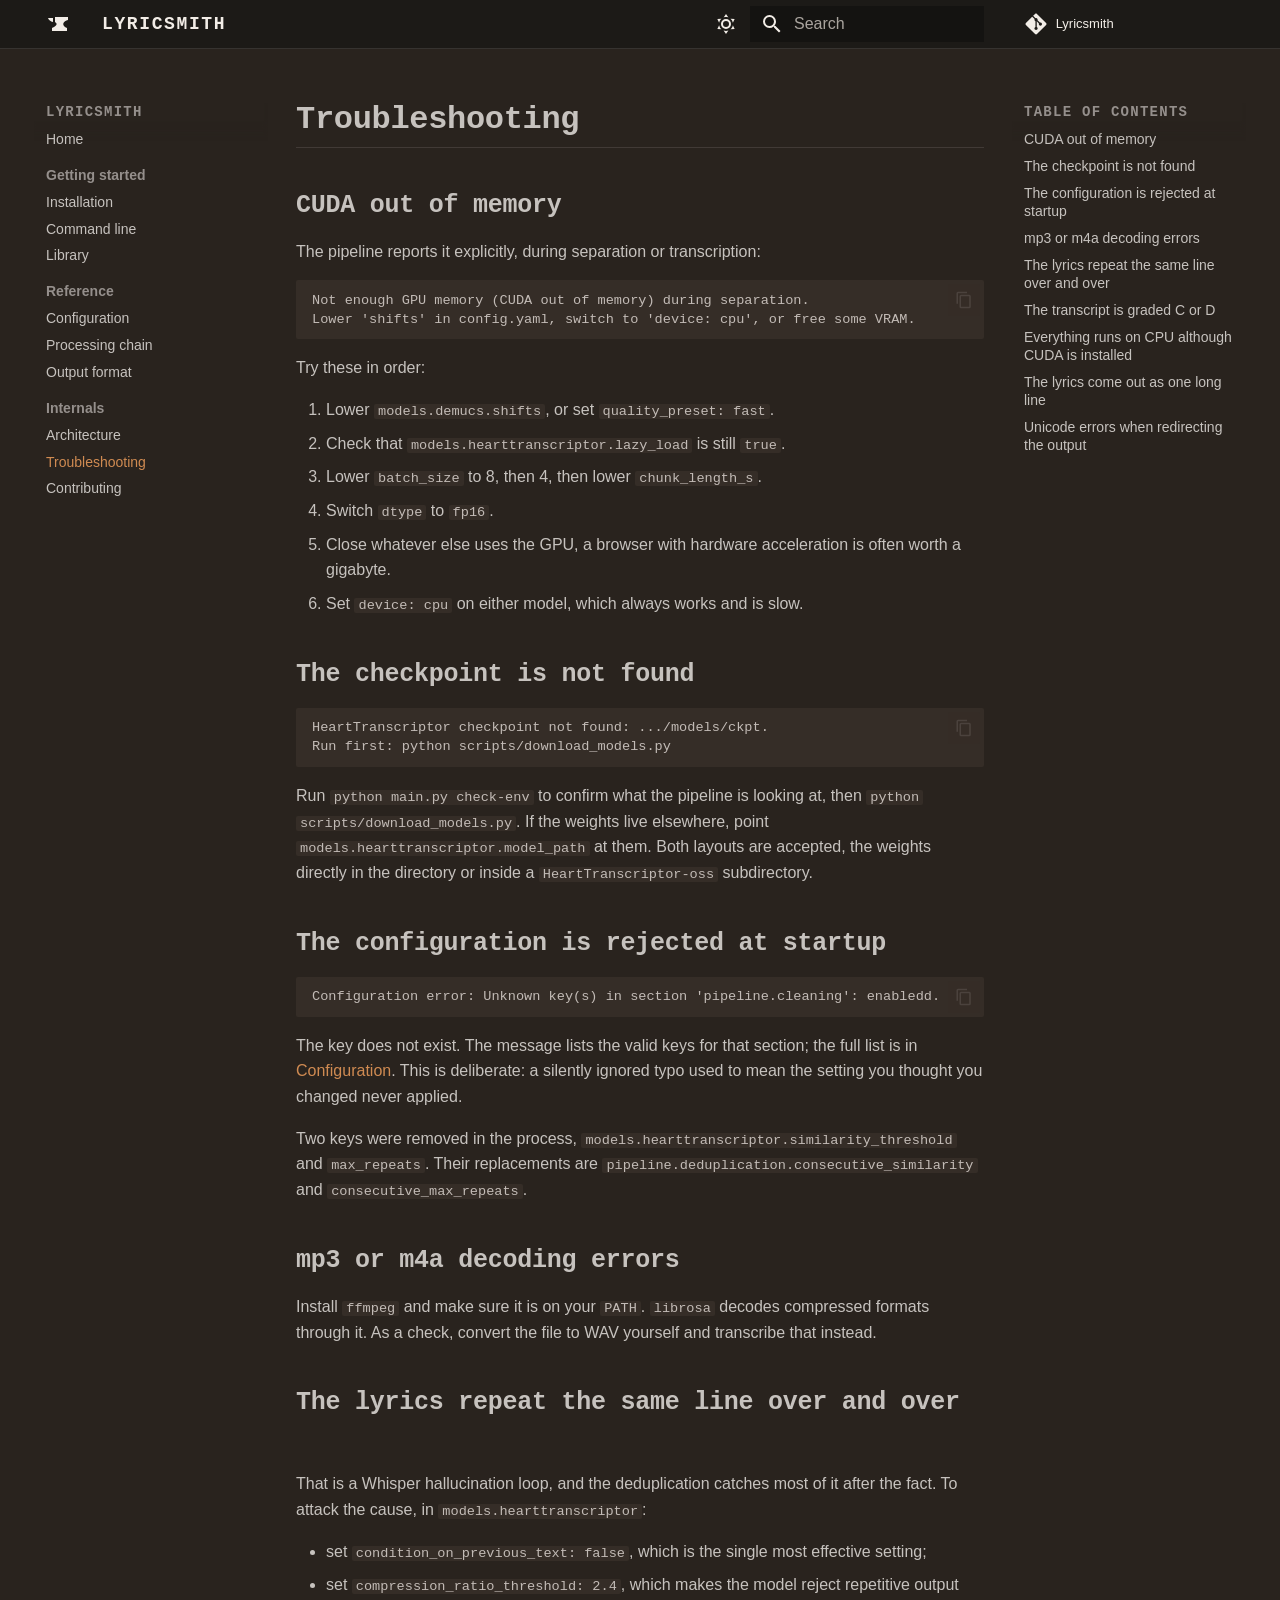
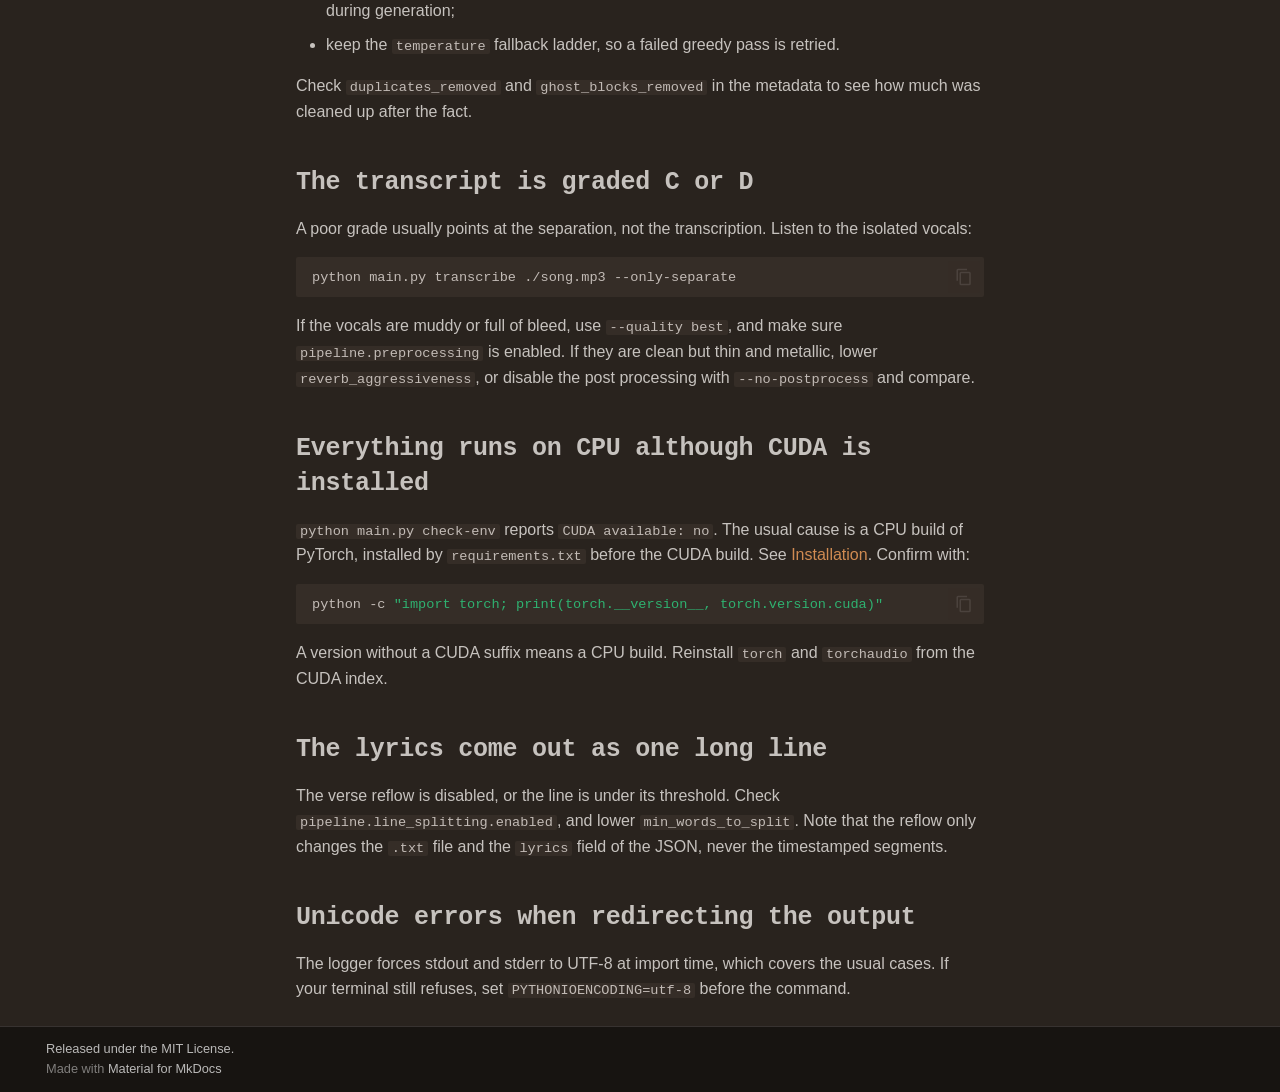
<file: troubleshooting/index.html>
<!doctype html>
<html lang="en" class="no-js">
  <head>
    
      <meta charset="utf-8">
      <meta name="viewport" content="width=device-width,initial-scale=1">
      
        <meta name="description" content="Turn a song into timestamped lyrics, with Demucs and HeartTranscriptor.">
      
      
      
        <link rel="canonical" href="https://Laidwin.github.io/Lyricsmith/troubleshooting/">
      
      
        <link rel="prev" href="../architecture/">
      
      
        <link rel="next" href="../contributing/">
      
      
        
      
      
      <link rel="icon" href="../assets/images/favicon.png">
      <meta name="generator" content="mkdocs-1.6.1, mkdocs-material-9.7.7">
    
    
      
        <title>Troubleshooting - Lyricsmith</title>
      
    
    
      <link rel="stylesheet" href="../assets/stylesheets/main.ec1eaa64.min.css">
      
        
        <link rel="stylesheet" href="../assets/stylesheets/palette.ab4e12ef.min.css">
      
      


    
    
      
    
    
      
    
    
      <link rel="stylesheet" href="../stylesheets/forge.css">
    
    <script>__md_scope=new URL("..",location),__md_hash=e=>[...e].reduce(((e,_)=>(e<<5)-e+_.charCodeAt(0)),0),__md_get=(e,_=localStorage,t=__md_scope)=>JSON.parse(_.getItem(t.pathname+"."+e)),__md_set=(e,_,t=localStorage,a=__md_scope)=>{try{t.setItem(a.pathname+"."+e,JSON.stringify(_))}catch(e){}}</script>
    
      

    
    
  </head>
  
  
    
    
      
    
    
    
    
    <body dir="ltr" data-md-color-scheme="slate" data-md-color-primary="custom" data-md-color-accent="custom">
  
    
    <input class="md-toggle" data-md-toggle="drawer" type="checkbox" id="__drawer" autocomplete="off">
    <input class="md-toggle" data-md-toggle="search" type="checkbox" id="__search" autocomplete="off">
    <label class="md-overlay" for="__drawer"></label>
    <div data-md-component="skip">
      
        
        <a href="#troubleshooting" class="md-skip">
          Skip to content
        </a>
      
    </div>
    <div data-md-component="announce">
      
    </div>
    
    
      

  

<header class="md-header md-header--shadow" data-md-component="header">
  <nav class="md-header__inner md-grid" aria-label="Header">
    <a href=".." title="Lyricsmith" class="md-header__button md-logo" aria-label="Lyricsmith" data-md-component="logo">
      
  
  <svg xmlns="http://www.w3.org/2000/svg" viewBox="0 0 24 24"><path d="M9 5v5c4.03 2.47-.56 4.97-3 6v3h15v-3c-6.41-2.73-3.53-7 1-8V5zM2 6c.81 2.13 2.42 3.5 5 4V6z"/></svg>

    </a>
    <label class="md-header__button md-icon" for="__drawer">
      
      <svg xmlns="http://www.w3.org/2000/svg" viewBox="0 0 24 24"><path d="M3 6h18v2H3zm0 5h18v2H3zm0 5h18v2H3z"/></svg>
    </label>
    <div class="md-header__title" data-md-component="header-title">
      <div class="md-header__ellipsis">
        <div class="md-header__topic">
          <span class="md-ellipsis">
            Lyricsmith
          </span>
        </div>
        <div class="md-header__topic" data-md-component="header-topic">
          <span class="md-ellipsis">
            
              Troubleshooting
            
          </span>
        </div>
      </div>
    </div>
    
      
        <form class="md-header__option" data-md-component="palette">
  
    
    
    
    <input class="md-option" data-md-color-media="" data-md-color-scheme="slate" data-md-color-primary="custom" data-md-color-accent="custom"  aria-label="Switch to light mode"  type="radio" name="__palette" id="__palette_0">
    
      <label class="md-header__button md-icon" title="Switch to light mode" for="__palette_1" hidden>
        <svg xmlns="http://www.w3.org/2000/svg" viewBox="0 0 24 24"><path d="M12 7a5 5 0 0 1 5 5 5 5 0 0 1-5 5 5 5 0 0 1-5-5 5 5 0 0 1 5-5m0 2a3 3 0 0 0-3 3 3 3 0 0 0 3 3 3 3 0 0 0 3-3 3 3 0 0 0-3-3m0-7 2.39 3.42C13.65 5.15 12.84 5 12 5s-1.65.15-2.39.42zM3.34 7l4.16-.35A7.2 7.2 0 0 0 5.94 8.5c-.44.74-.69 1.5-.83 2.29zm.02 10 1.76-3.77a7.131 7.131 0 0 0 2.38 4.14zM20.65 7l-1.77 3.79a7.02 7.02 0 0 0-2.38-4.15zm-.01 10-4.14.36c.59-.51 1.12-1.14 1.54-1.86.42-.73.69-1.5.83-2.29zM12 22l-2.41-3.44c.74.27 1.55.44 2.41.44.82 0 1.63-.17 2.37-.44z"/></svg>
      </label>
    
  
    
    
    
    <input class="md-option" data-md-color-media="" data-md-color-scheme="default" data-md-color-primary="custom" data-md-color-accent="custom"  aria-label="Switch to dark mode"  type="radio" name="__palette" id="__palette_1">
    
      <label class="md-header__button md-icon" title="Switch to dark mode" for="__palette_0" hidden>
        <svg xmlns="http://www.w3.org/2000/svg" viewBox="0 0 24 24"><path d="m17.75 4.09-2.53 1.94.91 3.06-2.63-1.81-2.63 1.81.91-3.06-2.53-1.94L12.44 4l1.06-3 1.06 3zm3.5 6.91-1.64 1.25.59 1.98-1.7-1.17-1.7 1.17.59-1.98L15.75 11l2.06-.05L18.5 9l.69 1.95zm-2.28 4.95c.83-.08 1.72 1.1 1.19 1.85-.32.45-.66.87-1.08 1.27C15.17 23 8.84 23 4.94 19.07c-3.91-3.9-3.91-10.24 0-14.14.4-.4.82-.76 1.27-1.08.75-.53 1.93.36 1.85 1.19-.27 2.86.69 5.83 2.89 8.02a9.96 9.96 0 0 0 8.02 2.89m-1.64 2.02a12.08 12.08 0 0 1-7.8-3.47c-2.17-2.19-3.33-5-3.49-7.82-2.81 3.14-2.7 7.96.31 10.98 3.02 3.01 7.84 3.12 10.98.31"/></svg>
      </label>
    
  
</form>
      
    
    
      <script>var palette=__md_get("__palette");if(palette&&palette.color){if("(prefers-color-scheme)"===palette.color.media){var media=matchMedia("(prefers-color-scheme: light)"),input=document.querySelector(media.matches?"[data-md-color-media='(prefers-color-scheme: light)']":"[data-md-color-media='(prefers-color-scheme: dark)']");palette.color.media=input.getAttribute("data-md-color-media"),palette.color.scheme=input.getAttribute("data-md-color-scheme"),palette.color.primary=input.getAttribute("data-md-color-primary"),palette.color.accent=input.getAttribute("data-md-color-accent")}for(var[key,value]of Object.entries(palette.color))document.body.setAttribute("data-md-color-"+key,value)}</script>
    
    
    
      
      
        <label class="md-header__button md-icon" for="__search">
          
          <svg xmlns="http://www.w3.org/2000/svg" viewBox="0 0 24 24"><path d="M9.5 3A6.5 6.5 0 0 1 16 9.5c0 1.61-.59 3.09-1.56 4.23l.27.27h.79l5 5-1.5 1.5-5-5v-.79l-.27-.27A6.52 6.52 0 0 1 9.5 16 6.5 6.5 0 0 1 3 9.5 6.5 6.5 0 0 1 9.5 3m0 2C7 5 5 7 5 9.5S7 14 9.5 14 14 12 14 9.5 12 5 9.5 5"/></svg>
        </label>
        <div class="md-search" data-md-component="search" role="dialog">
  <label class="md-search__overlay" for="__search"></label>
  <div class="md-search__inner" role="search">
    <form class="md-search__form" name="search">
      <input type="text" class="md-search__input" name="query" aria-label="Search" placeholder="Search" autocapitalize="off" autocorrect="off" autocomplete="off" spellcheck="false" data-md-component="search-query" required>
      <label class="md-search__icon md-icon" for="__search">
        
        <svg xmlns="http://www.w3.org/2000/svg" viewBox="0 0 24 24"><path d="M9.5 3A6.5 6.5 0 0 1 16 9.5c0 1.61-.59 3.09-1.56 4.23l.27.27h.79l5 5-1.5 1.5-5-5v-.79l-.27-.27A6.52 6.52 0 0 1 9.5 16 6.5 6.5 0 0 1 3 9.5 6.5 6.5 0 0 1 9.5 3m0 2C7 5 5 7 5 9.5S7 14 9.5 14 14 12 14 9.5 12 5 9.5 5"/></svg>
        
        <svg xmlns="http://www.w3.org/2000/svg" viewBox="0 0 24 24"><path d="M20 11v2H8l5.5 5.5-1.42 1.42L4.16 12l7.92-7.92L13.5 5.5 8 11z"/></svg>
      </label>
      <nav class="md-search__options" aria-label="Search">
        
        <button type="reset" class="md-search__icon md-icon" title="Clear" aria-label="Clear" tabindex="-1">
          
          <svg xmlns="http://www.w3.org/2000/svg" viewBox="0 0 24 24"><path d="M19 6.41 17.59 5 12 10.59 6.41 5 5 6.41 10.59 12 5 17.59 6.41 19 12 13.41 17.59 19 19 17.59 13.41 12z"/></svg>
        </button>
      </nav>
      
        <div class="md-search__suggest" data-md-component="search-suggest"></div>
      
    </form>
    <div class="md-search__output">
      <div class="md-search__scrollwrap" tabindex="0" data-md-scrollfix>
        <div class="md-search-result" data-md-component="search-result">
          <div class="md-search-result__meta">
            Initializing search
          </div>
          <ol class="md-search-result__list" role="presentation"></ol>
        </div>
      </div>
    </div>
  </div>
</div>
      
    
    
      <div class="md-header__source">
        <a href="https://github.com/Laidwin/Lyricsmith" title="Go to repository" class="md-source" data-md-component="source">
  <div class="md-source__icon md-icon">
    
    <svg xmlns="http://www.w3.org/2000/svg" viewBox="0 0 448 512"><!--! Font Awesome Free 7.1.0 by @fontawesome - https://fontawesome.com License - https://fontawesome.com/license/free (Icons: CC BY 4.0, Fonts: SIL OFL 1.1, Code: MIT License) Copyright 2025 Fonticons, Inc.--><path d="M439.6 236.1 244 40.5c-5.4-5.5-12.8-8.5-20.4-8.5s-15 3-20.4 8.4L162.5 81l51.5 51.5c27.1-9.1 52.7 16.8 43.4 43.7l49.7 49.7c34.2-11.8 61.2 31 35.5 56.7-26.5 26.5-70.2-2.9-56-37.3L240.3 199v121.9c25.3 12.5 22.3 41.8 9.1 55-6.4 6.4-15.2 10.1-24.3 10.1s-17.8-3.6-24.3-10.1c-17.6-17.6-11.1-46.9 11.2-56v-123c-20.8-8.5-24.6-30.7-18.6-45L142.6 101 8.5 235.1C3 240.6 0 247.9 0 255.5s3 15 8.5 20.4l195.6 195.7c5.4 5.4 12.7 8.4 20.4 8.4s15-3 20.4-8.4l194.7-194.7c5.4-5.4 8.4-12.8 8.4-20.4s-3-15-8.4-20.4"/></svg>
  </div>
  <div class="md-source__repository">
    Lyricsmith
  </div>
</a>
      </div>
    
  </nav>
  
</header>
    
    <div class="md-container" data-md-component="container">
      
      
        
          
        
      
      <main class="md-main" data-md-component="main">
        <div class="md-main__inner md-grid">
          
            
              
              <div class="md-sidebar md-sidebar--primary" data-md-component="sidebar" data-md-type="navigation" >
                <div class="md-sidebar__scrollwrap">
                  <div class="md-sidebar__inner">
                    



<nav class="md-nav md-nav--primary" aria-label="Navigation" data-md-level="0">
  <label class="md-nav__title" for="__drawer">
    <a href=".." title="Lyricsmith" class="md-nav__button md-logo" aria-label="Lyricsmith" data-md-component="logo">
      
  
  <svg xmlns="http://www.w3.org/2000/svg" viewBox="0 0 24 24"><path d="M9 5v5c4.03 2.47-.56 4.97-3 6v3h15v-3c-6.41-2.73-3.53-7 1-8V5zM2 6c.81 2.13 2.42 3.5 5 4V6z"/></svg>

    </a>
    Lyricsmith
  </label>
  
    <div class="md-nav__source">
      <a href="https://github.com/Laidwin/Lyricsmith" title="Go to repository" class="md-source" data-md-component="source">
  <div class="md-source__icon md-icon">
    
    <svg xmlns="http://www.w3.org/2000/svg" viewBox="0 0 448 512"><!--! Font Awesome Free 7.1.0 by @fontawesome - https://fontawesome.com License - https://fontawesome.com/license/free (Icons: CC BY 4.0, Fonts: SIL OFL 1.1, Code: MIT License) Copyright 2025 Fonticons, Inc.--><path d="M439.6 236.1 244 40.5c-5.4-5.5-12.8-8.5-20.4-8.5s-15 3-20.4 8.4L162.5 81l51.5 51.5c27.1-9.1 52.7 16.8 43.4 43.7l49.7 49.7c34.2-11.8 61.2 31 35.5 56.7-26.5 26.5-70.2-2.9-56-37.3L240.3 199v121.9c25.3 12.5 22.3 41.8 9.1 55-6.4 6.4-15.2 10.1-24.3 10.1s-17.8-3.6-24.3-10.1c-17.6-17.6-11.1-46.9 11.2-56v-123c-20.8-8.5-24.6-30.7-18.6-45L142.6 101 8.5 235.1C3 240.6 0 247.9 0 255.5s3 15 8.5 20.4l195.6 195.7c5.4 5.4 12.7 8.4 20.4 8.4s15-3 20.4-8.4l194.7-194.7c5.4-5.4 8.4-12.8 8.4-20.4s-3-15-8.4-20.4"/></svg>
  </div>
  <div class="md-source__repository">
    Lyricsmith
  </div>
</a>
    </div>
  
  <ul class="md-nav__list" data-md-scrollfix>
    
      
      
  
  
  
  
    <li class="md-nav__item">
      <a href=".." class="md-nav__link">
        
  
  
  <span class="md-ellipsis">
    
  
    Home
  

    
  </span>
  
  

      </a>
    </li>
  

    
      
      
  
  
  
  
    
    
    
    
      
        
        
      
    
    
    <li class="md-nav__item md-nav__item--section md-nav__item--nested">
      
        
        
        <input class="md-nav__toggle md-toggle " type="checkbox" id="__nav_2" >
        
          
          <label class="md-nav__link" for="__nav_2" id="__nav_2_label" tabindex="">
            
  
  
  <span class="md-ellipsis">
    
  
    Getting started
  

    
  </span>
  
  

            <span class="md-nav__icon md-icon"></span>
          </label>
        
        <nav class="md-nav" data-md-level="1" aria-labelledby="__nav_2_label" aria-expanded="false">
          <label class="md-nav__title" for="__nav_2">
            <span class="md-nav__icon md-icon"></span>
            
  
    Getting started
  

          </label>
          <ul class="md-nav__list" data-md-scrollfix>
            
              
                
  
  
  
  
    <li class="md-nav__item">
      <a href="../installation/" class="md-nav__link">
        
  
  
  <span class="md-ellipsis">
    
  
    Installation
  

    
  </span>
  
  

      </a>
    </li>
  

              
            
              
                
  
  
  
  
    <li class="md-nav__item">
      <a href="../cli/" class="md-nav__link">
        
  
  
  <span class="md-ellipsis">
    
  
    Command line
  

    
  </span>
  
  

      </a>
    </li>
  

              
            
              
                
  
  
  
  
    <li class="md-nav__item">
      <a href="../library/" class="md-nav__link">
        
  
  
  <span class="md-ellipsis">
    
  
    Library
  

    
  </span>
  
  

      </a>
    </li>
  

              
            
          </ul>
        </nav>
      
    </li>
  

    
      
      
  
  
  
  
    
    
    
    
      
        
        
      
    
    
    <li class="md-nav__item md-nav__item--section md-nav__item--nested">
      
        
        
        <input class="md-nav__toggle md-toggle " type="checkbox" id="__nav_3" >
        
          
          <label class="md-nav__link" for="__nav_3" id="__nav_3_label" tabindex="">
            
  
  
  <span class="md-ellipsis">
    
  
    Reference
  

    
  </span>
  
  

            <span class="md-nav__icon md-icon"></span>
          </label>
        
        <nav class="md-nav" data-md-level="1" aria-labelledby="__nav_3_label" aria-expanded="false">
          <label class="md-nav__title" for="__nav_3">
            <span class="md-nav__icon md-icon"></span>
            
  
    Reference
  

          </label>
          <ul class="md-nav__list" data-md-scrollfix>
            
              
                
  
  
  
  
    <li class="md-nav__item">
      <a href="../configuration/" class="md-nav__link">
        
  
  
  <span class="md-ellipsis">
    
  
    Configuration
  

    
  </span>
  
  

      </a>
    </li>
  

              
            
              
                
  
  
  
  
    <li class="md-nav__item">
      <a href="../processing-chain/" class="md-nav__link">
        
  
  
  <span class="md-ellipsis">
    
  
    Processing chain
  

    
  </span>
  
  

      </a>
    </li>
  

              
            
              
                
  
  
  
  
    <li class="md-nav__item">
      <a href="../output/" class="md-nav__link">
        
  
  
  <span class="md-ellipsis">
    
  
    Output format
  

    
  </span>
  
  

      </a>
    </li>
  

              
            
          </ul>
        </nav>
      
    </li>
  

    
      
      
  
  
    
  
  
  
    
    
    
    
      
        
        
      
    
    
    <li class="md-nav__item md-nav__item--active md-nav__item--section md-nav__item--nested">
      
        
        
        <input class="md-nav__toggle md-toggle " type="checkbox" id="__nav_4" checked>
        
          
          <label class="md-nav__link" for="__nav_4" id="__nav_4_label" tabindex="">
            
  
  
  <span class="md-ellipsis">
    
  
    Internals
  

    
  </span>
  
  

            <span class="md-nav__icon md-icon"></span>
          </label>
        
        <nav class="md-nav" data-md-level="1" aria-labelledby="__nav_4_label" aria-expanded="true">
          <label class="md-nav__title" for="__nav_4">
            <span class="md-nav__icon md-icon"></span>
            
  
    Internals
  

          </label>
          <ul class="md-nav__list" data-md-scrollfix>
            
              
                
  
  
  
  
    <li class="md-nav__item">
      <a href="../architecture/" class="md-nav__link">
        
  
  
  <span class="md-ellipsis">
    
  
    Architecture
  

    
  </span>
  
  

      </a>
    </li>
  

              
            
              
                
  
  
    
  
  
  
    <li class="md-nav__item md-nav__item--active">
      
      <input class="md-nav__toggle md-toggle" type="checkbox" id="__toc">
      
      
        
      
      
        <label class="md-nav__link md-nav__link--active" for="__toc">
          
  
  
  <span class="md-ellipsis">
    
  
    Troubleshooting
  

    
  </span>
  
  

          <span class="md-nav__icon md-icon"></span>
        </label>
      
      <a href="./" class="md-nav__link md-nav__link--active">
        
  
  
  <span class="md-ellipsis">
    
  
    Troubleshooting
  

    
  </span>
  
  

      </a>
      
        

<nav class="md-nav md-nav--secondary" aria-label="Table of contents">
  
  
  
    
  
  
    <label class="md-nav__title" for="__toc">
      <span class="md-nav__icon md-icon"></span>
      Table of contents
    </label>
    <ul class="md-nav__list" data-md-component="toc" data-md-scrollfix>
      
        <li class="md-nav__item">
  <a href="#cuda-out-of-memory" class="md-nav__link">
    <span class="md-ellipsis">
      
        CUDA out of memory
      
    </span>
  </a>
  
</li>
      
        <li class="md-nav__item">
  <a href="#the-checkpoint-is-not-found" class="md-nav__link">
    <span class="md-ellipsis">
      
        The checkpoint is not found
      
    </span>
  </a>
  
</li>
      
        <li class="md-nav__item">
  <a href="#the-configuration-is-rejected-at-startup" class="md-nav__link">
    <span class="md-ellipsis">
      
        The configuration is rejected at startup
      
    </span>
  </a>
  
</li>
      
        <li class="md-nav__item">
  <a href="#mp3-or-m4a-decoding-errors" class="md-nav__link">
    <span class="md-ellipsis">
      
        mp3 or m4a decoding errors
      
    </span>
  </a>
  
</li>
      
        <li class="md-nav__item">
  <a href="#the-lyrics-repeat-the-same-line-over-and-over" class="md-nav__link">
    <span class="md-ellipsis">
      
        The lyrics repeat the same line over and over
      
    </span>
  </a>
  
</li>
      
        <li class="md-nav__item">
  <a href="#the-transcript-is-graded-c-or-d" class="md-nav__link">
    <span class="md-ellipsis">
      
        The transcript is graded C or D
      
    </span>
  </a>
  
</li>
      
        <li class="md-nav__item">
  <a href="#everything-runs-on-cpu-although-cuda-is-installed" class="md-nav__link">
    <span class="md-ellipsis">
      
        Everything runs on CPU although CUDA is installed
      
    </span>
  </a>
  
</li>
      
        <li class="md-nav__item">
  <a href="#the-lyrics-come-out-as-one-long-line" class="md-nav__link">
    <span class="md-ellipsis">
      
        The lyrics come out as one long line
      
    </span>
  </a>
  
</li>
      
        <li class="md-nav__item">
  <a href="#unicode-errors-when-redirecting-the-output" class="md-nav__link">
    <span class="md-ellipsis">
      
        Unicode errors when redirecting the output
      
    </span>
  </a>
  
</li>
      
    </ul>
  
</nav>
      
    </li>
  

              
            
              
                
  
  
  
  
    <li class="md-nav__item">
      <a href="../contributing/" class="md-nav__link">
        
  
  
  <span class="md-ellipsis">
    
  
    Contributing
  

    
  </span>
  
  

      </a>
    </li>
  

              
            
          </ul>
        </nav>
      
    </li>
  

    
  </ul>
</nav>
                  </div>
                </div>
              </div>
            
            
              
              <div class="md-sidebar md-sidebar--secondary" data-md-component="sidebar" data-md-type="toc" >
                <div class="md-sidebar__scrollwrap">
                  <div class="md-sidebar__inner">
                    

<nav class="md-nav md-nav--secondary" aria-label="Table of contents">
  
  
  
    
  
  
    <label class="md-nav__title" for="__toc">
      <span class="md-nav__icon md-icon"></span>
      Table of contents
    </label>
    <ul class="md-nav__list" data-md-component="toc" data-md-scrollfix>
      
        <li class="md-nav__item">
  <a href="#cuda-out-of-memory" class="md-nav__link">
    <span class="md-ellipsis">
      
        CUDA out of memory
      
    </span>
  </a>
  
</li>
      
        <li class="md-nav__item">
  <a href="#the-checkpoint-is-not-found" class="md-nav__link">
    <span class="md-ellipsis">
      
        The checkpoint is not found
      
    </span>
  </a>
  
</li>
      
        <li class="md-nav__item">
  <a href="#the-configuration-is-rejected-at-startup" class="md-nav__link">
    <span class="md-ellipsis">
      
        The configuration is rejected at startup
      
    </span>
  </a>
  
</li>
      
        <li class="md-nav__item">
  <a href="#mp3-or-m4a-decoding-errors" class="md-nav__link">
    <span class="md-ellipsis">
      
        mp3 or m4a decoding errors
      
    </span>
  </a>
  
</li>
      
        <li class="md-nav__item">
  <a href="#the-lyrics-repeat-the-same-line-over-and-over" class="md-nav__link">
    <span class="md-ellipsis">
      
        The lyrics repeat the same line over and over
      
    </span>
  </a>
  
</li>
      
        <li class="md-nav__item">
  <a href="#the-transcript-is-graded-c-or-d" class="md-nav__link">
    <span class="md-ellipsis">
      
        The transcript is graded C or D
      
    </span>
  </a>
  
</li>
      
        <li class="md-nav__item">
  <a href="#everything-runs-on-cpu-although-cuda-is-installed" class="md-nav__link">
    <span class="md-ellipsis">
      
        Everything runs on CPU although CUDA is installed
      
    </span>
  </a>
  
</li>
      
        <li class="md-nav__item">
  <a href="#the-lyrics-come-out-as-one-long-line" class="md-nav__link">
    <span class="md-ellipsis">
      
        The lyrics come out as one long line
      
    </span>
  </a>
  
</li>
      
        <li class="md-nav__item">
  <a href="#unicode-errors-when-redirecting-the-output" class="md-nav__link">
    <span class="md-ellipsis">
      
        Unicode errors when redirecting the output
      
    </span>
  </a>
  
</li>
      
    </ul>
  
</nav>
                  </div>
                </div>
              </div>
            
          
          
            <div class="md-content" data-md-component="content">
              
              <article class="md-content__inner md-typeset">
                
                  


  
  


<h1 id="troubleshooting">Troubleshooting<a class="headerlink" href="#troubleshooting" title="Permanent link">&para;</a></h1>
<h2 id="cuda-out-of-memory">CUDA out of memory<a class="headerlink" href="#cuda-out-of-memory" title="Permanent link">&para;</a></h2>
<p>The pipeline reports it explicitly, during separation or transcription:</p>
<div class="highlight"><pre><span></span><code><a id="__codelineno-0-1" name="__codelineno-0-1" href="#__codelineno-0-1"></a>Not enough GPU memory (CUDA out of memory) during separation.
<a id="__codelineno-0-2" name="__codelineno-0-2" href="#__codelineno-0-2"></a>Lower 'shifts' in config.yaml, switch to 'device: cpu', or free some VRAM.
</code></pre></div>
<p>Try these in order:</p>
<ol>
<li>Lower <code>models.demucs.shifts</code>, or set <code>quality_preset: fast</code>.</li>
<li>Check that <code>models.hearttranscriptor.lazy_load</code> is still <code>true</code>.</li>
<li>Lower <code>batch_size</code> to 8, then 4, then lower <code>chunk_length_s</code>.</li>
<li>Switch <code>dtype</code> to <code>fp16</code>.</li>
<li>Close whatever else uses the GPU, a browser with hardware acceleration is
   often worth a gigabyte.</li>
<li>Set <code>device: cpu</code> on either model, which always works and is slow.</li>
</ol>
<h2 id="the-checkpoint-is-not-found">The checkpoint is not found<a class="headerlink" href="#the-checkpoint-is-not-found" title="Permanent link">&para;</a></h2>
<div class="highlight"><pre><span></span><code><a id="__codelineno-1-1" name="__codelineno-1-1" href="#__codelineno-1-1"></a>HeartTranscriptor checkpoint not found: .../models/ckpt.
<a id="__codelineno-1-2" name="__codelineno-1-2" href="#__codelineno-1-2"></a>Run first: python scripts/download_models.py
</code></pre></div>
<p>Run <code>python main.py check-env</code> to confirm what the pipeline is looking at, then
<code>python scripts/download_models.py</code>. If the weights live elsewhere, point
<code>models.hearttranscriptor.model_path</code> at them. Both layouts are accepted, the
weights directly in the directory or inside a <code>HeartTranscriptor-oss</code>
subdirectory.</p>
<h2 id="the-configuration-is-rejected-at-startup">The configuration is rejected at startup<a class="headerlink" href="#the-configuration-is-rejected-at-startup" title="Permanent link">&para;</a></h2>
<div class="highlight"><pre><span></span><code><a id="__codelineno-2-1" name="__codelineno-2-1" href="#__codelineno-2-1"></a>Configuration error: Unknown key(s) in section 'pipeline.cleaning': enabledd.
</code></pre></div>
<p>The key does not exist. The message lists the valid keys for that section; the
full list is in <a href="../configuration/#full-reference">Configuration</a>. This is
deliberate: a silently ignored typo used to mean the setting you thought you
changed never applied.</p>
<p>Two keys were removed in the process, <code>models.hearttranscriptor.similarity_threshold</code>
and <code>max_repeats</code>. Their replacements are
<code>pipeline.deduplication.consecutive_similarity</code> and
<code>consecutive_max_repeats</code>.</p>
<h2 id="mp3-or-m4a-decoding-errors">mp3 or m4a decoding errors<a class="headerlink" href="#mp3-or-m4a-decoding-errors" title="Permanent link">&para;</a></h2>
<p>Install <code>ffmpeg</code> and make sure it is on your <code>PATH</code>. <code>librosa</code> decodes
compressed formats through it. As a check, convert the file to WAV yourself and
transcribe that instead.</p>
<h2 id="the-lyrics-repeat-the-same-line-over-and-over">The lyrics repeat the same line over and over<a class="headerlink" href="#the-lyrics-repeat-the-same-line-over-and-over" title="Permanent link">&para;</a></h2>
<p>That is a Whisper hallucination loop, and the deduplication catches most of it
after the fact. To attack the cause, in <code>models.hearttranscriptor</code>:</p>
<ul>
<li>set <code>condition_on_previous_text: false</code>, which is the single most effective
  setting;</li>
<li>set <code>compression_ratio_threshold: 2.4</code>, which makes the model reject
  repetitive output during generation;</li>
<li>keep the <code>temperature</code> fallback ladder, so a failed greedy pass is retried.</li>
</ul>
<p>Check <code>duplicates_removed</code> and <code>ghost_blocks_removed</code> in the metadata to see how
much was cleaned up after the fact.</p>
<h2 id="the-transcript-is-graded-c-or-d">The transcript is graded C or D<a class="headerlink" href="#the-transcript-is-graded-c-or-d" title="Permanent link">&para;</a></h2>
<p>A poor grade usually points at the separation, not the transcription. Listen to
the isolated vocals:</p>
<div class="highlight"><pre><span></span><code><a id="__codelineno-3-1" name="__codelineno-3-1" href="#__codelineno-3-1"></a>python<span class="w"> </span>main.py<span class="w"> </span>transcribe<span class="w"> </span>./song.mp3<span class="w"> </span>--only-separate
</code></pre></div>
<p>If the vocals are muddy or full of bleed, use <code>--quality best</code>, and make sure
<code>pipeline.preprocessing</code> is enabled. If they are clean but thin and metallic,
lower <code>reverb_aggressiveness</code>, or disable the post processing with
<code>--no-postprocess</code> and compare.</p>
<h2 id="everything-runs-on-cpu-although-cuda-is-installed">Everything runs on CPU although CUDA is installed<a class="headerlink" href="#everything-runs-on-cpu-although-cuda-is-installed" title="Permanent link">&para;</a></h2>
<p><code>python main.py check-env</code> reports <code>CUDA available: no</code>. The usual cause is a
CPU build of PyTorch, installed by <code>requirements.txt</code> before the CUDA build. See
<a href="../installation/#setting-up-the-environment">Installation</a>. Confirm with:</p>
<div class="highlight"><pre><span></span><code><a id="__codelineno-4-1" name="__codelineno-4-1" href="#__codelineno-4-1"></a>python<span class="w"> </span>-c<span class="w"> </span><span class="s2">"import torch; print(torch.__version__, torch.version.cuda)"</span>
</code></pre></div>
<p>A version without a CUDA suffix means a CPU build. Reinstall <code>torch</code> and
<code>torchaudio</code> from the CUDA index.</p>
<h2 id="the-lyrics-come-out-as-one-long-line">The lyrics come out as one long line<a class="headerlink" href="#the-lyrics-come-out-as-one-long-line" title="Permanent link">&para;</a></h2>
<p>The verse reflow is disabled, or the line is under its threshold. Check
<code>pipeline.line_splitting.enabled</code>, and lower <code>min_words_to_split</code>. Note that the
reflow only changes the <code>.txt</code> file and the <code>lyrics</code> field of the JSON, never
the timestamped segments.</p>
<h2 id="unicode-errors-when-redirecting-the-output">Unicode errors when redirecting the output<a class="headerlink" href="#unicode-errors-when-redirecting-the-output" title="Permanent link">&para;</a></h2>
<p>The logger forces stdout and stderr to UTF-8 at import time, which covers the
usual cases. If your terminal still refuses, set <code>PYTHONIOENCODING=utf-8</code>
before the command.</p>












                
              </article>
            </div>
          
          
<script>var target=document.getElementById(location.hash.slice(1));target&&target.name&&(target.checked=target.name.startsWith("__tabbed_"))</script>
        </div>
        
          <button type="button" class="md-top md-icon" data-md-component="top" hidden>
  
  <svg xmlns="http://www.w3.org/2000/svg" viewBox="0 0 24 24"><path d="M13 20h-2V8l-5.5 5.5-1.42-1.42L12 4.16l7.92 7.92-1.42 1.42L13 8z"/></svg>
  Back to top
</button>
        
      </main>
      
        <footer class="md-footer">
  
  <div class="md-footer-meta md-typeset">
    <div class="md-footer-meta__inner md-grid">
      <div class="md-copyright">
  
    <div class="md-copyright__highlight">
      Released under the MIT License.
    </div>
  
  
    Made with
    <a href="https://squidfunk.github.io/mkdocs-material/" target="_blank" rel="noopener">
      Material for MkDocs
    </a>
  
</div>
      
    </div>
  </div>
</footer>
      
    </div>
    <div class="md-dialog" data-md-component="dialog">
      <div class="md-dialog__inner md-typeset"></div>
    </div>
    
    
    
      
      
      <script id="__config" type="application/json">{"annotate": null, "base": "..", "features": ["navigation.sections", "navigation.top", "toc.follow", "content.code.copy", "search.highlight", "search.suggest"], "search": "../assets/javascripts/workers/search.2c215733.min.js", "tags": null, "translations": {"clipboard.copied": "Copied to clipboard", "clipboard.copy": "Copy to clipboard", "search.result.more.one": "1 more on this page", "search.result.more.other": "# more on this page", "search.result.none": "No matching documents", "search.result.one": "1 matching document", "search.result.other": "# matching documents", "search.result.placeholder": "Type to start searching", "search.result.term.missing": "Missing", "select.version": "Select version"}, "version": null}</script>
    
    
      <script src="../assets/javascripts/bundle.d7400e89.min.js"></script>
      
    
  </body>
</html>
</file>
<file: stylesheets/forge.css>
/* Lyricsmith: copper on warm slate, flat surfaces, monospace headings. */

:root {
  --lyricsmith-mono: ui-monospace, "SFMono-Regular", "JetBrains Mono",
    "Cascadia Mono", Consolas, "Liberation Mono", monospace;
}

[data-md-color-primary="custom"] {
  --md-primary-fg-color: #1c1a17;
  --md-primary-fg-color--light: #2b2723;
  --md-primary-fg-color--dark: #121110;
  --md-primary-bg-color: #f2ede7;
  --md-primary-bg-color--light: #c9c1b8;
}

[data-md-color-accent="custom"] {
  --md-accent-fg-color: #c87941;
  --md-accent-fg-color--transparent: rgba(200, 121, 65, 0.1);
  --md-accent-bg-color: #12100e;
  --md-accent-bg-color--light: #2b2723;
}

/* The generated slate palette is blue by default; warm it to an ember hue. */
[data-md-color-scheme="slate"] {
  --md-hue: 28;
  --md-typeset-a-color: #d08b52;
}

[data-md-color-scheme="default"] {
  --md-typeset-a-color: #a25f2c;
}

.md-typeset h1,
.md-typeset h2,
.md-typeset h3,
.md-typeset h4,
.md-typeset h5 {
  font-family: var(--lyricsmith-mono);
  font-weight: 600;
  letter-spacing: -0.01em;
}

.md-typeset h1 {
  color: var(--md-default-fg-color);
  border-bottom: 1px solid var(--md-default-fg-color--lightest);
  padding-bottom: 0.3rem;
}

.md-header__title .md-ellipsis,
.md-nav__title {
  font-family: var(--lyricsmith-mono);
  text-transform: uppercase;
  letter-spacing: 0.09em;
}

.md-typeset code,
.md-typeset pre > code,
.md-typeset kbd {
  font-family: var(--lyricsmith-mono);
}

.md-header {
  box-shadow: none;
  border-bottom: 1px solid var(--md-default-fg-color--lightest);
}

.md-typeset table:not([class]) {
  box-shadow: none;
  border: 1px solid var(--md-default-fg-color--lightest);
}

.md-typeset table:not([class]) th {
  font-family: var(--lyricsmith-mono);
  font-weight: 600;
  text-transform: uppercase;
  letter-spacing: 0.06em;
}

/* A single flat rule rather than the default floating card. */
.md-typeset .admonition,
.md-typeset details {
  border-width: 0 0 0 2px;
  border-radius: 0;
  box-shadow: none;
}

.md-typeset .admonition-title,
.md-typeset summary {
  font-family: var(--lyricsmith-mono);
  letter-spacing: 0.02em;
}

.md-search__form,
.md-search__input {
  border-radius: 0;
}

.md-footer {
  border-top: 1px solid var(--md-default-fg-color--lightest);
}
</file>
<file: assets/stylesheets/main.ec1eaa64.min.css>
@charset "UTF-8";html{-webkit-text-size-adjust:none;-moz-text-size-adjust:none;text-size-adjust:none;box-sizing:border-box}*,:after,:before{box-sizing:inherit}@media (prefers-reduced-motion){*,:after,:before{transition:none!important}}body{margin:0}a,button,input,label{-webkit-tap-highlight-color:transparent}a{color:inherit;text-decoration:none}hr{border:0;box-sizing:initial;display:block;height:.05rem;overflow:visible;padding:0}small{font-size:80%}sub,sup{line-height:1em}img{border-style:none}table{border-collapse:initial;border-spacing:0}td,th{font-weight:400;vertical-align:top}button{background:#0000;border:0;font-family:inherit;font-size:inherit;margin:0;padding:0}input{border:0;outline:none}:root{--md-primary-fg-color:#4051b5;--md-primary-fg-color--light:#5d6cc0;--md-primary-fg-color--dark:#303fa1;--md-primary-bg-color:#fff;--md-primary-bg-color--light:#ffffffb3;--md-accent-fg-color:#526cfe;--md-accent-fg-color--transparent:#526cfe1a;--md-accent-bg-color:#fff;--md-accent-bg-color--light:#ffffffb3}[data-md-color-scheme=default]{color-scheme:light}[data-md-color-scheme=default] img[src$="#gh-dark-mode-only"],[data-md-color-scheme=default] img[src$="#only-dark"]{display:none}:root,[data-md-color-scheme=default]{--md-hue:225deg;--md-default-fg-color:#000000de;--md-default-fg-color--light:#0000008a;--md-default-fg-color--lighter:#00000052;--md-default-fg-color--lightest:#00000012;--md-default-bg-color:#fff;--md-default-bg-color--light:#ffffffb3;--md-default-bg-color--lighter:#ffffff4d;--md-default-bg-color--lightest:#ffffff1f;--md-code-fg-color:#36464e;--md-code-bg-color:#f5f5f5;--md-code-bg-color--light:#f5f5f5b3;--md-code-bg-color--lighter:#f5f5f54d;--md-code-hl-color:#4287ff;--md-code-hl-color--light:#4287ff1a;--md-code-hl-number-color:#d52a2a;--md-code-hl-special-color:#db1457;--md-code-hl-function-color:#a846b9;--md-code-hl-constant-color:#6e59d9;--md-code-hl-keyword-color:#3f6ec6;--md-code-hl-string-color:#1c7d4d;--md-code-hl-name-color:var(--md-code-fg-color);--md-code-hl-operator-color:var(--md-default-fg-color--light);--md-code-hl-punctuation-color:var(--md-default-fg-color--light);--md-code-hl-comment-color:var(--md-default-fg-color--light);--md-code-hl-generic-color:var(--md-default-fg-color--light);--md-code-hl-variable-color:var(--md-default-fg-color--light);--md-typeset-color:var(--md-default-fg-color);--md-typeset-a-color:var(--md-primary-fg-color);--md-typeset-del-color:#f5503d26;--md-typeset-ins-color:#0bd57026;--md-typeset-kbd-color:#fafafa;--md-typeset-kbd-accent-color:#fff;--md-typeset-kbd-border-color:#b8b8b8;--md-typeset-mark-color:#ffff0080;--md-typeset-table-color:#0000001f;--md-typeset-table-color--light:rgba(0,0,0,.035);--md-admonition-fg-color:var(--md-default-fg-color);--md-admonition-bg-color:var(--md-default-bg-color);--md-warning-fg-color:#000000de;--md-warning-bg-color:#ff9;--md-footer-fg-color:#fff;--md-footer-fg-color--light:#ffffffb3;--md-footer-fg-color--lighter:#ffffff73;--md-footer-bg-color:#000000de;--md-footer-bg-color--dark:#00000052;--md-shadow-z1:0 0.2rem 0.5rem #0000000d,0 0 0.05rem #0000001a;--md-shadow-z2:0 0.2rem 0.5rem #0000001a,0 0 0.05rem #00000040;--md-shadow-z3:0 0.2rem 0.5rem #0003,0 0 0.05rem #00000059}.md-icon svg{fill:currentcolor;display:block;height:1.2rem;width:1.2rem}body{-webkit-font-smoothing:antialiased;-moz-osx-font-smoothing:grayscale;--md-text-font-family:var(--md-text-font,_),-apple-system,BlinkMacSystemFont,Helvetica,Arial,sans-serif;--md-code-font-family:var(--md-code-font,_),SFMono-Regular,Consolas,Menlo,monospace}aside,body,input{font-feature-settings:"kern","liga";color:var(--md-typeset-color);font-family:var(--md-text-font-family)}code,kbd,pre{font-feature-settings:"kern";font-family:var(--md-code-font-family)}:root{--md-typeset-table-sort-icon:url('data:image/svg+xml;charset=utf-8,<svg xmlns="http://www.w3.org/2000/svg" viewBox="0 0 24 24"><path d="m18 21-4-4h3V7h-3l4-4 4 4h-3v10h3M2 19v-2h10v2M2 13v-2h7v2M2 7V5h4v2z"/></svg>');--md-typeset-table-sort-icon--asc:url('data:image/svg+xml;charset=utf-8,<svg xmlns="http://www.w3.org/2000/svg" viewBox="0 0 24 24"><path d="M19 17h3l-4 4-4-4h3V3h2M2 17h10v2H2M6 5v2H2V5m0 6h7v2H2z"/></svg>');--md-typeset-table-sort-icon--desc:url('data:image/svg+xml;charset=utf-8,<svg xmlns="http://www.w3.org/2000/svg" viewBox="0 0 24 24"><path d="M19 7h3l-4-4-4 4h3v14h2M2 17h10v2H2M6 5v2H2V5m0 6h7v2H2z"/></svg>')}.md-typeset{-webkit-print-color-adjust:exact;color-adjust:exact;font-size:.8rem;line-height:1.6;overflow-wrap:break-word}@media print{.md-typeset{font-size:.68rem}}.md-typeset blockquote,.md-typeset dl,.md-typeset figure,.md-typeset ol,.md-typeset pre,.md-typeset ul{margin-bottom:1em;margin-top:1em}.md-typeset h1{color:var(--md-default-fg-color--light);font-size:2em;line-height:1.3;margin:0 0 1.25em}.md-typeset h1,.md-typeset h2{font-weight:300;letter-spacing:-.01em}.md-typeset h2{font-size:1.5625em;line-height:1.4;margin:1.6em 0 .64em}.md-typeset h3{font-size:1.25em;font-weight:400;letter-spacing:-.01em;line-height:1.5;margin:1.6em 0 .8em}.md-typeset h2+h3{margin-top:.8em}.md-typeset h4{font-weight:700;letter-spacing:-.01em;margin:1em 0}.md-typeset h5,.md-typeset h6{color:var(--md-default-fg-color--light);font-size:.8em;font-weight:700;letter-spacing:-.01em;margin:1.25em 0}.md-typeset h5{text-transform:uppercase}.md-typeset h5 code{text-transform:none}.md-typeset hr{border-bottom:.05rem solid var(--md-default-fg-color--lightest);display:flow-root;margin:1.5em 0}.md-typeset a{color:var(--md-typeset-a-color);word-break:break-word}.md-typeset a,.md-typeset a:before{transition:color 125ms}.md-typeset a:focus,.md-typeset a:hover{color:var(--md-accent-fg-color)}.md-typeset a:focus code,.md-typeset a:hover code{background-color:var(--md-accent-fg-color--transparent);color:var(--md-accent-fg-color)}.md-typeset a code{color:var(--md-typeset-a-color)}.md-typeset a.focus-visible{outline-color:var(--md-accent-fg-color);outline-offset:.2rem}.md-typeset code,.md-typeset kbd,.md-typeset pre{color:var(--md-code-fg-color);direction:ltr;font-variant-ligatures:none;transition:background-color 125ms}@media print{.md-typeset code,.md-typeset kbd,.md-typeset pre{white-space:pre-wrap}}.md-typeset code{background-color:var(--md-code-bg-color);border-radius:.1rem;-webkit-box-decoration-break:clone;box-decoration-break:clone;font-size:.85em;padding:0 .2941176471em;transition:color 125ms,background-color 125ms;word-break:break-word}.md-typeset code:not(.focus-visible){-webkit-tap-highlight-color:transparent;outline:none}.md-typeset pre{display:flow-root;line-height:1.4;position:relative}.md-typeset pre>code{-webkit-box-decoration-break:slice;box-decoration-break:slice;box-shadow:none;display:block;margin:0;outline-color:var(--md-accent-fg-color);overflow:auto;padding:.7720588235em 1.1764705882em;scrollbar-color:var(--md-default-fg-color--lighter) #0000;scrollbar-width:thin;touch-action:auto;word-break:normal}.md-typeset pre>code:hover{scrollbar-color:var(--md-accent-fg-color) #0000}.md-typeset pre>code::-webkit-scrollbar{height:.2rem;width:.2rem}.md-typeset pre>code::-webkit-scrollbar-thumb{background-color:var(--md-default-fg-color--lighter)}.md-typeset pre>code::-webkit-scrollbar-thumb:hover{background-color:var(--md-accent-fg-color)}.md-typeset kbd{background-color:var(--md-typeset-kbd-color);border-radius:.1rem;box-shadow:0 .1rem 0 .05rem var(--md-typeset-kbd-border-color),0 .1rem 0 var(--md-typeset-kbd-border-color),0 -.1rem .2rem var(--md-typeset-kbd-accent-color) inset;color:var(--md-default-fg-color);display:inline-block;font-size:.75em;padding:0 .6666666667em;vertical-align:text-top;word-break:break-word}.md-typeset mark{background-color:var(--md-typeset-mark-color);-webkit-box-decoration-break:clone;box-decoration-break:clone;color:inherit;word-break:break-word}.md-typeset abbr{cursor:help;text-decoration:none}.md-typeset [data-preview],.md-typeset abbr{border-bottom:.05rem dotted var(--md-default-fg-color--light)}.md-typeset small{opacity:.75}[dir=ltr] .md-typeset sub,[dir=ltr] .md-typeset sup{margin-left:.078125em}[dir=rtl] .md-typeset sub,[dir=rtl] .md-typeset sup{margin-right:.078125em}[dir=ltr] .md-typeset blockquote{padding-left:.6rem}[dir=rtl] .md-typeset blockquote{padding-right:.6rem}[dir=ltr] .md-typeset blockquote{border-left:.2rem solid var(--md-default-fg-color--lighter)}[dir=rtl] .md-typeset blockquote{border-right:.2rem solid var(--md-default-fg-color--lighter)}.md-typeset blockquote{color:var(--md-default-fg-color--light);margin-left:0;margin-right:0}.md-typeset ul{list-style-type:disc}.md-typeset ul[type]{list-style-type:revert-layer}[dir=ltr] .md-typeset ol,[dir=ltr] .md-typeset ul{margin-left:.625em}[dir=rtl] .md-typeset ol,[dir=rtl] .md-typeset ul{margin-right:.625em}.md-typeset ol,.md-typeset ul{padding:0}.md-typeset ol:not([hidden]),.md-typeset ul:not([hidden]){display:flow-root}.md-typeset ol ol,.md-typeset ul ol{list-style-type:lower-alpha}.md-typeset ol ol ol,.md-typeset ul ol ol{list-style-type:lower-roman}.md-typeset ol ol ol ol,.md-typeset ul ol ol ol{list-style-type:upper-alpha}.md-typeset ol ol ol ol ol,.md-typeset ul ol ol ol ol{list-style-type:upper-roman}.md-typeset ol[type],.md-typeset ul[type]{list-style-type:revert-layer}[dir=ltr] .md-typeset ol li,[dir=ltr] .md-typeset ul li{margin-left:1.25em}[dir=rtl] .md-typeset ol li,[dir=rtl] .md-typeset ul li{margin-right:1.25em}.md-typeset ol li,.md-typeset ul li{margin-bottom:.5em}.md-typeset ol li blockquote,.md-typeset ol li p,.md-typeset ul li blockquote,.md-typeset ul li p{margin:.5em 0}.md-typeset ol li:last-child,.md-typeset ul li:last-child{margin-bottom:0}[dir=ltr] .md-typeset ol li ol,[dir=ltr] .md-typeset ol li ul,[dir=ltr] .md-typeset ul li ol,[dir=ltr] .md-typeset ul li ul{margin-left:.625em}[dir=rtl] .md-typeset ol li ol,[dir=rtl] .md-typeset ol li ul,[dir=rtl] .md-typeset ul li ol,[dir=rtl] .md-typeset ul li ul{margin-right:.625em}.md-typeset ol li ol,.md-typeset ol li ul,.md-typeset ul li ol,.md-typeset ul li ul{margin-bottom:.5em;margin-top:.5em}[dir=ltr] .md-typeset dd{margin-left:1.875em}[dir=rtl] .md-typeset dd{margin-right:1.875em}.md-typeset dd{margin-bottom:1.5em;margin-top:1em}.md-typeset img,.md-typeset svg,.md-typeset video{height:auto;max-width:100%}.md-typeset img[align=left]{margin:1em 1em 1em 0}.md-typeset img[align=right]{margin:1em 0 1em 1em}.md-typeset img[align]:only-child{margin-top:0}.md-typeset figure{display:flow-root;margin:1em auto;max-width:100%;text-align:center;width:fit-content}.md-typeset figure img{display:block;margin:0 auto}.md-typeset figcaption{font-style:italic;margin:1em auto;max-width:24rem}.md-typeset iframe{max-width:100%}.md-typeset table:not([class]){background-color:var(--md-default-bg-color);border:.05rem solid var(--md-typeset-table-color);border-radius:.1rem;display:inline-block;font-size:.64rem;max-width:100%;overflow:auto;touch-action:auto}@media print{.md-typeset table:not([class]){display:table}}.md-typeset table:not([class])+*{margin-top:1.5em}.md-typeset table:not([class]) td>:first-child,.md-typeset table:not([class]) th>:first-child{margin-top:0}.md-typeset table:not([class]) td>:last-child,.md-typeset table:not([class]) th>:last-child{margin-bottom:0}.md-typeset table:not([class]) td:not([align]),.md-typeset table:not([class]) th:not([align]){text-align:left}[dir=rtl] .md-typeset table:not([class]) td:not([align]),[dir=rtl] .md-typeset table:not([class]) th:not([align]){text-align:right}.md-typeset table:not([class]) th{font-weight:700;min-width:5rem;padding:.9375em 1.25em;vertical-align:top}.md-typeset table:not([class]) td{border-top:.05rem solid var(--md-typeset-table-color);padding:.9375em 1.25em;vertical-align:top}.md-typeset table:not([class]) tbody tr{transition:background-color 125ms}.md-typeset table:not([class]) tbody tr:hover{background-color:var(--md-typeset-table-color--light);box-shadow:0 .05rem 0 var(--md-default-bg-color) inset}.md-typeset table:not([class]) a{word-break:normal}.md-typeset table th[role=columnheader]{cursor:pointer}[dir=ltr] .md-typeset table th[role=columnheader]:after{margin-left:.5em}[dir=rtl] .md-typeset table th[role=columnheader]:after{margin-right:.5em}.md-typeset table th[role=columnheader]:after{content:"";display:inline-block;height:1.2em;-webkit-mask-image:var(--md-typeset-table-sort-icon);mask-image:var(--md-typeset-table-sort-icon);-webkit-mask-repeat:no-repeat;mask-repeat:no-repeat;-webkit-mask-size:contain;mask-size:contain;transition:background-color 125ms;vertical-align:text-bottom;width:1.2em}.md-typeset table th[role=columnheader]:hover:after{background-color:var(--md-default-fg-color--lighter)}.md-typeset table th[role=columnheader][aria-sort=ascending]:after{background-color:var(--md-default-fg-color--light);-webkit-mask-image:var(--md-typeset-table-sort-icon--asc);mask-image:var(--md-typeset-table-sort-icon--asc)}.md-typeset table th[role=columnheader][aria-sort=descending]:after{background-color:var(--md-default-fg-color--light);-webkit-mask-image:var(--md-typeset-table-sort-icon--desc);mask-image:var(--md-typeset-table-sort-icon--desc)}.md-typeset__scrollwrap{margin:1em -.8rem;overflow-x:auto;touch-action:auto}.md-typeset__table{display:inline-block;margin-bottom:.5em;padding:0 .8rem}@media print{.md-typeset__table{display:block}}html .md-typeset__table table{display:table;margin:0;overflow:hidden;width:100%}@media screen and (max-width:44.984375em){.md-content__inner>pre{margin:1em -.8rem}.md-content__inner>pre code{border-radius:0}}.md-typeset .md-author{border-radius:100%;display:block;flex-shrink:0;height:1.6rem;overflow:hidden;position:relative;transition:color 125ms,transform 125ms;width:1.6rem}.md-typeset .md-author img{display:block}.md-typeset .md-author--more{background:var(--md-default-fg-color--lightest);color:var(--md-default-fg-color--lighter);font-size:.6rem;font-weight:700;line-height:1.6rem;text-align:center}.md-typeset .md-author--long{height:2.4rem;width:2.4rem}.md-typeset a.md-author{transform:scale(1)}.md-typeset a.md-author img{border-radius:100%;filter:grayscale(100%) opacity(75%);transition:filter 125ms}.md-typeset a.md-author:focus,.md-typeset a.md-author:hover{transform:scale(1.1);z-index:1}.md-typeset a.md-author:focus img,.md-typeset a.md-author:hover img{filter:grayscale(0)}.md-banner{background-color:var(--md-footer-bg-color);color:var(--md-footer-fg-color);overflow:auto}@media print{.md-banner{display:none}}.md-banner--warning{background-color:var(--md-warning-bg-color);color:var(--md-warning-fg-color)}.md-banner__inner{font-size:.7rem;margin:.6rem auto;padding:0 .8rem}[dir=ltr] .md-banner__button{float:right}[dir=rtl] .md-banner__button{float:left}.md-banner__button{color:inherit;cursor:pointer;transition:opacity .25s}.no-js .md-banner__button{display:none}.md-banner__button:hover{opacity:.7}html{font-size:125%;height:100%;overflow-x:hidden}@media screen and (min-width:100em){html{font-size:137.5%}}@media screen and (min-width:125em){html{font-size:150%}}body{background-color:var(--md-default-bg-color);display:flex;flex-direction:column;font-size:.5rem;min-height:100%;position:relative;width:100%}@media print{body{display:block}}@media screen and (max-width:59.984375em){body[data-md-scrolllock]{position:fixed}}.md-grid{margin-left:auto;margin-right:auto;max-width:61rem}.md-container{display:flex;flex-direction:column;flex-grow:1}@media print{.md-container{display:block}}.md-main{flex-grow:1}.md-main__inner{display:flex;height:100%;margin-top:1.5rem}.md-ellipsis{overflow:hidden;text-overflow:ellipsis}.md-toggle{display:none}.md-option{height:0;opacity:0;position:absolute;width:0}.md-option:checked+label:not([hidden]){display:block}.md-option.focus-visible+label{outline-color:var(--md-accent-fg-color);outline-style:auto}.md-skip{background-color:var(--md-default-fg-color);border-radius:.1rem;color:var(--md-default-bg-color);font-size:.64rem;margin:.5rem;opacity:0;outline-color:var(--md-accent-fg-color);padding:.3rem .5rem;position:fixed;transform:translateY(.4rem);z-index:-1}.md-skip:focus{opacity:1;transform:translateY(0);transition:transform .25s cubic-bezier(.4,0,.2,1),opacity 175ms 75ms;z-index:10}@page{margin:25mm}:root{--md-clipboard-icon:url('data:image/svg+xml;charset=utf-8,<svg xmlns="http://www.w3.org/2000/svg" viewBox="0 0 24 24"><path d="M19 21H8V7h11m0-2H8a2 2 0 0 0-2 2v14a2 2 0 0 0 2 2h11a2 2 0 0 0 2-2V7a2 2 0 0 0-2-2m-3-4H4a2 2 0 0 0-2 2v14h2V3h12z"/></svg>')}.md-clipboard{border-radius:.1rem;color:var(--md-default-fg-color--lightest);cursor:pointer;height:1.5em;outline-color:var(--md-accent-fg-color);outline-offset:.1rem;transition:color .25s;width:1.5em;z-index:1}@media print{.md-clipboard{display:none}}.md-clipboard:not(.focus-visible){-webkit-tap-highlight-color:transparent;outline:none}:hover>.md-clipboard{color:var(--md-default-fg-color--light)}.md-clipboard:focus,.md-clipboard:hover{color:var(--md-accent-fg-color)}.md-clipboard:after{background-color:currentcolor;content:"";display:block;height:1.125em;margin:0 auto;-webkit-mask-image:var(--md-clipboard-icon);mask-image:var(--md-clipboard-icon);-webkit-mask-position:center;mask-position:center;-webkit-mask-repeat:no-repeat;mask-repeat:no-repeat;-webkit-mask-size:contain;mask-size:contain;width:1.125em}.md-clipboard--inline{cursor:pointer}.md-clipboard--inline code{transition:color .25s,background-color .25s}.md-clipboard--inline:focus code,.md-clipboard--inline:hover code{background-color:var(--md-accent-fg-color--transparent);color:var(--md-accent-fg-color)}:root{--md-code-select-icon:url('data:image/svg+xml;charset=utf-8,<svg xmlns="http://www.w3.org/2000/svg" viewBox="0 0 24 24"><path d="M19 19h-4v2h4c1.1 0 2-.9 2-2v-4h-2m0-12h-4v2h4v4h2V5c0-1.1-.9-2-2-2M5 5h4V3H5c-1.1 0-2 .9-2 2v4h2m0 6H3v4c0 1.1.9 2 2 2h4v-2H5zm2-4h2v2H7zm4 0h2v2h-2zm4 0h2v2h-2zM7 7h2v2H7zm4 0h2v2h-2zm4 0h2v2h-2zm-8 8h2v2H7zm4 0h2v2h-2zm4 0h2v2h-2z"/></svg>');--md-code-copy-icon:url('data:image/svg+xml;charset=utf-8,<svg xmlns="http://www.w3.org/2000/svg" viewBox="0 0 24 24"><path d="M19 21H8V7h11m0-2H8a2 2 0 0 0-2 2v14a2 2 0 0 0 2 2h11a2 2 0 0 0 2-2V7a2 2 0 0 0-2-2m-3-4H4a2 2 0 0 0-2 2v14h2V3h12z"/></svg>')}.md-typeset .md-code__content{display:grid}.md-code__nav{background-color:var(--md-code-bg-color--lighter);border-radius:.1rem;display:flex;gap:.2rem;padding:.2rem;position:absolute;right:.25em;top:.25em;transition:background-color .25s;z-index:1}:hover>.md-code__nav{background-color:var(--md-code-bg-color--light)}.md-code__button{color:var(--md-default-fg-color--lightest);cursor:pointer;display:block;height:1.5em;outline-color:var(--md-accent-fg-color);outline-offset:.1rem;transition:color .25s;width:1.5em}:hover>*>.md-code__button{color:var(--md-default-fg-color--light)}.md-code__button.focus-visible,.md-code__button:hover{color:var(--md-accent-fg-color)}.md-code__button--active{color:var(--md-default-fg-color)!important}.md-code__button:after{background-color:currentcolor;content:"";display:block;height:1.125em;margin:0 auto;-webkit-mask-position:center;mask-position:center;-webkit-mask-repeat:no-repeat;mask-repeat:no-repeat;-webkit-mask-size:contain;mask-size:contain;width:1.125em}.md-code__button[data-md-type=select]:after{-webkit-mask-image:var(--md-code-select-icon);mask-image:var(--md-code-select-icon)}.md-code__button[data-md-type=copy]:after{-webkit-mask-image:var(--md-code-copy-icon);mask-image:var(--md-code-copy-icon)}@keyframes consent{0%{opacity:0;transform:translateY(100%)}to{opacity:1;transform:translateY(0)}}@keyframes overlay{0%{opacity:0}to{opacity:1}}.md-consent__overlay{animation:overlay .25s both;-webkit-backdrop-filter:blur(.1rem);backdrop-filter:blur(.1rem);background-color:#0000008a;height:100%;opacity:1;position:fixed;top:0;width:100%;z-index:5}.md-consent__inner{animation:consent .5s cubic-bezier(.1,.7,.1,1) both;background-color:var(--md-default-bg-color);border:0;border-radius:.1rem;bottom:0;box-shadow:0 0 .2rem #0000001a,0 .2rem .4rem #0003;max-height:100%;overflow:auto;padding:0;position:fixed;width:100%;z-index:5}.md-consent__form{padding:.8rem}.md-consent__settings{display:none;margin:1em 0}input:checked+.md-consent__settings{display:block}.md-consent__controls{margin-bottom:.8rem}.md-typeset .md-consent__controls .md-button{display:inline}@media screen and (max-width:44.984375em){.md-typeset .md-consent__controls .md-button{display:block;margin-top:.4rem;text-align:center;width:100%}}.md-consent label{cursor:pointer}.md-content{flex-grow:1;min-width:0}.md-content__inner{margin:0 .8rem 1.2rem;padding-top:.6rem}@media screen and (min-width:76.25em){[dir=ltr] .md-sidebar--primary:not([hidden])~.md-content>.md-content__inner{margin-left:1.2rem}[dir=ltr] .md-sidebar--secondary:not([hidden])~.md-content>.md-content__inner,[dir=rtl] .md-sidebar--primary:not([hidden])~.md-content>.md-content__inner{margin-right:1.2rem}[dir=rtl] .md-sidebar--secondary:not([hidden])~.md-content>.md-content__inner{margin-left:1.2rem}}.md-content__inner:before{content:"";display:block;height:.4rem}.md-content__inner>:last-child{margin-bottom:0}[dir=ltr] .md-content__button{float:right}[dir=rtl] .md-content__button{float:left}[dir=ltr] .md-content__button{margin-left:.4rem}[dir=rtl] .md-content__button{margin-right:.4rem}.md-content__button{margin:.4rem 0;padding:0}@media print{.md-content__button{display:none}}.md-typeset .md-content__button{color:var(--md-default-fg-color--lighter)}.md-content__button svg{display:inline;vertical-align:top}[dir=rtl] .md-content__button svg{transform:scaleX(-1)}[dir=ltr] .md-dialog{right:.8rem}[dir=rtl] .md-dialog{left:.8rem}.md-dialog{background-color:var(--md-default-fg-color);border-radius:.1rem;bottom:.8rem;box-shadow:var(--md-shadow-z3);min-width:11.1rem;opacity:0;padding:.4rem .6rem;pointer-events:none;position:fixed;transform:translateY(100%);transition:transform 0ms .4s,opacity .4s;z-index:4}@media print{.md-dialog{display:none}}.md-dialog--active{opacity:1;pointer-events:auto;transform:translateY(0);transition:transform .4s cubic-bezier(.075,.85,.175,1),opacity .4s}.md-dialog__inner{color:var(--md-default-bg-color);font-size:.7rem}.md-feedback{margin:2em 0 1em;text-align:center}.md-feedback fieldset{border:none;margin:0;padding:0}.md-feedback__title{font-weight:700;margin:1em auto}.md-feedback__inner{position:relative}.md-feedback__list{display:flex;flex-wrap:wrap;place-content:baseline center;position:relative}.md-feedback__list:hover .md-icon:not(:disabled){color:var(--md-default-fg-color--lighter)}:disabled .md-feedback__list{min-height:1.8rem}.md-feedback__icon{color:var(--md-default-fg-color--light);cursor:pointer;flex-shrink:0;margin:0 .1rem;transition:color 125ms}.md-feedback__icon:not(:disabled).md-icon:hover{color:var(--md-accent-fg-color)}.md-feedback__icon:disabled{color:var(--md-default-fg-color--lightest);pointer-events:none}.md-feedback__note{opacity:0;position:relative;transform:translateY(.4rem);transition:transform .4s cubic-bezier(.1,.7,.1,1),opacity .15s}.md-feedback__note>*{margin:0 auto;max-width:16rem}:disabled .md-feedback__note{opacity:1;transform:translateY(0)}@media print{.md-feedback{display:none}}.md-footer{background-color:var(--md-footer-bg-color);color:var(--md-footer-fg-color)}@media print{.md-footer{display:none}}.md-footer__inner{justify-content:space-between;overflow:auto;padding:.2rem}.md-footer__inner:not([hidden]){display:flex}.md-footer__link{align-items:end;display:flex;flex-grow:0.01;margin-bottom:.4rem;margin-top:1rem;max-width:100%;outline-color:var(--md-accent-fg-color);overflow:hidden;transition:opacity .25s}.md-footer__link:focus,.md-footer__link:hover{opacity:.7}[dir=rtl] .md-footer__link svg{transform:scaleX(-1)}@media screen and (max-width:44.984375em){.md-footer__link--prev{flex-shrink:0}.md-footer__link--prev .md-footer__title{display:none}}[dir=ltr] .md-footer__link--next{margin-left:auto}[dir=rtl] .md-footer__link--next{margin-right:auto}.md-footer__link--next{text-align:right}[dir=rtl] .md-footer__link--next{text-align:left}.md-footer__title{flex-grow:1;font-size:.9rem;margin-bottom:.7rem;max-width:calc(100% - 2.4rem);padding:0 1rem;white-space:nowrap}.md-footer__button{margin:.2rem;padding:.4rem}.md-footer__direction{font-size:.64rem;opacity:.7}.md-footer-meta{background-color:var(--md-footer-bg-color--dark)}.md-footer-meta__inner{display:flex;flex-wrap:wrap;justify-content:space-between;padding:.2rem}html .md-footer-meta.md-typeset a{color:var(--md-footer-fg-color--light)}html .md-footer-meta.md-typeset a:focus,html .md-footer-meta.md-typeset a:hover{color:var(--md-footer-fg-color)}.md-copyright{color:var(--md-footer-fg-color--lighter);font-size:.64rem;margin:auto .6rem;padding:.4rem 0;width:100%}@media screen and (min-width:45em){.md-copyright{width:auto}}.md-copyright__highlight{color:var(--md-footer-fg-color--light)}.md-social{display:inline-flex;gap:.2rem;margin:0 .4rem;padding:.2rem 0 .6rem}@media screen and (min-width:45em){.md-social{padding:.6rem 0}}.md-social__link{display:inline-block;height:1.6rem;text-align:center;width:1.6rem}.md-social__link:before{line-height:1.9}.md-social__link svg{fill:currentcolor;max-height:.8rem;vertical-align:-25%}.md-typeset .md-button{border:.1rem solid;border-radius:.1rem;color:var(--md-primary-fg-color);cursor:pointer;display:inline-block;font-weight:700;padding:.625em 2em;transition:color 125ms,background-color 125ms,border-color 125ms}.md-typeset .md-button--primary{background-color:var(--md-primary-fg-color);border-color:var(--md-primary-fg-color);color:var(--md-primary-bg-color)}.md-typeset .md-button:focus,.md-typeset .md-button:hover{background-color:var(--md-accent-fg-color);border-color:var(--md-accent-fg-color);color:var(--md-accent-bg-color)}[dir=ltr] .md-typeset .md-input{border-top-left-radius:.1rem}[dir=ltr] .md-typeset .md-input,[dir=rtl] .md-typeset .md-input{border-top-right-radius:.1rem}[dir=rtl] .md-typeset .md-input{border-top-left-radius:.1rem}.md-typeset .md-input{border-bottom:.1rem solid var(--md-default-fg-color--lighter);box-shadow:var(--md-shadow-z1);font-size:.8rem;height:1.8rem;padding:0 .6rem;transition:border .25s,box-shadow .25s}.md-typeset .md-input:focus,.md-typeset .md-input:hover{border-bottom-color:var(--md-accent-fg-color);box-shadow:var(--md-shadow-z2)}.md-typeset .md-input--stretch{width:100%}.md-header{background-color:var(--md-primary-fg-color);box-shadow:0 0 .2rem #0000,0 .2rem .4rem #0000;color:var(--md-primary-bg-color);display:block;left:0;position:sticky;right:0;top:0;z-index:4}@media print{.md-header{display:none}}.md-header[hidden]{transform:translateY(-100%);transition:transform .25s cubic-bezier(.8,0,.6,1),box-shadow .25s}.md-header--shadow{box-shadow:0 0 .2rem #0000001a,0 .2rem .4rem #0003;transition:transform .25s cubic-bezier(.1,.7,.1,1),box-shadow .25s}.md-header__inner{align-items:center;display:flex;padding:0 .2rem}.md-header__button{color:currentcolor;cursor:pointer;margin:.2rem;outline-color:var(--md-accent-fg-color);padding:.4rem;position:relative;transition:opacity .25s;vertical-align:middle;z-index:1}.md-header__button:hover{opacity:.7}.md-header__button:not([hidden]){display:inline-block}.md-header__button:not(.focus-visible){-webkit-tap-highlight-color:transparent;outline:none}.md-header__button.md-logo{margin:.2rem;padding:.4rem}@media screen and (max-width:76.234375em){.md-header__button.md-logo{display:none}}.md-header__button.md-logo img,.md-header__button.md-logo svg{fill:currentcolor;display:block;height:1.2rem;width:auto}@media screen and (min-width:60em){.md-header__button[for=__search]{display:none}}.no-js .md-header__button[for=__search]{display:none}[dir=rtl] .md-header__button[for=__search] svg{transform:scaleX(-1)}@media screen and (min-width:76.25em){.md-header__button[for=__drawer]{display:none}}.md-header__topic{display:flex;max-width:100%;position:absolute;transition:transform .4s cubic-bezier(.1,.7,.1,1),opacity .15s;white-space:nowrap}.md-header__topic+.md-header__topic{opacity:0;pointer-events:none;transform:translateX(1.25rem);transition:transform .4s cubic-bezier(1,.7,.1,.1),opacity .15s;z-index:-1}[dir=rtl] .md-header__topic+.md-header__topic{transform:translateX(-1.25rem)}.md-header__topic:first-child{font-weight:700}[dir=ltr] .md-header__title{margin-left:1rem;margin-right:.4rem}[dir=rtl] .md-header__title{margin-left:.4rem;margin-right:1rem}.md-header__title{flex-grow:1;font-size:.9rem;height:2.4rem;line-height:2.4rem}.md-header__title--active .md-header__topic{opacity:0;pointer-events:none;transform:translateX(-1.25rem);transition:transform .4s cubic-bezier(1,.7,.1,.1),opacity .15s;z-index:-1}[dir=rtl] .md-header__title--active .md-header__topic{transform:translateX(1.25rem)}.md-header__title--active .md-header__topic+.md-header__topic{opacity:1;pointer-events:auto;transform:translateX(0);transition:transform .4s cubic-bezier(.1,.7,.1,1),opacity .15s;z-index:0}.md-header__title>.md-header__ellipsis{height:100%;position:relative;width:100%}.md-header__option{display:flex;flex-shrink:0;max-width:100%;transition:max-width 0ms .25s,opacity .25s .25s;white-space:nowrap}[data-md-toggle=search]:checked~.md-header .md-header__option{max-width:0;opacity:0;transition:max-width 0ms,opacity 0ms}.md-header__option>input{bottom:0}.md-header__source{display:none}@media screen and (min-width:60em){[dir=ltr] .md-header__source{margin-left:1rem}[dir=rtl] .md-header__source{margin-right:1rem}.md-header__source{display:block;max-width:11.7rem;width:11.7rem}}@media screen and (min-width:76.25em){[dir=ltr] .md-header__source{margin-left:1.4rem}[dir=rtl] .md-header__source{margin-right:1.4rem}}.md-meta{color:var(--md-default-fg-color--light);font-size:.7rem;line-height:1.3}.md-meta__list{display:inline-flex;flex-wrap:wrap;list-style:none;margin:0;padding:0}.md-meta__item:not(:last-child):after{content:"·";margin-left:.2rem;margin-right:.2rem}.md-meta__link{color:var(--md-typeset-a-color)}.md-meta__link:focus,.md-meta__link:hover{color:var(--md-accent-fg-color)}.md-draft{background-color:#ff1744;border-radius:.125em;color:#fff;display:inline-block;font-weight:700;padding-left:.5714285714em;padding-right:.5714285714em}:root{--md-nav-icon--prev:url('data:image/svg+xml;charset=utf-8,<svg xmlns="http://www.w3.org/2000/svg" viewBox="0 0 24 24"><path d="M20 11v2H8l5.5 5.5-1.42 1.42L4.16 12l7.92-7.92L13.5 5.5 8 11z"/></svg>');--md-nav-icon--next:url('data:image/svg+xml;charset=utf-8,<svg xmlns="http://www.w3.org/2000/svg" viewBox="0 0 24 24"><path d="M8.59 16.58 13.17 12 8.59 7.41 10 6l6 6-6 6z"/></svg>');--md-toc-icon:url('data:image/svg+xml;charset=utf-8,<svg xmlns="http://www.w3.org/2000/svg" viewBox="0 0 24 24"><path d="M3 9h14V7H3zm0 4h14v-2H3zm0 4h14v-2H3zm16 0h2v-2h-2zm0-10v2h2V7zm0 6h2v-2h-2z"/></svg>')}.md-nav{font-size:.7rem;line-height:1.3}.md-nav__title{color:var(--md-default-fg-color--light);display:block;font-weight:700;overflow:hidden;padding:0 .6rem;text-overflow:ellipsis}.md-nav__title .md-nav__button{display:none}.md-nav__title .md-nav__button img{height:100%;width:auto}.md-nav__title .md-nav__button.md-logo img,.md-nav__title .md-nav__button.md-logo svg{fill:currentcolor;display:block;height:2.4rem;max-width:100%;object-fit:contain;width:auto}.md-nav__list{list-style:none;margin:0;padding:0}.md-nav__link{align-items:flex-start;display:flex;gap:.4rem;margin-top:.625em;scroll-snap-align:start;transition:color 125ms}.md-nav__link--passed,.md-nav__link--passed code{color:var(--md-default-fg-color--light)}.md-nav__item .md-nav__link--active,.md-nav__item .md-nav__link--active code{color:var(--md-typeset-a-color)}.md-nav__link .md-ellipsis{position:relative}.md-nav__link .md-ellipsis code{word-break:normal}[dir=ltr] .md-nav__link .md-icon:last-child{margin-left:auto}[dir=rtl] .md-nav__link .md-icon:last-child{margin-right:auto}.md-nav__link .md-typeset{font-size:.7rem;line-height:1.3}.md-nav__link svg{fill:currentcolor;flex-shrink:0;height:1.3em;position:relative}.md-nav__link[for]:focus,.md-nav__link[for]:hover,.md-nav__link[href]:focus,.md-nav__link[href]:hover{color:var(--md-accent-fg-color);cursor:pointer}.md-nav__link[for]:focus code,.md-nav__link[for]:hover code,.md-nav__link[href]:focus code,.md-nav__link[href]:hover code{background-color:var(--md-accent-fg-color--transparent);color:var(--md-accent-fg-color)}.md-nav__link.focus-visible{outline-color:var(--md-accent-fg-color);outline-offset:.2rem}.md-nav--primary .md-nav__link[for=__toc]{display:none}.md-nav--primary .md-nav__link[for=__toc] .md-icon:after{background-color:currentcolor;display:block;height:100%;-webkit-mask-image:var(--md-toc-icon);mask-image:var(--md-toc-icon);width:100%}.md-nav--primary .md-nav__link[for=__toc]~.md-nav{display:none}.md-nav__container>.md-nav__link{margin-top:0}.md-nav__container>.md-nav__link:first-child{flex-grow:1;min-width:0}.md-nav__icon{flex-shrink:0}.md-nav__source{display:none}@media screen and (max-width:76.234375em){.md-nav--primary,.md-nav--primary .md-nav{background-color:var(--md-default-bg-color);display:flex;flex-direction:column;height:100%;left:0;position:absolute;right:0;top:0;z-index:1}.md-nav--primary .md-nav__item,.md-nav--primary .md-nav__title{font-size:.8rem;line-height:1.5}.md-nav--primary .md-nav__title{background-color:var(--md-default-fg-color--lightest);color:var(--md-default-fg-color--light);cursor:pointer;height:5.6rem;line-height:2.4rem;padding:3rem .8rem .2rem;position:relative;white-space:nowrap}[dir=ltr] .md-nav--primary .md-nav__title .md-nav__icon{left:.4rem}[dir=rtl] .md-nav--primary .md-nav__title .md-nav__icon{right:.4rem}.md-nav--primary .md-nav__title .md-nav__icon{display:block;height:1.2rem;margin:.2rem;position:absolute;top:.4rem;width:1.2rem}.md-nav--primary .md-nav__title .md-nav__icon:after{background-color:currentcolor;content:"";display:block;height:100%;-webkit-mask-image:var(--md-nav-icon--prev);mask-image:var(--md-nav-icon--prev);-webkit-mask-position:center;mask-position:center;-webkit-mask-repeat:no-repeat;mask-repeat:no-repeat;-webkit-mask-size:contain;mask-size:contain;width:100%}.md-nav--primary .md-nav__title~.md-nav__list{background-color:var(--md-default-bg-color);box-shadow:0 .05rem 0 var(--md-default-fg-color--lightest) inset;overflow-y:auto;scroll-snap-type:y mandatory;touch-action:pan-y}.md-nav--primary .md-nav__title~.md-nav__list>:first-child{border-top:0}.md-nav--primary .md-nav__title[for=__drawer]{background-color:var(--md-primary-fg-color);color:var(--md-primary-bg-color);font-weight:700}.md-nav--primary .md-nav__title .md-logo{display:block;left:.2rem;margin:.2rem;padding:.4rem;position:absolute;right:.2rem;top:.2rem}.md-nav--primary .md-nav__list{flex:1}.md-nav--primary .md-nav__item{border-top:.05rem solid var(--md-default-fg-color--lightest)}.md-nav--primary .md-nav__item--active>.md-nav__link{color:var(--md-typeset-a-color)}.md-nav--primary .md-nav__item--active>.md-nav__link:focus,.md-nav--primary .md-nav__item--active>.md-nav__link:hover{color:var(--md-accent-fg-color)}.md-nav--primary .md-nav__link{margin-top:0;padding:.6rem .8rem}.md-nav--primary .md-nav__link svg{margin-top:.1em}.md-nav--primary .md-nav__link>.md-nav__link{padding:0}[dir=ltr] .md-nav--primary .md-nav__link .md-nav__icon{margin-right:-.2rem}[dir=rtl] .md-nav--primary .md-nav__link .md-nav__icon{margin-left:-.2rem}.md-nav--primary .md-nav__link .md-nav__icon{font-size:1.2rem;height:1.2rem;width:1.2rem}.md-nav--primary .md-nav__link .md-nav__icon:after{background-color:currentcolor;content:"";display:block;height:100%;-webkit-mask-image:var(--md-nav-icon--next);mask-image:var(--md-nav-icon--next);-webkit-mask-position:center;mask-position:center;-webkit-mask-repeat:no-repeat;mask-repeat:no-repeat;-webkit-mask-size:contain;mask-size:contain;width:100%}[dir=rtl] .md-nav--primary .md-nav__icon:after{transform:scale(-1)}.md-nav--primary .md-nav--secondary .md-nav{background-color:initial;position:static}[dir=ltr] .md-nav--primary .md-nav--secondary .md-nav .md-nav__link{padding-left:1.4rem}[dir=rtl] .md-nav--primary .md-nav--secondary .md-nav .md-nav__link{padding-right:1.4rem}[dir=ltr] .md-nav--primary .md-nav--secondary .md-nav .md-nav .md-nav__link{padding-left:2rem}[dir=rtl] .md-nav--primary .md-nav--secondary .md-nav .md-nav .md-nav__link{padding-right:2rem}[dir=ltr] .md-nav--primary .md-nav--secondary .md-nav .md-nav .md-nav .md-nav__link{padding-left:2.6rem}[dir=rtl] .md-nav--primary .md-nav--secondary .md-nav .md-nav .md-nav .md-nav__link{padding-right:2.6rem}[dir=ltr] .md-nav--primary .md-nav--secondary .md-nav .md-nav .md-nav .md-nav .md-nav__link{padding-left:3.2rem}[dir=rtl] .md-nav--primary .md-nav--secondary .md-nav .md-nav .md-nav .md-nav .md-nav__link{padding-right:3.2rem}.md-nav--secondary{background-color:initial}.md-nav__toggle~.md-nav{display:flex;opacity:0;transform:translateX(100%);transition:transform .25s cubic-bezier(.8,0,.6,1),opacity 125ms 50ms}[dir=rtl] .md-nav__toggle~.md-nav{transform:translateX(-100%)}.md-nav__toggle:checked~.md-nav{opacity:1;transform:translateX(0);transition:transform .25s cubic-bezier(.4,0,.2,1),opacity 125ms 125ms}.md-nav__toggle:checked~.md-nav>.md-nav__list{backface-visibility:hidden}}@media screen and (max-width:59.984375em){.md-nav--primary .md-nav__link[for=__toc]{display:flex}.md-nav--primary .md-nav__link[for=__toc] .md-icon:after{content:""}.md-nav--primary .md-nav__link[for=__toc]+.md-nav__link{display:none}.md-nav--primary .md-nav__link[for=__toc]~.md-nav{display:flex}.md-nav__source{background-color:var(--md-primary-fg-color--dark);color:var(--md-primary-bg-color);display:block;padding:0 .2rem}}@media screen and (min-width:60em) and (max-width:76.234375em){.md-nav--integrated .md-nav__link[for=__toc]{display:flex}.md-nav--integrated .md-nav__link[for=__toc] .md-icon:after{content:""}.md-nav--integrated .md-nav__link[for=__toc]+.md-nav__link{display:none}.md-nav--integrated .md-nav__link[for=__toc]~.md-nav{display:flex}}@media screen and (min-width:60em){.md-nav{margin-bottom:-.4rem}.md-nav--secondary .md-nav__title{background:var(--md-default-bg-color);box-shadow:0 0 .4rem .4rem var(--md-default-bg-color);position:sticky;top:0;z-index:1}.md-nav--secondary .md-nav__title[for=__toc]{scroll-snap-align:start}.md-nav--secondary .md-nav__title .md-nav__icon{display:none}[dir=ltr] .md-nav--secondary .md-nav__list{padding-left:.6rem}[dir=rtl] .md-nav--secondary .md-nav__list{padding-right:.6rem}.md-nav--secondary .md-nav__list{padding-bottom:.4rem}[dir=ltr] .md-nav--secondary .md-nav__item>.md-nav__link{margin-right:.4rem}[dir=rtl] .md-nav--secondary .md-nav__item>.md-nav__link{margin-left:.4rem}}@media screen and (min-width:76.25em){.md-nav{margin-bottom:-.4rem;transition:max-height .25s cubic-bezier(.86,0,.07,1)}.md-nav--primary .md-nav__title{background:var(--md-default-bg-color);box-shadow:0 0 .4rem .4rem var(--md-default-bg-color);position:sticky;top:0;z-index:1}.md-nav--primary .md-nav__title[for=__drawer]{scroll-snap-align:start}.md-nav--primary .md-nav__title .md-nav__icon{display:none}[dir=ltr] .md-nav--primary .md-nav__list{padding-left:.6rem}[dir=rtl] .md-nav--primary .md-nav__list{padding-right:.6rem}.md-nav--primary .md-nav__list{padding-bottom:.4rem}[dir=ltr] .md-nav--primary .md-nav__item>.md-nav__link{margin-right:.4rem}[dir=rtl] .md-nav--primary .md-nav__item>.md-nav__link{margin-left:.4rem}.md-nav__toggle~.md-nav{display:grid;grid-template-rows:minmax(.4rem,0fr);opacity:0;transition:grid-template-rows .25s cubic-bezier(.86,0,.07,1),opacity .25s,visibility 0ms .25s;visibility:collapse}.md-nav__toggle~.md-nav>.md-nav__list{overflow:hidden}.md-nav__toggle.md-toggle--indeterminate~.md-nav,.md-nav__toggle:checked~.md-nav{grid-template-rows:minmax(.4rem,1fr);opacity:1;transition:grid-template-rows .25s cubic-bezier(.86,0,.07,1),opacity .15s .1s,visibility 0ms;visibility:visible}.md-nav__toggle.md-toggle--indeterminate~.md-nav{transition:none}.md-nav__item--nested>.md-nav>.md-nav__title{display:none}.md-nav__item--section{display:block;margin:1.25em 0}.md-nav__item--section:last-child{margin-bottom:0}.md-nav__item--section>.md-nav__link{font-weight:700}.md-nav__item--section>.md-nav__link[for]{color:var(--md-default-fg-color--light)}.md-nav__item--section>.md-nav__link:not(.md-nav__container){pointer-events:none}.md-nav__item--section>.md-nav__link .md-icon,.md-nav__item--section>.md-nav__link>[for]{display:none}[dir=ltr] .md-nav__item--section>.md-nav{margin-left:-.6rem}[dir=rtl] .md-nav__item--section>.md-nav{margin-right:-.6rem}.md-nav__item--section>.md-nav{display:block;opacity:1;visibility:visible}.md-nav__item--section>.md-nav>.md-nav__list>.md-nav__item{padding:0}.md-nav__icon{border-radius:100%;height:.9rem;transition:background-color .25s;width:.9rem}.md-nav__icon:hover{background-color:var(--md-accent-fg-color--transparent)}.md-nav__icon:after{background-color:currentcolor;border-radius:100%;content:"";display:inline-block;height:100%;-webkit-mask-image:var(--md-nav-icon--next);mask-image:var(--md-nav-icon--next);-webkit-mask-position:center;mask-position:center;-webkit-mask-repeat:no-repeat;mask-repeat:no-repeat;-webkit-mask-size:contain;mask-size:contain;transition:transform .25s;vertical-align:-.1rem;width:100%}[dir=rtl] .md-nav__icon:after{transform:rotate(180deg)}.md-nav__item--nested .md-nav__toggle:checked~.md-nav__link .md-nav__icon:after,.md-nav__item--nested .md-toggle--indeterminate~.md-nav__link .md-nav__icon:after{transform:rotate(90deg)}.md-nav--lifted>.md-nav__list>.md-nav__item,.md-nav--lifted>.md-nav__title{display:none}.md-nav--lifted>.md-nav__list>.md-nav__item--active{display:block}.md-nav--lifted>.md-nav__list>.md-nav__item--active>.md-nav__link{background:var(--md-default-bg-color);box-shadow:0 0 .4rem .4rem var(--md-default-bg-color);margin-top:0;position:sticky;top:0;z-index:1}.md-nav--lifted>.md-nav__list>.md-nav__item--active>.md-nav__link:not(.md-nav__container){pointer-events:none}.md-nav--lifted>.md-nav__list>.md-nav__item--active.md-nav__item--section{margin:0}[dir=ltr] .md-nav--lifted>.md-nav__list>.md-nav__item>.md-nav:not(.md-nav--secondary){margin-left:-.6rem}[dir=rtl] .md-nav--lifted>.md-nav__list>.md-nav__item>.md-nav:not(.md-nav--secondary){margin-right:-.6rem}.md-nav--lifted>.md-nav__list>.md-nav__item>[for]{color:var(--md-default-fg-color--light)}.md-nav--lifted .md-nav[data-md-level="1"]{grid-template-rows:minmax(.4rem,1fr);opacity:1;visibility:visible}[dir=ltr] .md-nav--integrated>.md-nav__list>.md-nav__item--active .md-nav--secondary{border-left:.05rem solid var(--md-primary-fg-color)}[dir=rtl] .md-nav--integrated>.md-nav__list>.md-nav__item--active .md-nav--secondary{border-right:.05rem solid var(--md-primary-fg-color)}.md-nav--integrated>.md-nav__list>.md-nav__item--active .md-nav--secondary{display:block;margin-bottom:1.25em;opacity:1;visibility:visible}.md-nav--integrated>.md-nav__list>.md-nav__item--active .md-nav--secondary>.md-nav__list{overflow:visible;padding-bottom:0}.md-nav--integrated>.md-nav__list>.md-nav__item--active .md-nav--secondary>.md-nav__title{display:none}}.md-pagination{font-size:.8rem;font-weight:700;gap:.4rem}.md-pagination,.md-pagination>*{align-items:center;display:flex;justify-content:center}.md-pagination>*{border-radius:.2rem;height:1.8rem;min-width:1.8rem;text-align:center}.md-pagination__current{background-color:var(--md-default-fg-color--lightest);color:var(--md-default-fg-color--light)}.md-pagination__link{transition:color 125ms,background-color 125ms}.md-pagination__link:focus,.md-pagination__link:hover{background-color:var(--md-accent-fg-color--transparent);color:var(--md-accent-fg-color)}.md-pagination__link:focus svg,.md-pagination__link:hover svg{color:var(--md-accent-fg-color)}.md-pagination__link.focus-visible{outline-color:var(--md-accent-fg-color);outline-offset:.2rem}.md-pagination__link svg{fill:currentcolor;color:var(--md-default-fg-color--lighter);display:block;max-height:100%;width:1.2rem}:root{--md-path-icon:url('data:image/svg+xml;charset=utf-8,<svg xmlns="http://www.w3.org/2000/svg" viewBox="0 0 24 24"><path d="M8.59 16.58 13.17 12 8.59 7.41 10 6l6 6-6 6z"/></svg>')}.md-path{font-size:.7rem;margin:0 .8rem;overflow:auto;padding-top:1.2rem}.md-path:not([hidden]){display:block}@media screen and (min-width:76.25em){.md-path{margin:0 1.2rem}}.md-path__list{align-items:center;display:flex;gap:.2rem;list-style:none;margin:0;padding:0}.md-path__item:not(:first-child){display:inline-flex;gap:.2rem;white-space:nowrap}.md-path__item:not(:first-child):before{background-color:var(--md-default-fg-color--lighter);content:"";display:inline;height:.8rem;-webkit-mask-image:var(--md-path-icon);mask-image:var(--md-path-icon);width:.8rem}.md-path__link{align-items:center;color:var(--md-default-fg-color--light);display:flex}.md-path__link:focus,.md-path__link:hover{color:var(--md-accent-fg-color)}:root{--md-post-pin-icon:url('data:image/svg+xml;charset=utf-8,<svg xmlns="http://www.w3.org/2000/svg" viewBox="0 0 24 24"><path d="M16 12V4h1V2H7v2h1v8l-2 2v2h5.2v6h1.6v-6H18v-2z"/></svg>')}.md-post__back{border-bottom:.05rem solid var(--md-default-fg-color--lightest);margin-bottom:1.2rem;padding-bottom:1.2rem}@media screen and (max-width:76.234375em){.md-post__back{display:none}}[dir=rtl] .md-post__back svg{transform:scaleX(-1)}.md-post__authors{display:flex;flex-direction:column;gap:.6rem;margin:0 .6rem 1.2rem}.md-post .md-post__meta a{transition:color 125ms}.md-post .md-post__meta a:focus,.md-post .md-post__meta a:hover{color:var(--md-accent-fg-color)}.md-post__title{color:var(--md-default-fg-color--light);font-weight:700}.md-post--excerpt{margin-bottom:3.2rem}.md-post--excerpt .md-post__header{align-items:center;display:flex;gap:.6rem;min-height:1.6rem}.md-post--excerpt .md-post__authors{align-items:center;display:inline-flex;flex-direction:row;gap:.2rem;margin:0;min-height:2.4rem}[dir=ltr] .md-post--excerpt .md-post__meta .md-meta__list{margin-right:.4rem}[dir=rtl] .md-post--excerpt .md-post__meta .md-meta__list{margin-left:.4rem}.md-post--excerpt .md-post__content>:first-child{--md-scroll-margin:6rem;margin-top:0}.md-post>.md-nav--secondary{margin:1em 0}.md-pin{background:var(--md-default-fg-color--lightest);border-radius:1rem;margin-top:-.05rem;padding:.2rem}.md-pin:after{background-color:currentcolor;content:"";display:block;height:.6rem;margin:0 auto;-webkit-mask-image:var(--md-post-pin-icon);mask-image:var(--md-post-pin-icon);-webkit-mask-position:center;mask-position:center;-webkit-mask-repeat:no-repeat;mask-repeat:no-repeat;-webkit-mask-size:contain;mask-size:contain;width:.6rem}.md-profile{align-items:center;display:flex;font-size:.7rem;gap:.6rem;line-height:1.4;width:100%}.md-profile__description{flex-grow:1}.md-content--post{display:flex}@media screen and (max-width:76.234375em){.md-content--post{flex-flow:column-reverse}}.md-content--post>.md-content__inner{flex-grow:1;min-width:0}@media screen and (min-width:76.25em){[dir=ltr] .md-content--post>.md-content__inner{margin-left:1.2rem}[dir=rtl] .md-content--post>.md-content__inner{margin-right:1.2rem}}@media screen and (max-width:76.234375em){.md-sidebar.md-sidebar--post{padding:0;position:static;width:100%}.md-sidebar.md-sidebar--post .md-sidebar__scrollwrap{overflow:visible}.md-sidebar.md-sidebar--post .md-sidebar__inner{padding:0}.md-sidebar.md-sidebar--post .md-post__meta{margin-left:.6rem;margin-right:.6rem}.md-sidebar.md-sidebar--post .md-nav__item{border:none;display:inline}.md-sidebar.md-sidebar--post .md-nav__list{display:inline-flex;flex-wrap:wrap;gap:.6rem;padding-bottom:.6rem;padding-top:.6rem}.md-sidebar.md-sidebar--post .md-nav__link{padding:0}.md-sidebar.md-sidebar--post .md-nav{height:auto;margin-bottom:0;position:static}}:root{--md-progress-value:0;--md-progress-delay:400ms}.md-progress{background:var(--md-primary-bg-color);height:.075rem;opacity:min(clamp(0,var(--md-progress-value),1),clamp(0,100 - var(--md-progress-value),1));position:fixed;top:0;transform:scaleX(calc(var(--md-progress-value)*1%));transform-origin:left;transition:transform .5s cubic-bezier(.19,1,.22,1),opacity .25s var(--md-progress-delay);width:100%;z-index:4}:root{--md-search-result-icon:url('data:image/svg+xml;charset=utf-8,<svg xmlns="http://www.w3.org/2000/svg" viewBox="0 0 24 24"><path d="M14 2H6a2 2 0 0 0-2 2v16a2 2 0 0 0 2 2h7c-.41-.25-.8-.56-1.14-.9-.33-.33-.61-.7-.86-1.1H6V4h7v5h5v1.18c.71.16 1.39.43 2 .82V8zm6.31 16.9c1.33-2.11.69-4.9-1.4-6.22-2.11-1.33-4.91-.68-6.22 1.4-1.34 2.11-.69 4.89 1.4 6.22 1.46.93 3.32.93 4.79.02L22 23.39 23.39 22zm-3.81.1a2.5 2.5 0 0 1-2.5-2.5 2.5 2.5 0 0 1 2.5-2.5 2.5 2.5 0 0 1 2.5 2.5 2.5 2.5 0 0 1-2.5 2.5"/></svg>')}.md-search{position:relative}@media screen and (min-width:60em){.md-search{padding:.2rem 0}}.no-js .md-search{display:none}.md-search__overlay{opacity:0;z-index:1}@media screen and (max-width:59.984375em){[dir=ltr] .md-search__overlay{left:-2.2rem}[dir=rtl] .md-search__overlay{right:-2.2rem}.md-search__overlay{background-color:var(--md-default-bg-color);border-radius:1rem;height:2rem;overflow:hidden;pointer-events:none;position:absolute;top:-1rem;transform-origin:center;transition:transform .3s .1s,opacity .2s .2s;width:2rem}[data-md-toggle=search]:checked~.md-header .md-search__overlay{opacity:1;transition:transform .4s,opacity .1s}}@media screen and (min-width:60em){[dir=ltr] .md-search__overlay{left:0}[dir=rtl] .md-search__overlay{right:0}.md-search__overlay{background-color:#0000008a;cursor:pointer;height:0;position:fixed;top:0;transition:width 0ms .25s,height 0ms .25s,opacity .25s;width:0}[data-md-toggle=search]:checked~.md-header .md-search__overlay{height:200vh;opacity:1;transition:width 0ms,height 0ms,opacity .25s;width:100%}}@media screen and (max-width:29.984375em){[data-md-toggle=search]:checked~.md-header .md-search__overlay{transform:scale(45)}}@media screen and (min-width:30em) and (max-width:44.984375em){[data-md-toggle=search]:checked~.md-header .md-search__overlay{transform:scale(60)}}@media screen and (min-width:45em) and (max-width:59.984375em){[data-md-toggle=search]:checked~.md-header .md-search__overlay{transform:scale(75)}}.md-search__inner{backface-visibility:hidden}@media screen and (max-width:59.984375em){[dir=ltr] .md-search__inner{left:0}[dir=rtl] .md-search__inner{right:0}.md-search__inner{height:0;opacity:0;overflow:hidden;position:fixed;top:0;transform:translateX(5%);transition:width 0ms .3s,height 0ms .3s,transform .15s cubic-bezier(.4,0,.2,1) .15s,opacity .15s .15s;width:0;z-index:2}[dir=rtl] .md-search__inner{transform:translateX(-5%)}[data-md-toggle=search]:checked~.md-header .md-search__inner{height:100%;opacity:1;transform:translateX(0);transition:width 0ms 0ms,height 0ms 0ms,transform .15s cubic-bezier(.1,.7,.1,1) .15s,opacity .15s .15s;width:100%}}@media screen and (min-width:60em){[dir=ltr] .md-search__inner{float:right}[dir=rtl] .md-search__inner{float:left}.md-search__inner{padding:.1rem 0;position:relative;transition:width .25s cubic-bezier(.1,.7,.1,1);width:11.7rem}}@media screen and (min-width:60em) and (max-width:76.234375em){[data-md-toggle=search]:checked~.md-header .md-search__inner{width:23.4rem}}@media screen and (min-width:76.25em){[data-md-toggle=search]:checked~.md-header .md-search__inner{width:34.4rem}}.md-search__form{background-color:var(--md-default-bg-color);box-shadow:0 0 .6rem #0000;height:2.4rem;position:relative;transition:color .25s,background-color .25s;z-index:2}@media screen and (min-width:60em){.md-search__form{background-color:#00000042;border-radius:.1rem;height:1.8rem}.md-search__form:hover{background-color:#ffffff1f}}[data-md-toggle=search]:checked~.md-header .md-search__form{background-color:var(--md-default-bg-color);border-radius:.1rem .1rem 0 0;box-shadow:0 0 .6rem #00000012;color:var(--md-default-fg-color)}[dir=ltr] .md-search__input{padding-left:3.6rem;padding-right:2.2rem}[dir=rtl] .md-search__input{padding-left:2.2rem;padding-right:3.6rem}.md-search__input{background:#0000;font-size:.9rem;height:100%;position:relative;text-overflow:ellipsis;width:100%;z-index:2}.md-search__input::placeholder{transition:color .25s}.md-search__input::placeholder,.md-search__input~.md-search__icon{color:var(--md-default-fg-color--light)}.md-search__input::-ms-clear{display:none}@media screen and (max-width:59.984375em){.md-search__input{font-size:.9rem;height:2.4rem;width:100%}}@media screen and (min-width:60em){[dir=ltr] .md-search__input{padding-left:2.2rem}[dir=rtl] .md-search__input{padding-right:2.2rem}.md-search__input{color:inherit;font-size:.8rem}.md-search__input::placeholder{color:var(--md-primary-bg-color--light)}.md-search__input+.md-search__icon{color:var(--md-primary-bg-color)}[data-md-toggle=search]:checked~.md-header .md-search__input{text-overflow:clip}[data-md-toggle=search]:checked~.md-header .md-search__input+.md-search__icon{color:var(--md-default-fg-color--light)}[data-md-toggle=search]:checked~.md-header .md-search__input::placeholder{color:#0000}}.md-search__icon{cursor:pointer;display:inline-block;height:1.2rem;transition:color .25s,opacity .25s;width:1.2rem}.md-search__icon:hover{opacity:.7}[dir=ltr] .md-search__icon[for=__search]{left:.5rem}[dir=rtl] .md-search__icon[for=__search]{right:.5rem}.md-search__icon[for=__search]{position:absolute;top:.3rem;z-index:2}[dir=rtl] .md-search__icon[for=__search] svg{transform:scaleX(-1)}@media screen and (max-width:59.984375em){[dir=ltr] .md-search__icon[for=__search]{left:.8rem}[dir=rtl] .md-search__icon[for=__search]{right:.8rem}.md-search__icon[for=__search]{top:.6rem}.md-search__icon[for=__search] svg:first-child{display:none}}@media screen and (min-width:60em){.md-search__icon[for=__search]{pointer-events:none}.md-search__icon[for=__search] svg:last-child{display:none}}[dir=ltr] .md-search__options{right:.5rem}[dir=rtl] .md-search__options{left:.5rem}.md-search__options{pointer-events:none;position:absolute;top:.3rem;z-index:2}@media screen and (max-width:59.984375em){[dir=ltr] .md-search__options{right:.8rem}[dir=rtl] .md-search__options{left:.8rem}.md-search__options{top:.6rem}}[dir=ltr] .md-search__options>.md-icon{margin-left:.2rem}[dir=rtl] .md-search__options>.md-icon{margin-right:.2rem}.md-search__options>.md-icon{color:var(--md-default-fg-color--light);opacity:0;transform:scale(.75);transition:transform .15s cubic-bezier(.1,.7,.1,1),opacity .15s}.md-search__options>.md-icon:not(.focus-visible){-webkit-tap-highlight-color:transparent;outline:none}[data-md-toggle=search]:checked~.md-header .md-search__input:valid~.md-search__options>.md-icon{opacity:1;pointer-events:auto;transform:scale(1)}[data-md-toggle=search]:checked~.md-header .md-search__input:valid~.md-search__options>.md-icon:hover{opacity:.7}[dir=ltr] .md-search__suggest{padding-left:3.6rem;padding-right:2.2rem}[dir=rtl] .md-search__suggest{padding-left:2.2rem;padding-right:3.6rem}.md-search__suggest{align-items:center;color:var(--md-default-fg-color--lighter);display:flex;font-size:.9rem;height:100%;opacity:0;position:absolute;top:0;transition:opacity 50ms;white-space:pre;width:100%}@media screen and (min-width:60em){[dir=ltr] .md-search__suggest{padding-left:2.2rem}[dir=rtl] .md-search__suggest{padding-right:2.2rem}.md-search__suggest{font-size:.8rem}}[data-md-toggle=search]:checked~.md-header .md-search__suggest{opacity:1;transition:opacity .3s .1s}[dir=ltr] .md-search__output{border-bottom-left-radius:.1rem}[dir=ltr] .md-search__output,[dir=rtl] .md-search__output{border-bottom-right-radius:.1rem}[dir=rtl] .md-search__output{border-bottom-left-radius:.1rem}.md-search__output{overflow:hidden;position:absolute;width:100%;z-index:1}@media screen and (max-width:59.984375em){.md-search__output{bottom:0;top:2.4rem}}@media screen and (min-width:60em){.md-search__output{opacity:0;top:1.9rem;transition:opacity .4s}[data-md-toggle=search]:checked~.md-header .md-search__output{box-shadow:var(--md-shadow-z3);opacity:1}}.md-search__scrollwrap{backface-visibility:hidden;background-color:var(--md-default-bg-color);height:100%;overflow-y:auto;touch-action:pan-y}@media (-webkit-max-device-pixel-ratio:1),(max-resolution:1dppx){.md-search__scrollwrap{transform:translateZ(0)}}@media screen and (min-width:60em) and (max-width:76.234375em){.md-search__scrollwrap{width:23.4rem}}@media screen and (min-width:76.25em){.md-search__scrollwrap{width:34.4rem}}@media screen and (min-width:60em){.md-search__scrollwrap{max-height:0;scrollbar-color:var(--md-default-fg-color--lighter) #0000;scrollbar-width:thin}[data-md-toggle=search]:checked~.md-header .md-search__scrollwrap{max-height:75vh}.md-search__scrollwrap:hover{scrollbar-color:var(--md-accent-fg-color) #0000}.md-search__scrollwrap::-webkit-scrollbar{height:.2rem;width:.2rem}.md-search__scrollwrap::-webkit-scrollbar-thumb{background-color:var(--md-default-fg-color--lighter)}.md-search__scrollwrap::-webkit-scrollbar-thumb:hover{background-color:var(--md-accent-fg-color)}}.md-search-result{color:var(--md-default-fg-color);word-break:break-word}.md-search-result__meta{background-color:var(--md-default-fg-color--lightest);color:var(--md-default-fg-color--light);font-size:.64rem;line-height:1.8rem;padding:0 .8rem;scroll-snap-align:start}@media screen and (min-width:60em){[dir=ltr] .md-search-result__meta{padding-left:2.2rem}[dir=rtl] .md-search-result__meta{padding-right:2.2rem}}.md-search-result__list{list-style:none;margin:0;padding:0;-webkit-user-select:none;user-select:none}.md-search-result__item{box-shadow:0 -.05rem var(--md-default-fg-color--lightest)}.md-search-result__item:first-child{box-shadow:none}.md-search-result__link{display:block;outline:none;scroll-snap-align:start;transition:background-color .25s}.md-search-result__link:focus,.md-search-result__link:hover{background-color:var(--md-accent-fg-color--transparent)}.md-search-result__link:last-child p:last-child{margin-bottom:.6rem}.md-search-result__more>summary{cursor:pointer;display:block;outline:none;position:sticky;scroll-snap-align:start;top:0;z-index:1}.md-search-result__more>summary::marker{display:none}.md-search-result__more>summary::-webkit-details-marker{display:none}.md-search-result__more>summary>div{color:var(--md-typeset-a-color);font-size:.64rem;padding:.75em .8rem;transition:color .25s,background-color .25s}@media screen and (min-width:60em){[dir=ltr] .md-search-result__more>summary>div{padding-left:2.2rem}[dir=rtl] .md-search-result__more>summary>div{padding-right:2.2rem}}.md-search-result__more>summary:focus>div,.md-search-result__more>summary:hover>div{background-color:var(--md-accent-fg-color--transparent);color:var(--md-accent-fg-color)}.md-search-result__more[open]>summary{background-color:var(--md-default-bg-color)}.md-search-result__article{overflow:hidden;padding:0 .8rem;position:relative}@media screen and (min-width:60em){[dir=ltr] .md-search-result__article{padding-left:2.2rem}[dir=rtl] .md-search-result__article{padding-right:2.2rem}}[dir=ltr] .md-search-result__icon{left:0}[dir=rtl] .md-search-result__icon{right:0}.md-search-result__icon{color:var(--md-default-fg-color--light);height:1.2rem;margin:.5rem;position:absolute;width:1.2rem}@media screen and (max-width:59.984375em){.md-search-result__icon{display:none}}.md-search-result__icon:after{background-color:currentcolor;content:"";display:inline-block;height:100%;-webkit-mask-image:var(--md-search-result-icon);mask-image:var(--md-search-result-icon);-webkit-mask-position:center;mask-position:center;-webkit-mask-repeat:no-repeat;mask-repeat:no-repeat;-webkit-mask-size:contain;mask-size:contain;width:100%}[dir=rtl] .md-search-result__icon:after{transform:scaleX(-1)}.md-search-result .md-typeset{color:var(--md-default-fg-color--light);font-size:.64rem;line-height:1.6}.md-search-result .md-typeset h1{color:var(--md-default-fg-color);font-size:.8rem;font-weight:400;line-height:1.4;margin:.55rem 0}.md-search-result .md-typeset h1 mark{text-decoration:none}.md-search-result .md-typeset h2{color:var(--md-default-fg-color);font-size:.64rem;font-weight:700;line-height:1.6;margin:.5em 0}.md-search-result .md-typeset h2 mark{text-decoration:none}.md-search-result__terms{color:var(--md-default-fg-color);display:block;font-size:.64rem;font-style:italic;margin:.5em 0}.md-search-result mark{background-color:initial;color:var(--md-accent-fg-color);text-decoration:underline}.md-select{position:relative;z-index:1}.md-select__inner{background-color:var(--md-default-bg-color);border-radius:.1rem;box-shadow:var(--md-shadow-z2);color:var(--md-default-fg-color);left:50%;margin-top:.2rem;max-height:0;opacity:0;position:absolute;top:calc(100% - .2rem);transform:translate3d(-50%,.3rem,0);transition:transform .25s 375ms,opacity .25s .25s,max-height 0ms .5s}.md-select:focus-within .md-select__inner,.md-select:hover .md-select__inner{max-height:10rem;opacity:1;transform:translate3d(-50%,0,0);transition:transform .25s cubic-bezier(.1,.7,.1,1),opacity .25s,max-height 0ms}.md-select__inner:after{border-bottom:.2rem solid #0000;border-bottom-color:var(--md-default-bg-color);border-left:.2rem solid #0000;border-right:.2rem solid #0000;border-top:0;content:"";height:0;left:50%;margin-left:-.2rem;margin-top:-.2rem;position:absolute;top:0;width:0}.md-select__list{border-radius:.1rem;font-size:.8rem;list-style-type:none;margin:0;max-height:inherit;overflow:auto;padding:0}.md-select__item{line-height:1.8rem}[dir=ltr] .md-select__link{padding-left:.6rem;padding-right:1.2rem}[dir=rtl] .md-select__link{padding-left:1.2rem;padding-right:.6rem}.md-select__link{cursor:pointer;display:block;outline:none;scroll-snap-align:start;transition:background-color .25s,color .25s;width:100%}.md-select__link:focus,.md-select__link:hover{color:var(--md-accent-fg-color)}.md-select__link:focus{background-color:var(--md-default-fg-color--lightest)}.md-sidebar{align-self:flex-start;flex-shrink:0;padding:1.2rem 0;position:sticky;top:2.4rem;width:12.1rem}@media print{.md-sidebar{display:none}}@media screen and (max-width:76.234375em){[dir=ltr] .md-sidebar--primary{left:-12.1rem}[dir=rtl] .md-sidebar--primary{right:-12.1rem}.md-sidebar--primary{background-color:var(--md-default-bg-color);display:block;height:100%;position:fixed;top:0;transform:translateX(0);transition:transform .25s cubic-bezier(.4,0,.2,1),box-shadow .25s;width:12.1rem;z-index:5}[data-md-toggle=drawer]:checked~.md-container .md-sidebar--primary{box-shadow:var(--md-shadow-z3);transform:translateX(12.1rem)}[dir=rtl] [data-md-toggle=drawer]:checked~.md-container .md-sidebar--primary{transform:translateX(-12.1rem)}.md-sidebar--primary .md-sidebar__scrollwrap{bottom:0;left:0;margin:0;overflow:hidden;position:absolute;right:0;scroll-snap-type:none;top:0}}@media screen and (min-width:76.25em){.md-sidebar{height:0}.no-js .md-sidebar{height:auto}.md-header--lifted~.md-container .md-sidebar{top:4.8rem}}.md-sidebar--secondary{display:none;order:2}@media screen and (min-width:60em){.md-sidebar--secondary{height:0}.no-js .md-sidebar--secondary{height:auto}.md-sidebar--secondary:not([hidden]){display:block}.md-sidebar--secondary .md-sidebar__scrollwrap{touch-action:pan-y}}.md-sidebar__scrollwrap{backface-visibility:hidden;margin:0 .2rem;overflow-y:auto;scrollbar-color:var(--md-default-fg-color--lighter) #0000}@media screen and (min-width:60em){.md-sidebar__scrollwrap{scrollbar-gutter:stable;scrollbar-width:thin}}.md-sidebar__scrollwrap::-webkit-scrollbar{height:.2rem;width:.2rem}.md-sidebar__scrollwrap:focus-within,.md-sidebar__scrollwrap:hover{scrollbar-color:var(--md-accent-fg-color) #0000}.md-sidebar__scrollwrap:focus-within::-webkit-scrollbar-thumb,.md-sidebar__scrollwrap:hover::-webkit-scrollbar-thumb{background-color:var(--md-default-fg-color--lighter)}.md-sidebar__scrollwrap:focus-within::-webkit-scrollbar-thumb:hover,.md-sidebar__scrollwrap:hover::-webkit-scrollbar-thumb:hover{background-color:var(--md-accent-fg-color)}@supports selector(::-webkit-scrollbar){.md-sidebar__scrollwrap{scrollbar-gutter:auto}[dir=ltr] .md-sidebar__inner{padding-right:calc(100% - 11.5rem)}[dir=rtl] .md-sidebar__inner{padding-left:calc(100% - 11.5rem)}}@media screen and (max-width:76.234375em){.md-overlay{background-color:#0000008a;height:0;opacity:0;position:fixed;top:0;transition:width 0ms .25s,height 0ms .25s,opacity .25s;width:0;z-index:5}[data-md-toggle=drawer]:checked~.md-overlay{height:100%;opacity:1;transition:width 0ms,height 0ms,opacity .25s;width:100%}}@keyframes facts{0%{height:0}to{height:.65rem}}@keyframes fact{0%{opacity:0;transform:translateY(100%)}50%{opacity:0}to{opacity:1;transform:translateY(0)}}:root{--md-source-forks-icon:url('data:image/svg+xml;charset=utf-8,<svg xmlns="http://www.w3.org/2000/svg" viewBox="0 0 16 16"><path d="M5 5.372v.878c0 .414.336.75.75.75h4.5a.75.75 0 0 0 .75-.75v-.878a2.25 2.25 0 1 1 1.5 0v.878a2.25 2.25 0 0 1-2.25 2.25h-1.5v2.128a2.251 2.251 0 1 1-1.5 0V8.5h-1.5A2.25 2.25 0 0 1 3.5 6.25v-.878a2.25 2.25 0 1 1 1.5 0M5 3.25a.75.75 0 1 0-1.5 0 .75.75 0 0 0 1.5 0m6.75.75a.75.75 0 1 0 0-1.5.75.75 0 0 0 0 1.5m-3 8.75a.75.75 0 1 0-1.5 0 .75.75 0 0 0 1.5 0"/></svg>');--md-source-repositories-icon:url('data:image/svg+xml;charset=utf-8,<svg xmlns="http://www.w3.org/2000/svg" viewBox="0 0 16 16"><path d="M2 2.5A2.5 2.5 0 0 1 4.5 0h8.75a.75.75 0 0 1 .75.75v12.5a.75.75 0 0 1-.75.75h-2.5a.75.75 0 0 1 0-1.5h1.75v-2h-8a1 1 0 0 0-.714 1.7.75.75 0 1 1-1.072 1.05A2.5 2.5 0 0 1 2 11.5Zm10.5-1h-8a1 1 0 0 0-1 1v6.708A2.5 2.5 0 0 1 4.5 9h8ZM5 12.25a.25.25 0 0 1 .25-.25h3.5a.25.25 0 0 1 .25.25v3.25a.25.25 0 0 1-.4.2l-1.45-1.087a.25.25 0 0 0-.3 0L5.4 15.7a.25.25 0 0 1-.4-.2Z"/></svg>');--md-source-stars-icon:url('data:image/svg+xml;charset=utf-8,<svg xmlns="http://www.w3.org/2000/svg" viewBox="0 0 16 16"><path d="M8 .25a.75.75 0 0 1 .673.418l1.882 3.815 4.21.612a.75.75 0 0 1 .416 1.279l-3.046 2.97.719 4.192a.751.751 0 0 1-1.088.791L8 12.347l-3.766 1.98a.75.75 0 0 1-1.088-.79l.72-4.194L.818 6.374a.75.75 0 0 1 .416-1.28l4.21-.611L7.327.668A.75.75 0 0 1 8 .25m0 2.445L6.615 5.5a.75.75 0 0 1-.564.41l-3.097.45 2.24 2.184a.75.75 0 0 1 .216.664l-.528 3.084 2.769-1.456a.75.75 0 0 1 .698 0l2.77 1.456-.53-3.084a.75.75 0 0 1 .216-.664l2.24-2.183-3.096-.45a.75.75 0 0 1-.564-.41z"/></svg>');--md-source-version-icon:url('data:image/svg+xml;charset=utf-8,<svg xmlns="http://www.w3.org/2000/svg" viewBox="0 0 16 16"><path d="M1 7.775V2.75C1 1.784 1.784 1 2.75 1h5.025c.464 0 .91.184 1.238.513l6.25 6.25a1.75 1.75 0 0 1 0 2.474l-5.026 5.026a1.75 1.75 0 0 1-2.474 0l-6.25-6.25A1.75 1.75 0 0 1 1 7.775m1.5 0c0 .066.026.13.073.177l6.25 6.25a.25.25 0 0 0 .354 0l5.025-5.025a.25.25 0 0 0 0-.354l-6.25-6.25a.25.25 0 0 0-.177-.073H2.75a.25.25 0 0 0-.25.25ZM6 5a1 1 0 1 1 0 2 1 1 0 0 1 0-2"/></svg>')}.md-source{backface-visibility:hidden;display:block;font-size:.65rem;line-height:1.2;outline-color:var(--md-accent-fg-color);transition:opacity .25s;white-space:nowrap}.md-source:hover{opacity:.7}.md-source__icon{display:inline-block;height:2.4rem;vertical-align:middle;width:2rem}[dir=ltr] .md-source__icon svg{margin-left:.6rem}[dir=rtl] .md-source__icon svg{margin-right:.6rem}.md-source__icon svg{margin-top:.6rem}[dir=ltr] .md-source__icon+.md-source__repository{padding-left:2rem}[dir=rtl] .md-source__icon+.md-source__repository{padding-right:2rem}[dir=ltr] .md-source__icon+.md-source__repository{margin-left:-2rem}[dir=rtl] .md-source__icon+.md-source__repository{margin-right:-2rem}[dir=ltr] .md-source__repository{margin-left:.6rem}[dir=rtl] .md-source__repository{margin-right:.6rem}.md-source__repository{display:inline-block;max-width:calc(100% - 1.2rem);overflow:hidden;text-overflow:ellipsis;vertical-align:middle}.md-source__facts{display:flex;font-size:.55rem;gap:.4rem;list-style-type:none;margin:.1rem 0 0;opacity:.75;overflow:hidden;padding:0;width:100%}.md-source__repository--active .md-source__facts{animation:facts .25s ease-in}.md-source__fact{overflow:hidden;text-overflow:ellipsis}.md-source__repository--active .md-source__fact{animation:fact .4s ease-out}[dir=ltr] .md-source__fact:before{margin-right:.1rem}[dir=rtl] .md-source__fact:before{margin-left:.1rem}.md-source__fact:before{background-color:currentcolor;content:"";display:inline-block;height:.6rem;-webkit-mask-position:center;mask-position:center;-webkit-mask-repeat:no-repeat;mask-repeat:no-repeat;-webkit-mask-size:contain;mask-size:contain;vertical-align:text-top;width:.6rem}.md-source__fact:nth-child(1n+2){flex-shrink:0}.md-source__fact--version:before{-webkit-mask-image:var(--md-source-version-icon);mask-image:var(--md-source-version-icon)}.md-source__fact--stars:before{-webkit-mask-image:var(--md-source-stars-icon);mask-image:var(--md-source-stars-icon)}.md-source__fact--forks:before{-webkit-mask-image:var(--md-source-forks-icon);mask-image:var(--md-source-forks-icon)}.md-source__fact--repositories:before{-webkit-mask-image:var(--md-source-repositories-icon);mask-image:var(--md-source-repositories-icon)}.md-source-file{margin:1em 0}[dir=ltr] .md-source-file__fact{margin-right:.6rem}[dir=rtl] .md-source-file__fact{margin-left:.6rem}.md-source-file__fact{align-items:center;color:var(--md-default-fg-color--light);display:inline-flex;font-size:.68rem;gap:.3rem}.md-source-file__fact .md-icon{flex-shrink:0;margin-bottom:.05rem}[dir=ltr] .md-source-file__fact .md-author{float:left}[dir=rtl] .md-source-file__fact .md-author{float:right}.md-source-file__fact .md-author{margin-right:.2rem}.md-source-file__fact svg{width:.9rem}:root{--md-status:url('data:image/svg+xml;charset=utf-8,<svg xmlns="http://www.w3.org/2000/svg" viewBox="0 0 24 24"><path d="M11 9h2V7h-2m1 13c-4.41 0-8-3.59-8-8s3.59-8 8-8 8 3.59 8 8-3.59 8-8 8m0-18A10 10 0 0 0 2 12a10 10 0 0 0 10 10 10 10 0 0 0 10-10A10 10 0 0 0 12 2m-1 15h2v-6h-2z"/></svg>');--md-status--new:url('data:image/svg+xml;charset=utf-8,<svg xmlns="http://www.w3.org/2000/svg" viewBox="0 0 24 24"><path d="m23 12-2.44-2.78.34-3.68-3.61-.82-1.89-3.18L12 3 8.6 1.54 6.71 4.72l-3.61.81.34 3.68L1 12l2.44 2.78-.34 3.69 3.61.82 1.89 3.18L12 21l3.4 1.46 1.89-3.18 3.61-.82-.34-3.68zm-10 5h-2v-2h2zm0-4h-2V7h2z"/></svg>');--md-status--deprecated:url('data:image/svg+xml;charset=utf-8,<svg xmlns="http://www.w3.org/2000/svg" viewBox="0 0 24 24"><path d="M9 3v1H4v2h1v13a2 2 0 0 0 2 2h10a2 2 0 0 0 2-2V6h1V4h-5V3zm0 5h2v9H9zm4 0h2v9h-2z"/></svg>');--md-status--encrypted:url('data:image/svg+xml;charset=utf-8,<svg xmlns="http://www.w3.org/2000/svg" viewBox="0 0 24 24"><path d="M12 1 3 5v6c0 5.55 3.84 10.74 9 12 5.16-1.26 9-6.45 9-12V5zm0 6c1.4 0 2.8 1.1 2.8 2.5V11c.6 0 1.2.6 1.2 1.3v3.5c0 .6-.6 1.2-1.3 1.2H9.2c-.6 0-1.2-.6-1.2-1.3v-3.5c0-.6.6-1.2 1.2-1.2V9.5C9.2 8.1 10.6 7 12 7m0 1.2c-.8 0-1.5.5-1.5 1.3V11h3V9.5c0-.8-.7-1.3-1.5-1.3"/></svg>')}.md-status:after{background-color:var(--md-default-fg-color--light);content:"";display:inline-block;height:1.125em;-webkit-mask-image:var(--md-status);mask-image:var(--md-status);-webkit-mask-position:center;mask-position:center;-webkit-mask-repeat:no-repeat;mask-repeat:no-repeat;-webkit-mask-size:contain;mask-size:contain;vertical-align:text-bottom;width:1.125em}.md-status:hover:after{background-color:currentcolor}.md-status--new:after{-webkit-mask-image:var(--md-status--new);mask-image:var(--md-status--new)}.md-status--deprecated:after{-webkit-mask-image:var(--md-status--deprecated);mask-image:var(--md-status--deprecated)}.md-status--encrypted:after{-webkit-mask-image:var(--md-status--encrypted);mask-image:var(--md-status--encrypted)}.md-tabs{background-color:var(--md-primary-fg-color);color:var(--md-primary-bg-color);display:block;line-height:1.3;overflow:auto;width:100%;z-index:3}@media print{.md-tabs{display:none}}@media screen and (max-width:76.234375em){.md-tabs{display:none}}.md-tabs[hidden]{pointer-events:none}[dir=ltr] .md-tabs__list{margin-left:.2rem}[dir=rtl] .md-tabs__list{margin-right:.2rem}.md-tabs__list{contain:content;display:flex;list-style:none;margin:0;overflow:auto;padding:0;scrollbar-width:none;white-space:nowrap}.md-tabs__list::-webkit-scrollbar{display:none}.md-tabs__item{height:2.4rem;padding-left:.6rem;padding-right:.6rem}.md-tabs__item--active .md-tabs__link{color:inherit;opacity:1}.md-tabs__link{backface-visibility:hidden;display:flex;font-size:.7rem;margin-top:.8rem;opacity:.7;outline-color:var(--md-accent-fg-color);outline-offset:.2rem;transition:transform .4s cubic-bezier(.1,.7,.1,1),opacity .25s}.md-tabs__link:focus,.md-tabs__link:hover{color:inherit;opacity:1}[dir=ltr] .md-tabs__link svg{margin-right:.4rem}[dir=rtl] .md-tabs__link svg{margin-left:.4rem}.md-tabs__link svg{fill:currentcolor;height:1.3em}.md-tabs__item:nth-child(2) .md-tabs__link{transition-delay:20ms}.md-tabs__item:nth-child(3) .md-tabs__link{transition-delay:40ms}.md-tabs__item:nth-child(4) .md-tabs__link{transition-delay:60ms}.md-tabs__item:nth-child(5) .md-tabs__link{transition-delay:80ms}.md-tabs__item:nth-child(6) .md-tabs__link{transition-delay:.1s}.md-tabs__item:nth-child(7) .md-tabs__link{transition-delay:.12s}.md-tabs__item:nth-child(8) .md-tabs__link{transition-delay:.14s}.md-tabs__item:nth-child(9) .md-tabs__link{transition-delay:.16s}.md-tabs__item:nth-child(10) .md-tabs__link{transition-delay:.18s}.md-tabs__item:nth-child(11) .md-tabs__link{transition-delay:.2s}.md-tabs__item:nth-child(12) .md-tabs__link{transition-delay:.22s}.md-tabs__item:nth-child(13) .md-tabs__link{transition-delay:.24s}.md-tabs__item:nth-child(14) .md-tabs__link{transition-delay:.26s}.md-tabs__item:nth-child(15) .md-tabs__link{transition-delay:.28s}.md-tabs__item:nth-child(16) .md-tabs__link{transition-delay:.3s}.md-tabs[hidden] .md-tabs__link{opacity:0;transform:translateY(50%);transition:transform 0ms .1s,opacity .1s}:root{--md-tag-icon:url('data:image/svg+xml;charset=utf-8,<svg xmlns="http://www.w3.org/2000/svg" viewBox="0 0 24 24"><path d="m5.41 21 .71-4h-4l.35-2h4l1.06-6h-4l.35-2h4l.71-4h2l-.71 4h6l.71-4h2l-.71 4h4l-.35 2h-4l-1.06 6h4l-.35 2h-4l-.71 4h-2l.71-4h-6l-.71 4zM9.53 9l-1.06 6h6l1.06-6z"/></svg>')}.md-typeset .md-tags:not([hidden]){display:inline-flex;flex-wrap:wrap;gap:.5em;margin-bottom:.75em;margin-top:-.125em}.md-typeset .md-tag{align-items:center;background:var(--md-default-fg-color--lightest);border-radius:2.4rem;display:inline-flex;font-size:.64rem;font-size:min(.8em,.64rem);font-weight:700;gap:.5em;letter-spacing:normal;line-height:1.6;padding:.3125em .78125em}.md-typeset .md-tag[href]{-webkit-tap-highlight-color:transparent;color:inherit;outline:none;transition:color 125ms,background-color 125ms}.md-typeset .md-tag[href]:focus,.md-typeset .md-tag[href]:hover{background-color:var(--md-accent-fg-color);color:var(--md-accent-bg-color)}[id]>.md-typeset .md-tag{vertical-align:text-top}.md-typeset .md-tag-shadow{opacity:.5}.md-typeset .md-tag-icon:before{background-color:var(--md-default-fg-color--lighter);content:"";display:inline-block;height:1.2em;-webkit-mask-image:var(--md-tag-icon);mask-image:var(--md-tag-icon);-webkit-mask-position:center;mask-position:center;-webkit-mask-repeat:no-repeat;mask-repeat:no-repeat;-webkit-mask-size:contain;mask-size:contain;transition:background-color 125ms;vertical-align:text-bottom;width:1.2em}.md-typeset .md-tag-icon[href]:focus:before,.md-typeset .md-tag-icon[href]:hover:before{background-color:var(--md-accent-bg-color)}@keyframes pulse{0%{transform:scale(.95)}75%{transform:scale(1)}to{transform:scale(.95)}}:root{--md-annotation-bg-icon:url('data:image/svg+xml;charset=utf-8,<svg xmlns="http://www.w3.org/2000/svg" viewBox="0 0 24 24"><path d="M12 2A10 10 0 0 0 2 12a10 10 0 0 0 10 10 10 10 0 0 0 10-10A10 10 0 0 0 12 2"/></svg>');--md-annotation-icon:url('data:image/svg+xml;charset=utf-8,<svg xmlns="http://www.w3.org/2000/svg" viewBox="0 0 24 24"><path d="M17 13h-4v4h-2v-4H7v-2h4V7h2v4h4m-5-9A10 10 0 0 0 2 12a10 10 0 0 0 10 10 10 10 0 0 0 10-10A10 10 0 0 0 12 2"/></svg>')}.md-tooltip{backface-visibility:hidden;background-color:var(--md-default-bg-color);border-radius:.1rem;box-shadow:var(--md-shadow-z2);color:var(--md-default-fg-color);font-family:var(--md-text-font-family);left:clamp(var(--md-tooltip-0,0rem) + .8rem,var(--md-tooltip-x),100vw + var(--md-tooltip-0,0rem) + .8rem - var(--md-tooltip-width) - 2 * .8rem);max-width:calc(100vw - 1.6rem);opacity:0;position:absolute;top:var(--md-tooltip-y);transform:translateY(-.4rem);transition:transform 0ms .25s,opacity .25s,z-index .25s;width:var(--md-tooltip-width);z-index:0}.md-tooltip--active{opacity:1;transform:translateY(0);transition:transform .25s cubic-bezier(.1,.7,.1,1),opacity .25s,z-index 0ms;z-index:2}.md-tooltip--inline{font-weight:700;-webkit-user-select:none;user-select:none;width:auto}.md-tooltip--inline:not(.md-tooltip--active){transform:translateY(.2rem) scale(.9)}.md-tooltip--inline .md-tooltip__inner{font-size:.5rem;padding:.2rem .4rem}[hidden]+.md-tooltip--inline{display:none}.focus-visible>.md-tooltip,.md-tooltip:target{outline:var(--md-accent-fg-color) auto}.md-tooltip__inner{font-size:.64rem;padding:.8rem}.md-tooltip__inner.md-typeset>:first-child{margin-top:0}.md-tooltip__inner.md-typeset>:last-child{margin-bottom:0}.md-annotation{font-style:normal;font-weight:400;outline:none;text-align:initial;vertical-align:text-bottom;white-space:normal}[dir=rtl] .md-annotation{direction:rtl}code .md-annotation{font-family:var(--md-code-font-family);font-size:inherit}.md-annotation:not([hidden]){display:inline-block;line-height:1.25}.md-annotation__index{border-radius:.01px;cursor:pointer;display:inline-block;margin-left:.4ch;margin-right:.4ch;outline:none;overflow:hidden;position:relative;-webkit-user-select:none;user-select:none;vertical-align:text-top;z-index:0}.md-annotation .md-annotation__index{transition:z-index .25s}@media screen{.md-annotation__index{width:2.2ch}[data-md-visible]>.md-annotation__index{animation:pulse 2s infinite}.md-annotation__index:before{background:var(--md-default-bg-color);-webkit-mask-image:var(--md-annotation-bg-icon);mask-image:var(--md-annotation-bg-icon)}.md-annotation__index:after,.md-annotation__index:before{content:"";height:2.2ch;-webkit-mask-position:center;mask-position:center;-webkit-mask-repeat:no-repeat;mask-repeat:no-repeat;-webkit-mask-size:contain;mask-size:contain;position:absolute;top:-.1ch;width:2.2ch;z-index:-1}.md-annotation__index:after{background-color:var(--md-default-fg-color--lighter);-webkit-mask-image:var(--md-annotation-icon);mask-image:var(--md-annotation-icon);transform:scale(1.0001);transition:background-color .25s,transform .25s}.md-tooltip--active+.md-annotation__index:after{transform:rotate(45deg)}.md-tooltip--active+.md-annotation__index:after,:hover>.md-annotation__index:after{background-color:var(--md-accent-fg-color)}}.md-tooltip--active+.md-annotation__index{animation-play-state:paused;transition-duration:0ms;z-index:2}.md-annotation__index [data-md-annotation-id]{display:inline-block}@media print{.md-annotation__index [data-md-annotation-id]{background:var(--md-default-fg-color--lighter);border-radius:2ch;color:var(--md-default-bg-color);font-weight:700;padding:0 .6ch;white-space:nowrap}.md-annotation__index [data-md-annotation-id]:after{content:attr(data-md-annotation-id)}}.md-typeset .md-annotation-list{counter-reset:annotation;list-style:none!important}.md-typeset .md-annotation-list li{position:relative}[dir=ltr] .md-typeset .md-annotation-list li:before{left:-2.125em}[dir=rtl] .md-typeset .md-annotation-list li:before{right:-2.125em}.md-typeset .md-annotation-list li:before{background:var(--md-default-fg-color--lighter);border-radius:2ch;color:var(--md-default-bg-color);content:counter(annotation);counter-increment:annotation;font-size:.8875em;font-weight:700;height:2ch;line-height:1.25;min-width:2ch;padding:0 .6ch;position:absolute;text-align:center;top:.25em}:root{--md-tooltip-width:20rem;--md-tooltip-tail:0.3rem}.md-tooltip2{backface-visibility:hidden;color:var(--md-default-fg-color);font-family:var(--md-text-font-family);opacity:0;pointer-events:none;position:absolute;top:calc(var(--md-tooltip-host-y) + var(--md-tooltip-y));transform:translateY(-.4rem);transform-origin:calc(var(--md-tooltip-host-x) + var(--md-tooltip-x)) 0;transition:transform 0ms .25s,opacity .25s,z-index .25s;width:100%;z-index:0}.md-tooltip2:before{border-left:var(--md-tooltip-tail) solid #0000;border-right:var(--md-tooltip-tail) solid #0000;content:"";display:block;left:clamp(1.5 * .8rem,var(--md-tooltip-host-x) + var(--md-tooltip-x) - var(--md-tooltip-tail),100vw - 2 * var(--md-tooltip-tail) - 1.5 * .8rem);position:absolute;z-index:1}.md-tooltip2--top:before{border-top:var(--md-tooltip-tail) solid var(--md-default-bg-color);bottom:calc(var(--md-tooltip-tail)*-1 + .025rem);filter:drop-shadow(0 1px 0 hsla(0,0%,0%,.05))}.md-tooltip2--bottom:before{border-bottom:var(--md-tooltip-tail) solid var(--md-default-bg-color);filter:drop-shadow(0 -1px 0 hsla(0,0%,0%,.05));top:calc(var(--md-tooltip-tail)*-1 + .025rem)}.md-tooltip2--active{opacity:1;transform:translateY(0);transition:transform .4s cubic-bezier(0,1,.5,1),opacity .25s,z-index 0ms;z-index:2}.md-tooltip2__inner{scrollbar-gutter:stable;background-color:var(--md-default-bg-color);border-radius:.1rem;box-shadow:var(--md-shadow-z2);left:clamp(.8rem,var(--md-tooltip-host-x) - .8rem,100vw - var(--md-tooltip-width) - .8rem);max-height:40vh;max-width:calc(100vw - 1.6rem);position:relative;scrollbar-width:thin}.md-tooltip2__inner::-webkit-scrollbar{height:.2rem;width:.2rem}.md-tooltip2__inner::-webkit-scrollbar-thumb{background-color:var(--md-default-fg-color--lighter)}.md-tooltip2__inner::-webkit-scrollbar-thumb:hover{background-color:var(--md-accent-fg-color)}[role=dialog]>.md-tooltip2__inner{font-size:.64rem;overflow:auto;padding:0 .8rem;pointer-events:auto;width:var(--md-tooltip-width)}[role=dialog]>.md-tooltip2__inner:after,[role=dialog]>.md-tooltip2__inner:before{content:"";display:block;height:.8rem;position:sticky;width:100%;z-index:10}[role=dialog]>.md-tooltip2__inner:before{background:linear-gradient(var(--md-default-bg-color),#0000 75%);top:0}[role=dialog]>.md-tooltip2__inner:after{background:linear-gradient(#0000,var(--md-default-bg-color) 75%);bottom:0}[role=tooltip]>.md-tooltip2__inner{font-size:.5rem;font-weight:700;left:clamp(.8rem,var(--md-tooltip-host-x) + var(--md-tooltip-x) - var(--md-tooltip-width)/2,100vw - var(--md-tooltip-width) - .8rem);max-width:min(100vw - 2 * .8rem,400px);padding:.2rem .4rem;-webkit-user-select:none;user-select:none;width:fit-content}.md-tooltip2__inner.md-typeset>:first-child{margin-top:0}.md-tooltip2__inner.md-typeset>:last-child{margin-bottom:0}[dir=ltr] .md-top{margin-left:50%}[dir=rtl] .md-top{margin-right:50%}.md-top{background-color:var(--md-default-bg-color);border-radius:1.6rem;box-shadow:var(--md-shadow-z2);color:var(--md-default-fg-color--light);cursor:pointer;display:block;font-size:.7rem;outline:none;padding:.4rem .8rem;position:fixed;top:3.2rem;transform:translate(-50%);transition:color 125ms,background-color 125ms,transform 125ms cubic-bezier(.4,0,.2,1),opacity 125ms;z-index:2}@media print{.md-top{display:none}}[dir=rtl] .md-top{transform:translate(50%)}.md-top[hidden]{opacity:0;pointer-events:none;transform:translate(-50%,.2rem);transition-duration:0ms}[dir=rtl] .md-top[hidden]{transform:translate(50%,.2rem)}.md-top:focus,.md-top:hover{background-color:var(--md-accent-fg-color);color:var(--md-accent-bg-color)}.md-top svg{display:inline-block;vertical-align:-.5em}@keyframes hoverfix{0%{pointer-events:none}}:root{--md-version-icon:url('data:image/svg+xml;charset=utf-8,<svg xmlns="http://www.w3.org/2000/svg" viewBox="0 0 320 512"><!--! Font Awesome Free 7.1.0 by @fontawesome - https://fontawesome.com License - https://fontawesome.com/license/free (Icons: CC BY 4.0, Fonts: SIL OFL 1.1, Code: MIT License) Copyright 2025 Fonticons, Inc.--><path d="M140.3 376.8c12.6 10.2 31.1 9.5 42.8-2.2l128-128c9.2-9.2 11.9-22.9 6.9-34.9S301.4 192 288.5 192h-256c-12.9 0-24.6 7.8-29.6 19.8s-2.2 25.7 7 34.8l128 128z"/></svg>')}.md-version{flex-shrink:0;font-size:.8rem;height:2.4rem}[dir=ltr] .md-version__current{margin-left:1.4rem;margin-right:.4rem}[dir=rtl] .md-version__current{margin-left:.4rem;margin-right:1.4rem}.md-version__current{color:inherit;cursor:pointer;outline:none;position:relative;top:.05rem}[dir=ltr] .md-version__current:after{margin-left:.4rem}[dir=rtl] .md-version__current:after{margin-right:.4rem}.md-version__current:after{background-color:currentcolor;content:"";display:inline-block;height:.6rem;-webkit-mask-image:var(--md-version-icon);mask-image:var(--md-version-icon);-webkit-mask-position:center;mask-position:center;-webkit-mask-repeat:no-repeat;mask-repeat:no-repeat;-webkit-mask-size:contain;mask-size:contain;width:.4rem}.md-version__alias{margin-left:.3rem;opacity:.7}.md-version__list{background-color:var(--md-default-bg-color);border-radius:.1rem;box-shadow:var(--md-shadow-z2);color:var(--md-default-fg-color);list-style-type:none;margin:.2rem .8rem;max-height:0;opacity:0;overflow:auto;padding:0;position:absolute;scroll-snap-type:y mandatory;top:.15rem;transition:max-height 0ms .5s,opacity .25s .25s;z-index:3}.md-version:focus-within .md-version__list,.md-version:hover .md-version__list{max-height:10rem;opacity:1;transition:max-height 0ms,opacity .25s}@media (hover:none),(pointer:coarse){.md-version:hover .md-version__list{animation:hoverfix .25s forwards}.md-version:focus-within .md-version__list{animation:none}}.md-version__item{line-height:1.8rem}[dir=ltr] .md-version__link{padding-left:.6rem;padding-right:1.2rem}[dir=rtl] .md-version__link{padding-left:1.2rem;padding-right:.6rem}.md-version__link{cursor:pointer;display:block;outline:none;scroll-snap-align:start;transition:color .25s,background-color .25s;white-space:nowrap;width:100%}.md-version__link:focus,.md-version__link:hover{color:var(--md-accent-fg-color)}.md-version__link:focus{background-color:var(--md-default-fg-color--lightest)}:root{--md-admonition-icon--note:url('data:image/svg+xml;charset=utf-8,<svg xmlns="http://www.w3.org/2000/svg" viewBox="0 0 24 24"><path d="M12 2C6.47 2 2 6.47 2 12s4.47 10 10 10 10-4.47 10-10S17.53 2 12 2m3.1 5.07c.14 0 .28.05.4.16l1.27 1.27c.23.22.23.57 0 .78l-1 1-2.05-2.05 1-1c.1-.11.24-.16.38-.16m-1.97 1.74 2.06 2.06-6.06 6.06H7.07v-2.06z"/></svg>');--md-admonition-icon--abstract:url('data:image/svg+xml;charset=utf-8,<svg xmlns="http://www.w3.org/2000/svg" viewBox="0 0 24 24"><path d="M17 9H7V7h10m0 6H7v-2h10m-3 6H7v-2h7M12 3a1 1 0 0 1 1 1 1 1 0 0 1-1 1 1 1 0 0 1-1-1 1 1 0 0 1 1-1m7 0h-4.18C14.4 1.84 13.3 1 12 1s-2.4.84-2.82 2H5a2 2 0 0 0-2 2v14a2 2 0 0 0 2 2h14a2 2 0 0 0 2-2V5a2 2 0 0 0-2-2"/></svg>');--md-admonition-icon--info:url('data:image/svg+xml;charset=utf-8,<svg xmlns="http://www.w3.org/2000/svg" viewBox="0 0 24 24"><path d="M13 9h-2V7h2m0 10h-2v-6h2m-1-9A10 10 0 0 0 2 12a10 10 0 0 0 10 10 10 10 0 0 0 10-10A10 10 0 0 0 12 2"/></svg>');--md-admonition-icon--tip:url('data:image/svg+xml;charset=utf-8,<svg xmlns="http://www.w3.org/2000/svg" viewBox="0 0 24 24"><path d="M17.66 11.2c-.23-.3-.51-.56-.77-.82-.67-.6-1.43-1.03-2.07-1.66C13.33 7.26 13 4.85 13.95 3c-.95.23-1.78.75-2.49 1.32-2.59 2.08-3.61 5.75-2.39 8.9.04.1.08.2.08.33 0 .22-.15.42-.35.5-.23.1-.47.04-.66-.12a.6.6 0 0 1-.14-.17c-1.13-1.43-1.31-3.48-.55-5.12C5.78 10 4.87 12.3 5 14.47c.06.5.12 1 .29 1.5.14.6.41 1.2.71 1.73 1.08 1.73 2.95 2.97 4.96 3.22 2.14.27 4.43-.12 6.07-1.6 1.83-1.66 2.47-4.32 1.53-6.6l-.13-.26c-.21-.46-.77-1.26-.77-1.26m-3.16 6.3c-.28.24-.74.5-1.1.6-1.12.4-2.24-.16-2.9-.82 1.19-.28 1.9-1.16 2.11-2.05.17-.8-.15-1.46-.28-2.23-.12-.74-.1-1.37.17-2.06.19.38.39.76.63 1.06.77 1 1.98 1.44 2.24 2.8.04.14.06.28.06.43.03.82-.33 1.72-.93 2.27"/></svg>');--md-admonition-icon--success:url('data:image/svg+xml;charset=utf-8,<svg xmlns="http://www.w3.org/2000/svg" viewBox="0 0 24 24"><path d="M21 7 9 19l-5.5-5.5 1.41-1.41L9 16.17 19.59 5.59z"/></svg>');--md-admonition-icon--question:url('data:image/svg+xml;charset=utf-8,<svg xmlns="http://www.w3.org/2000/svg" viewBox="0 0 24 24"><path d="m15.07 11.25-.9.92C13.45 12.89 13 13.5 13 15h-2v-.5c0-1.11.45-2.11 1.17-2.83l1.24-1.26c.37-.36.59-.86.59-1.41a2 2 0 0 0-2-2 2 2 0 0 0-2 2H8a4 4 0 0 1 4-4 4 4 0 0 1 4 4 3.2 3.2 0 0 1-.93 2.25M13 19h-2v-2h2M12 2A10 10 0 0 0 2 12a10 10 0 0 0 10 10 10 10 0 0 0 10-10c0-5.53-4.5-10-10-10"/></svg>');--md-admonition-icon--warning:url('data:image/svg+xml;charset=utf-8,<svg xmlns="http://www.w3.org/2000/svg" viewBox="0 0 24 24"><path d="M13 14h-2V9h2m0 9h-2v-2h2M1 21h22L12 2z"/></svg>');--md-admonition-icon--failure:url('data:image/svg+xml;charset=utf-8,<svg xmlns="http://www.w3.org/2000/svg" viewBox="0 0 24 24"><path d="M19 6.41 17.59 5 12 10.59 6.41 5 5 6.41 10.59 12 5 17.59 6.41 19 12 13.41 17.59 19 19 17.59 13.41 12z"/></svg>');--md-admonition-icon--danger:url('data:image/svg+xml;charset=utf-8,<svg xmlns="http://www.w3.org/2000/svg" viewBox="0 0 24 24"><path d="m11.5 20 4.86-9.73H13V4l-5 9.73h3.5zM12 2c2.75 0 5.1 1 7.05 2.95S22 9.25 22 12s-1 5.1-2.95 7.05S14.75 22 12 22s-5.1-1-7.05-2.95S2 14.75 2 12s1-5.1 2.95-7.05S9.25 2 12 2"/></svg>');--md-admonition-icon--bug:url('data:image/svg+xml;charset=utf-8,<svg xmlns="http://www.w3.org/2000/svg" viewBox="0 0 24 24"><path d="M11 13h2v1h-2zm10-8v6c0 5.5-3.8 10.7-9 12-5.2-1.3-9-6.5-9-12V5l9-4zm-4 5h-2.2c-.2-.6-.6-1.1-1.1-1.5l1.2-1.2-.7-.7L12.8 8H12c-.2 0-.5 0-.7.1L9.9 6.6l-.8.8 1.2 1.2c-.5.3-.9.8-1.1 1.4H7v1h2v1H7v1h2v1H7v1h2.2c.4 1.2 1.5 2 2.8 2s2.4-.8 2.8-2H17v-1h-2v-1h2v-1h-2v-1h2zm-6 2h2v-1h-2z"/></svg>');--md-admonition-icon--example:url('data:image/svg+xml;charset=utf-8,<svg xmlns="http://www.w3.org/2000/svg" viewBox="0 0 24 24"><path d="M7 2v2h1v14a4 4 0 0 0 4 4 4 4 0 0 0 4-4V4h1V2zm4 14c-.6 0-1-.4-1-1s.4-1 1-1 1 .4 1 1-.4 1-1 1m2-4c-.6 0-1-.4-1-1s.4-1 1-1 1 .4 1 1-.4 1-1 1m1-5h-4V4h4z"/></svg>');--md-admonition-icon--quote:url('data:image/svg+xml;charset=utf-8,<svg xmlns="http://www.w3.org/2000/svg" viewBox="0 0 24 24"><path d="M14 17h3l2-4V7h-6v6h3M6 17h3l2-4V7H5v6h3z"/></svg>')}.md-typeset .admonition,.md-typeset details{background-color:var(--md-admonition-bg-color);border:.075rem solid #448aff;border-radius:.2rem;box-shadow:var(--md-shadow-z1);color:var(--md-admonition-fg-color);display:flow-root;font-size:.64rem;margin:1.5625em 0;padding:0 .6rem;page-break-inside:avoid;transition:box-shadow 125ms}@media print{.md-typeset .admonition,.md-typeset details{box-shadow:none}}.md-typeset .admonition:focus-within,.md-typeset details:focus-within{box-shadow:0 0 0 .2rem #448aff1a}.md-typeset .admonition>*,.md-typeset details>*{box-sizing:border-box}.md-typeset .admonition .admonition,.md-typeset .admonition details,.md-typeset details .admonition,.md-typeset details details{margin-bottom:1em;margin-top:1em}.md-typeset .admonition .md-typeset__scrollwrap,.md-typeset details .md-typeset__scrollwrap{margin:1em -.6rem}.md-typeset .admonition .md-typeset__table,.md-typeset details .md-typeset__table{padding:0 .6rem}.md-typeset .admonition>.tabbed-set:only-child,.md-typeset details>.tabbed-set:only-child{margin-top:0}html .md-typeset .admonition>:last-child,html .md-typeset details>:last-child{margin-bottom:.6rem}[dir=ltr] .md-typeset .admonition-title,[dir=ltr] .md-typeset summary{padding-left:2rem;padding-right:.6rem}[dir=rtl] .md-typeset .admonition-title,[dir=rtl] .md-typeset summary{padding-left:.6rem;padding-right:2rem}[dir=ltr] .md-typeset .admonition-title,[dir=ltr] .md-typeset summary{border-left-width:.2rem}[dir=rtl] .md-typeset .admonition-title,[dir=rtl] .md-typeset summary{border-right-width:.2rem}[dir=ltr] .md-typeset .admonition-title,[dir=ltr] .md-typeset summary{border-top-left-radius:.1rem}[dir=ltr] .md-typeset .admonition-title,[dir=ltr] .md-typeset summary,[dir=rtl] .md-typeset .admonition-title,[dir=rtl] .md-typeset summary{border-top-right-radius:.1rem}[dir=rtl] .md-typeset .admonition-title,[dir=rtl] .md-typeset summary{border-top-left-radius:.1rem}.md-typeset .admonition-title,.md-typeset summary{background-color:#448aff1a;border:none;font-weight:700;margin:0 -.6rem;padding-bottom:.4rem;padding-top:.4rem;position:relative}html .md-typeset .admonition-title:last-child,html .md-typeset summary:last-child{margin-bottom:0}[dir=ltr] .md-typeset .admonition-title:before,[dir=ltr] .md-typeset summary:before{left:.6rem}[dir=rtl] .md-typeset .admonition-title:before,[dir=rtl] .md-typeset summary:before{right:.6rem}.md-typeset .admonition-title:before,.md-typeset summary:before{background-color:#448aff;content:"";height:1rem;-webkit-mask-image:var(--md-admonition-icon--note);mask-image:var(--md-admonition-icon--note);-webkit-mask-position:center;mask-position:center;-webkit-mask-repeat:no-repeat;mask-repeat:no-repeat;-webkit-mask-size:contain;mask-size:contain;position:absolute;top:.625em;width:1rem}.md-typeset .admonition-title code,.md-typeset summary code{box-shadow:0 0 0 .05rem var(--md-default-fg-color--lightest)}.md-typeset .admonition.note,.md-typeset details.note{border-color:#448aff}.md-typeset .admonition.note:focus-within,.md-typeset details.note:focus-within{box-shadow:0 0 0 .2rem #448aff1a}.md-typeset .note>.admonition-title,.md-typeset .note>summary{background-color:#448aff1a}.md-typeset .note>.admonition-title:before,.md-typeset .note>summary:before{background-color:#448aff;-webkit-mask-image:var(--md-admonition-icon--note);mask-image:var(--md-admonition-icon--note)}.md-typeset .note>.admonition-title:after,.md-typeset .note>summary:after{color:#448aff}.md-typeset .admonition.abstract,.md-typeset details.abstract{border-color:#00b0ff}.md-typeset .admonition.abstract:focus-within,.md-typeset details.abstract:focus-within{box-shadow:0 0 0 .2rem #00b0ff1a}.md-typeset .abstract>.admonition-title,.md-typeset .abstract>summary{background-color:#00b0ff1a}.md-typeset .abstract>.admonition-title:before,.md-typeset .abstract>summary:before{background-color:#00b0ff;-webkit-mask-image:var(--md-admonition-icon--abstract);mask-image:var(--md-admonition-icon--abstract)}.md-typeset .abstract>.admonition-title:after,.md-typeset .abstract>summary:after{color:#00b0ff}.md-typeset .admonition.info,.md-typeset details.info{border-color:#00b8d4}.md-typeset .admonition.info:focus-within,.md-typeset details.info:focus-within{box-shadow:0 0 0 .2rem #00b8d41a}.md-typeset .info>.admonition-title,.md-typeset .info>summary{background-color:#00b8d41a}.md-typeset .info>.admonition-title:before,.md-typeset .info>summary:before{background-color:#00b8d4;-webkit-mask-image:var(--md-admonition-icon--info);mask-image:var(--md-admonition-icon--info)}.md-typeset .info>.admonition-title:after,.md-typeset .info>summary:after{color:#00b8d4}.md-typeset .admonition.tip,.md-typeset details.tip{border-color:#00bfa5}.md-typeset .admonition.tip:focus-within,.md-typeset details.tip:focus-within{box-shadow:0 0 0 .2rem #00bfa51a}.md-typeset .tip>.admonition-title,.md-typeset .tip>summary{background-color:#00bfa51a}.md-typeset .tip>.admonition-title:before,.md-typeset .tip>summary:before{background-color:#00bfa5;-webkit-mask-image:var(--md-admonition-icon--tip);mask-image:var(--md-admonition-icon--tip)}.md-typeset .tip>.admonition-title:after,.md-typeset .tip>summary:after{color:#00bfa5}.md-typeset .admonition.success,.md-typeset details.success{border-color:#00c853}.md-typeset .admonition.success:focus-within,.md-typeset details.success:focus-within{box-shadow:0 0 0 .2rem #00c8531a}.md-typeset .success>.admonition-title,.md-typeset .success>summary{background-color:#00c8531a}.md-typeset .success>.admonition-title:before,.md-typeset .success>summary:before{background-color:#00c853;-webkit-mask-image:var(--md-admonition-icon--success);mask-image:var(--md-admonition-icon--success)}.md-typeset .success>.admonition-title:after,.md-typeset .success>summary:after{color:#00c853}.md-typeset .admonition.question,.md-typeset details.question{border-color:#64dd17}.md-typeset .admonition.question:focus-within,.md-typeset details.question:focus-within{box-shadow:0 0 0 .2rem #64dd171a}.md-typeset .question>.admonition-title,.md-typeset .question>summary{background-color:#64dd171a}.md-typeset .question>.admonition-title:before,.md-typeset .question>summary:before{background-color:#64dd17;-webkit-mask-image:var(--md-admonition-icon--question);mask-image:var(--md-admonition-icon--question)}.md-typeset .question>.admonition-title:after,.md-typeset .question>summary:after{color:#64dd17}.md-typeset .admonition.warning,.md-typeset details.warning{border-color:#ff9100}.md-typeset .admonition.warning:focus-within,.md-typeset details.warning:focus-within{box-shadow:0 0 0 .2rem #ff91001a}.md-typeset .warning>.admonition-title,.md-typeset .warning>summary{background-color:#ff91001a}.md-typeset .warning>.admonition-title:before,.md-typeset .warning>summary:before{background-color:#ff9100;-webkit-mask-image:var(--md-admonition-icon--warning);mask-image:var(--md-admonition-icon--warning)}.md-typeset .warning>.admonition-title:after,.md-typeset .warning>summary:after{color:#ff9100}.md-typeset .admonition.failure,.md-typeset details.failure{border-color:#ff5252}.md-typeset .admonition.failure:focus-within,.md-typeset details.failure:focus-within{box-shadow:0 0 0 .2rem #ff52521a}.md-typeset .failure>.admonition-title,.md-typeset .failure>summary{background-color:#ff52521a}.md-typeset .failure>.admonition-title:before,.md-typeset .failure>summary:before{background-color:#ff5252;-webkit-mask-image:var(--md-admonition-icon--failure);mask-image:var(--md-admonition-icon--failure)}.md-typeset .failure>.admonition-title:after,.md-typeset .failure>summary:after{color:#ff5252}.md-typeset .admonition.danger,.md-typeset details.danger{border-color:#ff1744}.md-typeset .admonition.danger:focus-within,.md-typeset details.danger:focus-within{box-shadow:0 0 0 .2rem #ff17441a}.md-typeset .danger>.admonition-title,.md-typeset .danger>summary{background-color:#ff17441a}.md-typeset .danger>.admonition-title:before,.md-typeset .danger>summary:before{background-color:#ff1744;-webkit-mask-image:var(--md-admonition-icon--danger);mask-image:var(--md-admonition-icon--danger)}.md-typeset .danger>.admonition-title:after,.md-typeset .danger>summary:after{color:#ff1744}.md-typeset .admonition.bug,.md-typeset details.bug{border-color:#f50057}.md-typeset .admonition.bug:focus-within,.md-typeset details.bug:focus-within{box-shadow:0 0 0 .2rem #f500571a}.md-typeset .bug>.admonition-title,.md-typeset .bug>summary{background-color:#f500571a}.md-typeset .bug>.admonition-title:before,.md-typeset .bug>summary:before{background-color:#f50057;-webkit-mask-image:var(--md-admonition-icon--bug);mask-image:var(--md-admonition-icon--bug)}.md-typeset .bug>.admonition-title:after,.md-typeset .bug>summary:after{color:#f50057}.md-typeset .admonition.example,.md-typeset details.example{border-color:#7c4dff}.md-typeset .admonition.example:focus-within,.md-typeset details.example:focus-within{box-shadow:0 0 0 .2rem #7c4dff1a}.md-typeset .example>.admonition-title,.md-typeset .example>summary{background-color:#7c4dff1a}.md-typeset .example>.admonition-title:before,.md-typeset .example>summary:before{background-color:#7c4dff;-webkit-mask-image:var(--md-admonition-icon--example);mask-image:var(--md-admonition-icon--example)}.md-typeset .example>.admonition-title:after,.md-typeset .example>summary:after{color:#7c4dff}.md-typeset .admonition.quote,.md-typeset details.quote{border-color:#9e9e9e}.md-typeset .admonition.quote:focus-within,.md-typeset details.quote:focus-within{box-shadow:0 0 0 .2rem #9e9e9e1a}.md-typeset .quote>.admonition-title,.md-typeset .quote>summary{background-color:#9e9e9e1a}.md-typeset .quote>.admonition-title:before,.md-typeset .quote>summary:before{background-color:#9e9e9e;-webkit-mask-image:var(--md-admonition-icon--quote);mask-image:var(--md-admonition-icon--quote)}.md-typeset .quote>.admonition-title:after,.md-typeset .quote>summary:after{color:#9e9e9e}:root{--md-footnotes-icon:url('data:image/svg+xml;charset=utf-8,<svg xmlns="http://www.w3.org/2000/svg" viewBox="0 0 24 24"><path d="M19 7v4H5.83l3.58-3.59L8 6l-6 6 6 6 1.41-1.42L5.83 13H21V7z"/></svg>')}.md-typeset .footnote{color:var(--md-default-fg-color--light);font-size:.64rem}[dir=ltr] .md-typeset .footnote>ol{margin-left:0}[dir=rtl] .md-typeset .footnote>ol{margin-right:0}.md-typeset .footnote>ol>li{transition:color 125ms}.md-typeset .footnote>ol>li:target{color:var(--md-default-fg-color)}.md-typeset .footnote>ol>li:focus-within .footnote-backref{opacity:1;transform:translateX(0);transition:none}.md-typeset .footnote>ol>li:hover .footnote-backref,.md-typeset .footnote>ol>li:target .footnote-backref{opacity:1;transform:translateX(0)}.md-typeset .footnote>ol>li>:first-child{margin-top:0}.md-typeset .footnote-ref{font-size:.75em;font-weight:700}html .md-typeset .footnote-ref{outline-offset:.1rem}.md-typeset [id^="fnref:"]:target>.footnote-ref{outline:auto}.md-typeset .footnote-backref{color:var(--md-typeset-a-color);display:inline-block;font-size:0;opacity:0;transform:translateX(.25rem);transition:color .25s,transform .25s .25s,opacity 125ms .25s;vertical-align:text-bottom}@media print{.md-typeset .footnote-backref{color:var(--md-typeset-a-color);opacity:1;transform:translateX(0)}}[dir=rtl] .md-typeset .footnote-backref{transform:translateX(-.25rem)}.md-typeset .footnote-backref:hover{color:var(--md-accent-fg-color)}.md-typeset .footnote-backref:before{background-color:currentcolor;content:"";display:inline-block;height:.8rem;-webkit-mask-image:var(--md-footnotes-icon);mask-image:var(--md-footnotes-icon);-webkit-mask-position:center;mask-position:center;-webkit-mask-repeat:no-repeat;mask-repeat:no-repeat;-webkit-mask-size:contain;mask-size:contain;width:.8rem}[dir=rtl] .md-typeset .footnote-backref:before{transform:scaleX(-1)}[dir=ltr] .md-typeset .headerlink{margin-left:.5rem}[dir=rtl] .md-typeset .headerlink{margin-right:.5rem}.md-typeset .headerlink{color:var(--md-default-fg-color--lighter);display:inline-block;opacity:0;transition:color .25s,opacity 125ms}@media print{.md-typeset .headerlink{display:none}}.md-typeset .headerlink:focus,.md-typeset :hover>.headerlink,.md-typeset :target>.headerlink{opacity:1;transition:color .25s,opacity 125ms}.md-typeset .headerlink:focus,.md-typeset .headerlink:hover,.md-typeset :target>.headerlink{color:var(--md-accent-fg-color)}.md-typeset :target{--md-scroll-margin:3.6rem;--md-scroll-offset:0rem;scroll-margin-top:calc(var(--md-scroll-margin) - var(--md-scroll-offset))}@media screen and (min-width:76.25em){.md-header--lifted~.md-container .md-typeset :target{--md-scroll-margin:6rem}}.md-typeset h1:target,.md-typeset h2:target,.md-typeset h3:target{--md-scroll-offset:0.2rem}.md-typeset h4:target{--md-scroll-offset:0.15rem}.md-typeset div.arithmatex{overflow:auto}@media screen and (max-width:44.984375em){.md-typeset div.arithmatex{margin:0 -.8rem}.md-typeset div.arithmatex>*{width:min-content}}.md-typeset div.arithmatex>*{margin-left:auto!important;margin-right:auto!important;padding:0 .8rem;touch-action:auto}.md-typeset div.arithmatex>* mjx-container{margin:0!important}.md-typeset div.arithmatex mjx-assistive-mml{height:0}.md-typeset .katex-html svg{max-width:revert}.md-typeset del.critic{background-color:var(--md-typeset-del-color)}.md-typeset del.critic,.md-typeset ins.critic{-webkit-box-decoration-break:clone;box-decoration-break:clone}.md-typeset ins.critic{background-color:var(--md-typeset-ins-color)}.md-typeset .critic.comment{-webkit-box-decoration-break:clone;box-decoration-break:clone;color:var(--md-code-hl-comment-color)}.md-typeset .critic.comment:before{content:"/* "}.md-typeset .critic.comment:after{content:" */"}.md-typeset .critic.block{box-shadow:none;display:block;margin:1em 0;overflow:auto;padding-left:.8rem;padding-right:.8rem}.md-typeset .critic.block>:first-child{margin-top:.5em}.md-typeset .critic.block>:last-child{margin-bottom:.5em}:root{--md-details-icon:url('data:image/svg+xml;charset=utf-8,<svg xmlns="http://www.w3.org/2000/svg" viewBox="0 0 24 24"><path d="M8.59 16.58 13.17 12 8.59 7.41 10 6l6 6-6 6z"/></svg>')}.md-typeset details{display:flow-root;overflow:visible;padding-top:0}.md-typeset details[open]>summary:after{transform:rotate(90deg)}.md-typeset details:not([open]){box-shadow:none;padding-bottom:0}.md-typeset details:not([open])>summary{border-radius:.1rem}[dir=ltr] .md-typeset summary{padding-right:1.8rem}[dir=rtl] .md-typeset summary{padding-left:1.8rem}[dir=ltr] .md-typeset summary{border-top-left-radius:.1rem}[dir=ltr] .md-typeset summary,[dir=rtl] .md-typeset summary{border-top-right-radius:.1rem}[dir=rtl] .md-typeset summary{border-top-left-radius:.1rem}.md-typeset summary{cursor:pointer;display:block;min-height:1rem;overflow:hidden}.md-typeset summary.focus-visible{outline-color:var(--md-accent-fg-color);outline-offset:.2rem}.md-typeset summary:not(.focus-visible){-webkit-tap-highlight-color:transparent;outline:none}[dir=ltr] .md-typeset summary:after{right:.4rem}[dir=rtl] .md-typeset summary:after{left:.4rem}.md-typeset summary:after{background-color:currentcolor;content:"";height:1rem;-webkit-mask-image:var(--md-details-icon);mask-image:var(--md-details-icon);-webkit-mask-position:center;mask-position:center;-webkit-mask-repeat:no-repeat;mask-repeat:no-repeat;-webkit-mask-size:contain;mask-size:contain;position:absolute;top:.625em;transform:rotate(0deg);transition:transform .25s;width:1rem}[dir=rtl] .md-typeset summary:after{transform:rotate(180deg)}.md-typeset summary::marker{display:none}.md-typeset summary::-webkit-details-marker{display:none}.md-typeset .emojione,.md-typeset .gemoji,.md-typeset .twemoji{--md-icon-size:1.125em;display:inline-flex;height:var(--md-icon-size);vertical-align:text-top}.md-typeset .emojione svg,.md-typeset .gemoji svg,.md-typeset .twemoji svg{fill:currentcolor;max-height:100%;width:var(--md-icon-size)}.md-typeset .lg,.md-typeset .xl,.md-typeset .xxl,.md-typeset .xxxl{vertical-align:text-bottom}.md-typeset .middle{vertical-align:middle}.md-typeset .lg{--md-icon-size:1.5em}.md-typeset .xl{--md-icon-size:2.25em}.md-typeset .xxl{--md-icon-size:3em}.md-typeset .xxxl{--md-icon-size:4em}.highlight .o,.highlight .ow{color:var(--md-code-hl-operator-color)}.highlight .p{color:var(--md-code-hl-punctuation-color)}.highlight .cpf,.highlight .l,.highlight .s,.highlight .s1,.highlight .s2,.highlight .sb,.highlight .sc,.highlight .si,.highlight .ss{color:var(--md-code-hl-string-color)}.highlight .cp,.highlight .se,.highlight .sh,.highlight .sr,.highlight .sx{color:var(--md-code-hl-special-color)}.highlight .il,.highlight .m,.highlight .mb,.highlight .mf,.highlight .mh,.highlight .mi,.highlight .mo{color:var(--md-code-hl-number-color)}.highlight .k,.highlight .kd,.highlight .kn,.highlight .kp,.highlight .kr,.highlight .kt{color:var(--md-code-hl-keyword-color)}.highlight .kc,.highlight .n{color:var(--md-code-hl-name-color)}.highlight .bp,.highlight .nb,.highlight .no{color:var(--md-code-hl-constant-color)}.highlight .nc,.highlight .ne,.highlight .nf,.highlight .nn{color:var(--md-code-hl-function-color)}.highlight .nd,.highlight .ni,.highlight .nl,.highlight .nt{color:var(--md-code-hl-keyword-color)}.highlight .c,.highlight .c1,.highlight .ch,.highlight .cm,.highlight .cs,.highlight .sd{color:var(--md-code-hl-comment-color)}.highlight .na,.highlight .nv,.highlight .vc,.highlight .vg,.highlight .vi{color:var(--md-code-hl-variable-color)}.highlight .ge,.highlight .gh,.highlight .go,.highlight .gp,.highlight .gr,.highlight .gs,.highlight .gt,.highlight .gu{color:var(--md-code-hl-generic-color)}.highlight .gd,.highlight .gi{border-radius:.1rem;margin:0 -.125em;padding:0 .125em}.highlight .gd{background-color:var(--md-typeset-del-color)}.highlight .gi{background-color:var(--md-typeset-ins-color)}.highlight .hll{background-color:var(--md-code-hl-color--light);box-shadow:2px 0 0 0 var(--md-code-hl-color) inset;display:block;margin:0 -1.1764705882em;padding:0 1.1764705882em}.highlight span.filename{background-color:var(--md-code-bg-color);border-bottom:.05rem solid var(--md-default-fg-color--lightest);border-top-left-radius:.1rem;border-top-right-radius:.1rem;display:flow-root;font-size:.85em;font-weight:700;margin-top:1em;padding:.6617647059em 1.1764705882em;position:relative}.highlight span.filename+pre{margin-top:0}.highlight span.filename+pre>code{border-top-left-radius:0;border-top-right-radius:0}.highlight [data-linenos]:before{background-color:var(--md-code-bg-color);box-shadow:-.05rem 0 var(--md-default-fg-color--lightest) inset;color:var(--md-default-fg-color--light);content:attr(data-linenos);float:left;left:-1.1764705882em;margin-left:-1.1764705882em;margin-right:1.1764705882em;padding-left:1.1764705882em;position:sticky;-webkit-user-select:none;user-select:none;z-index:3}.highlight code a[id]{position:absolute;visibility:hidden}.highlight code[data-md-copying]{display:initial}.highlight code[data-md-copying] .hll{display:contents}.highlight code[data-md-copying] .md-annotation{display:none}.highlighttable{display:flow-root}.highlighttable tbody,.highlighttable td{display:block;padding:0}.highlighttable tr{display:flex}.highlighttable pre{margin:0}.highlighttable th.filename{flex-grow:1;padding:0;text-align:left}.highlighttable th.filename span.filename{margin-top:0}.highlighttable .linenos{background-color:var(--md-code-bg-color);border-bottom-left-radius:.1rem;border-top-left-radius:.1rem;font-size:.85em;padding:.7720588235em 0 .7720588235em 1.1764705882em;-webkit-user-select:none;user-select:none}.highlighttable .linenodiv{box-shadow:-.05rem 0 var(--md-default-fg-color--lightest) inset}.highlighttable .linenodiv pre{color:var(--md-default-fg-color--light);text-align:right}.highlighttable .linenodiv span[class]{padding-right:.5882352941em}.highlighttable .code{flex:1;min-width:0}.linenodiv a{color:inherit}.md-typeset .highlighttable{direction:ltr;margin:1em 0}.md-typeset .highlighttable>tbody>tr>.code>div>pre>code{border-bottom-left-radius:0;border-top-left-radius:0}.md-typeset .highlight+.result{border:.05rem solid var(--md-code-bg-color);border-bottom-left-radius:.1rem;border-bottom-right-radius:.1rem;border-top-width:.1rem;margin-top:-1.125em;overflow:visible;padding:0 1em}.md-typeset .highlight+.result:after{clear:both;content:"";display:block}@media screen and (max-width:44.984375em){.md-content__inner>.highlight{margin:1em -.8rem}.md-content__inner>.highlight>.filename,.md-content__inner>.highlight>.highlighttable>tbody>tr>.code>div>pre>code,.md-content__inner>.highlight>.highlighttable>tbody>tr>.filename span.filename,.md-content__inner>.highlight>.highlighttable>tbody>tr>.linenos,.md-content__inner>.highlight>pre>code{border-radius:0}.md-content__inner>.highlight+.result{border-left-width:0;border-radius:0;border-right-width:0;margin-left:-.8rem;margin-right:-.8rem}}.md-typeset .keys kbd:after,.md-typeset .keys kbd:before{-moz-osx-font-smoothing:initial;-webkit-font-smoothing:initial;color:inherit;margin:0;position:relative}.md-typeset .keys span{color:var(--md-default-fg-color--light);padding:0 .2em}.md-typeset .keys .key-alt:before,.md-typeset .keys .key-left-alt:before,.md-typeset .keys .key-right-alt:before{content:"⎇";padding-right:.4em}.md-typeset .keys .key-command:before,.md-typeset .keys .key-left-command:before,.md-typeset .keys .key-right-command:before{content:"⌘";padding-right:.4em}.md-typeset .keys .key-control:before,.md-typeset .keys .key-left-control:before,.md-typeset .keys .key-right-control:before{content:"⌃";padding-right:.4em}.md-typeset .keys .key-left-meta:before,.md-typeset .keys .key-meta:before,.md-typeset .keys .key-right-meta:before{content:"◆";padding-right:.4em}.md-typeset .keys .key-left-option:before,.md-typeset .keys .key-option:before,.md-typeset .keys .key-right-option:before{content:"⌥";padding-right:.4em}.md-typeset .keys .key-left-shift:before,.md-typeset .keys .key-right-shift:before,.md-typeset .keys .key-shift:before{content:"⇧";padding-right:.4em}.md-typeset .keys .key-left-super:before,.md-typeset .keys .key-right-super:before,.md-typeset .keys .key-super:before{content:"❖";padding-right:.4em}.md-typeset .keys .key-left-windows:before,.md-typeset .keys .key-right-windows:before,.md-typeset .keys .key-windows:before{content:"⊞";padding-right:.4em}.md-typeset .keys .key-arrow-down:before{content:"↓";padding-right:.4em}.md-typeset .keys .key-arrow-left:before{content:"←";padding-right:.4em}.md-typeset .keys .key-arrow-right:before{content:"→";padding-right:.4em}.md-typeset .keys .key-arrow-up:before{content:"↑";padding-right:.4em}.md-typeset .keys .key-backspace:before{content:"⌫";padding-right:.4em}.md-typeset .keys .key-backtab:before{content:"⇤";padding-right:.4em}.md-typeset .keys .key-caps-lock:before{content:"⇪";padding-right:.4em}.md-typeset .keys .key-clear:before{content:"⌧";padding-right:.4em}.md-typeset .keys .key-context-menu:before{content:"☰";padding-right:.4em}.md-typeset .keys .key-delete:before{content:"⌦";padding-right:.4em}.md-typeset .keys .key-eject:before{content:"⏏";padding-right:.4em}.md-typeset .keys .key-end:before{content:"⤓";padding-right:.4em}.md-typeset .keys .key-escape:before{content:"⎋";padding-right:.4em}.md-typeset .keys .key-home:before{content:"⤒";padding-right:.4em}.md-typeset .keys .key-insert:before{content:"⎀";padding-right:.4em}.md-typeset .keys .key-page-down:before{content:"⇟";padding-right:.4em}.md-typeset .keys .key-page-up:before{content:"⇞";padding-right:.4em}.md-typeset .keys .key-print-screen:before{content:"⎙";padding-right:.4em}.md-typeset .keys .key-tab:after{content:"⇥";padding-left:.4em}.md-typeset .keys .key-num-enter:after{content:"⌤";padding-left:.4em}.md-typeset .keys .key-enter:after{content:"⏎";padding-left:.4em}:root{--md-tabbed-icon--prev:url('data:image/svg+xml;charset=utf-8,<svg xmlns="http://www.w3.org/2000/svg" viewBox="0 0 24 24"><path d="M15.41 16.58 10.83 12l4.58-4.59L14 6l-6 6 6 6z"/></svg>');--md-tabbed-icon--next:url('data:image/svg+xml;charset=utf-8,<svg xmlns="http://www.w3.org/2000/svg" viewBox="0 0 24 24"><path d="M8.59 16.58 13.17 12 8.59 7.41 10 6l6 6-6 6z"/></svg>')}.md-typeset .tabbed-set{border-radius:.1rem;display:flex;flex-flow:column wrap;margin:1em 0;position:relative}.md-typeset .tabbed-set>input{height:0;opacity:0;position:absolute;width:0}.md-typeset .tabbed-set>input:target{--md-scroll-offset:0.625em}.md-typeset .tabbed-set>input.focus-visible~.tabbed-labels:before{background-color:var(--md-accent-fg-color)}.md-typeset .tabbed-labels{-ms-overflow-style:none;box-shadow:0 -.05rem var(--md-default-fg-color--lightest) inset;display:flex;max-width:100%;overflow:auto;scrollbar-width:none}@media print{.md-typeset .tabbed-labels{display:contents}}@media screen{.js .md-typeset .tabbed-labels{position:relative}.js .md-typeset .tabbed-labels:before{background:var(--md-default-fg-color);bottom:0;content:"";display:block;height:2px;left:0;position:absolute;transform:translateX(var(--md-indicator-x));transition:width 225ms,background-color .25s,transform .25s;transition-timing-function:cubic-bezier(.4,0,.2,1);width:var(--md-indicator-width)}}.md-typeset .tabbed-labels::-webkit-scrollbar{display:none}.md-typeset .tabbed-labels>label{border-bottom:.1rem solid #0000;border-radius:.1rem .1rem 0 0;color:var(--md-default-fg-color--light);cursor:pointer;flex-shrink:0;font-size:.64rem;font-weight:700;padding:.78125em 1.25em .625em;scroll-margin-inline-start:1rem;transition:background-color .25s,color .25s;white-space:nowrap;width:auto}@media print{.md-typeset .tabbed-labels>label:first-child{order:1}.md-typeset .tabbed-labels>label:nth-child(2){order:2}.md-typeset .tabbed-labels>label:nth-child(3){order:3}.md-typeset .tabbed-labels>label:nth-child(4){order:4}.md-typeset .tabbed-labels>label:nth-child(5){order:5}.md-typeset .tabbed-labels>label:nth-child(6){order:6}.md-typeset .tabbed-labels>label:nth-child(7){order:7}.md-typeset .tabbed-labels>label:nth-child(8){order:8}.md-typeset .tabbed-labels>label:nth-child(9){order:9}.md-typeset .tabbed-labels>label:nth-child(10){order:10}.md-typeset .tabbed-labels>label:nth-child(11){order:11}.md-typeset .tabbed-labels>label:nth-child(12){order:12}.md-typeset .tabbed-labels>label:nth-child(13){order:13}.md-typeset .tabbed-labels>label:nth-child(14){order:14}.md-typeset .tabbed-labels>label:nth-child(15){order:15}.md-typeset .tabbed-labels>label:nth-child(16){order:16}.md-typeset .tabbed-labels>label:nth-child(17){order:17}.md-typeset .tabbed-labels>label:nth-child(18){order:18}.md-typeset .tabbed-labels>label:nth-child(19){order:19}.md-typeset .tabbed-labels>label:nth-child(20){order:20}}.md-typeset .tabbed-labels>label:hover{color:var(--md-default-fg-color)}.md-typeset .tabbed-labels>label>[href]:first-child{color:inherit}.md-typeset .tabbed-labels--linked>label{padding:0}.md-typeset .tabbed-labels--linked>label>a{display:block;padding:.78125em 1.25em .625em}.md-typeset .tabbed-content{width:100%}@media print{.md-typeset .tabbed-content{display:contents}}.md-typeset .tabbed-block{display:none}@media print{.md-typeset .tabbed-block{display:block}.md-typeset .tabbed-block:first-child{order:1}.md-typeset .tabbed-block:nth-child(2){order:2}.md-typeset .tabbed-block:nth-child(3){order:3}.md-typeset .tabbed-block:nth-child(4){order:4}.md-typeset .tabbed-block:nth-child(5){order:5}.md-typeset .tabbed-block:nth-child(6){order:6}.md-typeset .tabbed-block:nth-child(7){order:7}.md-typeset .tabbed-block:nth-child(8){order:8}.md-typeset .tabbed-block:nth-child(9){order:9}.md-typeset .tabbed-block:nth-child(10){order:10}.md-typeset .tabbed-block:nth-child(11){order:11}.md-typeset .tabbed-block:nth-child(12){order:12}.md-typeset .tabbed-block:nth-child(13){order:13}.md-typeset .tabbed-block:nth-child(14){order:14}.md-typeset .tabbed-block:nth-child(15){order:15}.md-typeset .tabbed-block:nth-child(16){order:16}.md-typeset .tabbed-block:nth-child(17){order:17}.md-typeset .tabbed-block:nth-child(18){order:18}.md-typeset .tabbed-block:nth-child(19){order:19}.md-typeset .tabbed-block:nth-child(20){order:20}}.md-typeset .tabbed-block>.highlight:first-child>pre,.md-typeset .tabbed-block>pre:first-child{margin:0}.md-typeset .tabbed-block>.highlight:first-child>pre>code,.md-typeset .tabbed-block>pre:first-child>code{border-top-left-radius:0;border-top-right-radius:0}.md-typeset .tabbed-block>.highlight:first-child>.filename{border-top-left-radius:0;border-top-right-radius:0;margin:0}.md-typeset .tabbed-block>.highlight:first-child>.highlighttable{margin:0}.md-typeset .tabbed-block>.highlight:first-child>.highlighttable>tbody>tr>.filename span.filename,.md-typeset .tabbed-block>.highlight:first-child>.highlighttable>tbody>tr>.linenos{border-top-left-radius:0;border-top-right-radius:0;margin:0}.md-typeset .tabbed-block>.highlight:first-child>.highlighttable>tbody>tr>.code>div>pre>code{border-top-left-radius:0;border-top-right-radius:0}.md-typeset .tabbed-block>.highlight:first-child+.result{margin-top:-.125em}.md-typeset .tabbed-block>.tabbed-set{margin:0}.md-typeset .tabbed-button{align-self:center;border-radius:100%;color:var(--md-default-fg-color--light);cursor:pointer;display:block;height:.9rem;margin-top:.1rem;pointer-events:auto;transition:background-color .25s;width:.9rem}.md-typeset .tabbed-button:hover{background-color:var(--md-accent-fg-color--transparent);color:var(--md-accent-fg-color)}.md-typeset .tabbed-button:after{background-color:currentcolor;content:"";display:block;height:100%;-webkit-mask-image:var(--md-tabbed-icon--prev);mask-image:var(--md-tabbed-icon--prev);-webkit-mask-position:center;mask-position:center;-webkit-mask-repeat:no-repeat;mask-repeat:no-repeat;-webkit-mask-size:contain;mask-size:contain;transition:background-color .25s,transform .25s;width:100%}.md-typeset .tabbed-control{background:linear-gradient(to right,var(--md-default-bg-color) 60%,#0000);display:flex;height:1.9rem;justify-content:start;pointer-events:none;position:absolute;transition:opacity 125ms;width:1.2rem}[dir=rtl] .md-typeset .tabbed-control{transform:rotate(180deg)}.md-typeset .tabbed-control[hidden]{opacity:0}.md-typeset .tabbed-control--next{background:linear-gradient(to left,var(--md-default-bg-color) 60%,#0000);justify-content:end;right:0}.md-typeset .tabbed-control--next .tabbed-button:after{-webkit-mask-image:var(--md-tabbed-icon--next);mask-image:var(--md-tabbed-icon--next)}@media screen and (max-width:44.984375em){[dir=ltr] .md-content__inner>.tabbed-set .tabbed-labels{padding-left:.8rem}[dir=rtl] .md-content__inner>.tabbed-set .tabbed-labels{padding-right:.8rem}.md-content__inner>.tabbed-set .tabbed-labels{margin:0 -.8rem;max-width:100vw;scroll-padding-inline-start:.8rem}[dir=ltr] .md-content__inner>.tabbed-set .tabbed-labels:after{padding-right:.8rem}[dir=rtl] .md-content__inner>.tabbed-set .tabbed-labels:after{padding-left:.8rem}.md-content__inner>.tabbed-set .tabbed-labels:after{content:""}[dir=ltr] .md-content__inner>.tabbed-set .tabbed-labels~.tabbed-control--prev{padding-left:.8rem}[dir=rtl] .md-content__inner>.tabbed-set .tabbed-labels~.tabbed-control--prev{padding-right:.8rem}[dir=ltr] .md-content__inner>.tabbed-set .tabbed-labels~.tabbed-control--prev{margin-left:-.8rem}[dir=rtl] .md-content__inner>.tabbed-set .tabbed-labels~.tabbed-control--prev{margin-right:-.8rem}.md-content__inner>.tabbed-set .tabbed-labels~.tabbed-control--prev{width:2rem}[dir=ltr] .md-content__inner>.tabbed-set .tabbed-labels~.tabbed-control--next{padding-right:.8rem}[dir=rtl] .md-content__inner>.tabbed-set .tabbed-labels~.tabbed-control--next{padding-left:.8rem}[dir=ltr] .md-content__inner>.tabbed-set .tabbed-labels~.tabbed-control--next{margin-right:-.8rem}[dir=rtl] .md-content__inner>.tabbed-set .tabbed-labels~.tabbed-control--next{margin-left:-.8rem}.md-content__inner>.tabbed-set .tabbed-labels~.tabbed-control--next{width:2rem}}@media screen{.md-typeset .tabbed-set>input:first-child:checked~.tabbed-labels>:first-child,.md-typeset .tabbed-set>input:nth-child(10):checked~.tabbed-labels>:nth-child(10),.md-typeset .tabbed-set>input:nth-child(11):checked~.tabbed-labels>:nth-child(11),.md-typeset .tabbed-set>input:nth-child(12):checked~.tabbed-labels>:nth-child(12),.md-typeset .tabbed-set>input:nth-child(13):checked~.tabbed-labels>:nth-child(13),.md-typeset .tabbed-set>input:nth-child(14):checked~.tabbed-labels>:nth-child(14),.md-typeset .tabbed-set>input:nth-child(15):checked~.tabbed-labels>:nth-child(15),.md-typeset .tabbed-set>input:nth-child(16):checked~.tabbed-labels>:nth-child(16),.md-typeset .tabbed-set>input:nth-child(17):checked~.tabbed-labels>:nth-child(17),.md-typeset .tabbed-set>input:nth-child(18):checked~.tabbed-labels>:nth-child(18),.md-typeset .tabbed-set>input:nth-child(19):checked~.tabbed-labels>:nth-child(19),.md-typeset .tabbed-set>input:nth-child(2):checked~.tabbed-labels>:nth-child(2),.md-typeset .tabbed-set>input:nth-child(20):checked~.tabbed-labels>:nth-child(20),.md-typeset .tabbed-set>input:nth-child(3):checked~.tabbed-labels>:nth-child(3),.md-typeset .tabbed-set>input:nth-child(4):checked~.tabbed-labels>:nth-child(4),.md-typeset .tabbed-set>input:nth-child(5):checked~.tabbed-labels>:nth-child(5),.md-typeset .tabbed-set>input:nth-child(6):checked~.tabbed-labels>:nth-child(6),.md-typeset .tabbed-set>input:nth-child(7):checked~.tabbed-labels>:nth-child(7),.md-typeset .tabbed-set>input:nth-child(8):checked~.tabbed-labels>:nth-child(8),.md-typeset .tabbed-set>input:nth-child(9):checked~.tabbed-labels>:nth-child(9){color:var(--md-default-fg-color)}.md-typeset .no-js .tabbed-set>input:first-child:checked~.tabbed-labels>:first-child,.md-typeset .no-js .tabbed-set>input:nth-child(10):checked~.tabbed-labels>:nth-child(10),.md-typeset .no-js .tabbed-set>input:nth-child(11):checked~.tabbed-labels>:nth-child(11),.md-typeset .no-js .tabbed-set>input:nth-child(12):checked~.tabbed-labels>:nth-child(12),.md-typeset .no-js .tabbed-set>input:nth-child(13):checked~.tabbed-labels>:nth-child(13),.md-typeset .no-js .tabbed-set>input:nth-child(14):checked~.tabbed-labels>:nth-child(14),.md-typeset .no-js .tabbed-set>input:nth-child(15):checked~.tabbed-labels>:nth-child(15),.md-typeset .no-js .tabbed-set>input:nth-child(16):checked~.tabbed-labels>:nth-child(16),.md-typeset .no-js .tabbed-set>input:nth-child(17):checked~.tabbed-labels>:nth-child(17),.md-typeset .no-js .tabbed-set>input:nth-child(18):checked~.tabbed-labels>:nth-child(18),.md-typeset .no-js .tabbed-set>input:nth-child(19):checked~.tabbed-labels>:nth-child(19),.md-typeset .no-js .tabbed-set>input:nth-child(2):checked~.tabbed-labels>:nth-child(2),.md-typeset .no-js .tabbed-set>input:nth-child(20):checked~.tabbed-labels>:nth-child(20),.md-typeset .no-js .tabbed-set>input:nth-child(3):checked~.tabbed-labels>:nth-child(3),.md-typeset .no-js .tabbed-set>input:nth-child(4):checked~.tabbed-labels>:nth-child(4),.md-typeset .no-js .tabbed-set>input:nth-child(5):checked~.tabbed-labels>:nth-child(5),.md-typeset .no-js .tabbed-set>input:nth-child(6):checked~.tabbed-labels>:nth-child(6),.md-typeset .no-js .tabbed-set>input:nth-child(7):checked~.tabbed-labels>:nth-child(7),.md-typeset .no-js .tabbed-set>input:nth-child(8):checked~.tabbed-labels>:nth-child(8),.md-typeset .no-js .tabbed-set>input:nth-child(9):checked~.tabbed-labels>:nth-child(9),.md-typeset [role=dialog] .tabbed-set>input:first-child:checked~.tabbed-labels>:first-child,.md-typeset [role=dialog] .tabbed-set>input:nth-child(10):checked~.tabbed-labels>:nth-child(10),.md-typeset [role=dialog] .tabbed-set>input:nth-child(11):checked~.tabbed-labels>:nth-child(11),.md-typeset [role=dialog] .tabbed-set>input:nth-child(12):checked~.tabbed-labels>:nth-child(12),.md-typeset [role=dialog] .tabbed-set>input:nth-child(13):checked~.tabbed-labels>:nth-child(13),.md-typeset [role=dialog] .tabbed-set>input:nth-child(14):checked~.tabbed-labels>:nth-child(14),.md-typeset [role=dialog] .tabbed-set>input:nth-child(15):checked~.tabbed-labels>:nth-child(15),.md-typeset [role=dialog] .tabbed-set>input:nth-child(16):checked~.tabbed-labels>:nth-child(16),.md-typeset [role=dialog] .tabbed-set>input:nth-child(17):checked~.tabbed-labels>:nth-child(17),.md-typeset [role=dialog] .tabbed-set>input:nth-child(18):checked~.tabbed-labels>:nth-child(18),.md-typeset [role=dialog] .tabbed-set>input:nth-child(19):checked~.tabbed-labels>:nth-child(19),.md-typeset [role=dialog] .tabbed-set>input:nth-child(2):checked~.tabbed-labels>:nth-child(2),.md-typeset [role=dialog] .tabbed-set>input:nth-child(20):checked~.tabbed-labels>:nth-child(20),.md-typeset [role=dialog] .tabbed-set>input:nth-child(3):checked~.tabbed-labels>:nth-child(3),.md-typeset [role=dialog] .tabbed-set>input:nth-child(4):checked~.tabbed-labels>:nth-child(4),.md-typeset [role=dialog] .tabbed-set>input:nth-child(5):checked~.tabbed-labels>:nth-child(5),.md-typeset [role=dialog] .tabbed-set>input:nth-child(6):checked~.tabbed-labels>:nth-child(6),.md-typeset [role=dialog] .tabbed-set>input:nth-child(7):checked~.tabbed-labels>:nth-child(7),.md-typeset [role=dialog] .tabbed-set>input:nth-child(8):checked~.tabbed-labels>:nth-child(8),.md-typeset [role=dialog] .tabbed-set>input:nth-child(9):checked~.tabbed-labels>:nth-child(9),.no-js .md-typeset .tabbed-set>input:first-child:checked~.tabbed-labels>:first-child,.no-js .md-typeset .tabbed-set>input:nth-child(10):checked~.tabbed-labels>:nth-child(10),.no-js .md-typeset .tabbed-set>input:nth-child(11):checked~.tabbed-labels>:nth-child(11),.no-js .md-typeset .tabbed-set>input:nth-child(12):checked~.tabbed-labels>:nth-child(12),.no-js .md-typeset .tabbed-set>input:nth-child(13):checked~.tabbed-labels>:nth-child(13),.no-js .md-typeset .tabbed-set>input:nth-child(14):checked~.tabbed-labels>:nth-child(14),.no-js .md-typeset .tabbed-set>input:nth-child(15):checked~.tabbed-labels>:nth-child(15),.no-js .md-typeset .tabbed-set>input:nth-child(16):checked~.tabbed-labels>:nth-child(16),.no-js .md-typeset .tabbed-set>input:nth-child(17):checked~.tabbed-labels>:nth-child(17),.no-js .md-typeset .tabbed-set>input:nth-child(18):checked~.tabbed-labels>:nth-child(18),.no-js .md-typeset .tabbed-set>input:nth-child(19):checked~.tabbed-labels>:nth-child(19),.no-js .md-typeset .tabbed-set>input:nth-child(2):checked~.tabbed-labels>:nth-child(2),.no-js .md-typeset .tabbed-set>input:nth-child(20):checked~.tabbed-labels>:nth-child(20),.no-js .md-typeset .tabbed-set>input:nth-child(3):checked~.tabbed-labels>:nth-child(3),.no-js .md-typeset .tabbed-set>input:nth-child(4):checked~.tabbed-labels>:nth-child(4),.no-js .md-typeset .tabbed-set>input:nth-child(5):checked~.tabbed-labels>:nth-child(5),.no-js .md-typeset .tabbed-set>input:nth-child(6):checked~.tabbed-labels>:nth-child(6),.no-js .md-typeset .tabbed-set>input:nth-child(7):checked~.tabbed-labels>:nth-child(7),.no-js .md-typeset .tabbed-set>input:nth-child(8):checked~.tabbed-labels>:nth-child(8),.no-js .md-typeset .tabbed-set>input:nth-child(9):checked~.tabbed-labels>:nth-child(9),[role=dialog] .md-typeset .tabbed-set>input:first-child:checked~.tabbed-labels>:first-child,[role=dialog] .md-typeset .tabbed-set>input:nth-child(10):checked~.tabbed-labels>:nth-child(10),[role=dialog] .md-typeset .tabbed-set>input:nth-child(11):checked~.tabbed-labels>:nth-child(11),[role=dialog] .md-typeset .tabbed-set>input:nth-child(12):checked~.tabbed-labels>:nth-child(12),[role=dialog] .md-typeset .tabbed-set>input:nth-child(13):checked~.tabbed-labels>:nth-child(13),[role=dialog] .md-typeset .tabbed-set>input:nth-child(14):checked~.tabbed-labels>:nth-child(14),[role=dialog] .md-typeset .tabbed-set>input:nth-child(15):checked~.tabbed-labels>:nth-child(15),[role=dialog] .md-typeset .tabbed-set>input:nth-child(16):checked~.tabbed-labels>:nth-child(16),[role=dialog] .md-typeset .tabbed-set>input:nth-child(17):checked~.tabbed-labels>:nth-child(17),[role=dialog] .md-typeset .tabbed-set>input:nth-child(18):checked~.tabbed-labels>:nth-child(18),[role=dialog] .md-typeset .tabbed-set>input:nth-child(19):checked~.tabbed-labels>:nth-child(19),[role=dialog] .md-typeset .tabbed-set>input:nth-child(2):checked~.tabbed-labels>:nth-child(2),[role=dialog] .md-typeset .tabbed-set>input:nth-child(20):checked~.tabbed-labels>:nth-child(20),[role=dialog] .md-typeset .tabbed-set>input:nth-child(3):checked~.tabbed-labels>:nth-child(3),[role=dialog] .md-typeset .tabbed-set>input:nth-child(4):checked~.tabbed-labels>:nth-child(4),[role=dialog] .md-typeset .tabbed-set>input:nth-child(5):checked~.tabbed-labels>:nth-child(5),[role=dialog] .md-typeset .tabbed-set>input:nth-child(6):checked~.tabbed-labels>:nth-child(6),[role=dialog] .md-typeset .tabbed-set>input:nth-child(7):checked~.tabbed-labels>:nth-child(7),[role=dialog] .md-typeset .tabbed-set>input:nth-child(8):checked~.tabbed-labels>:nth-child(8),[role=dialog] .md-typeset .tabbed-set>input:nth-child(9):checked~.tabbed-labels>:nth-child(9){border-color:var(--md-default-fg-color)}}.md-typeset .tabbed-set>input:first-child.focus-visible~.tabbed-labels>:first-child,.md-typeset .tabbed-set>input:nth-child(10).focus-visible~.tabbed-labels>:nth-child(10),.md-typeset .tabbed-set>input:nth-child(11).focus-visible~.tabbed-labels>:nth-child(11),.md-typeset .tabbed-set>input:nth-child(12).focus-visible~.tabbed-labels>:nth-child(12),.md-typeset .tabbed-set>input:nth-child(13).focus-visible~.tabbed-labels>:nth-child(13),.md-typeset .tabbed-set>input:nth-child(14).focus-visible~.tabbed-labels>:nth-child(14),.md-typeset .tabbed-set>input:nth-child(15).focus-visible~.tabbed-labels>:nth-child(15),.md-typeset .tabbed-set>input:nth-child(16).focus-visible~.tabbed-labels>:nth-child(16),.md-typeset .tabbed-set>input:nth-child(17).focus-visible~.tabbed-labels>:nth-child(17),.md-typeset .tabbed-set>input:nth-child(18).focus-visible~.tabbed-labels>:nth-child(18),.md-typeset .tabbed-set>input:nth-child(19).focus-visible~.tabbed-labels>:nth-child(19),.md-typeset .tabbed-set>input:nth-child(2).focus-visible~.tabbed-labels>:nth-child(2),.md-typeset .tabbed-set>input:nth-child(20).focus-visible~.tabbed-labels>:nth-child(20),.md-typeset .tabbed-set>input:nth-child(3).focus-visible~.tabbed-labels>:nth-child(3),.md-typeset .tabbed-set>input:nth-child(4).focus-visible~.tabbed-labels>:nth-child(4),.md-typeset .tabbed-set>input:nth-child(5).focus-visible~.tabbed-labels>:nth-child(5),.md-typeset .tabbed-set>input:nth-child(6).focus-visible~.tabbed-labels>:nth-child(6),.md-typeset .tabbed-set>input:nth-child(7).focus-visible~.tabbed-labels>:nth-child(7),.md-typeset .tabbed-set>input:nth-child(8).focus-visible~.tabbed-labels>:nth-child(8),.md-typeset .tabbed-set>input:nth-child(9).focus-visible~.tabbed-labels>:nth-child(9){color:var(--md-accent-fg-color)}.md-typeset .tabbed-set>input:first-child:checked~.tabbed-content>:first-child,.md-typeset .tabbed-set>input:nth-child(10):checked~.tabbed-content>:nth-child(10),.md-typeset .tabbed-set>input:nth-child(11):checked~.tabbed-content>:nth-child(11),.md-typeset .tabbed-set>input:nth-child(12):checked~.tabbed-content>:nth-child(12),.md-typeset .tabbed-set>input:nth-child(13):checked~.tabbed-content>:nth-child(13),.md-typeset .tabbed-set>input:nth-child(14):checked~.tabbed-content>:nth-child(14),.md-typeset .tabbed-set>input:nth-child(15):checked~.tabbed-content>:nth-child(15),.md-typeset .tabbed-set>input:nth-child(16):checked~.tabbed-content>:nth-child(16),.md-typeset .tabbed-set>input:nth-child(17):checked~.tabbed-content>:nth-child(17),.md-typeset .tabbed-set>input:nth-child(18):checked~.tabbed-content>:nth-child(18),.md-typeset .tabbed-set>input:nth-child(19):checked~.tabbed-content>:nth-child(19),.md-typeset .tabbed-set>input:nth-child(2):checked~.tabbed-content>:nth-child(2),.md-typeset .tabbed-set>input:nth-child(20):checked~.tabbed-content>:nth-child(20),.md-typeset .tabbed-set>input:nth-child(3):checked~.tabbed-content>:nth-child(3),.md-typeset .tabbed-set>input:nth-child(4):checked~.tabbed-content>:nth-child(4),.md-typeset .tabbed-set>input:nth-child(5):checked~.tabbed-content>:nth-child(5),.md-typeset .tabbed-set>input:nth-child(6):checked~.tabbed-content>:nth-child(6),.md-typeset .tabbed-set>input:nth-child(7):checked~.tabbed-content>:nth-child(7),.md-typeset .tabbed-set>input:nth-child(8):checked~.tabbed-content>:nth-child(8),.md-typeset .tabbed-set>input:nth-child(9):checked~.tabbed-content>:nth-child(9){display:block}:root{--md-tasklist-icon:url('data:image/svg+xml;charset=utf-8,<svg xmlns="http://www.w3.org/2000/svg" viewBox="0 0 24 24"><path d="M1 12C1 5.925 5.925 1 12 1s11 4.925 11 11-4.925 11-11 11S1 18.075 1 12m16.28-2.72a.75.75 0 0 0-.018-1.042.75.75 0 0 0-1.042-.018l-5.97 5.97-2.47-2.47a.75.75 0 0 0-1.042.018.75.75 0 0 0-.018 1.042l3 3a.75.75 0 0 0 1.06 0Z"/></svg>');--md-tasklist-icon--checked:url('data:image/svg+xml;charset=utf-8,<svg xmlns="http://www.w3.org/2000/svg" viewBox="0 0 24 24"><path d="M1 12C1 5.925 5.925 1 12 1s11 4.925 11 11-4.925 11-11 11S1 18.075 1 12m16.28-2.72a.75.75 0 0 0-.018-1.042.75.75 0 0 0-1.042-.018l-5.97 5.97-2.47-2.47a.75.75 0 0 0-1.042.018.75.75 0 0 0-.018 1.042l3 3a.75.75 0 0 0 1.06 0Z"/></svg>')}.md-typeset .task-list-item{list-style-type:none;position:relative}[dir=ltr] .md-typeset .task-list-item [type=checkbox]{left:-2em}[dir=rtl] .md-typeset .task-list-item [type=checkbox]{right:-2em}.md-typeset .task-list-item [type=checkbox]{position:absolute;top:.45em}.md-typeset .task-list-control [type=checkbox]{opacity:0;z-index:-1}[dir=ltr] .md-typeset .task-list-indicator:before{left:-1.5em}[dir=rtl] .md-typeset .task-list-indicator:before{right:-1.5em}.md-typeset .task-list-indicator:before{background-color:var(--md-default-fg-color--lightest);content:"";height:1.25em;-webkit-mask-image:var(--md-tasklist-icon);mask-image:var(--md-tasklist-icon);-webkit-mask-position:center;mask-position:center;-webkit-mask-repeat:no-repeat;mask-repeat:no-repeat;-webkit-mask-size:contain;mask-size:contain;position:absolute;top:.15em;width:1.25em}.md-typeset [type=checkbox]:checked+.task-list-indicator:before{background-color:#00e676;-webkit-mask-image:var(--md-tasklist-icon--checked);mask-image:var(--md-tasklist-icon--checked)}@media print{.giscus,[id=__comments]{display:none}}:root>*{--md-mermaid-font-family:var(--md-text-font-family),sans-serif;--md-mermaid-edge-color:var(--md-code-fg-color);--md-mermaid-node-bg-color:var(--md-accent-fg-color--transparent);--md-mermaid-node-fg-color:var(--md-accent-fg-color);--md-mermaid-label-bg-color:var(--md-default-bg-color);--md-mermaid-label-fg-color:var(--md-code-fg-color);--md-mermaid-sequence-actor-bg-color:var(--md-mermaid-label-bg-color);--md-mermaid-sequence-actor-fg-color:var(--md-mermaid-label-fg-color);--md-mermaid-sequence-actor-border-color:var(--md-mermaid-node-fg-color);--md-mermaid-sequence-actor-line-color:var(--md-default-fg-color--lighter);--md-mermaid-sequence-actorman-bg-color:var(--md-mermaid-label-bg-color);--md-mermaid-sequence-actorman-line-color:var(--md-mermaid-node-fg-color);--md-mermaid-sequence-box-bg-color:var(--md-mermaid-node-bg-color);--md-mermaid-sequence-box-fg-color:var(--md-mermaid-edge-color);--md-mermaid-sequence-label-bg-color:var(--md-mermaid-node-bg-color);--md-mermaid-sequence-label-fg-color:var(--md-mermaid-node-fg-color);--md-mermaid-sequence-loop-bg-color:var(--md-mermaid-node-bg-color);--md-mermaid-sequence-loop-fg-color:var(--md-mermaid-edge-color);--md-mermaid-sequence-loop-border-color:var(--md-mermaid-node-fg-color);--md-mermaid-sequence-message-fg-color:var(--md-mermaid-edge-color);--md-mermaid-sequence-message-line-color:var(--md-mermaid-edge-color);--md-mermaid-sequence-note-bg-color:var(--md-mermaid-label-bg-color);--md-mermaid-sequence-note-fg-color:var(--md-mermaid-edge-color);--md-mermaid-sequence-note-border-color:var(--md-mermaid-label-fg-color);--md-mermaid-sequence-number-bg-color:var(--md-mermaid-node-fg-color);--md-mermaid-sequence-number-fg-color:var(--md-accent-bg-color)}.mermaid{line-height:normal;margin:1em 0}.md-typeset .grid{grid-gap:.4rem;display:grid;grid-template-columns:repeat(auto-fit,minmax(min(100%,16rem),1fr));margin:1em 0}.md-typeset .grid.cards>ol,.md-typeset .grid.cards>ul{display:contents}.md-typeset .grid.cards>ol>li,.md-typeset .grid.cards>ul>li,.md-typeset .grid>.card{border:.05rem solid var(--md-default-fg-color--lightest);border-radius:.1rem;display:block;margin:0;padding:.8rem;transition:border .25s,box-shadow .25s}.md-typeset .grid.cards>ol>li:focus-within,.md-typeset .grid.cards>ol>li:hover,.md-typeset .grid.cards>ul>li:focus-within,.md-typeset .grid.cards>ul>li:hover,.md-typeset .grid>.card:focus-within,.md-typeset .grid>.card:hover{border-color:#0000;box-shadow:var(--md-shadow-z2)}.md-typeset .grid.cards>ol>li>hr,.md-typeset .grid.cards>ul>li>hr,.md-typeset .grid>.card>hr{margin-bottom:1em;margin-top:1em}.md-typeset .grid.cards>ol>li>:first-child,.md-typeset .grid.cards>ul>li>:first-child,.md-typeset .grid>.card>:first-child{margin-top:0}.md-typeset .grid.cards>ol>li>:last-child,.md-typeset .grid.cards>ul>li>:last-child,.md-typeset .grid>.card>:last-child{margin-bottom:0}.md-typeset .grid>*,.md-typeset .grid>.admonition,.md-typeset .grid>.highlight>*,.md-typeset .grid>.highlighttable,.md-typeset .grid>.md-typeset details,.md-typeset .grid>details,.md-typeset .grid>pre{margin-bottom:0;margin-top:0}.md-typeset .grid>.highlight>pre:only-child,.md-typeset .grid>.highlight>pre>code,.md-typeset .grid>.highlighttable,.md-typeset .grid>.highlighttable>tbody,.md-typeset .grid>.highlighttable>tbody>tr,.md-typeset .grid>.highlighttable>tbody>tr>.code,.md-typeset .grid>.highlighttable>tbody>tr>.code>.highlight,.md-typeset .grid>.highlighttable>tbody>tr>.code>.highlight>pre,.md-typeset .grid>.highlighttable>tbody>tr>.code>.highlight>pre>code{height:100%}.md-typeset .grid>.tabbed-set{margin-bottom:0;margin-top:0}@media screen and (min-width:45em){[dir=ltr] .md-typeset .inline{float:left}[dir=rtl] .md-typeset .inline{float:right}[dir=ltr] .md-typeset .inline{margin-right:.8rem}[dir=rtl] .md-typeset .inline{margin-left:.8rem}.md-typeset .inline{margin-bottom:.8rem;margin-top:0;width:11.7rem}[dir=ltr] .md-typeset .inline.end{float:right}[dir=rtl] .md-typeset .inline.end{float:left}[dir=ltr] .md-typeset .inline.end{margin-left:.8rem;margin-right:0}[dir=rtl] .md-typeset .inline.end{margin-left:0;margin-right:.8rem}}
</file>
<file: assets/stylesheets/palette.ab4e12ef.min.css>
@media screen{[data-md-color-scheme=slate]{--md-default-fg-color:hsla(var(--md-hue),15%,90%,0.82);--md-default-fg-color--light:hsla(var(--md-hue),15%,90%,0.56);--md-default-fg-color--lighter:hsla(var(--md-hue),15%,90%,0.32);--md-default-fg-color--lightest:hsla(var(--md-hue),15%,90%,0.12);--md-default-bg-color:hsla(var(--md-hue),15%,14%,1);--md-default-bg-color--light:hsla(var(--md-hue),15%,14%,0.54);--md-default-bg-color--lighter:hsla(var(--md-hue),15%,14%,0.26);--md-default-bg-color--lightest:hsla(var(--md-hue),15%,14%,0.07);--md-code-fg-color:hsla(var(--md-hue),18%,86%,0.82);--md-code-bg-color:hsla(var(--md-hue),15%,18%,1);--md-code-bg-color--light:hsla(var(--md-hue),15%,18%,0.9);--md-code-bg-color--lighter:hsla(var(--md-hue),15%,18%,0.54);--md-code-hl-color:#2977ff;--md-code-hl-color--light:#2977ff1a;--md-code-hl-number-color:#e6695b;--md-code-hl-special-color:#f06090;--md-code-hl-function-color:#c973d9;--md-code-hl-constant-color:#9383e2;--md-code-hl-keyword-color:#6791e0;--md-code-hl-string-color:#2fb170;--md-code-hl-name-color:var(--md-code-fg-color);--md-code-hl-operator-color:var(--md-default-fg-color--light);--md-code-hl-punctuation-color:var(--md-default-fg-color--light);--md-code-hl-comment-color:var(--md-default-fg-color--light);--md-code-hl-generic-color:var(--md-default-fg-color--light);--md-code-hl-variable-color:var(--md-default-fg-color--light);--md-typeset-color:var(--md-default-fg-color);--md-typeset-a-color:var(--md-primary-fg-color);--md-typeset-kbd-color:hsla(var(--md-hue),15%,90%,0.12);--md-typeset-kbd-accent-color:hsla(var(--md-hue),15%,90%,0.2);--md-typeset-kbd-border-color:hsla(var(--md-hue),15%,14%,1);--md-typeset-mark-color:#4287ff4d;--md-typeset-table-color:hsla(var(--md-hue),15%,95%,0.12);--md-typeset-table-color--light:hsla(var(--md-hue),15%,95%,0.035);--md-admonition-fg-color:var(--md-default-fg-color);--md-admonition-bg-color:var(--md-default-bg-color);--md-footer-bg-color:hsla(var(--md-hue),15%,10%,0.87);--md-footer-bg-color--dark:hsla(var(--md-hue),15%,8%,1);--md-shadow-z1:0 0.2rem 0.5rem #0000000d,0 0 0.05rem #0000001a;--md-shadow-z2:0 0.2rem 0.5rem #00000040,0 0 0.05rem #00000040;--md-shadow-z3:0 0.2rem 0.5rem #0006,0 0 0.05rem #00000059;color-scheme:dark}[data-md-color-scheme=slate] img[src$="#gh-light-mode-only"],[data-md-color-scheme=slate] img[src$="#only-light"]{display:none}[data-md-color-scheme=slate][data-md-color-primary=pink]{--md-typeset-a-color:#ed5487}[data-md-color-scheme=slate][data-md-color-primary=purple]{--md-typeset-a-color:#c46fd3}[data-md-color-scheme=slate][data-md-color-primary=deep-purple]{--md-typeset-a-color:#a47bea}[data-md-color-scheme=slate][data-md-color-primary=indigo]{--md-typeset-a-color:#5488e8}[data-md-color-scheme=slate][data-md-color-primary=teal]{--md-typeset-a-color:#00ccb8}[data-md-color-scheme=slate][data-md-color-primary=green]{--md-typeset-a-color:#71c174}[data-md-color-scheme=slate][data-md-color-primary=deep-orange]{--md-typeset-a-color:#ff764d}[data-md-color-scheme=slate][data-md-color-primary=brown]{--md-typeset-a-color:#c1775c}[data-md-color-scheme=slate][data-md-color-primary=black],[data-md-color-scheme=slate][data-md-color-primary=blue-grey],[data-md-color-scheme=slate][data-md-color-primary=grey],[data-md-color-scheme=slate][data-md-color-primary=white]{--md-typeset-a-color:#5e8bde}[data-md-color-switching] *,[data-md-color-switching] :after,[data-md-color-switching] :before{transition-duration:0ms!important}}[data-md-color-accent=red]{--md-accent-fg-color:#ff1947;--md-accent-fg-color--transparent:#ff19471a;--md-accent-bg-color:#fff;--md-accent-bg-color--light:#ffffffb3}[data-md-color-accent=pink]{--md-accent-fg-color:#f50056;--md-accent-fg-color--transparent:#f500561a;--md-accent-bg-color:#fff;--md-accent-bg-color--light:#ffffffb3}[data-md-color-accent=purple]{--md-accent-fg-color:#df41fb;--md-accent-fg-color--transparent:#df41fb1a;--md-accent-bg-color:#fff;--md-accent-bg-color--light:#ffffffb3}[data-md-color-accent=deep-purple]{--md-accent-fg-color:#7c4dff;--md-accent-fg-color--transparent:#7c4dff1a;--md-accent-bg-color:#fff;--md-accent-bg-color--light:#ffffffb3}[data-md-color-accent=indigo]{--md-accent-fg-color:#526cfe;--md-accent-fg-color--transparent:#526cfe1a;--md-accent-bg-color:#fff;--md-accent-bg-color--light:#ffffffb3}[data-md-color-accent=blue]{--md-accent-fg-color:#4287ff;--md-accent-fg-color--transparent:#4287ff1a;--md-accent-bg-color:#fff;--md-accent-bg-color--light:#ffffffb3}[data-md-color-accent=light-blue]{--md-accent-fg-color:#0091eb;--md-accent-fg-color--transparent:#0091eb1a;--md-accent-bg-color:#fff;--md-accent-bg-color--light:#ffffffb3}[data-md-color-accent=cyan]{--md-accent-fg-color:#00bad6;--md-accent-fg-color--transparent:#00bad61a;--md-accent-bg-color:#fff;--md-accent-bg-color--light:#ffffffb3}[data-md-color-accent=teal]{--md-accent-fg-color:#00bda4;--md-accent-fg-color--transparent:#00bda41a;--md-accent-bg-color:#fff;--md-accent-bg-color--light:#ffffffb3}[data-md-color-accent=green]{--md-accent-fg-color:#00c753;--md-accent-fg-color--transparent:#00c7531a;--md-accent-bg-color:#fff;--md-accent-bg-color--light:#ffffffb3}[data-md-color-accent=light-green]{--md-accent-fg-color:#63de17;--md-accent-fg-color--transparent:#63de171a;--md-accent-bg-color:#fff;--md-accent-bg-color--light:#ffffffb3}[data-md-color-accent=lime]{--md-accent-fg-color:#b0eb00;--md-accent-fg-color--transparent:#b0eb001a;--md-accent-bg-color:#000000de;--md-accent-bg-color--light:#0000008a}[data-md-color-accent=yellow]{--md-accent-fg-color:#ffd500;--md-accent-fg-color--transparent:#ffd5001a;--md-accent-bg-color:#000000de;--md-accent-bg-color--light:#0000008a}[data-md-color-accent=amber]{--md-accent-fg-color:#fa0;--md-accent-fg-color--transparent:#ffaa001a;--md-accent-bg-color:#000000de;--md-accent-bg-color--light:#0000008a}[data-md-color-accent=orange]{--md-accent-fg-color:#ff9100;--md-accent-fg-color--transparent:#ff91001a;--md-accent-bg-color:#000000de;--md-accent-bg-color--light:#0000008a}[data-md-color-accent=deep-orange]{--md-accent-fg-color:#ff6e42;--md-accent-fg-color--transparent:#ff6e421a;--md-accent-bg-color:#fff;--md-accent-bg-color--light:#ffffffb3}[data-md-color-primary=red]{--md-primary-fg-color:#ef5552;--md-primary-fg-color--light:#e57171;--md-primary-fg-color--dark:#e53734;--md-primary-bg-color:#fff;--md-primary-bg-color--light:#ffffffb3}[data-md-color-primary=pink]{--md-primary-fg-color:#e92063;--md-primary-fg-color--light:#ec417a;--md-primary-fg-color--dark:#c3185d;--md-primary-bg-color:#fff;--md-primary-bg-color--light:#ffffffb3}[data-md-color-primary=purple]{--md-primary-fg-color:#ab47bd;--md-primary-fg-color--light:#bb69c9;--md-primary-fg-color--dark:#8c24a8;--md-primary-bg-color:#fff;--md-primary-bg-color--light:#ffffffb3}[data-md-color-primary=deep-purple]{--md-primary-fg-color:#7e56c2;--md-primary-fg-color--light:#9574cd;--md-primary-fg-color--dark:#673ab6;--md-primary-bg-color:#fff;--md-primary-bg-color--light:#ffffffb3}[data-md-color-primary=indigo]{--md-primary-fg-color:#4051b5;--md-primary-fg-color--light:#5d6cc0;--md-primary-fg-color--dark:#303fa1;--md-primary-bg-color:#fff;--md-primary-bg-color--light:#ffffffb3}[data-md-color-primary=blue]{--md-primary-fg-color:#2094f3;--md-primary-fg-color--light:#42a5f5;--md-primary-fg-color--dark:#1975d2;--md-primary-bg-color:#fff;--md-primary-bg-color--light:#ffffffb3}[data-md-color-primary=light-blue]{--md-primary-fg-color:#02a6f2;--md-primary-fg-color--light:#28b5f6;--md-primary-fg-color--dark:#0287cf;--md-primary-bg-color:#fff;--md-primary-bg-color--light:#ffffffb3}[data-md-color-primary=cyan]{--md-primary-fg-color:#00bdd6;--md-primary-fg-color--light:#25c5da;--md-primary-fg-color--dark:#0097a8;--md-primary-bg-color:#fff;--md-primary-bg-color--light:#ffffffb3}[data-md-color-primary=teal]{--md-primary-fg-color:#009485;--md-primary-fg-color--light:#26a699;--md-primary-fg-color--dark:#007a6c;--md-primary-bg-color:#fff;--md-primary-bg-color--light:#ffffffb3}[data-md-color-primary=green]{--md-primary-fg-color:#4cae4f;--md-primary-fg-color--light:#68bb6c;--md-primary-fg-color--dark:#398e3d;--md-primary-bg-color:#fff;--md-primary-bg-color--light:#ffffffb3}[data-md-color-primary=light-green]{--md-primary-fg-color:#8bc34b;--md-primary-fg-color--light:#9ccc66;--md-primary-fg-color--dark:#689f38;--md-primary-bg-color:#fff;--md-primary-bg-color--light:#ffffffb3}[data-md-color-primary=lime]{--md-primary-fg-color:#cbdc38;--md-primary-fg-color--light:#d3e156;--md-primary-fg-color--dark:#b0b52c;--md-primary-bg-color:#000000de;--md-primary-bg-color--light:#0000008a}[data-md-color-primary=yellow]{--md-primary-fg-color:#ffec3d;--md-primary-fg-color--light:#ffee57;--md-primary-fg-color--dark:#fbc02d;--md-primary-bg-color:#000000de;--md-primary-bg-color--light:#0000008a}[data-md-color-primary=amber]{--md-primary-fg-color:#ffc105;--md-primary-fg-color--light:#ffc929;--md-primary-fg-color--dark:#ffa200;--md-primary-bg-color:#000000de;--md-primary-bg-color--light:#0000008a}[data-md-color-primary=orange]{--md-primary-fg-color:#ffa724;--md-primary-fg-color--light:#ffa724;--md-primary-fg-color--dark:#fa8900;--md-primary-bg-color:#000000de;--md-primary-bg-color--light:#0000008a}[data-md-color-primary=deep-orange]{--md-primary-fg-color:#ff6e42;--md-primary-fg-color--light:#ff8a66;--md-primary-fg-color--dark:#f4511f;--md-primary-bg-color:#fff;--md-primary-bg-color--light:#ffffffb3}[data-md-color-primary=brown]{--md-primary-fg-color:#795649;--md-primary-fg-color--light:#8d6e62;--md-primary-fg-color--dark:#5d4037;--md-primary-bg-color:#fff;--md-primary-bg-color--light:#ffffffb3}[data-md-color-primary=grey]{--md-primary-fg-color:#757575;--md-primary-fg-color--light:#9e9e9e;--md-primary-fg-color--dark:#616161;--md-primary-bg-color:#fff;--md-primary-bg-color--light:#ffffffb3;--md-typeset-a-color:#4051b5}[data-md-color-primary=blue-grey]{--md-primary-fg-color:#546d78;--md-primary-fg-color--light:#607c8a;--md-primary-fg-color--dark:#455a63;--md-primary-bg-color:#fff;--md-primary-bg-color--light:#ffffffb3;--md-typeset-a-color:#4051b5}[data-md-color-primary=light-green]:not([data-md-color-scheme=slate]){--md-typeset-a-color:#72ad2e}[data-md-color-primary=lime]:not([data-md-color-scheme=slate]){--md-typeset-a-color:#8b990a}[data-md-color-primary=yellow]:not([data-md-color-scheme=slate]){--md-typeset-a-color:#b8a500}[data-md-color-primary=amber]:not([data-md-color-scheme=slate]){--md-typeset-a-color:#d19d00}[data-md-color-primary=orange]:not([data-md-color-scheme=slate]){--md-typeset-a-color:#e68a00}[data-md-color-primary=white]{--md-primary-fg-color:hsla(var(--md-hue),0%,100%,1);--md-primary-fg-color--light:hsla(var(--md-hue),0%,100%,0.7);--md-primary-fg-color--dark:hsla(var(--md-hue),0%,0%,0.07);--md-primary-bg-color:hsla(var(--md-hue),0%,0%,0.87);--md-primary-bg-color--light:hsla(var(--md-hue),0%,0%,0.54);--md-typeset-a-color:#4051b5}[data-md-color-primary=white] .md-button{color:var(--md-typeset-a-color)}[data-md-color-primary=white] .md-button--primary{background-color:var(--md-typeset-a-color);border-color:var(--md-typeset-a-color);color:hsla(var(--md-hue),0%,100%,1)}@media screen and (min-width:60em){[data-md-color-primary=white] .md-search__form{background-color:hsla(var(--md-hue),0%,0%,.07)}[data-md-color-primary=white] .md-search__form:hover{background-color:hsla(var(--md-hue),0%,0%,.32)}[data-md-color-primary=white] .md-search__input+.md-search__icon{color:hsla(var(--md-hue),0%,0%,.87)}}@media screen and (min-width:76.25em){[data-md-color-primary=white] .md-tabs{border-bottom:.05rem solid #00000012}}[data-md-color-primary=black]{--md-primary-fg-color:hsla(var(--md-hue),15%,9%,1);--md-primary-fg-color--light:hsla(var(--md-hue),15%,9%,0.54);--md-primary-fg-color--dark:hsla(var(--md-hue),15%,9%,1);--md-primary-bg-color:hsla(var(--md-hue),15%,100%,1);--md-primary-bg-color--light:hsla(var(--md-hue),15%,100%,0.7);--md-typeset-a-color:#4051b5}[data-md-color-primary=black] .md-button{color:var(--md-typeset-a-color)}[data-md-color-primary=black] .md-button--primary{background-color:var(--md-typeset-a-color);border-color:var(--md-typeset-a-color);color:hsla(var(--md-hue),0%,100%,1)}[data-md-color-primary=black] .md-header{background-color:hsla(var(--md-hue),15%,9%,1)}@media screen and (max-width:59.984375em){[data-md-color-primary=black] .md-nav__source{background-color:hsla(var(--md-hue),15%,11%,.87)}}@media screen and (max-width:76.234375em){html [data-md-color-primary=black] .md-nav--primary .md-nav__title[for=__drawer]{background-color:hsla(var(--md-hue),15%,9%,1)}}@media screen and (min-width:76.25em){[data-md-color-primary=black] .md-tabs{background-color:hsla(var(--md-hue),15%,9%,1)}}
</file>
